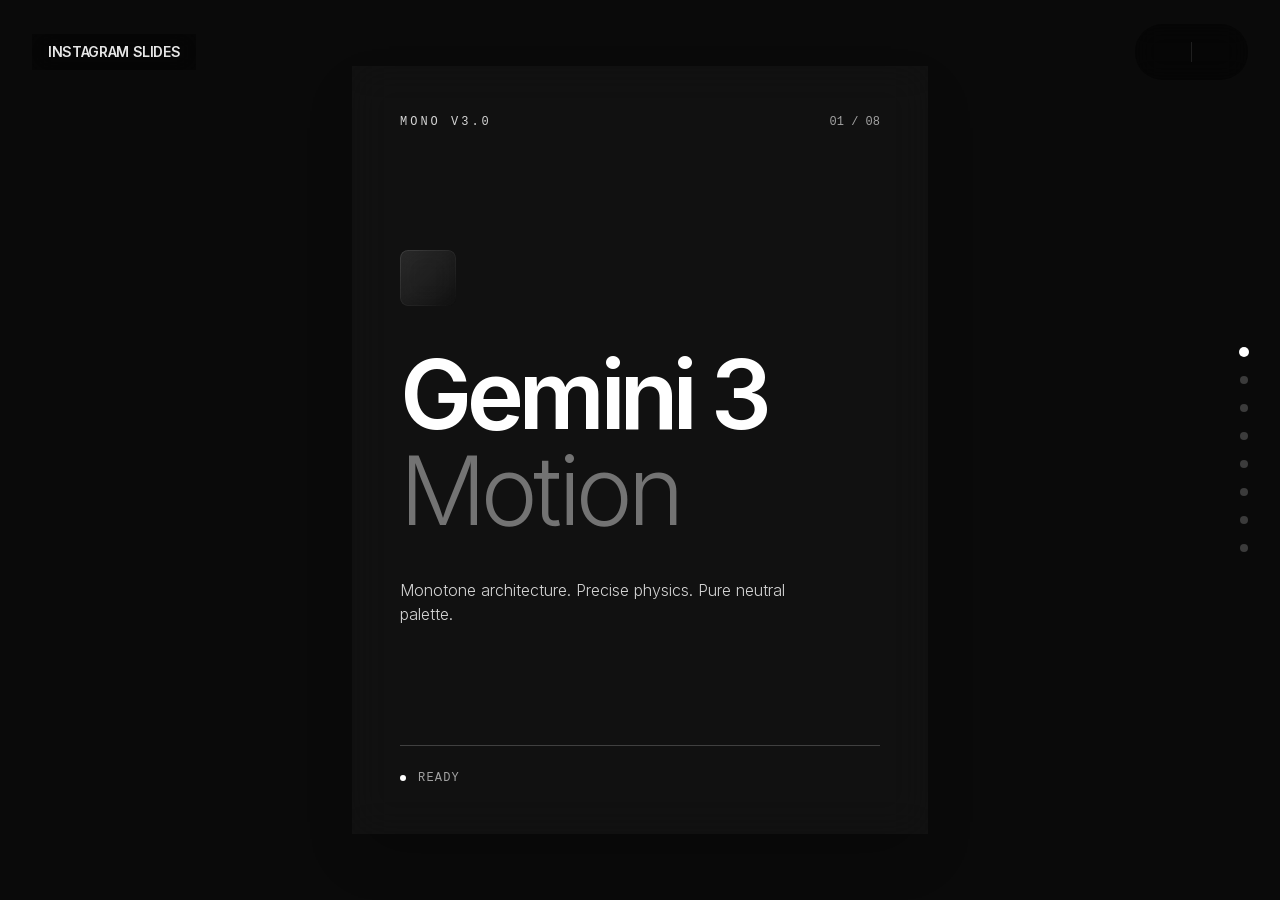
<file: assets/templates/animations-gemini/index.html>
<html lang="en"><head><meta charset="utf-8"/>
<meta content="width=device-width, initial-scale=1.0" name="viewport"/>
<title>Gemini 3 Animation Guide - Monotone V2</title>
<!-- Scripts -->
<script src="assets/resource_3fa48481346f.js"></script>
<script src="assets/iconify-icon_e19829e7f0e8.js"></script>
<link href="assets/css2_d532a689d235.css" rel="stylesheet"/>
<style>
/* Base Setup */
:root {
--bg-deep: #050505;
}
body {
font-family: 'Inter', sans-serif;
background-color: var(--bg-deep);
color: #e5e5e5;
scrollbar-width: none;
-ms-overflow-style: none;
}
body::-webkit-scrollbar {
display: none;
}
html {
scroll-behavior: smooth;
}
/* Animations */
@keyframes animationIn {
0% { opacity: 0; transform: translateY(30px); filter: blur(10px); }
100% { opacity: 1; transform: translateY(0); filter: blur(0px); }
}
@keyframes marquee {
0% { transform: translateX(0); }
100% { transform: translateX(-50%); }
}
.animate-marquee { animation: marquee 40s linear infinite; }
@keyframes shimmer {
from { transform: translateX(-100%) skewX(-15deg); }
to { transform: translateX(200%) skewX(-15deg); }
}
@keyframes textSlide {
0% { transform: translateY(110%); opacity: 0; }
100% { transform: translateY(0); opacity: 1; }
}
.text-clip-anim span {
display: inline-block;
animation: textSlide 0.9s cubic-bezier(0.16, 1, 0.3, 1) forwards;
opacity: 0;
}
/* Flashlight Effect */
.flashlight-card { background: rgba(255, 255, 255, 0.01); }
.flashlight-card::before {
content: "";
position: absolute;
inset: 0px;
background: radial-gradient(
800px circle at var(--mouse-x) var(--mouse-y),
rgba(255, 255, 255, 0.08),
transparent 40%
);
opacity: 0;
transition: opacity 0.5s;
pointer-events: none;
z-index: 2;
}
.flashlight-card:hover::before { opacity: 1; }
/* Utility */
.glass-panel {
background: rgba(23, 23, 23, 0.6);
backdrop-filter: blur(20px);
}
</style>
<link href="assets/css2_86e10c4bcbd4.css" id="all-fonts-link-font-geist" rel="stylesheet"/><style id="all-fonts-style-font-geist">.font-geist { font-family: 'Geist', sans-serif !important; }</style><link href="assets/css2_0fc20595ebff.css" id="all-fonts-link-font-roboto" rel="stylesheet"/><style id="all-fonts-style-font-roboto">.font-roboto { font-family: 'Roboto', sans-serif !important; }</style><link href="assets/css2_23afcbef9bdd.css" id="all-fonts-link-font-montserrat" rel="stylesheet"/><style id="all-fonts-style-font-montserrat">.font-montserrat { font-family: 'Montserrat', sans-serif !important; }</style><link href="assets/css2_82ced711bf49.css" id="all-fonts-link-font-poppins" rel="stylesheet"/><style id="all-fonts-style-font-poppins">.font-poppins { font-family: 'Poppins', sans-serif !important; }</style><link href="assets/css2_fa22aa91016e.css" id="all-fonts-link-font-playfair" rel="stylesheet"/><style id="all-fonts-style-font-playfair">.font-playfair { font-family: 'Playfair Display', serif !important; }</style><link href="assets/css2_2b2d87bc82d8.css" id="all-fonts-link-font-instrument-serif" rel="stylesheet"/><style id="all-fonts-style-font-instrument-serif">.font-instrument-serif { font-family: 'Instrument Serif', serif !important; }</style><link href="assets/css2_4fef849c83da.css" id="all-fonts-link-font-merriweather" rel="stylesheet"/><style id="all-fonts-style-font-merriweather">.font-merriweather { font-family: 'Merriweather', serif !important; }</style><link href="assets/css2_a7b22b336fe1.css" id="all-fonts-link-font-bricolage" rel="stylesheet"/><style id="all-fonts-style-font-bricolage">.font-bricolage { font-family: 'Bricolage Grotesque', sans-serif !important; }</style><link href="assets/css2_0b2072b66163.css" id="all-fonts-link-font-jakarta" rel="stylesheet"/><style id="all-fonts-style-font-jakarta">.font-jakarta { font-family: 'Plus Jakarta Sans', sans-serif !important; }</style><link href="assets/css2_9b8bf743d4a8.css" id="all-fonts-link-font-manrope" rel="stylesheet"/><style id="all-fonts-style-font-manrope">.font-manrope { font-family: 'Manrope', sans-serif !important; }</style><link href="assets/css2_8e191ef32247.css" id="all-fonts-link-font-space-grotesk" rel="stylesheet"/><style id="all-fonts-style-font-space-grotesk">.font-space-grotesk { font-family: 'Space Grotesk', sans-serif !important; }</style><link href="assets/css2_70fd47a02eed.css" id="all-fonts-link-font-work-sans" rel="stylesheet"/><style id="all-fonts-style-font-work-sans">.font-work-sans { font-family: 'Work Sans', sans-serif !important; }</style><link href="assets/css2_b52fc18295f8.css" id="all-fonts-link-font-pt-serif" rel="stylesheet"/><style id="all-fonts-style-font-pt-serif">.font-pt-serif { font-family: 'PT Serif', serif !important; }</style><link href="assets/css2_62759cd015bd.css" id="all-fonts-link-font-geist-mono" rel="stylesheet"/><style id="all-fonts-style-font-geist-mono">.font-geist-mono { font-family: 'Geist Mono', monospace !important; }</style><link href="assets/css2_f495c2faa2a6.css" id="all-fonts-link-font-space-mono" rel="stylesheet"/><style id="all-fonts-style-font-space-mono">.font-space-mono { font-family: 'Space Mono', monospace !important; }</style><link href="assets/css2_6f16cdd6fd9f.css" id="all-fonts-link-font-quicksand" rel="stylesheet"/><style id="all-fonts-style-font-quicksand">.font-quicksand { font-family: 'Quicksand', sans-serif !important; }</style><link href="assets/css2_94cb6f0c406a.css" id="all-fonts-link-font-nunito" rel="stylesheet"/><style id="all-fonts-style-font-nunito">.font-nunito { font-family: 'Nunito', sans-serif !important; }</style><style id="border-gradient-shared-style">
[style*="--border-gradient"]::before {
content: "";
position: absolute;
inset: 0;
padding: 1px;
border-radius: var(--border-radius-before, inherit);
-webkit-mask: linear-gradient(#fff 0 0) content-box,
linear-gradient(#fff 0 0);
-webkit-mask-composite: xor;
mask-composite: exclude;
background: var(--border-gradient);
pointer-events: none;
}</style> <style>
/* 3D Transform utilities */
</style>
<script>
// Configure Tailwind to include our custom 3D transform utilities
tailwind.config = {
theme: {
extend: {
// Add any custom theme extensions here if needed
}
},
plugins: [
function({ addUtilities }) {
const rotateXUtilities = {};
const rotateYUtilities = {};
const rotateZUtilities = {};
const rotateValues = [0, 5, 10, 15, 20, 30, 45, 75];
// Generate rotate-x utilities
rotateValues.forEach((value) => {
rotateXUtilities[`.rotate-x-${value}`] = {
'--tw-rotate-x': `${value}deg`,
transform: `
translate3d(var(--tw-translate-x, 0), var(--tw-translate-y, 0), var(--tw-translate-z, 0))
rotateX(var(--tw-rotate-x, 0))
rotateY(var(--tw-rotate-y, 0))
rotateZ(var(--tw-rotate-z, 0))
skewX(var(--tw-skew-x, 0))
skewY(var(--tw-skew-y, 0))
scaleX(var(--tw-scale-x, 1))
scaleY(var(--tw-scale-y, 1))
`.replace(/\\s+/g, ' ').trim(),
};
if (value !== 0) {
rotateXUtilities[`.-rotate-x-${value}`] = {
'--tw-rotate-x': `-${value}deg`,
transform: `
translate3d(var(--tw-translate-x, 0), var(--tw-translate-y, 0), var(--tw-translate-z, 0))
rotateX(var(--tw-rotate-x, 0))
rotateY(var(--tw-rotate-y, 0))
rotateZ(var(--tw-rotate-z, 0))
skewX(var(--tw-skew-x, 0))
skewY(var(--tw-skew-y, 0))
scaleX(var(--tw-scale-x, 1))
scaleY(var(--tw-scale-y, 1))
`.replace(/\\s+/g, ' ').trim(),
};
}
});
// Generate rotate-y utilities
rotateValues.forEach((value) => {
rotateYUtilities[`.rotate-y-${value}`] = {
'--tw-rotate-y': `${value}deg`,
transform: `
translate3d(var(--tw-translate-x, 0), var(--tw-translate-y, 0), var(--tw-translate-z, 0))
rotateX(var(--tw-rotate-x, 0))
rotateY(var(--tw-rotate-y, 0))
rotateZ(var(--tw-rotate-z, 0))
skewX(var(--tw-skew-x, 0))
skewY(var(--tw-skew-y, 0))
scaleX(var(--tw-scale-x, 1))
scaleY(var(--tw-scale-y, 1))
`.replace(/\\s+/g, ' ').trim(),
};
if (value !== 0) {
rotateYUtilities[`.-rotate-y-${value}`] = {
'--tw-rotate-y': `-${value}deg`,
transform: `
translate3d(var(--tw-translate-x, 0), var(--tw-translate-y, 0), var(--tw-translate-z, 0))
rotateX(var(--tw-rotate-x, 0))
rotateY(var(--tw-rotate-y, 0))
rotateZ(var(--tw-rotate-z, 0))
skewX(var(--tw-skew-x, 0))
skewY(var(--tw-skew-y, 0))
scaleX(var(--tw-scale-x, 1))
scaleY(var(--tw-scale-y, 1))
`.replace(/\\s+/g, ' ').trim(),
};
}
});
// Generate rotate-z utilities
rotateValues.forEach((value) => {
rotateZUtilities[`.rotate-z-${value}`] = {
'--tw-rotate-z': `${value}deg`,
transform: `
translate3d(var(--tw-translate-x, 0), var(--tw-translate-y, 0), var(--tw-translate-z, 0))
rotateX(var(--tw-rotate-x, 0))
rotateY(var(--tw-rotate-y, 0))
rotateZ(var(--tw-rotate-z, 0))
skewX(var(--tw-skew-x, 0))
skewY(var(--tw-skew-y, 0))
scaleX(var(--tw-scale-x, 1))
scaleY(var(--tw-scale-y, 1))
`.replace(/\\s+/g, ' ').trim(),
};
if (value !== 0) {
rotateZUtilities[`.-rotate-z-${value}`] = {
'--tw-rotate-z': `-${value}deg`,
transform: `
translate3d(var(--tw-translate-x, 0), var(--tw-translate-y, 0), var(--tw-translate-z, 0))
rotateX(var(--tw-rotate-x, 0))
rotateY(var(--tw-rotate-y, 0))
rotateZ(var(--tw-rotate-z, 0))
skewX(var(--tw-skew-x, 0))
skewY(var(--tw-skew-y, 0))
scaleX(var(--tw-scale-x, 1))
scaleY(var(--tw-scale-y, 1))
`.replace(/\\s+/g, ' ').trim(),
};
}
});
// Perspective utilities
const perspectiveUtilities = {
".perspective-none": { perspective: "none" },
".perspective-dramatic": { perspective: "100px" },
".perspective-near": { perspective: "300px" },
".perspective-normal": { perspective: "500px" },
".perspective-midrange": { perspective: "800px" },
".perspective-distant": { perspective: "1200px" },
};
// Transform style utilities
const transformStyleUtilities = {
".transform-style-preserve-3d": { "transform-style": "preserve-3d" },
".transform-style-flat": { "transform-style": "flat" },
};
addUtilities({
...rotateXUtilities,
...rotateYUtilities,
...rotateZUtilities,
...perspectiveUtilities,
...transformStyleUtilities,
});
}
]
};
</script></head>
<body class="antialiased selection:bg-white/20 selection:text-white relative bg-neutral-950 overflow-hidden">
<!-- Fixed Header -->
<header class="fixed top-0 left-0 right-0 z-[60] px-4 md:px-8 py-4 md:py-6 flex justify-between items-center pointer-events-none">
<div class="pointer-events-auto">
<h1 class="text-xs md:text-sm font-semibold tracking-tight text-white uppercase opacity-90 backdrop-blur-md px-3 md:px-4 py-2 rounded-none bg-black/40">
                Instagram Slides
            </h1>
</div>
<div class="pointer-events-auto flex items-center gap-2 backdrop-blur-md p-2 rounded-full bg-black/40">
<button class="w-8 h-8 md:w-10 md:h-10 flex items-center justify-center rounded-full hover:bg-white/10 transition-colors text-white/70 hover:text-white" onclick="navigateSlide(-1)">
<iconify-icon class="md:w-6 md:h-6" icon="solar:alt-arrow-up-bold-duotone" width="20"></iconify-icon>
</button>
<div class="w-[1px] h-4 md:h-5 bg-white/10"></div>
<button class="w-8 h-8 md:w-10 md:h-10 flex items-center justify-center rounded-full hover:bg-white/10 transition-colors text-white/70 hover:text-white" onclick="navigateSlide(1)">
<iconify-icon class="md:w-6 md:h-6" icon="solar:alt-arrow-down-bold-duotone" width="20"></iconify-icon>
</button>
</div>
</header>
<!-- Navigation Dots (Hidden on Mobile) -->
<div class="fixed right-8 top-1/2 -translate-y-1/2 z-[60] hidden md:flex flex-col gap-5" id="nav-dots">
<a aria-label="Go to slide 1" class="nav-dot w-2 h-2 rounded-full hover:bg-white transition-all duration-300" href="#section-1"></a>
<a aria-label="Go to slide 2" class="nav-dot w-2 h-2 rounded-full hover:bg-white transition-all duration-300" href="#section-2"></a>
<a aria-label="Go to slide 3" class="nav-dot w-2 h-2 rounded-full hover:bg-white transition-all duration-300" href="#section-3"></a>
<a aria-label="Go to slide 4" class="nav-dot w-2 h-2 rounded-full hover:bg-white transition-all duration-300" href="#section-4"></a>
<a aria-label="Go to slide 5" class="nav-dot w-2 h-2 rounded-full hover:bg-white transition-all duration-300" href="#section-5"></a>
<a aria-label="Go to slide 6" class="nav-dot w-2 h-2 rounded-full hover:bg-white transition-all duration-300" href="#section-6"></a>
<a aria-label="Go to slide 7" class="nav-dot w-2 h-2 rounded-full hover:bg-white transition-all duration-300" href="#section-7"></a>
<a aria-label="Go to slide 8" class="nav-dot w-2 h-2 rounded-full hover:bg-white transition-all duration-300" href="#section-8"></a>
</div>
<!-- Scroll Container -->
<main class="overflow-y-scroll snap-y snap-mandatory scroll-smooth w-full h-screen relative" id="main-scroll">
<!-- Slide 1: Cover -->
<section class="snap-start shrink-0 flex w-full h-screen pt-0 pr-0 pb-0 pl-0 relative items-center justify-center" data-index="0" id="section-1">
<div class="h-full md:h-auto md:aspect-[3/4] glass-panel overflow-hidden flex flex-col group bg-center w-full max-w-none md:max-w-xl bg-cover rounded-none pt-20 md:pt-12 pr-6 md:pr-12 pb-12 pl-6 md:pl-12 relative shadow-2xl justify-between bg-[url(https://hoirqrkdgbmvpwutwuwj.supabase.co/storage/v1/object/public/assets/assets/53970266-f8db-425c-8883-5535f3e41c4d_1600w.webp)]" style="transition: outline 0.1s ease-in-out;">
<div class="flex justify-between items-center opacity-70 animate-on-scroll [animation:animationIn_0.8s_ease-out_0.1s_both] animate">
<span class="text-xs uppercase tracking-[0.25em] font-mono text-neutral-300">Mono V3.0</span>
<span class="text-xs font-mono text-neutral-400">01 / 08</span>
</div>
<div class="relative z-10 space-y-6 md:space-y-10">
<div class="flex animate-on-scroll [animation:animationIn_0.8s_ease-out_0.2s_both] animate bg-gradient-to-br from-white/10 to-white/0 w-12 h-12 md:w-14 md:h-14 rounded-lg mb-4 md:mb-6 backdrop-blur-md items-center justify-center" style="position: relative; --border-gradient: linear-gradient(135deg, rgba(255, 255, 255, 0.1), rgba(255, 255, 255, 0)); --border-radius-before: 8px">
<!-- Solar Icon -->
<iconify-icon class="text-2xl md:text-3xl text-white" icon="solar:stars-minimalistic-bold-duotone"></iconify-icon>
</div>
<h1 class="leading-[0.9] animate-on-scroll [animation:animationIn_0.8s_ease-out_0.3s_both] animate text-6xl md:text-8xl font-semibold text-white tracking-tighter">
          Gemini 3<br/>
<span class="font-light text-neutral-500">Motion</span>
</h1>
<p class="leading-relaxed animate-on-scroll [animation:animationIn_0.8s_ease-out_0.4s_both] animate text-sm md:text-base font-light text-neutral-300 max-w-[90%]">
          Monotone architecture. Precise physics. Pure neutral palette.
        </p>
</div>
<div class="space-y-6 animate-on-scroll [animation:animationIn_0.8s_ease-out_0.6s_both] animate">
<div class="h-[1px] w-full bg-white/20"></div>
<div class="flex justify-between items-end">
<div class="flex items-center gap-3 text-xs text-neutral-400 font-mono uppercase tracking-widest">
<span class="w-1.5 h-1.5 bg-white rounded-full animate-pulse"></span>
            Ready
          </div>
<iconify-icon class="text-2xl text-white animate-bounce" icon="solar:arrow-down-bold-duotone"></iconify-icon>
</div>
</div>
</div>
</section>
<!-- Slide 2: Intro -->
<section class="snap-start shrink-0 flex w-full h-screen pt-0 pr-0 pb-0 pl-0 relative items-center justify-center" data-index="1" id="section-2">
<div class="h-full md:h-auto md:aspect-[3/4] glass-panel overflow-hidden flex flex-col bg-center w-full bg-[url(https://hoirqrkdgbmvpwutwuwj.supabase.co/storage/v1/object/public/assets/assets/d1e715c0-e250-4e7f-a4f5-433e96d81f31_1600w.webp)] max-w-none md:max-w-xl bg-cover rounded-none pt-20 md:pt-12 pr-6 md:pr-12 pb-12 pl-6 md:pl-12 relative">
<span class="text-xs uppercase tracking-[0.25em] font-mono text-neutral-400 mb-6 md:mb-10 block animate-on-scroll [animation:animationIn_0.8s_ease-out_0.1s_both]">02 — Intro</span>
<h2 class="animate-on-scroll [animation:animationIn_0.8s_ease-out_0.2s_both] text-4xl md:text-6xl font-medium text-white tracking-tight mb-4 md:mb-6">
        Enhance with<br/><span class="text-neutral-500">Motion</span></h2>
<p class="text-sm md:text-base text-neutral-400 mb-8 md:mb-12 leading-relaxed max-w-md animate-on-scroll [animation:animationIn_0.8s_ease-out_0.3s_both]">
        Structure: Hero intro, hover interactions, reveal.
      </p>
<div class="flex-1 bg-neutral-900/60 rounded-none p-4 md:p-6 relative overflow-hidden group animate-on-scroll [animation:animationIn_0.8s_ease-out_0.4s_both]">
<div class="bg-center bg-gradient-to-br from-black/10 to-black/0 opacity-100 absolute top-0 right-0 bottom-0 left-0 backdrop-blur-lg">
</div>
<div class="z-10 mt-2 relative space-y-4">
<div class="animate-on-scroll [animation:animationIn_0.8s_ease-out_0.5s_both] bg-gradient-to-br from-white/10 to-white/0 w-2/3 h-8 rounded-none backdrop-blur">
</div>
<div class="animate-on-scroll [animation:animationIn_0.8s_ease-out_0.6s_both] bg-gradient-to-br from-white/10 to-white/0 w-full h-16 md:h-24 rounded-none backdrop-blur">
</div>
<div class="flex gap-3">
<div class="animate-on-scroll [animation:animationIn_0.8s_ease-out_0.7s_both] bg-gradient-to-br from-white/10 to-white/0 w-1/2 h-16 md:h-20 rounded-none backdrop-blur">
</div>
<div class="animate-on-scroll [animation:animationIn_0.8s_ease-out_0.8s_both] bg-gradient-to-br from-white/10 to-white/0 w-1/2 h-16 md:h-20 rounded-none backdrop-blur">
</div>
</div>
</div>
<div class="absolute bottom-6 left-6 right-6 bg-black/80 backdrop-blur-md p-4 rounded-none animate-on-scroll [animation:animationIn_0.8s_ease-out_1s_both]">
<p class="leading-tight text-xs md:text-base text-neutral-300 font-mono">
            "Animate when in view: fade in, slide in, blur in..."
          </p>
</div>
</div>
</div>
</section>
<!-- Slide 3: Buttons -->
<section class="snap-start shrink-0 flex w-full h-screen pt-0 pr-0 pb-0 pl-0 relative items-center justify-center" data-index="2" id="section-3">
<div class="h-full md:h-auto md:aspect-[3/4] glass-panel overflow-hidden flex flex-col bg-center w-full bg-[url(https://hoirqrkdgbmvpwutwuwj.supabase.co/storage/v1/object/public/assets/assets/6ea6d66c-a7a6-4548-9b3f-680a206078c3_1600w.webp)] max-w-none md:max-w-xl bg-cover rounded-none pt-20 md:pt-12 pr-6 md:pr-12 pb-12 pl-6 md:pl-12 relative items-center justify-center">
<div class="absolute top-20 md:top-12 left-6 md:left-12 right-6 md:right-12">
<span class="text-xs uppercase tracking-[0.25em] font-mono text-neutral-400">03 — Buttons</span>
<h2 class="text-4xl md:text-5xl font-medium text-white tracking-tight mt-4">Beam Animation</h2>
</div>
<div class="group animate-on-scroll [animation:animationIn_0.8s_ease-out_0.3s_both] mt-20 md:mt-80 relative scale-110 md:scale-125">
<div class="-inset-2 group-hover:opacity-100 transition duration-500 bg-neutral-600/30 opacity-0 rounded-full absolute blur-xl">
</div>
<!-- Shimmer Beam Animation Layer -->
<div class="absolute -inset-[1px] rounded-full overflow-hidden opacity-0 group-hover:opacity-100 transition duration-500 pointer-events-none">
<div class="absolute top-1/2 left-1/2 -translate-x-1/2 -translate-y-1/2 w-[300%] h-[300%] bg-[conic-gradient(from_0deg,transparent_0_340deg,white_360deg)] animate-[spin_2s_linear_infinite]"></div>
</div>
<button class="group relative z-10 flex items-center justify-center overflow-hidden rounded-full p-[1px] leading-none">
<span class="absolute inset-[-1000%] animate-[spin_2s_linear_infinite] bg-[conic-gradient(from_0deg,transparent_0_340deg,white_360deg)]"></span>
<span class="relative flex h-full w-full items-center rounded-full bg-black pt-4 pr-10 pb-4 pl-10 ring-1 ring-white/10">
<span class="absolute inset-0 overflow-hidden rounded-full">
<span class="absolute top-0 left-0 h-full w-full -skew-x-12 bg-gradient-to-r from-transparent via-white/20 to-transparent opacity-0 group-hover:animate-[shimmer_1.5s_infinite] group-hover:opacity-100"></span>
</span>
<span class="relative z-10 flex items-center">
<span class="text-lg font-medium tracking-wide text-white">Get Access</span>
</span>
<span class="relative z-10 ml-4 flex items-center text-neutral-500 transition duration-200 group-hover:translate-x-1 group-hover:text-white">
<iconify-icon class="text-2xl" icon="solar:arrow-right-bold-duotone"></iconify-icon>
</span>
</span>
</button>
</div>
<div class="mt-20 p-6 border-l-2 border-white/20 rounded-none w-full animate-on-scroll [animation:animationIn_0.8s_ease-out_0.5s_both]">
<p class="leading-relaxed text-sm md:text-base text-neutral-400 font-mono">
<span class="text-white">Prompt:</span> "Add a 1px shimmer beam animation around the pill-shaped button on
          hover."
        </p>
</div>
</div>
</section>
<!-- Slide 4: Typography -->
<section class="h-screen w-full snap-start shrink-0 flex items-center justify-center relative p-0" data-index="3" id="section-4">
<div class="h-full md:h-auto md:aspect-[3/4] glass-panel overflow-hidden flex flex-col bg-neutral-900/50 w-full max-w-none md:max-w-xl rounded-none pt-20 md:pt-12 pr-6 md:pr-12 pb-12 pl-6 md:pl-12 relative justify-center">
<span class="absolute top-20 md:top-12 left-6 md:left-12 text-xs uppercase tracking-[0.25em] font-mono text-neutral-500 animate-on-scroll [animation:animationIn_0.8s_ease-out_0.1s_both]">04 — Typography</span>
<div class="space-y-1">
<div class="flex animate-on-scroll [animation:animationIn_0.8s_ease-out_0.2s_both]">
<h2 class="text-5xl md:text-7xl font-semibold text-white tracking-tighter" style="animation-delay: 0s">Clip-path</h2>
</div>
<div class="flex animate-on-scroll [animation:animationIn_0.8s_ease-out_0.3s_both]">
<h2 class="text-5xl md:text-7xl font-semibold text-neutral-600 tracking-tighter" style="animation-delay: 0.1s">Typography</h2>
</div>
<div class="flex animate-on-scroll [animation:animationIn_0.8s_ease-out_0.4s_both]">
<h2 class="text-5xl md:text-7xl font-semibold text-neutral-800 tracking-tighter" style="animation-delay: 0.2s">Animation</h2>
</div>
</div>
<div class="animate-on-scroll [animation:animationIn_0.8s_ease-out_0.6s_both] text-sm md:text-base font-light text-neutral-500 border-neutral-800 border-l-2 mt-16 pl-6">
        "Add a vertical text clip slide down animation letter by letter"
      </div>
</div>
</section>
<!-- Slide 5: Logos -->
<section class="snap-start shrink-0 flex w-full h-screen pt-0 pr-0 pb-0 pl-0 relative items-center justify-center" data-index="4" id="section-5">
<div class="h-full md:h-auto md:aspect-[3/4] glass-panel overflow-hidden flex flex-col w-full max-w-none md:max-w-xl rounded-none p-0 relative justify-center bg-neutral-900/40">
<div class="p-6 md:p-12 pb-0">
<span class="text-xs uppercase tracking-[0.25em] font-mono text-neutral-500 animate-on-scroll [animation:animationIn_0.8s_ease-out_0.1s_both]">05 — Social Proof</span>
<h2 class="text-4xl md:text-5xl font-medium tracking-tight mt-4 mb-8 md:mb-16 text-white animate-on-scroll [animation:animationIn_0.8s_ease-out_0.2s_both]">
          Infinite Loop</h2>
</div>
<div class="relative w-full py-12 md:py-16 border-y border-white/5 bg-black/40 animate-on-scroll [animation:animationIn_0.8s_ease-out_0.4s_both]">
<div class="absolute left-0 top-0 bottom-0 w-12 md:w-24 z-10 bg-gradient-to-r from-[#0d0d0d] to-transparent"></div>
<div class="absolute right-0 top-0 bottom-0 w-12 md:w-24 z-10 bg-gradient-to-l from-[#0d0d0d] to-transparent"></div>
<div class="flex overflow-hidden w-full">
<div class="flex animate-marquee whitespace-nowrap gap-8 md:gap-16 items-center">
<!-- Brand icons -->
<iconify-icon class="text-2xl md:text-3xl text-neutral-400" icon="simple-icons:nvidia"></iconify-icon>
<iconify-icon class="text-2xl md:text-3xl text-neutral-400" icon="simple-icons:linear"></iconify-icon>
<iconify-icon class="text-2xl md:text-3xl text-neutral-400" icon="simple-icons:vercel"></iconify-icon>
<iconify-icon class="text-2xl md:text-3xl text-neutral-400" icon="simple-icons:apple"></iconify-icon>
<iconify-icon class="text-4xl md:text-5xl text-neutral-400" icon="simple-icons:stripe"></iconify-icon>
<iconify-icon class="text-4xl md:text-5xl text-neutral-400" icon="simple-icons:spacex"></iconify-icon>
<iconify-icon class="text-2xl md:text-3xl text-neutral-400" icon="simple-icons:nvidia"></iconify-icon>
<iconify-icon class="text-2xl md:text-3xl text-neutral-400" icon="simple-icons:linear"></iconify-icon>
<iconify-icon class="text-2xl md:text-3xl text-neutral-400" icon="simple-icons:vercel"></iconify-icon>
<iconify-icon class="text-2xl md:text-3xl text-neutral-400" icon="simple-icons:apple"></iconify-icon>
<iconify-icon class="text-4xl md:text-5xl text-neutral-400" icon="simple-icons:stripe"></iconify-icon>
<iconify-icon class="text-4xl md:text-5xl text-neutral-400" icon="simple-icons:spacex"></iconify-icon>
</div>
</div>
</div>
<div class="pt-8 pr-6 md:pr-12 pb-12 pl-6 md:pl-12">
<p class="animate-on-scroll [animation:animationIn_0.8s_ease-out_0.6s_both] text-sm md:text-base text-neutral-400 font-mono">
          "Add a marquis infinite loop slow animation using alpha mask"
        </p>
</div>
</div>
</section>
<!-- Slide 6: Switching -->
<section class="h-screen w-full snap-start shrink-0 flex items-center justify-center relative p-0" data-index="5" id="section-6">
<div class="h-full md:h-auto md:aspect-[3/4] glass-panel overflow-hidden flex flex-col bg-center w-full bg-[url(https://hoirqrkdgbmvpwutwuwj.supabase.co/storage/v1/object/public/assets/assets/47ccf769-0cb4-4a95-804e-cc919fd6d449_1600w.webp)] max-w-none md:max-w-xl bg-cover rounded-none pt-20 md:pt-12 pr-6 md:pr-12 pb-12 pl-6 md:pl-12 relative items-center justify-center">
<span class="absolute top-20 md:top-12 left-6 md:left-12 text-xs uppercase tracking-[0.25em] font-mono text-neutral-500 animate-on-scroll [animation:animationIn_0.8s_ease-out_0.1s_both]">06 — Switching</span>
<div class="flex animate-on-scroll [animation:animationIn_0.8s_ease-out_0.3s_both] w-full h-80 relative perspective-1000 items-center justify-center">
<div class="absolute w-[80%] h-[80%] bg-neutral-800/80 backdrop-blur rounded-none -translate-y-6 scale-95 opacity-40">
</div>
<div class="flex flex-col transition-all duration-500 hover:scale-[1.02] z-10 bg-stone-950 w-[85%] h-[85%] ring-white/10 ring-1 rounded-none pt-8 pr-8 pb-8 pl-8 absolute shadow-2xl">
<div class="flex bg-gradient-to-br from-white/10 to-white/0 w-12 h-12 rounded-none mb-6 items-center justify-center">
<iconify-icon class="text-2xl text-white" icon="solar:database-bold-duotone"></iconify-icon>
</div>
<div class="bg-gradient-to-br from-white/10 to-white/0 w-16 h-3 rounded-sm mb-6"></div>
<div class="bg-gradient-to-br from-white/10 to-white/0 w-full h-3 rounded-sm mb-3"></div>
<div class="bg-gradient-to-br from-white/10 to-white/0 w-2/3 h-3 rounded-sm"></div>
</div>
<div class="absolute -bottom-12 flex gap-6">
<button class="flex hover:bg-white hover:text-black transition-colors text-neutral-400 bg-neutral-900 w-12 h-12 rounded-full items-center justify-center" style="position: relative; --border-gradient: linear-gradient(135deg, rgba(255, 255, 255, 0.1), rgba(255, 255, 255, 0)); --border-radius-before: 9999px">
<iconify-icon class="text-xl" icon="solar:arrow-left-bold-duotone"></iconify-icon>
</button>
<button class="flex hover:bg-white hover:text-black transition-colors text-neutral-400 bg-neutral-900 w-12 h-12 rounded-full items-center justify-center" style="position: relative; --border-gradient: linear-gradient(135deg, rgba(255, 255, 255, 0.1), rgba(255, 255, 255, 0)); --border-radius-before: 9999px">
<iconify-icon class="text-xl" icon="solar:arrow-right-bold-duotone"></iconify-icon>
</button>
</div>
</div>
<div class="mt-24 pt-8 pr-6 md:pr-12 pb-12 pl-6 md:pl-12">
<p class="animate-on-scroll [animation:animationIn_0.8s_ease-out_0.6s_both] text-sm md:text-base text-neutral-400 font-mono">"Animate the cards to rotate between 3 cards in a loop. Add prev/next arrows to switch between cards."</p>
</div></div>
</section>
<!-- Slide 7: Interaction -->
<section class="h-screen w-full snap-start shrink-0 flex items-center justify-center relative p-0" data-index="6" id="section-7">
<div class="h-full md:h-auto md:aspect-[3/4] glass-panel overflow-hidden flex flex-col bg-center w-full bg-[url(https://hoirqrkdgbmvpwutwuwj.supabase.co/storage/v1/object/public/assets/assets/7b8e6a1f-44f9-49ef-a26c-bf0d87724acf_1600w.webp)] max-w-none md:max-w-xl bg-cover rounded-none pt-20 md:pt-12 pr-6 md:pr-12 pb-12 pl-6 md:pl-12 relative justify-center">
<span class="absolute top-20 md:top-12 left-6 md:left-12 text-xs uppercase tracking-[0.25em] font-mono text-neutral-500 animate-on-scroll [animation:animationIn_0.8s_ease-out_0.1s_both]">07 — Interaction</span>
<h2 class="text-4xl md:text-5xl font-medium tracking-tight mb-8 md:mb-12 text-white animate-on-scroll [animation:animationIn_0.8s_ease-out_0.2s_both]">
        Flashlight Reveal</h2>
<div class="grid grid-cols-2 gap-x-4 md:gap-x-6 gap-y-4 md:gap-y-6">
<div class="flashlight-card relative aspect-square border-0 bg-neutral-900/60 ring-1 ring-white/5 rounded-none p-4 md:p-6 flex flex-col justify-end group overflow-hidden animate-on-scroll [animation:animationIn_0.8s_ease-out_0.4s_both]" onmousemove="const rect = this.getBoundingClientRect(); this.style.setProperty('--mouse-x', `${event.clientX - rect.left}px`); this.style.setProperty('--mouse-y', `${event.clientY - rect.top}px`);">
<iconify-icon class="text-3xl md:text-5xl text-neutral-500 mb-2 md:mb-4 group-hover:text-white transition-colors duration-500" icon="solar:layers-minimalistic-bold-duotone"></iconify-icon>
<div class="text-xs md:text-sm text-neutral-400 font-medium tracking-wide">Hover Me</div>
</div>
<div class="flashlight-card aspect-square flex flex-col group overflow-hidden animate-on-scroll [animation:animationIn_0.8s_ease-out_0.6s_both] bg-neutral-900/60 border-0 ring-white/5 ring-1 rounded-none p-4 md:p-6 relative backdrop-blur justify-end" onmousemove="const rect = this.getBoundingClientRect(); this.style.setProperty('--mouse-x', `${event.clientX - rect.left}px`); this.style.setProperty('--mouse-y', `${event.clientY - rect.top}px`);" style="--mouse-x: 106.5px; --mouse-y: 219px;">
<iconify-icon class="text-3xl md:text-5xl text-neutral-500 mb-2 md:mb-4 group-hover:text-white transition-colors duration-500" icon="solar:cpu-bold-duotone"></iconify-icon>
<div class="text-xs md:text-sm text-neutral-400 font-medium tracking-wide">Trace Border</div>
</div>
</div>
<div class="mt-8 md:mt-10 text-xs text-neutral-500 font-mono animate-on-scroll [animation:animationIn_0.8s_ease-out_0.8s_both]">
        "Add a subtle flashlight effect on hover/mouse position to background."
      </div>
</div>
</section>
<!-- Slide 8: End -->
<section class="h-screen w-full snap-start shrink-0 flex items-center justify-center relative p-0" data-index="7" id="section-8">
<div class="h-full md:h-auto md:aspect-[3/4] glass-panel overflow-hidden flex flex-col bg-center w-full bg-[url(https://hoirqrkdgbmvpwutwuwj.supabase.co/storage/v1/object/public/assets/assets/67df17f7-9681-4bd3-927b-ac569042a884_1600w.webp)] max-w-none md:max-w-xl bg-cover rounded-none pt-0 pr-0 pb-0 pl-0 relative justify-between">
<div class="p-6 md:p-12 pt-20 md:pt-12">
<span class="text-xs uppercase tracking-[0.25em] font-mono text-neutral-500 animate-on-scroll [animation:animationIn_0.8s_ease-out_0.1s_both]">08 — End</span>
<h1 class="animate-on-scroll [animation:animationIn_0.8s_ease-out_0.2s_both] text-5xl md:text-7xl font-medium text-white tracking-tighter mt-6 mb-4">
          Build Better<br/>Interfaces.</h1>
</div>
<div class="overflow-hidden mask-image-gradient animate-on-scroll [animation:animationIn_0.8s_ease-out_0.4s_both] h-48 md:h-56 z-10 relative" style="mask-image: linear-gradient(180deg, transparent, black 20%, black 95%, transparent); -webkit-mask-image: linear-gradient(180deg, transparent, black 20%, black 95%, transparent);">
<div class="space-y-4 p-6 md:p-8 opacity-60 grayscale hover:grayscale-0 transition-all duration-700">
<div class="bg-gradient-to-br from-black/0 via-black/10 to-black/0 ring-white/5 ring-1 rounded-none px-4 py-4 md:px-6 md:py-6 backdrop-blur-sm">
<p class="text-sm md:text-base text-neutral-300">"The beam effect is subtle but changes everything."</p>
</div>
<div class="bg-gradient-to-br from-black/0 via-black/10 to-black/0 ring-white/5 ring-1 rounded-none ml-4 md:ml-8 px-4 py-4 md:px-6 md:py-6 backdrop-blur-sm">
<p class="text-sm md:text-base text-neutral-300">"Gemini 3 understands motion physics."</p>
</div>
<div class="bg-gradient-to-br from-black/0 via-black/10 to-black/0 rounded-none ring-white/5 ring-1 px-4 py-4 md:px-6 md:py-6 backdrop-blur-sm">
<p class="text-xs md:text-sm text-neutral-300">"Cleanest implementation of glassmorphism."</p>
</div>
</div>
</div>
<div class="animate-on-scroll [animation:animationIn_0.8s_ease-out_0.6s_both] bg-gradient-to-t from-black/90 to-transparent p-6 md:p-12 pb-12">
<button class="w-full group relative flex items-center justify-center gap-3 bg-white text-black py-4 md:py-5 rounded-none overflow-hidden hover:bg-neutral-200 transition-colors">
<span class="text-xs md:text-sm font-bold uppercase tracking-widest z-10">Follow @mengto</span>
<iconify-icon class="text-xl md:text-2xl z-10 group-hover:translate-x-1 group-hover:-translate-y-1 transition-transform" icon="solar:arrow-right-up-bold-duotone"></iconify-icon>
</button>
</div>
</div>
</section>
</main>
<script>
        // Existing Animation Observer
        (function () {
            const style = document.createElement("style");
            style.textContent = `
            .animate-on-scroll { animation-play-state: paused !important; }
            .animate-on-scroll.animate { animation-play-state: running !important; }
            `;
            document.head.appendChild(style);

            const once = true;

            if (!window.__inViewIO) {
            window.__inViewIO = new IntersectionObserver((entries) => {
                entries.forEach((entry) => {
                if (entry.isIntersecting) {
                    entry.target.classList.add("animate");
                    if (once) window.__inViewIO.unobserve(entry.target);
                }
                });
            }, { threshold: 0.2 });
            }

            window.initInViewAnimations = function (selector = ".animate-on-scroll") {
            document.querySelectorAll(selector).forEach((el) => {
                window.__inViewIO.observe(el);
            });
            };

            document.addEventListener("DOMContentLoaded", () => initInViewAnimations());
        })();

        // Navigation Logic
        const sections = document.querySelectorAll('section');
        const dots = document.querySelectorAll('.nav-dot');
        const scroller = document.getElementById('main-scroll');
        let currentSectionIndex = 0;

        // Update Active Dot based on scroll
        const navObserver = new IntersectionObserver((entries) => {
            entries.forEach(entry => {
                if (entry.isIntersecting) {
                    const index = parseInt(entry.target.getAttribute('data-index'));
                    currentSectionIndex = index;
                    
                    // Update dots
                    dots.forEach(d => {
                        d.classList.remove('bg-white', 'scale-125');
                        d.classList.add('bg-white/20');
                    });
                    
                    // Highlight current dot
                    if(dots[index]) {
                        dots[index].classList.remove('bg-white/20');
                        dots[index].classList.add('bg-white', 'scale-125');
                    }
                }
            });
        }, { threshold: 0.5 });

        sections.forEach(section => navObserver.observe(section));

        // Arrow Navigation
        window.navigateSlide = function(direction) {
            let nextIndex = currentSectionIndex + direction;
            
            // Clamp
            if (nextIndex < 0) nextIndex = 0;
            if (nextIndex >= sections.length) nextIndex = sections.length - 1;
            
            // Scroll
            const target = sections[nextIndex];
            if(target) {
                target.scrollIntoView({ behavior: 'smooth' });
            }
        }
    </script>
<script data-img-fallback-handler="">!function(){var f=["https://hoirqrkdgbmvpwutwuwj.supabase.co/storage/v1/object/public/assets/assets/917d6f93-fb36-439a-8c48-884b67b35381_1600w.jpg","https://hoirqrkdgbmvpwutwuwj.supabase.co/storage/v1/object/public/assets/assets/4734259a-bad7-422f-981e-ce01e79184f2_1600w.jpg","https://hoirqrkdgbmvpwutwuwj.supabase.co/storage/v1/object/public/assets/assets/c543a9e1-f226-4ced-80b0-feb8445a75b9_1600w.jpg","https://hoirqrkdgbmvpwutwuwj.supabase.co/storage/v1/object/public/assets/assets/5bab247f-35d9-400d-a82b-fd87cfe913d2_1600w.webp","https://hoirqrkdgbmvpwutwuwj.supabase.co/storage/v1/object/public/assets/assets/30104e3c-5eea-4b93-93e9-5313698a7156_1600w.webp"],h=new Set;function g(s){for(var x=0,i=0;i<s.length;i++)x=(x<<5)-x+s.charCodeAt(i)|0;return f[Math.abs(x)%f.length]}function r(t){var s=t.src;if(s&&!h.has(s)){h.add(s);t.src=g(s)}}window.addEventListener("error",function(e){var t=e.target;if(t&&t.tagName==="IMG")r(t)},!0);function c(){document.querySelectorAll("img").forEach(function(i){if(i.complete&&!i.naturalWidth&&i.src)r(i)})}if(document.readyState==="loading")document.addEventListener("DOMContentLoaded",c);else c()}()</script></body></html>
</file>
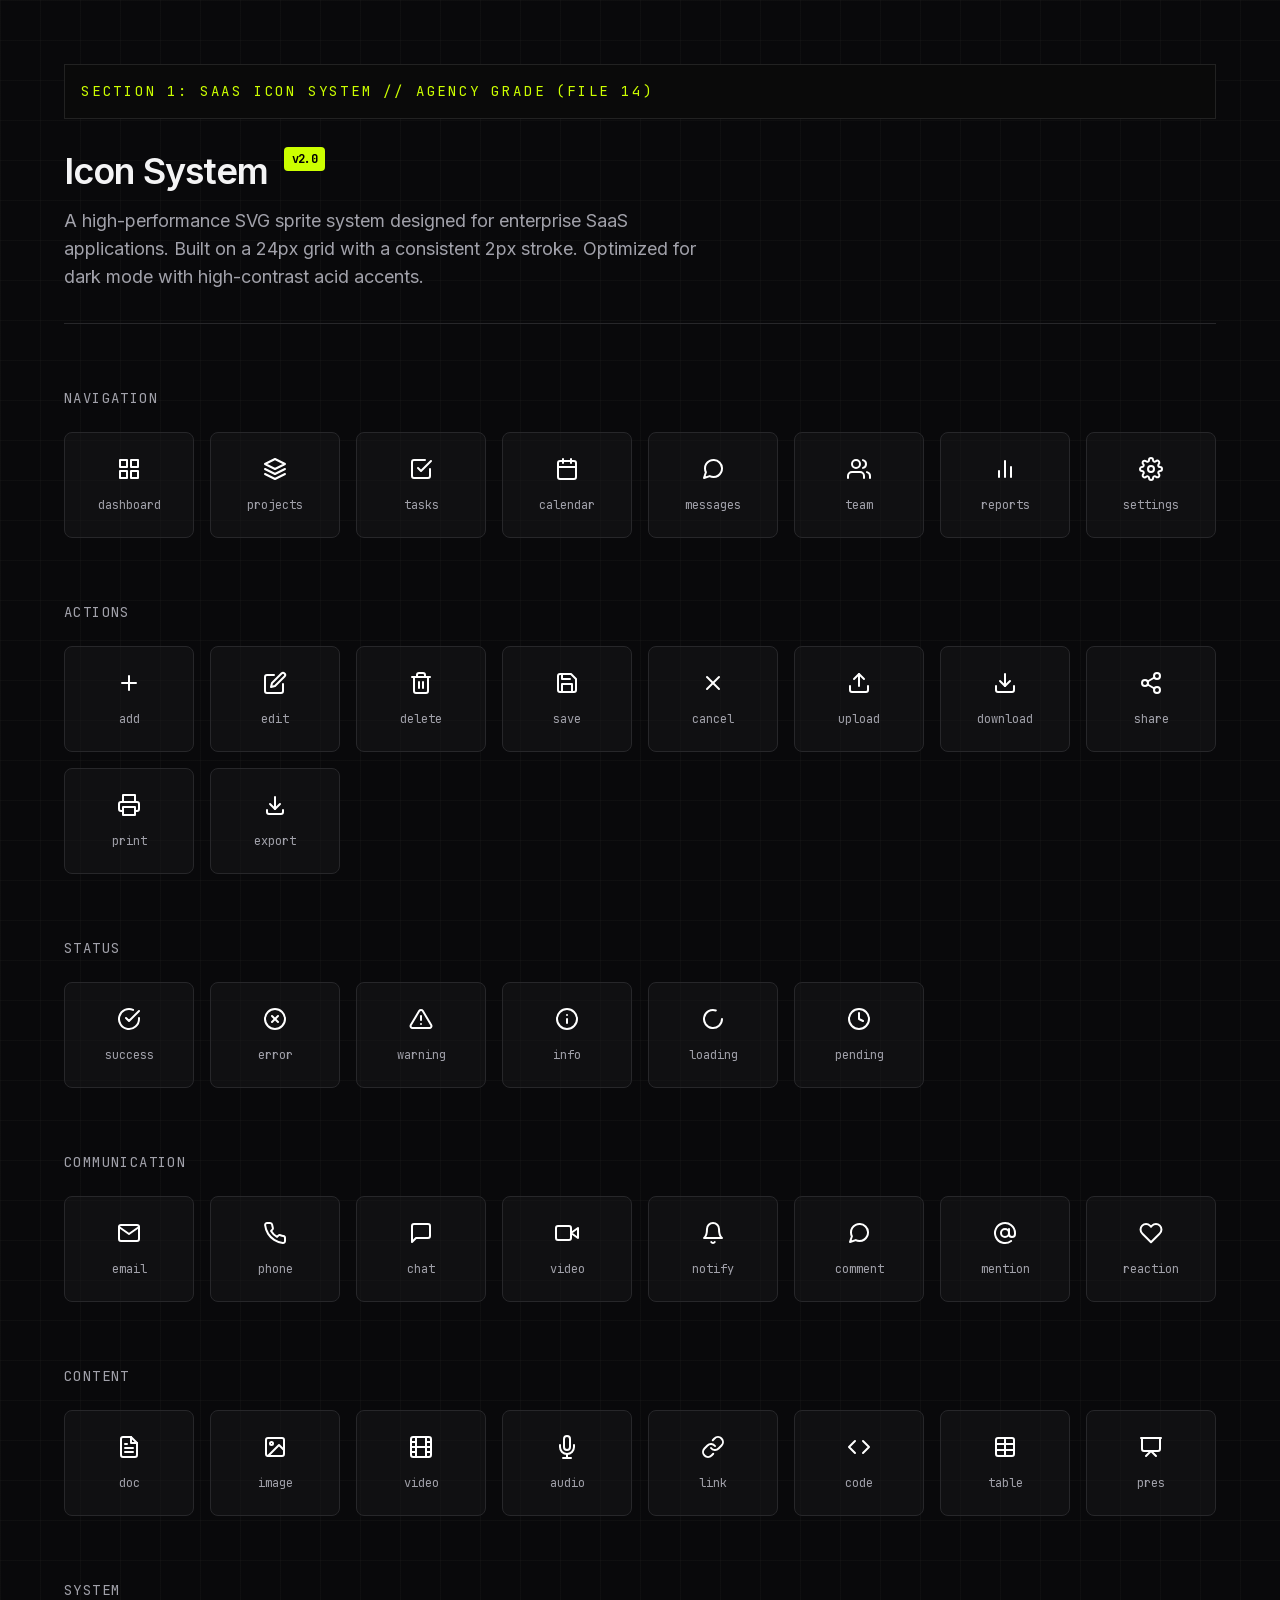
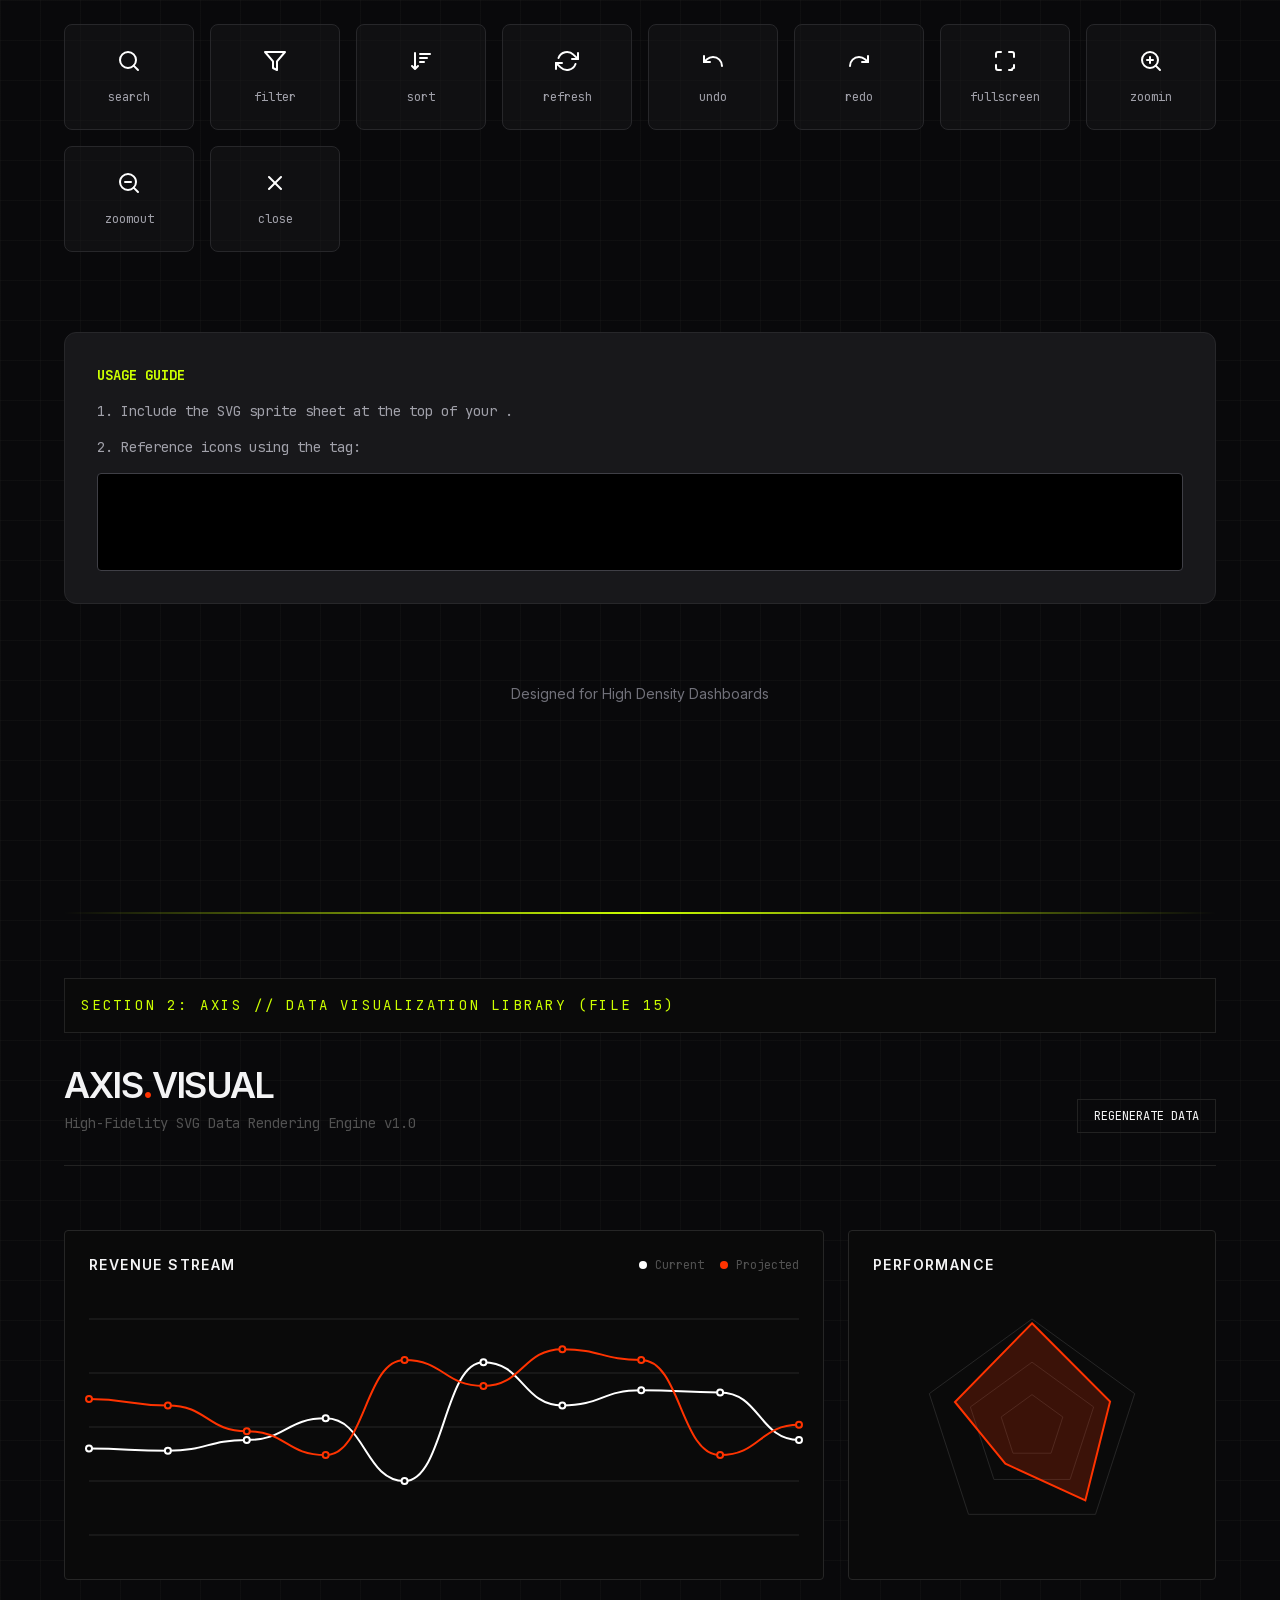
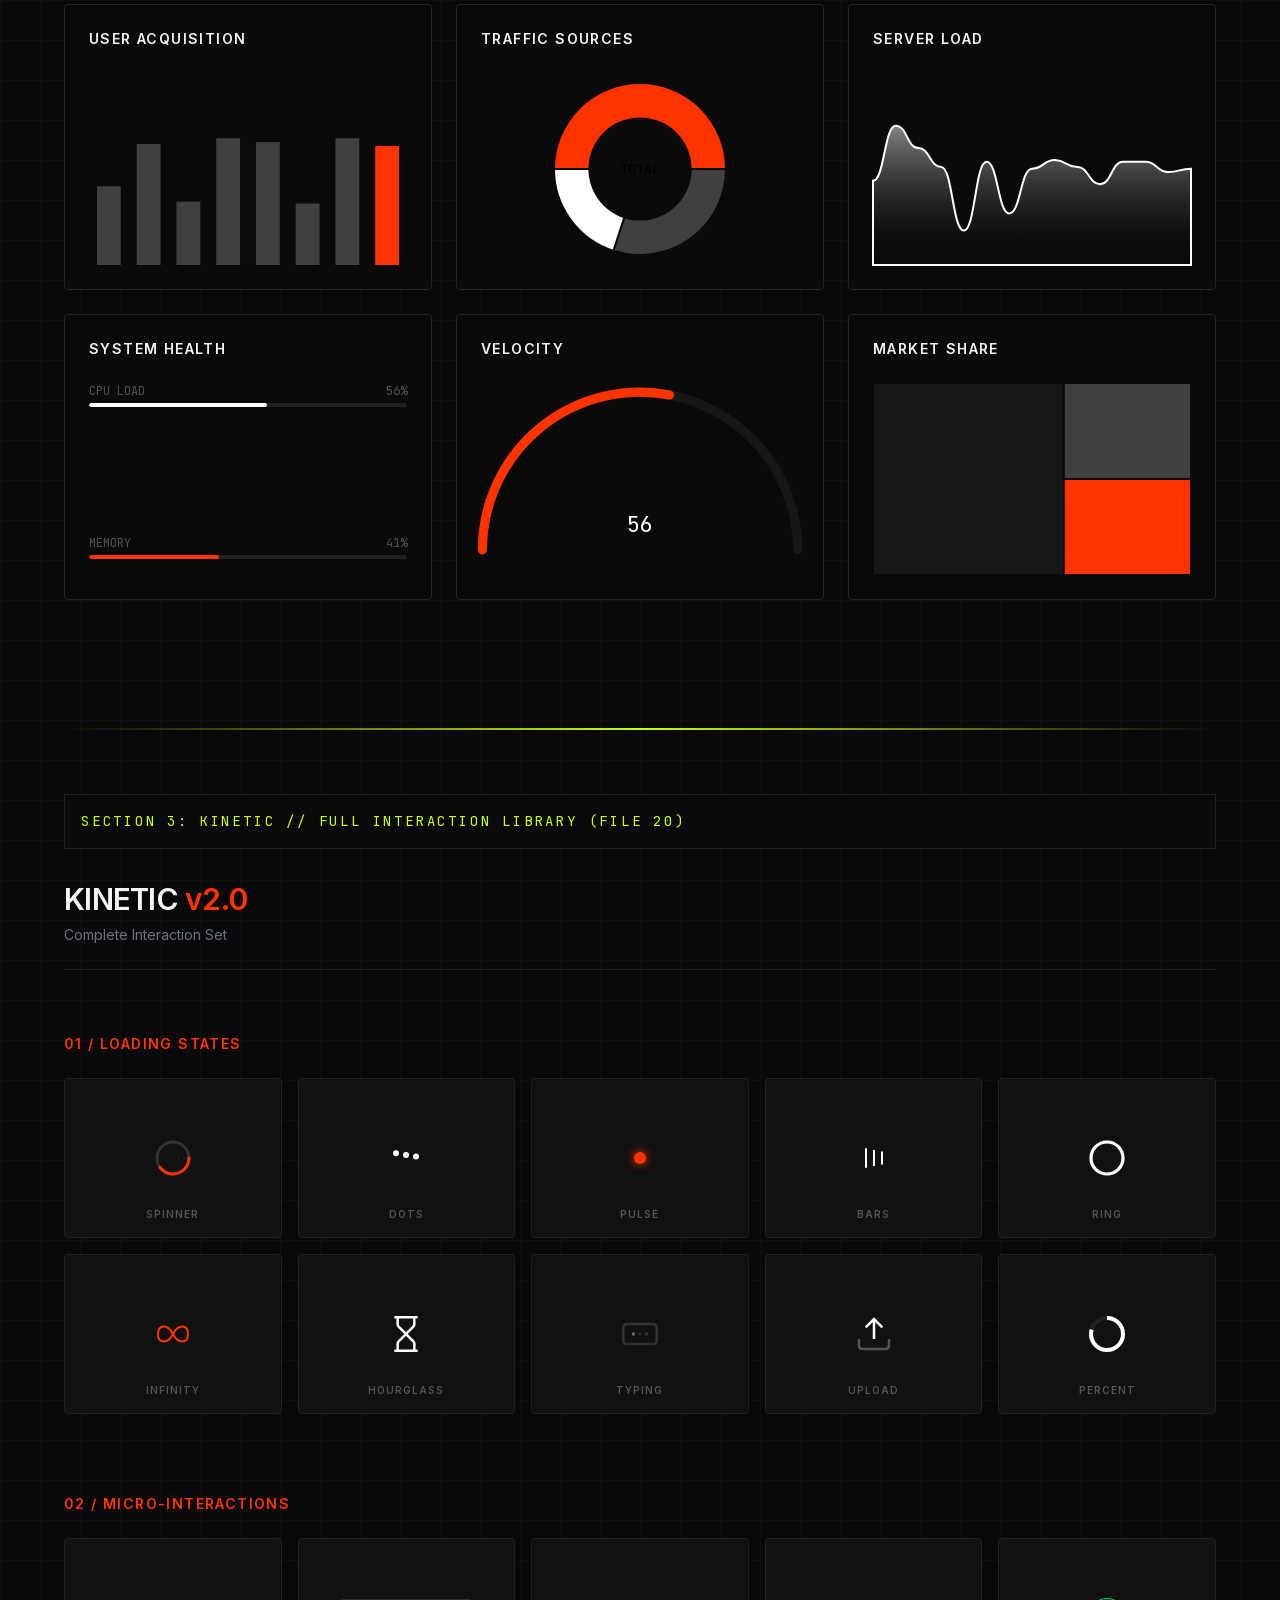
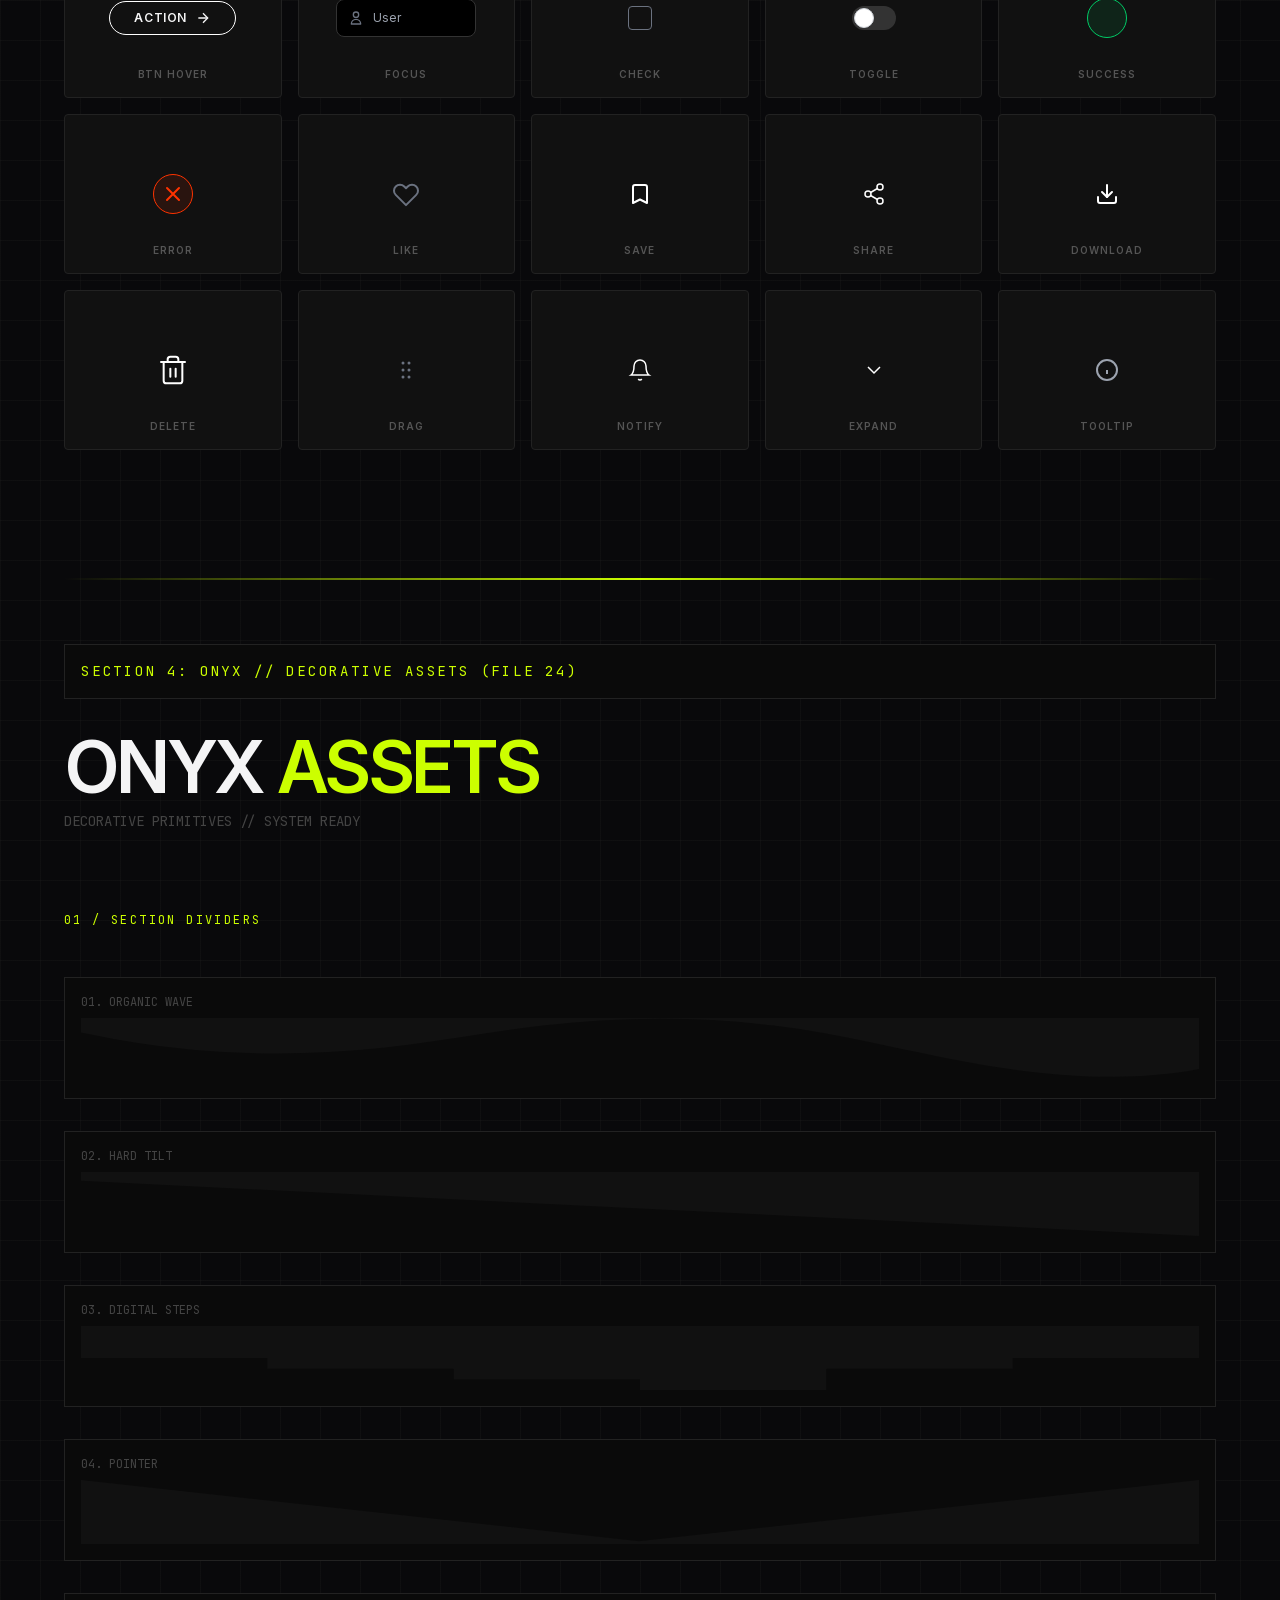
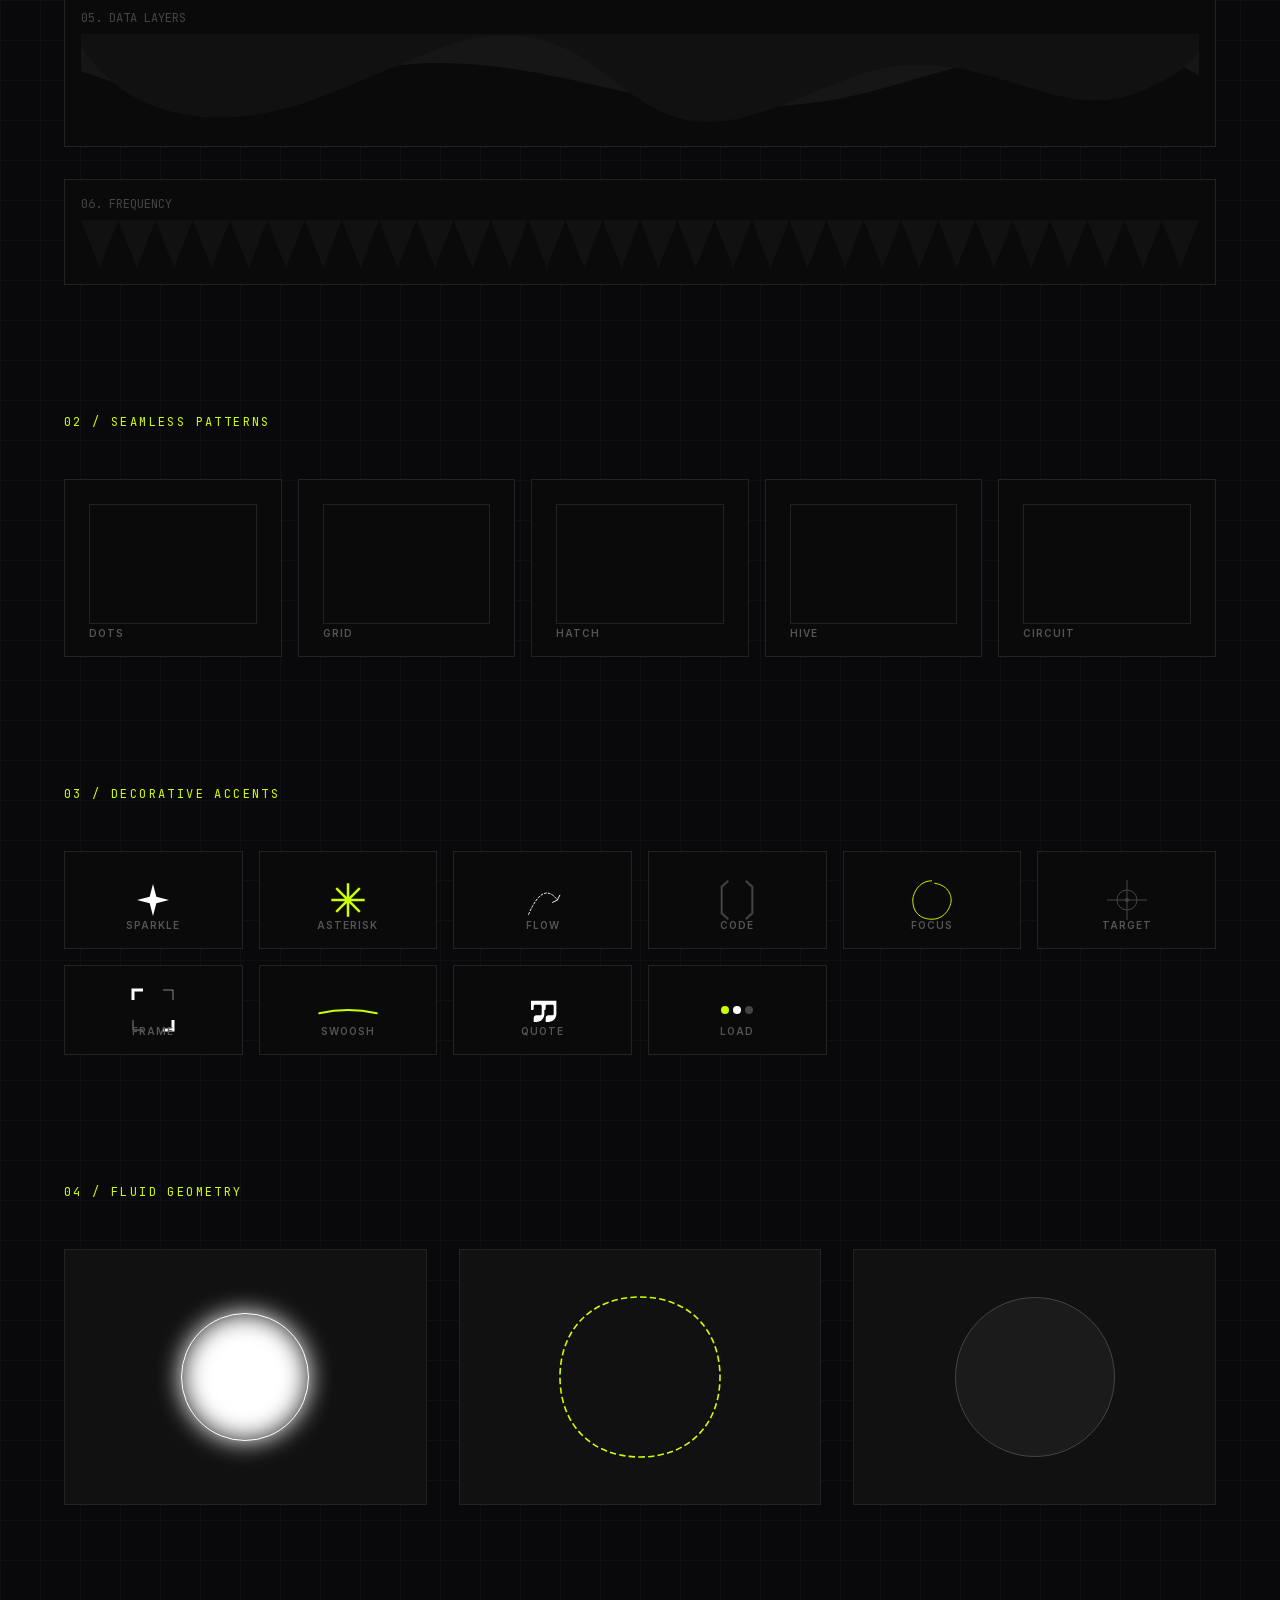
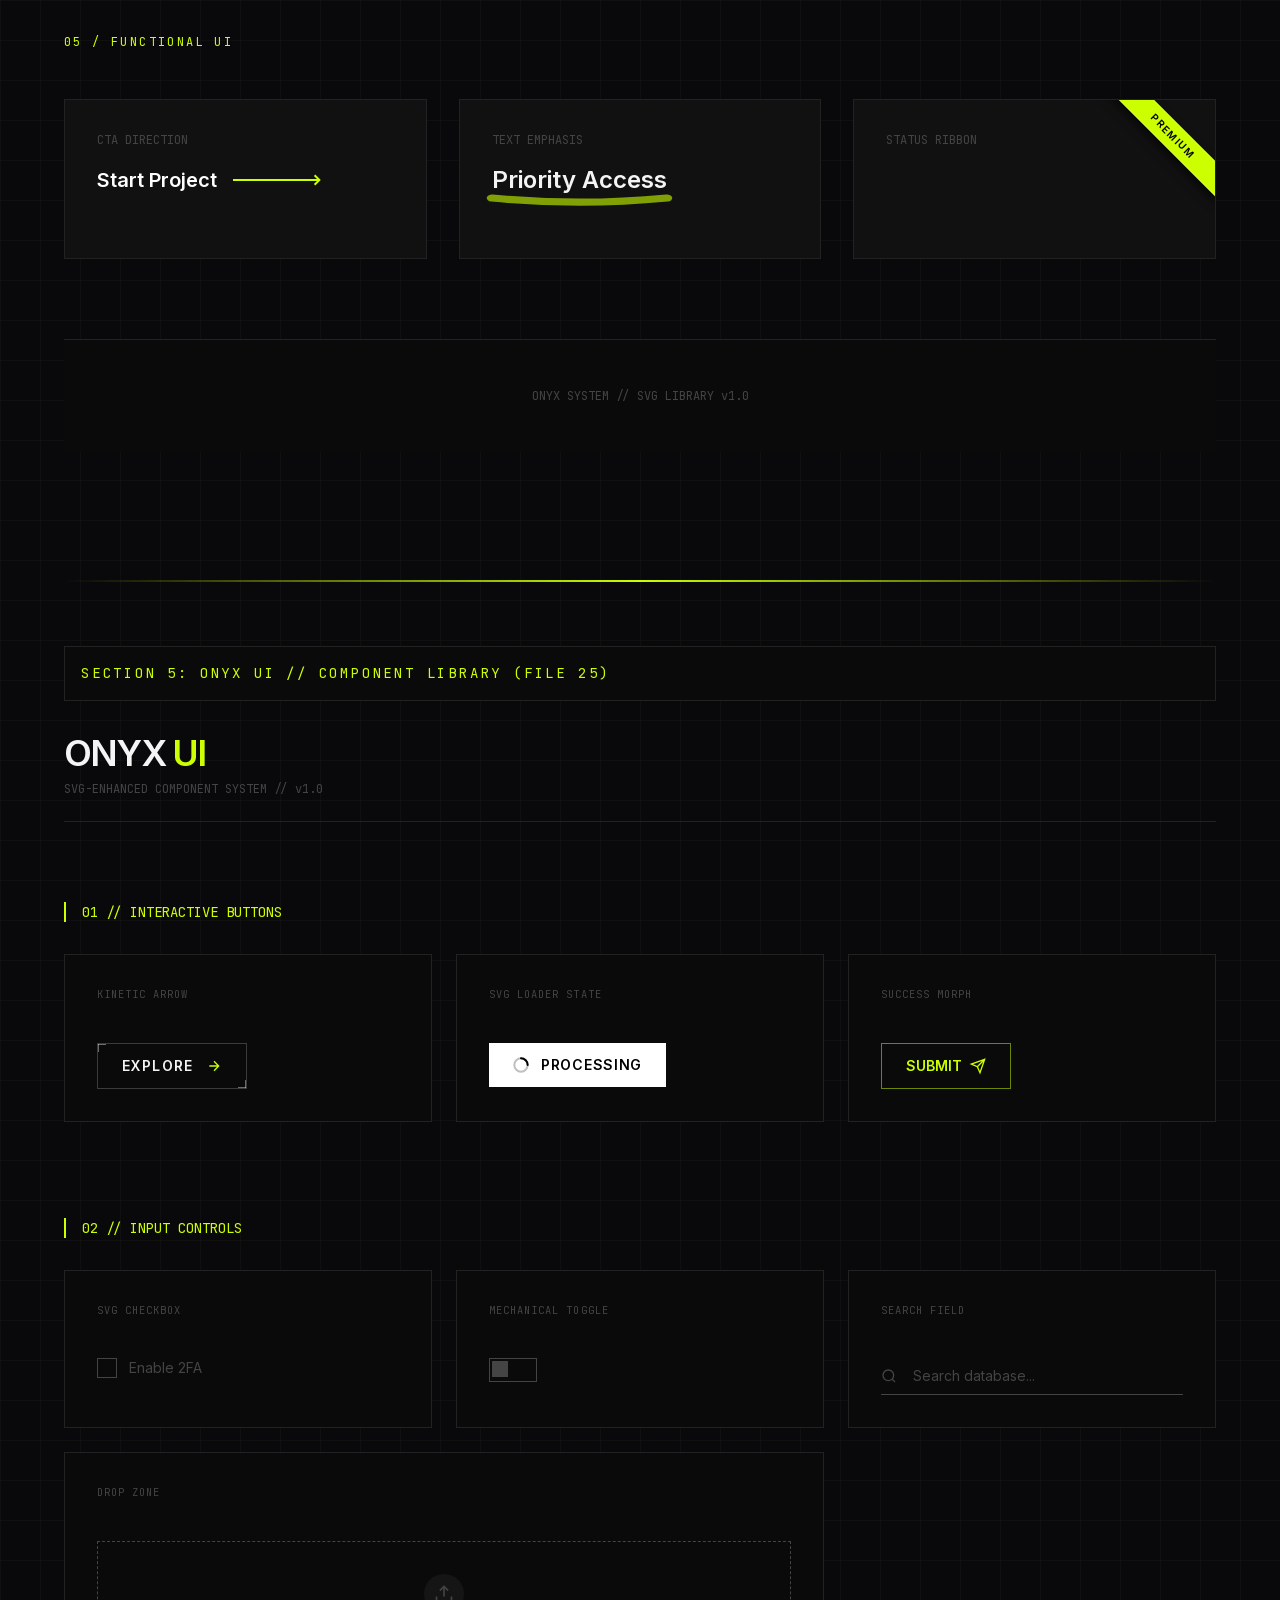
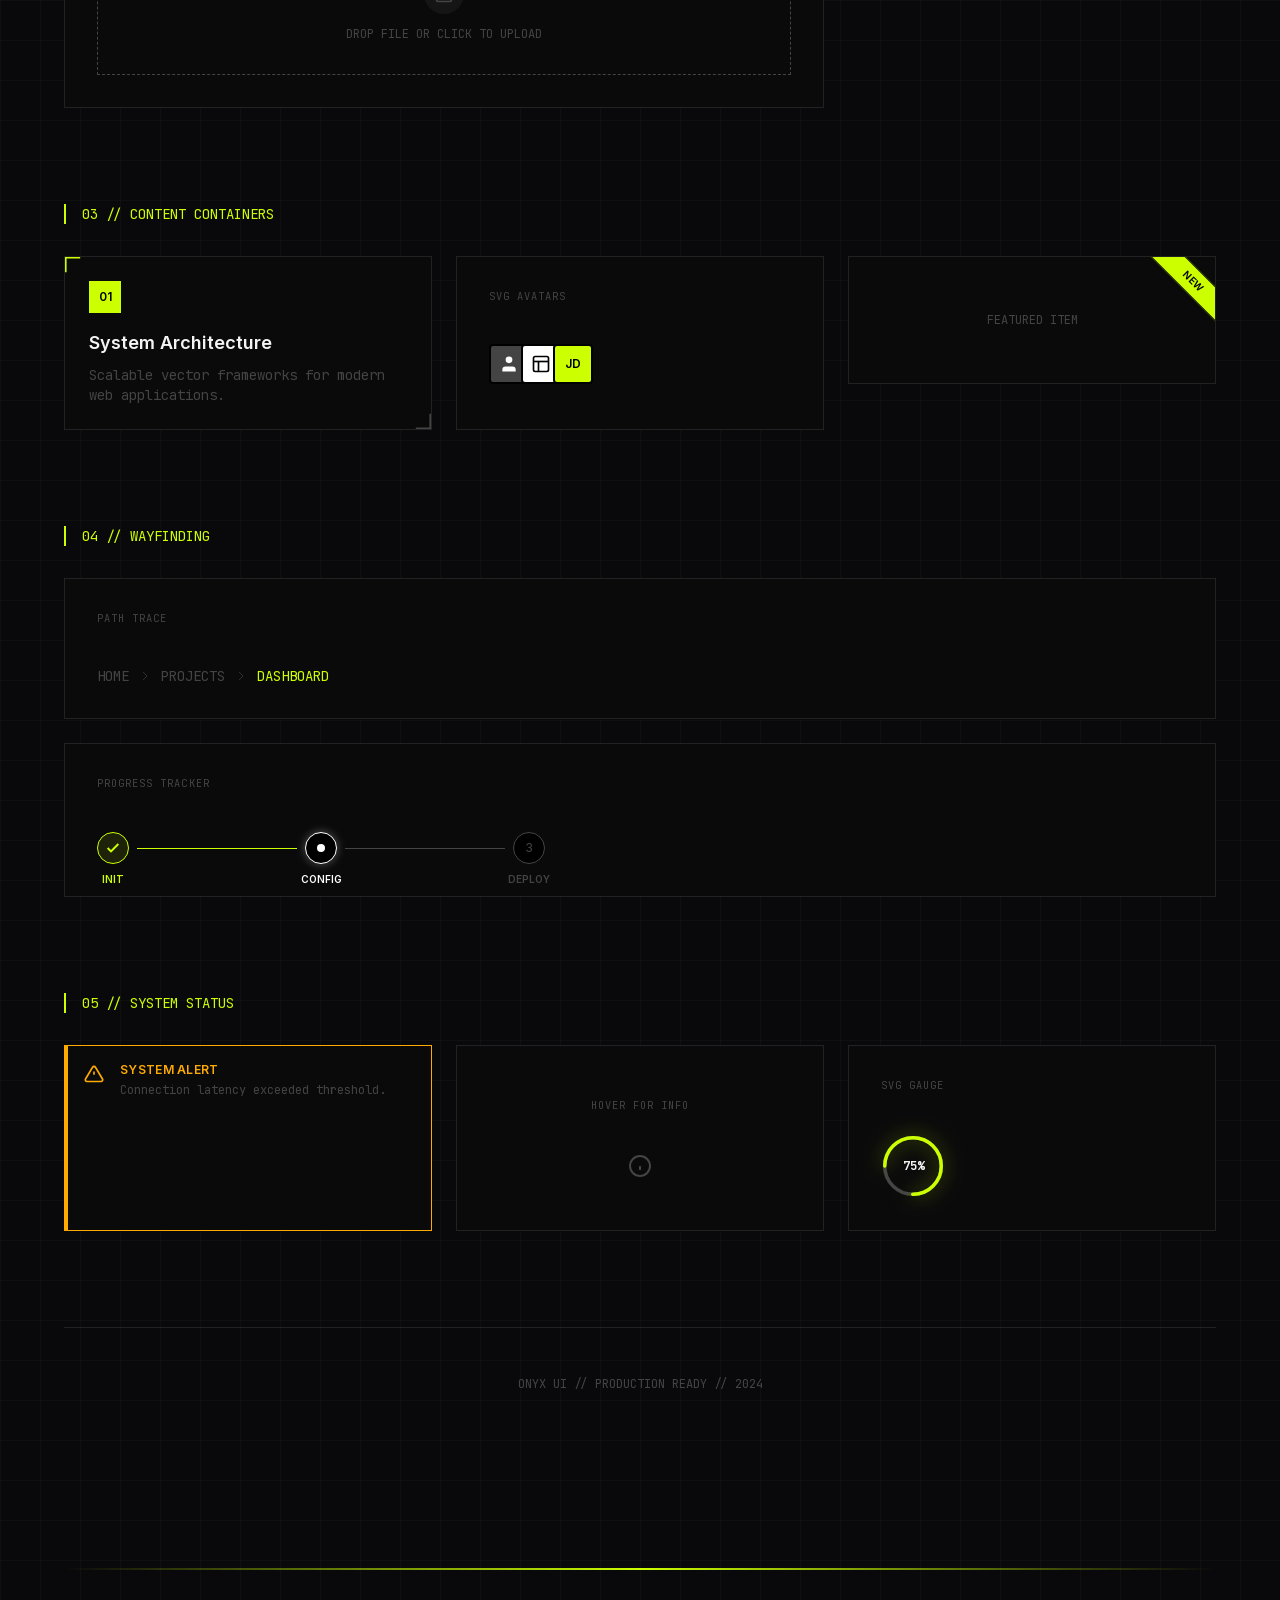
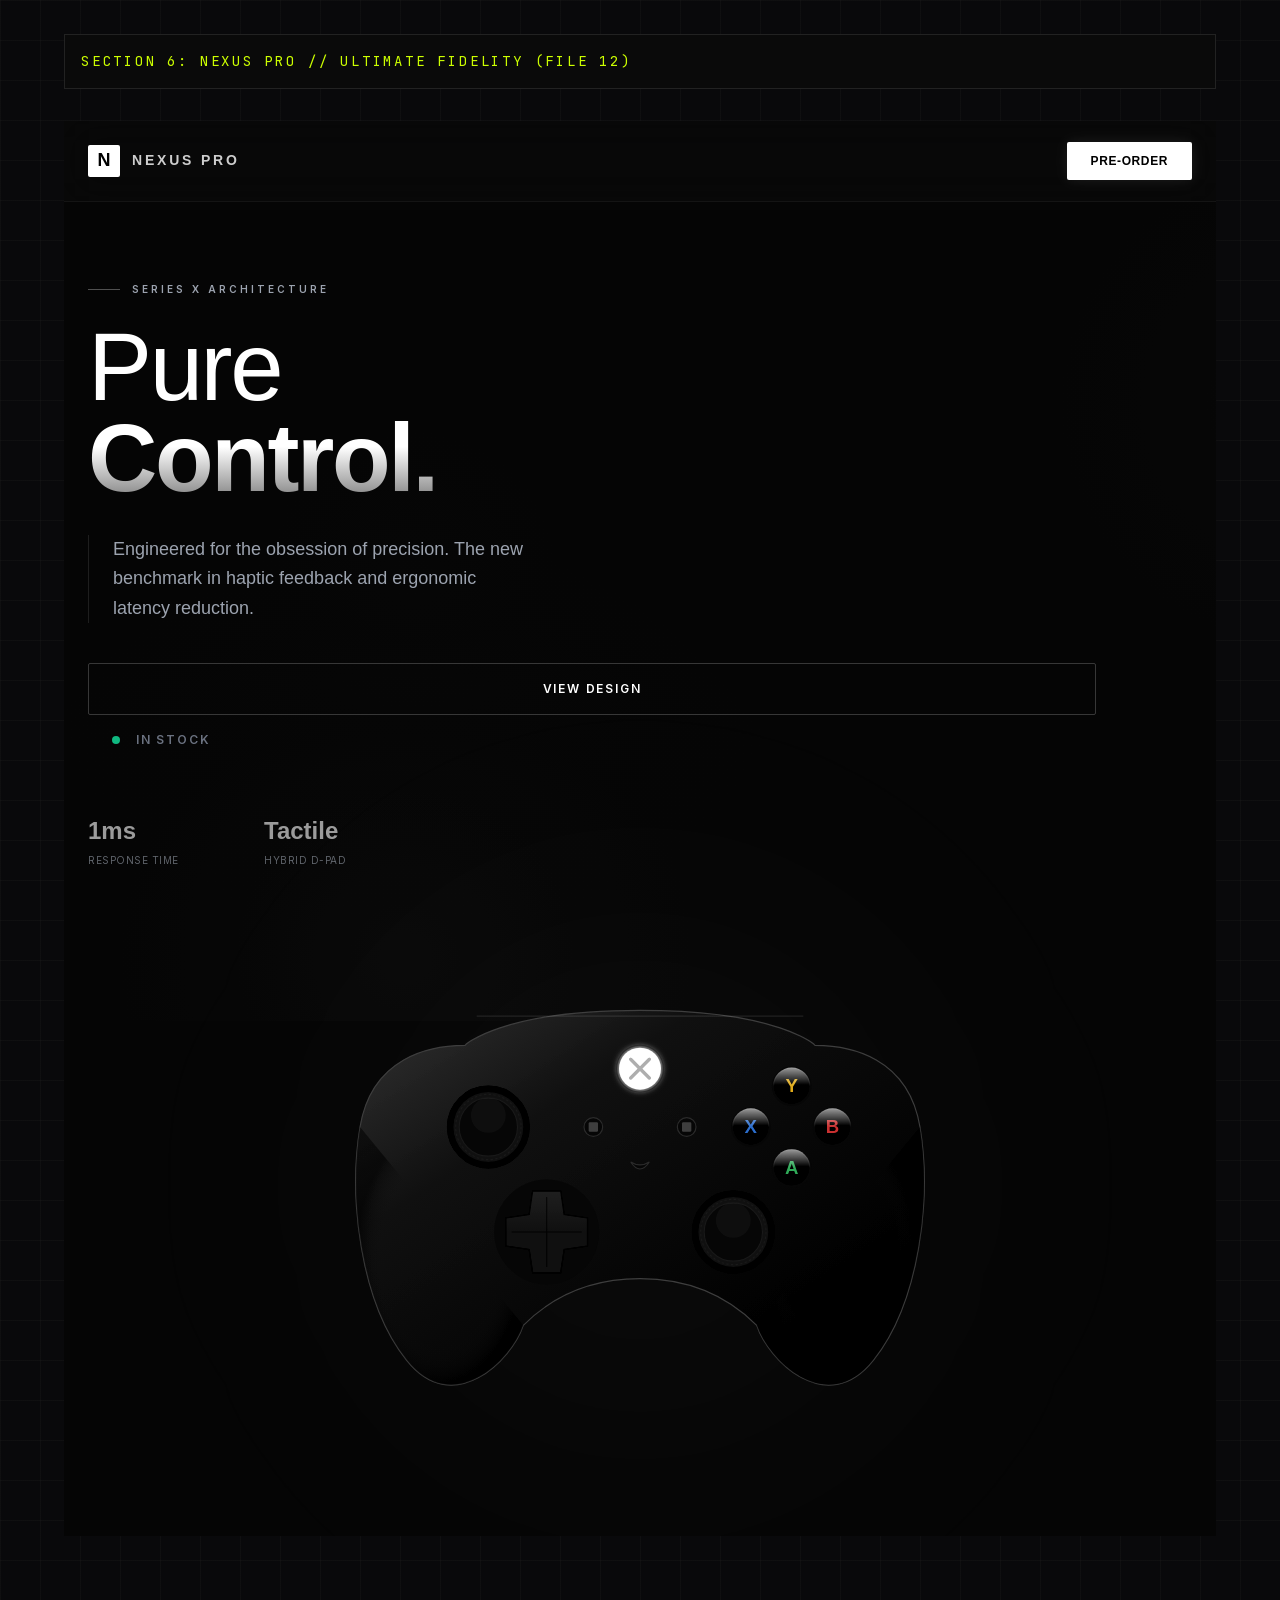
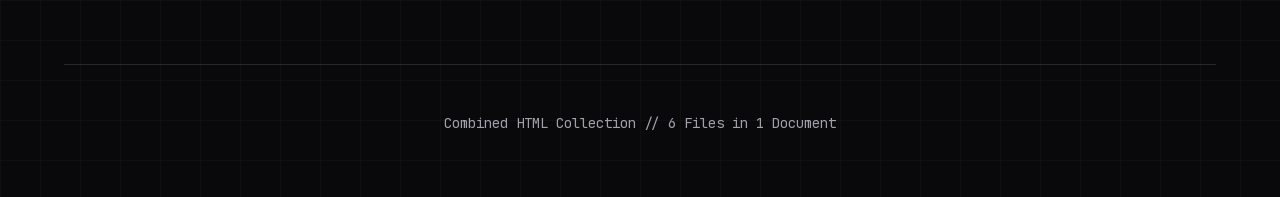
<file: assets/templates/animations-gemini2/index.html>
<html class="dark antialiased" lang="en"><head><meta charset="utf-8"/>
<meta content="width=device-width, initial-scale=1.0" name="viewport"/>
<title>Combined HTML Collection</title>
<script src="assets/resource_3fa48481346f.js"></script>
<link href="https://fonts.googleapis.com" rel="preconnect"/>
<link crossorigin="" href="https://fonts.gstatic.com" rel="preconnect"/>
<link href="assets/css2_604c95cc5779.css" rel="stylesheet"/>
<script>
tailwind.config = {
darkMode: 'class',
theme: {
extend: {
fontFamily: {
sans: ['Inter', 'Space Grotesk', 'sans-serif'],
mono: ['JetBrains Mono', 'monospace'],
},
colors: {
obsidian: '#09090b',
charcoal: '#18181b',
concrete: '#f4f4f5',
acid: '#ccff00',
danger: '#ff453a',
void: '#000000',
surface: '#0a0a0a',
panel: '#111111',
border: '#222222',
accent: '#ff3300',
success: '#00cc66',
error: '#ff3300',
lime: '#ccff00',
dim: '#444444',
muted: '#525252',
text: '#e5e5e5',
warning: '#ffaa00',
},
animation: {
'float': 'float 8s ease-in-out infinite',
'spin-slow': 'spin 1s linear infinite',
'morph': 'morph 8s ease-in-out infinite',
'draw': 'draw 0.4s ease-out forwards',
},
keyframes: {
float: { '0%, 100%': { transform: 'translateY(0)' }, '50%': { transform: 'translateY(-10px)' } },
morph: {
'0%, 100%': { borderRadius: '60% 40% 30% 70% / 60% 30% 70% 40%' },
'50%': { borderRadius: '30% 60% 70% 40% / 50% 60% 30% 60%' },
},
draw: { 'to': { strokeDashoffset: '0' } }
}
}
}
}
</script>
<style>
body {
background-color: #000;
color: #e5e5e5;
}
/* Section Divider */
.section-divider {
width: 100%;
height: 2px;
background: linear-gradient(to right, transparent, #ccff00, transparent);
margin: 4rem 0;
}
.section-header {
font-family: 'JetBrains Mono', monospace;
font-size: 0.875rem;
color: #ccff00;
text-transform: uppercase;
letter-spacing: 0.2em;
margin-bottom: 2rem;
padding: 1rem;
border: 1px solid #222;
background: #0a0a0a;
}
/* Base Icon Styles */
.icon-base {
fill: none;
stroke: currentColor;
stroke-width: 2;
stroke-linecap: round;
stroke-linejoin: round;
transition: all 0.2s cubic-bezier(0.4, 0, 0.2, 1);
}
.icon-card:hover .icon-base {
transform: scale(1.1);
stroke: var(--hover-color, #ccff00);
}
@media (prefers-color-scheme: light) {
.icon-card:hover .icon-base {
stroke: #000000;
}
}
.icon-filled {
fill: currentColor;
stroke: none;
}
.bg-grid {
background-size: 40px 40px;
background-image: linear-gradient(to right, rgba(128, 128, 128, 0.05) 1px, transparent 1px),
linear-gradient(to bottom, rgba(128, 128, 128, 0.05) 1px, transparent 1px);
}
/* Chart Styles */
.chart-card {
background: #0a0a0a;
border: 1px solid #262626;
border-radius: 4px;
padding: 24px;
position: relative;
overflow: hidden;
transition: border-color 0.3s;
}
.chart-card:hover {
border-color: #404040;
}
#tooltip {
position: absolute;
background: rgba(10, 10, 10, 0.9);
backdrop-filter: blur(8px);
border: 1px solid #333;
padding: 8px 12px;
border-radius: 4px;
font-family: 'JetBrains Mono', monospace;
font-size: 12px;
color: white;
pointer-events: none;
opacity: 0;
transition: opacity 0.2s, transform 0.2s;
z-index: 100;
box-shadow: 0 4px 20px rgba(0,0,0,0.5);
}
svg { overflow: visible; }
.grid-line { stroke: #262626; stroke-width: 1; }
.axis-text { fill: #525252; font-family: 'JetBrains Mono'; font-size: 10px; }
.draw-path {
stroke-dasharray: 1000;
stroke-dashoffset: 1000;
animation: dash 1.5s cubic-bezier(0.16, 1, 0.3, 1) forwards;
}
.grow-bar {
transform-origin: bottom;
transform: scaleY(0);
animation: grow 1s cubic-bezier(0.16, 1, 0.3, 1) forwards;
}
.fade-in {
opacity: 0;
animation: fade 1s ease forwards;
}
@keyframes dash { to { stroke-dashoffset: 0; } }
@keyframes grow { to { transform: scaleY(1); } }
@keyframes fade { to { opacity: 1; } }
.noise {
position: fixed;
top: 0; left: 0; width: 100%; height: 100%;
opacity: 0.03;
pointer-events: none;
z-index: 9999;
background: url("filter_3E_3Crect_width__100_25_27f522a784f1.html")'/%3E%3C/svg%3E");
}
/* KINETIC Styles */
:root {
--ease-out: cubic-bezier(0.16, 1, 0.3, 1);
--ease-elastic: cubic-bezier(0.34, 1.56, 0.64, 1);
}
.card {
background: #111;
border: 1px solid #222;
border-radius: 4px;
display: flex;
flex-direction: column;
align-items: center;
justify-content: center;
height: 160px;
position: relative;
transition: border-color 0.3s, background-color 0.3s;
}
.card:hover { border-color: #444; background: #161616; }
.label {
position: absolute;
bottom: 15px;
font-size: 10px;
color: #555;
text-transform: uppercase;
letter-spacing: 1px;
font-weight: 700;
pointer-events: none;
}
@keyframes spin { to { transform: rotate(360deg); } }
@keyframes bounce { 0%, 100% { transform: translateY(0); } 50% { transform: translateY(-5px); } }
@keyframes radar { 0% { transform: scale(0.5); opacity: 1; border-width: 2px; } 100% { transform: scale(2.5); opacity: 0; border-width: 0px; } }
@keyframes ring-dash { 0% { stroke-dasharray: 1, 200; stroke-dashoffset: 0; } 50% { stroke-dasharray: 90, 200; stroke-dashoffset: -35px; } 100% { stroke-dasharray: 90, 200; stroke-dashoffset: -124px; } }
@keyframes dash-draw { 0% { stroke-dashoffset: 100; } 50% { stroke-dashoffset: 0; } 100% { stroke-dashoffset: -100; } }
@keyframes upload-arrow { 0%, 100% { transform: translateY(0); } 50% { transform: translateY(-6px); } }
@keyframes upload-bar { 0%, 100% { opacity: 0.3; } 50% { opacity: 1; } }
@keyframes shake {
10%, 90% { transform: translate3d(-1px, 0, 0); }
20%, 80% { transform: translate3d(2px, 0, 0); }
30%, 50%, 70% { transform: translate3d(-4px, 0, 0); }
40%, 60% { transform: translate3d(4px, 0, 0); }
}
@keyframes pop { 0% { transform: scale(1); } 50% { transform: scale(1.4); } 100% { transform: scale(1); } }
.dl-arrow-group { transition: transform 0.4s var(--ease-out), opacity 0.2s; }
.dl-progress { stroke-dasharray: 60; stroke-dashoffset: 60; transition: stroke-dashoffset 1s linear; }
.dl-check { transform: scale(0); transform-origin: center; transition: transform 0.3s var(--ease-elastic); }
.downloading .dl-arrow-group { transform: translateY(10px); opacity: 0; }
.downloading .dl-progress { stroke-dashoffset: 0; opacity: 1; }
.download-complete .dl-progress { opacity: 0; }
.download-complete .dl-check { transform: scale(1); }
.lid { transform-origin: 12px 5px; transition: transform 0.3s var(--ease-elastic); }
.trash-lines { transition: opacity 0.2s; }
.card:hover .lid { transform: translateY(-3px) rotate(-15deg); }
.card:hover .trash-lines { opacity: 0; }
.tooltip-box {
transform: translateY(10px) scale(0.95);
opacity: 0;
transition: all 0.3s var(--ease-elastic);
pointer-events: none;
}
.card:hover .tooltip-box { transform: translateY(0) scale(1); opacity: 1; }
/* ONYX Styles */
.section-title {
font-family: 'JetBrains Mono', monospace;
font-size: 0.75rem;
color: #ccff00;
text-transform: uppercase;
letter-spacing: 0.2em;
margin-bottom: 2rem;
display: block;
border-b: 1px solid #222;
padding-bottom: 1rem;
}
.grid-box {
background: #0a0a0a;
border: 1px solid #222;
padding: 1.5rem;
position: relative;
overflow: hidden;
transition: border-color 0.3s;
}
.grid-box:hover { border-color: #444; }
.pattern-swatch { width: 100%; height: 120px; border: 1px solid #222; margin-bottom: 0.5rem; }
/* ONYX UI Styles */
.svg-icon { fill: none; stroke: currentColor; stroke-width: 1.5; stroke-linecap: round; stroke-linejoin: round; }
.stroke-draw { stroke-dasharray: 20; stroke-dashoffset: 20; }
.group:hover .stroke-draw { animation: draw 0.4s ease-out forwards; }
input:checked ~ .checkbox-box { background-color: #ccff00; border-color: #ccff00; }
input:checked ~ .checkbox-box svg { transform: scale(1); }
.comp-card {
border: 1px solid #222;
background: #0a0a0a;
padding: 2rem;
display: flex;
flex-direction: column;
gap: 1.5rem;
position: relative;
}
.comp-label {
font-family: 'JetBrains Mono', monospace;
font-size: 0.65rem;
color: #444;
text-transform: uppercase;
letter-spacing: 0.1em;
margin-bottom: 1rem;
display: block;
}
</style></head>
<body class="bg-void dark:bg-obsidian text-zinc-900 dark:text-zinc-100 min-h-screen p-8 md:p-16 bg-grid transition-colors duration-300">
<div class="noise"></div>
<div id="tooltip"></div>
<!-- ========================================================================
         SECTION 1: SaaS Icon System // Agency Grade (File 14)
    ======================================================================== -->
<section class="max-w-7xl mx-auto mb-32" id="section-14">
<div class="section-header">SECTION 1: SaaS Icon System // Agency Grade (File 14)</div>
<!-- SVG SPRITE SHEET (Hidden) -->
<svg style="display: none;">
<defs>
<!-- NAVIGATION -->
<symbol id="nav-dashboard" viewbox="0 0 24 24"><rect height="7" width="7" x="3" y="3"></rect><rect height="7" width="7" x="14" y="3"></rect><rect height="7" width="7" x="14" y="14"></rect><rect height="7" width="7" x="3" y="14"></rect></symbol>
<symbol id="nav-projects" viewbox="0 0 24 24"><path d="M12 2L2 7l10 5 10-5-10-5zM2 17l10 5 10-5M2 12l10 5 10-5"></path></symbol>
<symbol id="nav-tasks" viewbox="0 0 24 24"><path d="M9 11l3 3L22 4"></path><path d="M21 12v7a2 2 0 0 1-2 2H5a2 2 0 0 1-2-2V5a2 2 0 0 1 2-2h11"></path></symbol>
<symbol id="nav-calendar" viewbox="0 0 24 24"><rect height="18" rx="2" ry="2" width="18" x="3" y="4"></rect><line x1="16" x2="16" y1="2" y2="6"></line><line x1="8" x2="8" y1="2" y2="6"></line><line x1="3" x2="21" y1="10" y2="10"></line></symbol>
<symbol id="nav-messages" viewbox="0 0 24 24"><path d="M21 11.5a8.38 8.38 0 0 1-.9 3.8 8.5 8.5 0 0 1-7.6 4.7 8.38 8.38 0 0 1-3.8-.9L3 21l1.9-5.7a8.38 8.38 0 0 1-.9-3.8 8.5 8.5 0 0 1 4.7-7.6 8.38 8.38 0 0 1 3.8-.9h.5a8.48 8.48 0 0 1 8 8v.5z"></path></symbol>
<symbol id="nav-team" viewbox="0 0 24 24"><path d="M17 21v-2a4 4 0 0 0-4-4H5a4 4 0 0 0-4 4v2"></path><circle cx="9" cy="7" r="4"></circle><path d="M23 21v-2a4 4 0 0 0-3-3.87"></path><path d="M16 3.13a4 4 0 0 1 0 7.75"></path></symbol>
<symbol id="nav-reports" viewbox="0 0 24 24"><line x1="18" x2="18" y1="20" y2="10"></line><line x1="12" x2="12" y1="20" y2="4"></line><line x1="6" x2="6" y1="20" y2="14"></line></symbol>
<symbol id="nav-settings" viewbox="0 0 24 24"><circle cx="12" cy="12" r="3"></circle><path d="M19.4 15a1.65 1.65 0 0 0 .33 1.82l.06.06a2 2 0 0 1 0 2.83 2 2 0 0 1-2.83 0l-.06-.06a1.65 1.65 0 0 0-1.82-.33 1.65 1.65 0 0 0-1 1.51V21a2 2 0 0 1-2 2 2 2 0 0 1-2-2v-.09A1.65 1.65 0 0 0 9 19.4a1.65 1.65 0 0 0-1.82.33l-.06.06a2 2 0 0 1-2.83 0 2 2 0 0 1 0-2.83l.06-.06a1.65 1.65 0 0 0 .33-1.82 1.65 1.65 0 0 0-1.51-1H3a2 2 0 0 1-2-2 2 2 0 0 1 2-2h.09A1.65 1.65 0 0 0 4.6 9a1.65 1.65 0 0 0-.33-1.82l-.06-.06a2 2 0 0 1 0-2.83 2 2 0 0 1 2.83 0l.06.06a1.65 1.65 0 0 0 1.82.33H9a1.65 1.65 0 0 0 1-1.51V3a2 2 0 0 1 2-2 2 2 0 0 1 2 2v.09a1.65 1.65 0 0 0 1 1.51 1.65 1.65 0 0 0 1.82-.33l.06-.06a2 2 0 0 1 2.83 0 2 2 0 0 1 0 2.83l-.06.06a1.65 1.65 0 0 0-.33 1.82V9a1.65 1.65 0 0 0 1.51 1H21a2 2 0 0 1 2 2 2 2 0 0 1-2 2h-.09a1.65 1.65 0 0 0-1.51 1z"></path></symbol>
<!-- ACTIONS -->
<symbol id="act-add" viewbox="0 0 24 24"><line x1="12" x2="12" y1="5" y2="19"></line><line x1="5" x2="19" y1="12" y2="12"></line></symbol>
<symbol id="act-edit" viewbox="0 0 24 24"><path d="M11 4H4a2 2 0 0 0-2 2v14a2 2 0 0 0 2 2h14a2 2 0 0 0 2-2v-7"></path><path d="M18.5 2.5a2.121 2.121 0 0 1 3 3L12 15l-4 1 1-4 9.5-9.5z"></path></symbol>
<symbol id="act-delete" viewbox="0 0 24 24"><polyline points="3 6 5 6 21 6"></polyline><path d="M19 6v14a2 2 0 0 1-2 2H7a2 2 0 0 1-2-2V6m3 0V4a2 2 0 0 1 2-2h4a2 2 0 0 1 2 2v2"></path><line x1="10" x2="10" y1="11" y2="17"></line><line x1="14" x2="14" y1="11" y2="17"></line></symbol>
<symbol id="act-save" viewbox="0 0 24 24"><path d="M19 21H5a2 2 0 0 1-2-2V5a2 2 0 0 1 2-2h11l5 5v11a2 2 0 0 1-2 2z"></path><polyline points="17 21 17 13 7 13 7 21"></polyline><polyline points="7 3 7 8 15 8"></polyline></symbol>
<symbol id="act-cancel" viewbox="0 0 24 24"><line x1="18" x2="6" y1="6" y2="18"></line><line x1="6" x2="18" y1="6" y2="18"></line></symbol>
<symbol id="act-upload" viewbox="0 0 24 24"><path d="M21 15v4a2 2 0 0 1-2 2H5a2 2 0 0 1-2-2v-4"></path><polyline points="17 8 12 3 7 8"></polyline><line x1="12" x2="12" y1="3" y2="15"></line></symbol>
<symbol id="act-download" viewbox="0 0 24 24"><path d="M21 15v4a2 2 0 0 1-2 2H5a2 2 0 0 1-2-2v-4"></path><polyline points="7 10 12 15 17 10"></polyline><line x1="12" x2="12" y1="15" y2="3"></line></symbol>
<symbol id="act-share" viewbox="0 0 24 24"><circle cx="18" cy="5" r="3"></circle><circle cx="6" cy="12" r="3"></circle><circle cx="18" cy="19" r="3"></circle><line x1="8.59" x2="15.42" y1="13.51" y2="17.49"></line><line x1="15.41" x2="8.59" y1="6.51" y2="10.49"></line></symbol>
<symbol id="act-print" viewbox="0 0 24 24"><polyline points="6 9 6 2 18 2 18 9"></polyline><path d="M6 18H4a2 2 0 0 1-2-2v-5a2 2 0 0 1 2-2h16a2 2 0 0 1 2 2v5a2 2 0 0 1-2 2h-2"></path><rect height="8" width="12" x="6" y="14"></rect></symbol>
<symbol id="act-export" viewbox="0 0 24 24"><path d="M4 17v2a2 2 0 0 0 2 2h12a2 2 0 0 0 2-2v-2"></path><polyline points="7 11 12 16 17 11"></polyline><line x1="12" x2="12" y1="16" y2="4"></line></symbol>
<!-- STATUS -->
<symbol id="stat-success" viewbox="0 0 24 24"><path d="M22 11.08V12a10 10 0 1 1-5.93-9.14"></path><polyline points="22 4 12 14.01 9 11.01"></polyline></symbol>
<symbol id="stat-error" viewbox="0 0 24 24"><circle cx="12" cy="12" r="10"></circle><line x1="15" x2="9" y1="9" y2="15"></line><line x1="9" x2="15" y1="9" y2="15"></line></symbol>
<symbol id="stat-warning" viewbox="0 0 24 24"><path d="M10.29 3.86L1.82 18a2 2 0 0 0 1.71 3h16.94a2 2 0 0 0 1.71-3L13.71 3.86a2 2 0 0 0-3.42 0z"></path><line x1="12" x2="12" y1="9" y2="13"></line><line x1="12" x2="12.01" y1="17" y2="17"></line></symbol>
<symbol id="stat-info" viewbox="0 0 24 24"><circle cx="12" cy="12" r="10"></circle><line x1="12" x2="12" y1="16" y2="12"></line><line x1="12" x2="12.01" y1="8" y2="8"></line></symbol>
<symbol id="stat-loading" viewbox="0 0 24 24"><path d="M21 12a9 9 0 1 1-6.219-8.56"></path></symbol>
<symbol id="stat-pending" viewbox="0 0 24 24"><circle cx="12" cy="12" r="10"></circle><polyline points="12 6 12 12 16 14"></polyline></symbol>
<!-- COMMUNICATION -->
<symbol id="comm-email" viewbox="0 0 24 24"><path d="M4 4h16c1.1 0 2 .9 2 2v12c0 1.1-.9 2-2 2H4c-1.1 0-2-.9-2-2V6c0-1.1.9-2 2-2z"></path><polyline points="22,6 12,13 2,6"></polyline></symbol>
<symbol id="comm-phone" viewbox="0 0 24 24"><path d="M22 16.92v3a2 2 0 0 1-2.18 2 19.79 19.79 0 0 1-8.63-3.07 19.5 19.5 0 0 1-6-6 19.79 19.79 0 0 1-3.07-8.67A2 2 0 0 1 4.11 2h3a2 2 0 0 1 2 1.72 12.84 12.84 0 0 0 .7 2.81 2 2 0 0 1-.45 2.11L8.09 9.91a16 16 0 0 0 6 6l1.27-1.27a2 2 0 0 1 2.11-.45 12.84 12.84 0 0 0 2.81.7A2 2 0 0 1 22 16.92z"></path></symbol>
<symbol id="comm-chat" viewbox="0 0 24 24"><path d="M21 15a2 2 0 0 1-2 2H7l-4 4V5a2 2 0 0 1 2-2h14a2 2 0 0 1 2 2z"></path></symbol>
<symbol id="comm-video" viewbox="0 0 24 24"><polygon points="23 7 16 12 23 17 23 7"></polygon><rect height="14" rx="2" ry="2" width="15" x="1" y="5"></rect></symbol>
<symbol id="comm-notify" viewbox="0 0 24 24"><path d="M18 8A6 6 0 0 0 6 8c0 7-3 9-3 9h18s-3-2-3-9"></path><path d="M13.73 21a2 2 0 0 1-3.46 0"></path></symbol>
<symbol id="comm-comment" viewbox="0 0 24 24"><path d="M21 11.5a8.38 8.38 0 0 1-.9 3.8 8.5 8.5 0 0 1-7.6 4.7 8.38 8.38 0 0 1-3.8-.9L3 21l1.9-5.7a8.38 8.38 0 0 1-.9-3.8 8.5 8.5 0 0 1 4.7-7.6 8.38 8.38 0 0 1 3.8-.9h.5a8.48 8.48 0 0 1 8 8v.5z"></path></symbol>
<symbol id="comm-mention" viewbox="0 0 24 24"><circle cx="12" cy="12" r="4"></circle><path d="M16 8v5a3 3 0 0 0 6 0v-1a10 10 0 1 0-3.92 7.94"></path></symbol>
<symbol id="comm-reaction" viewbox="0 0 24 24"><path d="M20.84 4.61a5.5 5.5 0 0 0-7.78 0L12 5.67l-1.06-1.06a5.5 5.5 0 0 0-7.78 7.78l1.06 1.06L12 21.23l7.78-7.78 1.06-1.06a5.5 5.5 0 0 0 0-7.78z"></path></symbol>
<!-- CONTENT -->
<symbol id="cont-doc" viewbox="0 0 24 24"><path d="M14 2H6a2 2 0 0 0-2 2v16a2 2 0 0 0 2 2h12a2 2 0 0 0 2-2V8z"></path><polyline points="14 2 14 8 20 8"></polyline><line x1="16" x2="8" y1="13" y2="13"></line><line x1="16" x2="8" y1="17" y2="17"></line><polyline points="10 9 9 9 8 9"></polyline></symbol>
<symbol id="cont-image" viewbox="0 0 24 24"><rect height="18" rx="2" ry="2" width="18" x="3" y="3"></rect><circle cx="8.5" cy="8.5" r="1.5"></circle><polyline points="21 15 16 10 5 21"></polyline></symbol>
<symbol id="cont-video" viewbox="0 0 24 24"><rect height="20" rx="2.18" ry="2.18" width="20" x="2" y="2"></rect><line x1="7" x2="7" y1="2" y2="22"></line><line x1="17" x2="17" y1="2" y2="22"></line><line x1="2" x2="22" y1="12" y2="12"></line><line x1="2" x2="7" y1="7" y2="7"></line><line x1="2" x2="7" y1="17" y2="17"></line><line x1="17" x2="22" y1="17" y2="17"></line><line x1="17" x2="22" y1="7" y2="7"></line></symbol>
<symbol id="cont-audio" viewbox="0 0 24 24"><path d="M12 1a3 3 0 0 0-3 3v8a3 3 0 0 0 6 0V4a3 3 0 0 0-3-3z"></path><path d="M19 10v2a7 7 0 0 1-14 0v-2"></path><line x1="12" x2="12" y1="19" y2="23"></line><line x1="8" x2="16" y1="23" y2="23"></line></symbol>
<symbol id="cont-link" viewbox="0 0 24 24"><path d="M10 13a5 5 0 0 0 7.54.54l3-3a5 5 0 0 0-7.07-7.07l-1.72 1.71"></path><path d="M14 11a5 5 0 0 0-7.54-.54l-3 3a5 5 0 0 0 7.07 7.07l1.71-1.71"></path></symbol>
<symbol id="cont-code" viewbox="0 0 24 24"><polyline points="16 18 22 12 16 6"></polyline><polyline points="8 6 2 12 8 18"></polyline></symbol>
<symbol id="cont-table" viewbox="0 0 24 24"><rect height="18" rx="2" ry="2" width="18" x="3" y="3"></rect><line x1="3" x2="21" y1="9" y2="9"></line><line x1="3" x2="21" y1="15" y2="15"></line><line x1="12" x2="12" y1="3" y2="21"></line></symbol>
<symbol id="cont-pres" viewbox="0 0 24 24"><path d="M2 3h20"></path><path d="M21 3v11a2 2 0 0 1-2 2H5a2 2 0 0 1-2-2V3"></path><path d="m7 21 5-5 5 5"></path></symbol>
<!-- SYSTEM -->
<symbol id="sys-search" viewbox="0 0 24 24"><circle cx="11" cy="11" r="8"></circle><line x1="21" x2="16.65" y1="21" y2="16.65"></line></symbol>
<symbol id="sys-filter" viewbox="0 0 24 24"><polygon points="22 3 2 3 10 12.46 10 19 14 21 14 12.46 22 3"></polygon></symbol>
<symbol id="sys-sort" viewbox="0 0 24 24"><path d="M11 5h10"></path><path d="M11 9h7"></path><path d="M11 13h4"></path><path d="M3 17l3 3 3-3"></path><path d="M6 18V4"></path></symbol>
<symbol id="sys-refresh" viewbox="0 0 24 24"><polyline points="23 4 23 10 17 10"></polyline><polyline points="1 20 1 14 7 14"></polyline><path d="M3.51 9a9 9 0 0 1 14.85-3.36L23 10M1 14l4.64 4.36A9 9 0 0 0 20.49 15"></path></symbol>
<symbol id="sys-undo" viewbox="0 0 24 24"><path d="M3 7v6h6"></path><path d="M21 17a9 9 0 0 0-9-9 9 9 0 0 0-6 2.3L3 13"></path></symbol>
<symbol id="sys-redo" viewbox="0 0 24 24"><path d="M21 7v6h-6"></path><path d="M3 17a9 9 0 0 1 9-9 9 9 0 0 1 6 2.3l3 2.7"></path></symbol>
<symbol id="sys-fullscreen" viewbox="0 0 24 24"><path d="M8 3H5a2 2 0 0 0-2 2v3"></path><path d="M16 3h3a2 2 0 0 1 2 2v3"></path><path d="M8 21H5a2 2 0 0 1-2-2v-3"></path><path d="M16 21h3a2 2 0 0 1 2-2v-3"></path></symbol>
<symbol id="sys-zoomin" viewbox="0 0 24 24"><circle cx="11" cy="11" r="8"></circle><line x1="21" x2="16.65" y1="21" y2="16.65"></line><line x1="11" x2="11" y1="8" y2="14"></line><line x1="8" x2="14" y1="11" y2="11"></line></symbol>
<symbol id="sys-zoomout" viewbox="0 0 24 24"><circle cx="11" cy="11" r="8"></circle><line x1="21" x2="16.65" y1="21" y2="16.65"></line><line x1="8" x2="14" y1="11" y2="11"></line></symbol>
<symbol id="sys-close" viewbox="0 0 24 24"><line x1="18" x2="6" y1="6" y2="18"></line><line x1="6" x2="18" y1="6" y2="18"></line></symbol>
</defs>
</svg>
<div class="max-w-6xl mx-auto">
<header class="mb-16 border-b border-zinc-200 dark:border-zinc-800 pb-8">
<h1 class="text-4xl font-bold tracking-tight mb-4 font-sans">Icon System <span class="text-xs align-top bg-acid text-black px-2 py-1 rounded font-mono ml-2">v2.0</span></h1>
<p class="text-zinc-500 dark:text-zinc-400 max-w-2xl text-lg">
                    A high-performance SVG sprite system designed for enterprise SaaS applications.
                    Built on a 24px grid with a consistent 2px stroke. Optimized for dark mode with high-contrast acid accents.
                </p>
</header>
<script>
                const renderSection = (title, icons) => {
                    document.write(`
                        <section class="mb-16">
                            <h2 class="text-sm font-mono uppercase tracking-widest text-zinc-400 mb-6">${title}</h2>
                            <div class="grid grid-cols-2 sm:grid-cols-4 md:grid-cols-6 lg:grid-cols-8 gap-4">
                                ${icons.map(id => `
                                    <div class="icon-card group flex flex-col items-center justify-center p-6 bg-white dark:bg-zinc-900/50 rounded-lg border border-zinc-200 dark:border-zinc-800 hover:border-zinc-300 dark:hover:border-zinc-700 cursor-pointer transition-all duration-200">
                                        <svg class="w-6 h-6 icon-base mb-4 text-zinc-900 dark:text-white"><use href="#${id}"></use></svg>
                                        <span class="text-xs font-mono text-zinc-500 dark:text-zinc-400 group-hover:text-zinc-900 dark:group-hover:text-white transition-colors">${id.split('-')[1]}</span>
                                    </div>
                                `).join('')}
                            </div>
                        </section>
                    `);
                };

                renderSection('Navigation', [
                    'nav-dashboard', 'nav-projects', 'nav-tasks', 'nav-calendar',
                    'nav-messages', 'nav-team', 'nav-reports', 'nav-settings'
                ]);

                renderSection('Actions', [
                    'act-add', 'act-edit', 'act-delete', 'act-save', 'act-cancel',
                    'act-upload', 'act-download', 'act-share', 'act-print', 'act-export'
                ]);

                renderSection('Status', [
                    'stat-success', 'stat-error', 'stat-warning', 'stat-info',
                    'stat-loading', 'stat-pending'
                ]);

                renderSection('Communication', [
                    'comm-email', 'comm-phone', 'comm-chat', 'comm-video',
                    'comm-notify', 'comm-comment', 'comm-mention', 'comm-reaction'
                ]);

                renderSection('Content', [
                    'cont-doc', 'cont-image', 'cont-video', 'cont-audio',
                    'cont-link', 'cont-code', 'cont-table', 'cont-pres'
                ]);

                renderSection('System', [
                    'sys-search', 'sys-filter', 'sys-sort', 'sys-refresh', 'sys-undo',
                    'sys-redo', 'sys-fullscreen', 'sys-zoomin', 'sys-zoomout', 'sys-close'
                ]);
            </script>
<section class="mt-20 p-8 bg-zinc-900 rounded-xl text-zinc-200 font-mono text-sm border border-zinc-800">
<h3 class="text-acid mb-4 uppercase font-bold">Usage Guide</h3>
<p class="mb-4 text-zinc-400">1. Include the SVG sprite sheet at the top of your <body>.</body></p>
<p class="mb-4 text-zinc-400">2. Reference icons using the <use> tag:</use></p>
<div class="bg-black p-4 rounded border border-zinc-700 overflow-x-auto">
<code>
<svg class="w-6 h-6 fill-none stroke-current"><br/>
                          <use href="#nav-dashboard"></use><br/>
</svg>
</code>
</div>
</section>
<footer class="py-20 text-center text-zinc-500 text-sm">
                Designed for High Density Dashboards
            </footer>
</div>
</section>
<div class="section-divider"></div>
<!-- ========================================================================
         SECTION 2: AXIS // Data Visualization Library (File 15)
    ======================================================================== -->
<section class="max-w-7xl mx-auto mb-32" id="section-15">
<div class="section-header">SECTION 2: AXIS // Data Visualization Library (File 15)</div>
<div class="noise"></div>
<!-- HEADER -->
<header class="mb-16 border-b border-border pb-8 flex justify-between items-end">
<div>
<h1 class="text-4xl font-bold tracking-tighter mb-2 font-sans">AXIS<span class="text-accent">.</span>VISUAL</h1>
<p class="text-muted font-mono text-sm">High-Fidelity SVG Data Rendering Engine v1.0</p>
</div>
<button class="px-4 py-2 border border-border text-xs font-mono uppercase hover:bg-white hover:text-black transition-colors" onclick="randomizeData()">
                Regenerate Data
            </button>
</header>
<!-- DASHBOARD GRID -->
<div class="grid grid-cols-1 md:grid-cols-2 lg:grid-cols-3 gap-6">
<!-- 1. LINE CHART -->
<div class="chart-card col-span-1 md:col-span-2">
<div class="flex justify-between mb-6">
<h3 class="text-sm font-bold uppercase tracking-widest">Revenue Stream</h3>
<div class="flex gap-4 text-xs font-mono text-muted">
<span class="flex items-center gap-2"><span class="w-2 h-2 bg-white rounded-full"></span> Current</span>
<span class="flex items-center gap-2"><span class="w-2 h-2 bg-accent rounded-full"></span> Projected</span>
</div>
</div>
<div class="h-64 w-full" id="line-chart"></div>
</div>
<!-- 2. RADIAL CHART -->
<div class="chart-card">
<div class="flex justify-between mb-6">
<h3 class="text-sm font-bold uppercase tracking-widest">Performance</h3>
</div>
<div class="h-64 w-full flex justify-center" id="radar-chart"></div>
</div>
<!-- 3. BAR CHART -->
<div class="chart-card">
<div class="flex justify-between mb-6">
<h3 class="text-sm font-bold uppercase tracking-widest">User Acquisition</h3>
</div>
<div class="h-48 w-full" id="bar-chart"></div>
</div>
<!-- 4. DONUT CHART -->
<div class="chart-card">
<div class="flex justify-between mb-6">
<h3 class="text-sm font-bold uppercase tracking-widest">Traffic Sources</h3>
</div>
<div class="h-48 w-full flex justify-center" id="donut-chart"></div>
</div>
<!-- 5. AREA CHART -->
<div class="chart-card">
<div class="flex justify-between mb-6">
<h3 class="text-sm font-bold uppercase tracking-widest">Server Load</h3>
</div>
<div class="h-48 w-full" id="area-chart"></div>
</div>
<!-- 6. PROGRESS & METERS -->
<div class="chart-card">
<div class="flex justify-between mb-6">
<h3 class="text-sm font-bold uppercase tracking-widest">System Health</h3>
</div>
<div class="h-48 w-full flex flex-col justify-between" id="progress-chart"></div>
</div>
<!-- 7. GAUGE CHART -->
<div class="chart-card">
<div class="flex justify-between mb-6">
<h3 class="text-sm font-bold uppercase tracking-widest">Velocity</h3>
</div>
<div class="h-48 w-full flex justify-center items-end pb-4" id="gauge-chart"></div>
</div>
<!-- 8. TREEMAP -->
<div class="chart-card">
<div class="flex justify-between mb-6">
<h3 class="text-sm font-bold uppercase tracking-widest">Market Share</h3>
</div>
<div class="h-48 w-full" id="treemap-chart"></div>
</div>
</div>
<!-- JAVASCRIPT GRAPHICS ENGINE -->
<script>
            const COLORS = {
                bg: '#0a0a0a',
                grid: '#262626',
                white: '#ffffff',
                grey: '#404040',
                darkGrey: '#171717',
                accent: '#ff3300'
            };

            const map = (val, inMin, inMax, outMin, outMax) => (val - inMin) * (outMax - outMin) / (inMax - inMin) + outMin;

            const getBezierPath = (points, height) => {
                let d = `M ${points[0].x},${points[0].y}`;
                for (let i = 1; i < points.length; i++) {
                    const prev = points[i - 1];
                    const curr = points[i];
                    const cp1x = prev.x + (curr.x - prev.x) * 0.5;
                    const cp1y = prev.y;
                    const cp2x = curr.x - (curr.x - prev.x) * 0.5;
                    const cp2y = curr.y;
                    d += ` C ${cp1x},${cp1y} ${cp2x},${cp2y} ${curr.x},${curr.y}`;
                }
                return d;
            };

            class ChartRenderer {
                constructor(containerId) {
                    this.container = document.getElementById(containerId);
                    if (!this.container) return;
                    this.width = this.container.offsetWidth;
                    this.height = this.container.offsetHeight;
                    this.ns = "http://www.w3.org/2000/svg";
                }

                clear() {
                    if (this.container) this.container.innerHTML = '';
                }

                createSVG() {
                    const svg = document.createElementNS(this.ns, "svg");
                    svg.setAttribute("width", "100%");
                    svg.setAttribute("height", "100%");
                    svg.setAttribute("viewBox", `0 0 ${this.width} ${this.height}`);
                    return svg;
                }

                drawLine(data1, data2) {
                    const svg = this.createSVG();
                    const padding = 20;

                    for(let i=0; i<5; i++) {
                        const y = map(i, 0, 4, this.height - padding, padding);
                        const line = document.createElementNS(this.ns, "line");
                        line.setAttribute("x1", 0);
                        line.setAttribute("y1", y);
                        line.setAttribute("x2", this.width);
                        line.setAttribute("y2", y);
                        line.setAttribute("class", "grid-line");
                        svg.appendChild(line);
                    }

                    const drawPath = (data, color, isArea = false) => {
                        const points = data.map((val, i) => ({
                            x: map(i, 0, data.length - 1, 0, this.width),
                            y: map(val, 0, 100, this.height - padding, padding)
                        }));

                        let d = getBezierPath(points);

                        if(isArea) {
                            d += ` L ${this.width},${this.height} L 0,${this.height} Z`;
                            const path = document.createElementNS(this.ns, "path");
                            path.setAttribute("d", d);
                            path.setAttribute("fill", color);
                            path.setAttribute("opacity", "0.1");
                            path.setAttribute("class", "fade-in");
                            svg.appendChild(path);
                        } else {
                            const path = document.createElementNS(this.ns, "path");
                            path.setAttribute("d", d);
                            path.setAttribute("fill", "none");
                            path.setAttribute("stroke", color);
                            path.setAttribute("stroke-width", "2");
                            path.setAttribute("class", "draw-path");
                            svg.appendChild(path);

                            points.forEach((p, i) => {
                                const circle = document.createElementNS(this.ns, "circle");
                                circle.setAttribute("cx", p.x);
                                circle.setAttribute("cy", p.y);
                                circle.setAttribute("r", "3");
                                circle.setAttribute("fill", "#0a0a0a");
                                circle.setAttribute("stroke", color);
                                circle.setAttribute("stroke-width", "2");
                                circle.setAttribute("class", "fade-in");
                                circle.style.animationDelay = `${0.5 + (i * 0.1)}s`;

                                circle.addEventListener('mouseenter', (e) => showTooltip(e, data[i] + '%'));
                                circle.addEventListener('mouseleave', hideTooltip);

                                svg.appendChild(circle);
                            });
                        }
                    };

                    drawPath(data1, COLORS.white);
                    drawPath(data2, COLORS.accent);

                    this.container.appendChild(svg);
                }

                drawBar(data) {
                    const svg = this.createSVG();
                    const barWidth = (this.width / data.length) * 0.6;
                    const spacing = (this.width / data.length);

                    data.forEach((val, i) => {
                        const h = map(val, 0, 100, 0, this.height);
                        const x = (i * spacing) + (spacing/2) - (barWidth/2);
                        const y = this.height - h;

                        const rect = document.createElementNS(this.ns, "rect");
                        rect.setAttribute("x", x);
                        rect.setAttribute("y", y);
                        rect.setAttribute("width", barWidth);
                        rect.setAttribute("height", h);
                        rect.setAttribute("fill", i === data.length - 1 ? COLORS.accent : COLORS.grey);
                        rect.setAttribute("class", "grow-bar");
                        rect.style.animationDelay = `${i * 0.05}s`;

                        rect.addEventListener('mouseenter', (e) => {
                            rect.setAttribute("fill", COLORS.white);
                            showTooltip(e, val);
                        });
                        rect.addEventListener('mouseleave', () => {
                            rect.setAttribute("fill", i === data.length - 1 ? COLORS.accent : COLORS.grey);
                            hideTooltip();
                        });

                        svg.appendChild(rect);
                    });
                    this.container.appendChild(svg);
                }

                drawRadar(data) {
                    const svg = this.createSVG();
                    const cx = this.width / 2;
                    const cy = this.height / 2;
                    const radius = Math.min(this.width, this.height) / 2 - 20;
                    const sides = data.length;

                    [0.3, 0.6, 1].forEach(scale => {
                        const pts = [];
                        for(let i=0; i<sides; i++) {
                            const angle = (Math.PI * 2 * i) / sides - (Math.PI/2);
                            pts.push(`${cx + (radius * scale) * Math.cos(angle)},${cy + (radius * scale) * Math.sin(angle)}`);
                        }
                        const poly = document.createElementNS(this.ns, "polygon");
                        poly.setAttribute("points", pts.join(" "));
                        poly.setAttribute("fill", "none");
                        poly.setAttribute("stroke", COLORS.grid);
                        svg.appendChild(poly);
                    });

                    const dataPts = data.map((val, i) => {
                        const angle = (Math.PI * 2 * i) / sides - (Math.PI/2);
                        const r = map(val, 0, 100, 0, radius);
                        return `${cx + r * Math.cos(angle)},${cy + r * Math.sin(angle)}`;
                    });

                    const shape = document.createElementNS(this.ns, "polygon");
                    shape.setAttribute("points", dataPts.join(" "));
                    shape.setAttribute("fill", COLORS.accent);
                    shape.setAttribute("fill-opacity", "0.2");
                    shape.setAttribute("stroke", COLORS.accent);
                    shape.setAttribute("stroke-width", "2");
                    shape.setAttribute("class", "fade-in");
                    svg.appendChild(shape);

                    this.container.appendChild(svg);
                }

                drawDonut(data) {
                    const svg = this.createSVG();
                    const total = data.reduce((a, b) => a + b, 0);
                    let currentAngle = 0;
                    const cx = this.width / 2;
                    const cy = this.height / 2;
                    const radius = Math.min(this.width, this.height) / 2 - 10;
                    const hole = radius * 0.6;

                    const colors = [COLORS.grey, COLORS.white, COLORS.accent];

                    data.forEach((val, i) => {
                        const sliceAngle = (val / total) * 2 * Math.PI;
                        const x1 = cx + radius * Math.cos(currentAngle);
                        const y1 = cy + radius * Math.sin(currentAngle);
                        const x2 = cx + radius * Math.cos(currentAngle + sliceAngle);
                        const y2 = cy + radius * Math.sin(currentAngle + sliceAngle);

                        const largeArc = sliceAngle > Math.PI ? 1 : 0;

                        const d = [
                            `M ${cx} ${cy}`,
                            `L ${x1} ${y1}`,
                            `A ${radius} ${radius} 0 ${largeArc} 1 ${x2} ${y2}`,
                            `Z`
                        ].join(" ");

                        const path = document.createElementNS(this.ns, "path");
                        path.setAttribute("d", d);
                        path.setAttribute("fill", colors[i % colors.length]);
                        path.setAttribute("stroke", COLORS.bg);
                        path.setAttribute("stroke-width", "2");

                        path.addEventListener('mouseenter', (e) => {
                            path.style.transform = "scale(1.05)";
                            path.style.transformOrigin = "center";
                            path.style.transition = "transform 0.3s";
                            showTooltip(e, Math.round((val/total)*100) + '%');
                        });
                        path.addEventListener('mouseleave', () => {
                            path.style.transform = "scale(1)";
                            hideTooltip();
                        });

                        svg.appendChild(path);
                        currentAngle += sliceAngle;
                    });

                    const circle = document.createElementNS(this.ns, "circle");
                    circle.setAttribute("cx", cx);
                    circle.setAttribute("cy", cy);
                    circle.setAttribute("r", hole);
                    circle.setAttribute("fill", COLORS.bg);
                    svg.appendChild(circle);

                    const text = document.createElementNS(this.ns, "text");
                    text.setAttribute("x", cx);
                    text.setAttribute("y", cy + 5);
                    text.setAttribute("text-anchor", "middle");
                    text.setAttribute("fill", COLORS.text);
                    text.setAttribute("font-family", "JetBrains Mono");
                    text.setAttribute("font-size", "14");
                    text.textContent = "TOTAL";
                    svg.appendChild(text);

                    this.container.appendChild(svg);
                }

                drawArea(data) {
                    const svg = this.createSVG();
                    const padding = 0;

                    const defs = document.createElementNS(this.ns, "defs");
                    const grad = document.createElementNS(this.ns, "linearGradient");
                    grad.setAttribute("id", "areaGrad");
                    grad.setAttribute("x1", "0%");
                    grad.setAttribute("y1", "0%");
                    grad.setAttribute("x2", "0%");
                    grad.setAttribute("y2", "100%");

                    const stop1 = document.createElementNS(this.ns, "stop");
                    stop1.setAttribute("offset", "0%");
                    stop1.setAttribute("stop-color", COLORS.white);
                    stop1.setAttribute("stop-opacity", "0.5");

                    const stop2 = document.createElementNS(this.ns, "stop");
                    stop2.setAttribute("offset", "100%");
                    stop2.setAttribute("stop-color", COLORS.bg);
                    stop2.setAttribute("stop-opacity", "0");

                    grad.appendChild(stop1);
                    grad.appendChild(stop2);
                    defs.appendChild(grad);
                    svg.appendChild(defs);

                    const points = data.map((val, i) => ({
                        x: map(i, 0, data.length - 1, 0, this.width),
                        y: map(val, 0, 100, this.height, 20)
                    }));

                    let d = getBezierPath(points);
                    d += ` L ${this.width},${this.height} L 0,${this.height} Z`;

                    const path = document.createElementNS(this.ns, "path");
                    path.setAttribute("d", d);
                    path.setAttribute("fill", "url(#areaGrad)");
                    path.setAttribute("stroke", COLORS.white);
                    path.setAttribute("stroke-width", "2");
                    path.setAttribute("class", "fade-in");

                    svg.addEventListener('mousemove', (e) => {
                        const rect = svg.getBoundingClientRect();
                        const x = e.clientX - rect.left;
                        const index = Math.round(map(x, 0, this.width, 0, data.length-1));
                        const point = points[index];

                        const old = svg.querySelector('.crosshair');
                        if(old) old.remove();

                        if(point) {
                            const group = document.createElementNS(this.ns, "g");
                            group.setAttribute("class", "crosshair");

                            const line = document.createElementNS(this.ns, "line");
                            line.setAttribute("x1", point.x);
                            line.setAttribute("y1", 0);
                            line.setAttribute("x2", point.x);
                            line.setAttribute("y2", this.height);
                            line.setAttribute("stroke", COLORS.accent);
                            line.setAttribute("stroke-dasharray", "4 4");

                            const circle = document.createElementNS(this.ns, "circle");
                            circle.setAttribute("cx", point.x);
                            circle.setAttribute("cy", point.y);
                            circle.setAttribute("r", 4);
                            circle.setAttribute("fill", COLORS.accent);

                            group.appendChild(line);
                            group.appendChild(circle);
                            svg.appendChild(group);

                            showTooltip(e, data[index]);
                        }
                    });

                    svg.addEventListener('mouseleave', () => {
                        const old = svg.querySelector('.crosshair');
                        if(old) old.remove();
                        hideTooltip();
                    });

                    svg.appendChild(path);
                    this.container.appendChild(svg);
                }

                drawGauge(value) {
                    const svg = this.createSVG();
                    const cx = this.width / 2;
                    const cy = this.height - 10;
                    const r = this.height - 20;

                    const bgPath = document.createElementNS(this.ns, "path");
                    bgPath.setAttribute("d", `M ${cx-r} ${cy} A ${r} ${r} 0 0 1 ${cx+r} ${cy}`);
                    bgPath.setAttribute("fill", "none");
                    bgPath.setAttribute("stroke", COLORS.darkGrey);
                    bgPath.setAttribute("stroke-width", "10");
                    bgPath.setAttribute("stroke-linecap", "round");
                    svg.appendChild(bgPath);

                    const angle = map(value, 0, 100, Math.PI, 0);
                    const x = cx + r * Math.cos(angle);
                    const y = cy - r * Math.sin(angle);

                    const valPath = document.createElementNS(this.ns, "path");
                    const d = `M ${cx-r} ${cy} A ${r} ${r} 0 0 1 ${x} ${y}`;
                    valPath.setAttribute("d", d);
                    valPath.setAttribute("fill", "none");
                    valPath.setAttribute("stroke", COLORS.accent);
                    valPath.setAttribute("stroke-width", "10");
                    valPath.setAttribute("stroke-linecap", "round");
                    valPath.setAttribute("class", "draw-path");
                    svg.appendChild(valPath);

                    const text = document.createElementNS(this.ns, "text");
                    text.setAttribute("x", cx);
                    text.setAttribute("y", cy - 20);
                    text.setAttribute("text-anchor", "middle");
                    text.setAttribute("fill", COLORS.white);
                    text.setAttribute("font-family", "JetBrains Mono");
                    text.setAttribute("font-size", "24");
                    text.textContent = value;
                    svg.appendChild(text);

                    this.container.appendChild(svg);
                }

                drawTreemap(data) {
                    const svg = this.createSVG();

                    const r1 = document.createElementNS(this.ns, "rect");
                    r1.setAttribute("x", 0); r1.setAttribute("y", 0);
                    r1.setAttribute("width", this.width * 0.6); r1.setAttribute("height", this.height);
                    r1.setAttribute("fill", COLORS.darkGrey);
                    r1.setAttribute("stroke", COLORS.bg);
                    r1.setAttribute("stroke-width", "2");

                    const r2 = document.createElementNS(this.ns, "rect");
                    r2.setAttribute("x", this.width * 0.6); r2.setAttribute("y", 0);
                    r2.setAttribute("width", this.width * 0.4); r2.setAttribute("height", this.height * 0.5);
                    r2.setAttribute("fill", COLORS.grey);
                    r2.setAttribute("stroke", COLORS.bg);
                    r2.setAttribute("stroke-width", "2");

                    const r3 = document.createElementNS(this.ns, "rect");
                    r3.setAttribute("x", this.width * 0.6); r3.setAttribute("y", this.height * 0.5);
                    r3.setAttribute("width", this.width * 0.4); r3.setAttribute("height", this.height * 0.5);
                    r3.setAttribute("fill", COLORS.accent);
                    r3.setAttribute("stroke", COLORS.bg);
                    r3.setAttribute("stroke-width", "2");

                    [r1,r2,r3].forEach((r, i) => {
                        r.setAttribute("class", "fade-in");
                        r.style.animationDelay = `${i*0.2}s`;
                        r.addEventListener('mouseenter', (e) => showTooltip(e, "Category " + (i+1)));
                        r.addEventListener('mouseleave', hideTooltip);
                        svg.appendChild(r);
                    });

                    this.container.appendChild(svg);
                }
            }

            function renderProgress(containerId, val) {
                const container = document.getElementById(containerId);
                if (!container) return;
                container.innerHTML = `
                    <div class="mb-4">
                        <div class="flex justify-between text-xs font-mono text-muted mb-1">
                            <span>CPU LOAD</span>
                            <span>${val}%</span>
                        </div>
                        <div class="w-full bg-border h-1 rounded-full overflow-hidden">
                            <div class="bg-white h-full rounded-full" style="width: ${val}%; transition: width 1s ease;"></div>
                        </div>
                    </div>
                    <div class="mb-4">
                        <div class="flex justify-between text-xs font-mono text-muted mb-1">
                            <span>MEMORY</span>
                            <span>${val-15}%</span>
                        </div>
                        <div class="w-full bg-border h-1 rounded-full overflow-hidden">
                            <div class="bg-accent h-full rounded-full" style="width: ${val-15}%; transition: width 1s ease;"></div>
                        </div>
                    </div>
                `;
            }

            const tooltip = document.getElementById('tooltip');
            function showTooltip(e, content) {
                if (!tooltip) return;
                tooltip.textContent = content;
                tooltip.style.opacity = 1;
                tooltip.style.left = (e.pageX + 10) + 'px';
                tooltip.style.top = (e.pageY + 10) + 'px';
            }
            function hideTooltip() {
                if (!tooltip) return;
                tooltip.style.opacity = 0;
            }

            function randomizeData() {
                const r = (min, max) => Math.floor(Math.random() * (max - min + 1) + min);
                const rArr = (len) => Array.from({length: len}, () => r(20, 90));

                new ChartRenderer('line-chart').clear();
                new ChartRenderer('line-chart').drawLine(rArr(10), rArr(10));

                new ChartRenderer('radar-chart').clear();
                new ChartRenderer('radar-chart').drawRadar([r(40,100), r(40,100), r(40,100), r(40,100), r(40,100)]);

                new ChartRenderer('bar-chart').clear();
                new ChartRenderer('bar-chart').drawBar(rArr(8));

                new ChartRenderer('donut-chart').clear();
                new ChartRenderer('donut-chart').drawDonut([30, 20, 50]);

                new ChartRenderer('area-chart').clear();
                new ChartRenderer('area-chart').drawArea(rArr(15));

                renderProgress('progress-chart', r(40, 90));

                new ChartRenderer('gauge-chart').clear();
                new ChartRenderer('gauge-chart').drawGauge(r(0, 100));

                new ChartRenderer('treemap-chart').clear();
                new ChartRenderer('treemap-chart').drawTreemap([]);
            }

            window.addEventListener('load', randomizeData);
            window.addEventListener('resize', randomizeData);
        </script>
</section>
<div class="section-divider"></div>
<!-- ========================================================================
         SECTION 3: KINETIC // Full Interaction Library (File 20)
    ======================================================================== -->
<section class="max-w-7xl mx-auto mb-32" id="section-20">
<div class="section-header">SECTION 3: KINETIC // Full Interaction Library (File 20)</div>
<header class="mb-16 border-b border-border pb-6">
<h1 class="text-3xl font-bold tracking-tight mb-2">KINETIC <span class="text-accent">v2.0</span></h1>
<p class="text-gray-500 text-sm">Complete Interaction Set</p>
</header>
<!-- PART 1: LOADING STATES (10) -->
<h2 class="text-sm font-bold text-accent uppercase tracking-widest mb-6">01 / Loading States</h2>
<div class="grid grid-cols-2 md:grid-cols-5 gap-4 mb-20">
<!-- 1. SPINNER -->
<div class="card">
<svg class="animate-[spin_1s_linear_infinite]" height="40" viewbox="0 0 40 40" width="40">
<circle cx="20" cy="20" fill="none" r="16" stroke="#333" stroke-width="3"></circle>
<circle cx="20" cy="20" fill="none" r="16" stroke="#ff3300" stroke-dasharray="100" stroke-dashoffset="60" stroke-linecap="round" stroke-width="3"></circle>
</svg>
<span class="label">Spinner</span>
</div>
<!-- 2. DOTS -->
<div class="card">
<svg height="40" viewbox="0 0 40 40" width="40">
<circle cx="10" cy="20" fill="white" r="3"><animate attributename="cy" dur="0.6s" repeatcount="indefinite" values="20;15;20"></animate></circle>
<circle cx="20" cy="20" fill="white" r="3"><animate attributename="cy" begin="0.1s" dur="0.6s" repeatcount="indefinite" values="20;15;20"></animate></circle>
<circle cx="30" cy="20" fill="white" r="3"><animate attributename="cy" begin="0.2s" dur="0.6s" repeatcount="indefinite" values="20;15;20"></animate></circle>
</svg>
<span class="label">Dots</span>
</div>
<!-- 3. PULSE (RADAR) -->
<div class="card">
<div class="relative flex items-center justify-center w-12 h-12">
<span class="absolute w-3 h-3 bg-accent rounded-full z-10 shadow-[0_0_10px_#ff3300]"></span>
<span class="absolute w-full h-full border border-accent rounded-full opacity-0 animate-[radar_2s_infinite]"></span>
<span class="absolute w-full h-full border border-accent rounded-full opacity-0 animate-[radar_2s_0.6s_infinite]"></span>
</div>
<span class="label">Pulse</span>
</div>
<!-- 4. BARS -->
<div class="card">
<svg class="stroke-white stroke-2 stroke-linecap-round" height="40" viewbox="0 0 40 40" width="40">
<line x1="12" x2="12" y1="15" y2="25"><animate attributename="y1" dur="0.6s" repeatcount="indefinite" values="15;10;15"></animate><animate attributename="y2" dur="0.6s" repeatcount="indefinite" values="25;30;25"></animate></line>
<line x1="20" x2="20" y1="15" y2="25"><animate attributename="y1" begin="0.1s" dur="0.6s" repeatcount="indefinite" values="15;10;15"></animate><animate attributename="y2" begin="0.1s" dur="0.6s" repeatcount="indefinite" values="25;30;25"></animate></line>
<line x1="28" x2="28" y1="15" y2="25"><animate attributename="y1" begin="0.2s" dur="0.6s" repeatcount="indefinite" values="15;10;15"></animate><animate attributename="y2" begin="0.2s" dur="0.6s" repeatcount="indefinite" values="25;30;25"></animate></line>
</svg>
<span class="label">Bars</span>
</div>
<!-- 5. RING (DASH) -->
<div class="card">
<svg class="w-10 h-10 animate-[spin_2s_linear_infinite]" viewbox="25 25 50 50">
<circle cx="50" cy="50" fill="none" r="20" stroke="#333" stroke-width="4"></circle>
<circle cx="50" cy="50" fill="none" r="20" stroke="white" stroke-linecap="round" stroke-width="4" style="animation: ring-dash 1.5s ease-in-out infinite"></circle>
</svg>
<span class="label">Ring</span>
</div>
<!-- 6. INFINITY -->
<div class="card">
<svg height="30" viewbox="0 0 60 30" width="60">
<path d="M15,15 C15,5 25,5 30,15 C35,25 45,25 45,15 C45,5 35,5 30,15 C25,25 15,25 15,15 Z" fill="none" stroke="#ff3300" stroke-dasharray="100" stroke-linecap="round" stroke-width="2" style="animation: dash-draw 2s linear infinite"></path>
</svg>
<span class="label">Infinity</span>
</div>
<!-- 7. HOURGLASS -->
<div class="card">
<svg class="stroke-white stroke-[1.5] fill-none animate-[spin_3s_ease-in-out_infinite]" height="40" viewbox="0 0 24 24" width="40">
<path d="M5 22h14M5 2h14M17 22v-4.172a2 2 0 0 0-.586-1.414L12 12l-4.414 4.414A2 2 0 0 0 7 17.828V22M7 2v4.172a2 2 0 0 0 .586 1.414L12 12l4.414-4.414A2 2 0 0 0 17 6.172V2"></path>
</svg>
<span class="label">Hourglass</span>
</div>
<!-- 8. TYPING -->
<div class="card">
<svg height="40" viewbox="0 0 24 24" width="40">
<rect fill="none" height="12" rx="2" stroke="#333" stroke-width="1.5" width="20" x="2" y="6"></rect>
<circle cx="8" cy="12" fill="white" r="1"><animate attributename="opacity" begin="0s" dur="1.5s" repeatcount="indefinite" values="0;1;0"></animate></circle>
<circle cx="12" cy="12" fill="white" r="1"><animate attributename="opacity" begin="0.2s" dur="1.5s" repeatcount="indefinite" values="0;1;0"></animate></circle>
<circle cx="16" cy="12" fill="white" r="1"><animate attributename="opacity" begin="0.4s" dur="1.5s" repeatcount="indefinite" values="0;1;0"></animate></circle>
</svg>
<span class="label">Typing</span>
</div>
<!-- 9. UPLOAD -->
<div class="card">
<svg class="stroke-white stroke-[1.5] fill-none" height="40" style="overflow: visible;" viewbox="0 0 24 24" width="40">
<path d="M21 15v4a2 2 0 0 1-2 2H5a2 2 0 0 1-2-2v-4" stroke="#555"></path>
<g style="animation: upload-arrow 1.5s cubic-bezier(0.4, 0, 0.2, 1) infinite">
<polyline points="17 8 12 3 7 8"></polyline>
<line x1="12" x2="12" y1="3" y2="15"></line>
</g>
</svg>
<span class="label">Upload</span>
</div>
<!-- 10. PROGRESS -->
<div class="card">
<svg height="40" style="transform: rotate(-90deg);" viewbox="0 0 40 40" width="40">
<circle cx="20" cy="20" fill="none" r="16" stroke="#222" stroke-width="4"></circle>
<circle cx="20" cy="20" fill="none" r="16" stroke="white" stroke-dasharray="100" stroke-dashoffset="25" stroke-width="4">
<animate attributename="stroke-dashoffset" calcmode="spline" dur="2s" fill="freeze" keysplines="0.16 1 0.3 1" repeatcount="indefinite" values="100; 20"></animate>
</circle>
</svg>
<span class="label">Percent</span>
</div>
</div>
<!-- PART 2: MICRO-INTERACTIONS (15) -->
<h2 class="text-sm font-bold text-accent uppercase tracking-widest mb-6">02 / Micro-Interactions</h2>
<div class="grid grid-cols-2 md:grid-cols-5 gap-4">
<!-- 1. BUTTON HOVER -->
<div class="card group cursor-pointer overflow-hidden">
<button class="relative flex items-center gap-2 px-6 py-2 border border-white rounded-full group-hover:bg-white group-hover:text-black transition-colors duration-300">
<span class="text-xs font-bold uppercase tracking-wider">Action</span>
<svg class="stroke-current stroke-2 fill-none transition-transform duration-300 group-hover:translate-x-1" height="16" viewbox="0 0 24 24" width="16">
<line x1="5" x2="19" y1="12" y2="12"></line>
<polyline points="12 5 19 12 12 19"></polyline>
</svg>
</button>
<span class="label">Btn Hover</span>
</div>
<!-- 2. FORM FOCUS -->
<div class="card">
<div class="relative group w-full max-w-[140px]">
<div class="absolute inset-y-0 left-0 pl-3 flex items-center pointer-events-none">
<svg class="h-4 w-4 text-gray-500 transition-colors group-focus-within:text-accent" fill="none" stroke="currentColor" viewbox="0 0 24 24">
<path d="M16 7a4 4 0 11-8 0 4 4 0 018 0zM12 14a7 7 0 00-7 7h14a7 7 0 00-7-7z" stroke-linecap="round" stroke-linejoin="round" stroke-width="2"></path>
</svg>
</div>
<input class="bg-black border border-[#333] text-white text-xs rounded-lg focus:border-accent focus:ring-1 focus:ring-accent block w-full pl-9 p-2.5 outline-none transition-all" placeholder="User" type="text"/>
</div>
<span class="label">Focus</span>
</div>
<!-- 3. CHECKBOX -->
<div class="card">
<label class="cursor-pointer relative flex items-center">
<input class="peer sr-only" type="checkbox"/>
<div class="w-6 h-6 border border-gray-500 rounded peer-checked:bg-accent peer-checked:border-accent transition-all duration-300 flex items-center justify-center">
<svg class="w-4 h-4 text-black scale-0 peer-checked:scale-100 transition-transform duration-200" fill="none" stroke="currentColor" viewbox="0 0 24 24">
<path d="M5 13l4 4L19 7" stroke-linecap="round" stroke-linejoin="round" stroke-width="3"></path>
</svg>
</div>
</label>
<span class="label">Check</span>
</div>
<!-- 4. TOGGLE -->
<div class="card">
<label class="relative inline-flex items-center cursor-pointer">
<input class="sr-only peer" type="checkbox"/>
<div class="w-11 h-6 bg-[#333] peer-focus:outline-none rounded-full peer peer-checked:after:translate-x-full peer-checked:after:border-white after:content-[''] after:absolute after:top-[2px] after:left-[2px] after:bg-white after:border-gray-300 after:border after:rounded-full after:h-5 after:w-5 after:transition-all peer-checked:bg-accent"></div>
</label>
<span class="label">Toggle</span>
</div>
<!-- 5. SUCCESS -->
<div class="card group">
<div class="w-10 h-10 rounded-full bg-success/10 border border-success flex items-center justify-center text-success">
<svg class="w-6 h-6" fill="none" stroke="currentColor" viewbox="0 0 24 24">
<path class="opacity-0 group-hover:opacity-100 transition-opacity duration-300" d="M5 13l4 4L19 7" stroke-linecap="round" stroke-linejoin="round" stroke-width="2">
<animate attributename="stroke-dasharray" begin="mouseenter" dur="0.3s" fill="freeze" from="0, 100" to="100, 0"></animate>
</path>
</svg>
</div>
<span class="label">Success</span>
</div>
<!-- 6. ERROR (SHAKE) -->
<div class="card group">
<div class="w-10 h-10 rounded-full bg-error/10 border border-error flex items-center justify-center text-error group-hover:animate-[shake_0.5s_ease-in-out]">
<svg class="w-6 h-6" fill="none" stroke="currentColor" viewbox="0 0 24 24">
<path d="M6 18L18 6M6 6l12 12" stroke-linecap="round" stroke-linejoin="round" stroke-width="2"></path>
</svg>
</div>
<span class="label">Error</span>
</div>
<!-- 7. LIKE (POP) -->
<div class="card">
<label class="cursor-pointer">
<input class="sr-only peer" type="checkbox"/>
<svg class="w-8 h-8 text-gray-500 peer-checked:text-accent peer-checked:fill-accent transition-colors duration-300 peer-checked:animate-[pop_0.3s_ease-out]" fill="none" stroke="currentColor" stroke-width="1.5" viewbox="0 0 24 24">
<path d="M4.318 6.318a4.5 4.5 0 000 6.364L12 20.364l7.682-7.682a4.5 4.5 0 00-6.364-6.364L12 7.636l-1.318-1.318a4.5 4.5 0 00-6.364 0z" stroke-linecap="round" stroke-linejoin="round"></path>
</svg>
</label>
<span class="label">Like</span>
</div>
<!-- 8. BOOKMARK -->
<div class="card group cursor-pointer">
<svg class="w-6 h-6 text-white stroke-current stroke-2 fill-transparent transition-all duration-300 group-hover:fill-white" viewbox="0 0 24 24">
<path d="M5 5a2 2 0 012-2h10a2 2 0 012 2v16l-7-3.5L5 21V5z" stroke-linecap="round" stroke-linejoin="round"></path>
</svg>
<span class="label">Save</span>
</div>
<!-- 9. SHARE -->
<div class="card group cursor-pointer">
<svg class="w-6 h-6 stroke-white stroke-[1.5] fill-none" viewbox="0 0 24 24">
<circle class="transition-all duration-300 group-hover:fill-white" cx="18" cy="5" r="3"></circle>
<circle class="transition-all duration-300 delay-75 group-hover:fill-white" cx="6" cy="12" r="3"></circle>
<circle class="transition-all duration-300 delay-150 group-hover:fill-white" cx="18" cy="19" r="3"></circle>
<line class="origin-left transition-transform duration-300 group-hover:scale-x-110" x1="8.59" x2="15.42" y1="13.51" y2="17.49"></line>
<line class="origin-left transition-transform duration-300 group-hover:scale-x-110" x1="15.41" x2="8.59" y1="6.51" y2="10.49"></line>
</svg>
<span class="label">Share</span>
</div>
<!-- 10. DOWNLOAD -->
<div class="card group cursor-pointer" id="dl-btn-20" onclick="triggerDownload20(this)">
<div class="relative w-10 h-10 flex items-center justify-center">
<svg class="w-6 h-6 absolute dl-arrow-group" fill="none" stroke="white" stroke-linecap="round" stroke-linejoin="round" stroke-width="2" viewbox="0 0 24 24">
<path d="M21 15v4a2 2 0 0 1-2 2H5a2 2 0 0 1-2-2v-4"></path>
<polyline points="7 10 12 15 17 10"></polyline>
<line x1="12" x2="12" y1="15" y2="3"></line>
</svg>
<svg class="w-full h-full absolute rotate-[-90deg]" viewbox="0 0 24 24">
<circle class="opacity-0 dl-track" cx="12" cy="12" fill="none" r="10" stroke="#333" stroke-width="2"></circle>
<circle class="dl-progress opacity-0" cx="12" cy="12" fill="none" r="10" stroke="white" stroke-width="2"></circle>
</svg>
<svg class="w-6 h-6 absolute dl-check text-success" fill="none" stroke="currentColor" stroke-linecap="round" stroke-linejoin="round" stroke-width="3" viewbox="0 0 24 24">
<polyline points="20 6 9 17 4 12"></polyline>
</svg>
</div>
<span class="label">Download</span>
</div>
<!-- 11. DELETE -->
<div class="card group cursor-pointer">
<svg fill="none" height="32" stroke="white" stroke-linecap="round" stroke-linejoin="round" stroke-width="1.5" style="overflow: visible" viewbox="0 0 24 24" width="32">
<g class="lid">
<line x1="3" x2="21" y1="6" y2="6"></line>
<path d="M8 6V4a2 2 0 0 1 2-2h4a2 2 0 0 1 2 2v2"></path>
</g>
<g>
<path d="M19 6v14a2 2 0 0 1-2 2H7a2 2 0 0 1-2-2V6"></path>
<g class="trash-lines">
<line x1="10" x2="10" y1="11" y2="17"></line>
<line x1="14" x2="14" y1="11" y2="17"></line>
</g>
</g>
</svg>
<span class="label">Delete</span>
</div>
<!-- 12. DRAG -->
<div class="card group cursor-move hover:bg-[#1a1a1a]">
<svg class="w-6 h-6 fill-gray-500 transition-colors group-hover:fill-white" viewbox="0 0 24 24">
<circle cx="9" cy="5" r="1.5"></circle><circle cx="15" cy="5" r="1.5"></circle><circle cx="9" cy="12" r="1.5"></circle><circle cx="15" cy="12" r="1.5"></circle><circle cx="9" cy="19" r="1.5"></circle><circle cx="15" cy="19" r="1.5"></circle>
</svg>
<span class="label">Drag</span>
</div>
<!-- 13. NOTIFICATION -->
<div class="card group cursor-pointer">
<div class="relative">
<svg class="w-6 h-6 stroke-white stroke-[1.5] fill-none group-hover:animate-[shake_0.5s_ease-in-out]" viewbox="0 0 24 24">
<path d="M18 8A6 6 0 0 0 6 8c0 7-3 9-3 9h18s-3-2-3-9"></path>
<path d="M13.73 21a2 2 0 0 1-3.46 0"></path>
</svg>
<span class="absolute -top-1 -right-1 w-2.5 h-2.5 bg-accent rounded-full border border-black scale-0 group-hover:scale-100 transition-transform duration-200 ease-out"></span>
</div>
<span class="label">Notify</span>
</div>
<!-- 14. EXPAND -->
<div class="card group cursor-pointer">
<svg class="w-6 h-6 stroke-white stroke-[1.5] fill-none transition-transform duration-300 group-hover:rotate-180" viewbox="0 0 24 24">
<polyline points="6 9 12 15 18 9"></polyline>
</svg>
<span class="label">Expand</span>
</div>
<!-- 15. TOOLTIP -->
<div class="card group cursor-help">
<div class="relative flex justify-center">
<svg class="w-6 h-6 stroke-gray-400 group-hover:stroke-white transition-colors" fill="none" stroke-width="2" viewbox="0 0 24 24">
<circle cx="12" cy="12" r="10"></circle>
<path d="M12 16v-4"></path>
<path d="M12 8h.01"></path>
</svg>
<div class="absolute bottom-full mb-2 tooltip-box">
<div class="bg-white text-black px-3 py-1.5 rounded text-[11px] font-bold uppercase tracking-wide shadow-[0_5px_15px_rgba(255,255,255,0.2)] relative">
                            Details
                            <div class="absolute top-full left-1/2 -translate-x-1/2 w-0 h-0 border-l-[5px] border-l-transparent border-r-[5px] border-r-transparent border-t-[5px] border-t-white"></div>
</div>
</div>
</div>
<span class="label">Tooltip</span>
</div>
</div>
<script>
            function triggerDownload20(el) {
                if (el.classList.contains('downloading')) return;

                el.classList.add('downloading');

                setTimeout(() => {
                    el.classList.remove('downloading');
                    el.classList.add('download-done');

                    setTimeout(() => {
                        el.classList.remove('download-done');
                    }, 2500);
                }, 1200);
            }
        </script>
</section>
<div class="section-divider"></div>
<!-- ========================================================================
         SECTION 4: ONYX // DECORATIVE ASSETS (File 24)
    ======================================================================== -->
<section class="max-w-7xl mx-auto mb-32" id="section-24">
<div class="section-header">SECTION 4: ONYX // DECORATIVE ASSETS (File 24)</div>
<!-- GLOBAL DEFS (Patterns & Filters) -->
<svg class="hidden">
<defs>
<!-- P1: Dots -->
<pattern height="20" id="p-dots" patternunits="userSpaceOnUse" width="20" x="0" y="0">
<circle cx="2" cy="2" fill="#333" r="1"></circle>
</pattern>
<!-- P2: Mesh -->
<pattern height="40" id="p-mesh" patternunits="userSpaceOnUse" width="40" x="0" y="0">
<path d="M0 0L40 40M40 0L0 40" stroke="#222" stroke-width="0.5"></path>
<circle cx="20" cy="20" fill="#111" r="2" stroke="#333"></circle>
</pattern>
<!-- P3: Lines -->
<pattern height="10" id="p-lines" patternunits="userSpaceOnUse" width="10" x="0" y="0">
<path d="M-2,2 l4,-4 M0,10 l10,-10 M8,12 l4,-4" stroke="#222" stroke-width="1"></path>
</pattern>
<!-- P4: Hexagons -->
<pattern height="48" id="p-hex" patternunits="userSpaceOnUse" width="28" x="0" y="0">
<path d="M14 0l14 8v16l-14 8L0 24V8z" fill="none" stroke="#222" stroke-width="1"></path>
</pattern>
<!-- P5: Circuits -->
<pattern height="100" id="p-circuit" patternunits="userSpaceOnUse" width="100" x="0" y="0">
<path d="M10 10h20v20h20v-20h40v80h-60" fill="none" stroke="#222" stroke-width="1"></path>
<rect fill="#333" height="4" width="4" x="8" y="8"></rect>
<rect fill="#333" height="4" width="4" x="88" y="8"></rect>
</pattern>
<!-- P6: Grid -->
<pattern height="40" id="p-grid" patternunits="userSpaceOnUse" width="40" x="0" y="0">
<path d="M 40 0 L 0 0 0 40" fill="none" stroke="#222" stroke-width="1"></path>
</pattern>
<!-- P7: Triangles -->
<pattern height="40" id="p-tri" patternunits="userSpaceOnUse" width="40" x="0" y="0">
<polygon fill="none" points="20,0 40,40 0,40" stroke="#222" stroke-width="1"></polygon>
</pattern>
</defs>
</svg>
<header class="mb-20 relative z-10">
<h1 class="text-5xl md:text-7xl font-bold tracking-tighter mb-2">ONYX <span class="text-lime">ASSETS</span></h1>
<p class="font-mono text-dim text-sm">DECORATIVE PRIMITIVES // SYSTEM READY</p>
</header>
<main class="relative z-10 space-y-32">
<!-- 1. SECTION DIVIDERS -->
<section>
<span class="section-title">01 / SECTION DIVIDERS</span>
<div class="grid grid-cols-1 gap-8">
<!-- Style 1: Wave -->
<div class="w-full border border-border bg-surface p-4">
<div class="text-xs text-dim mb-2 font-mono">01. ORGANIC WAVE</div>
<svg class="w-full h-16 text-white" fill="none" preserveaspectratio="none" viewbox="0 0 1200 120">
<path d="M321.39,56.44c58-10.79,114.16-30.13,172-41.86,82.39-16.72,168.19-17.73,250.45-.39C823.78,31,906.67,72,985.66,92.83c70.05,18.48,146.53,26.09,214.34,3V0H0V27.35A600.21,600.21,0,0,0,321.39,56.44Z" fill="#111"></path>
</svg>
</div>
<!-- Style 2: Tilt -->
<div class="w-full border border-border bg-surface p-4">
<div class="text-xs text-dim mb-2 font-mono">02. HARD TILT</div>
<svg class="w-full h-16 text-white" fill="none" preserveaspectratio="none" viewbox="0 0 1200 120">
<path d="M1200 120L0 16.48V0h1200V120z" fill="#111"></path>
</svg>
</div>
<!-- Style 3: Steps -->
<div class="w-full border border-border bg-surface p-4">
<div class="text-xs text-dim mb-2 font-mono">03. DIGITAL STEPS</div>
<svg class="w-full h-16 text-white" fill="none" preserveaspectratio="none" viewbox="0 0 1200 120">
<path d="M0,0v60h200v20h200v20h200v20h200V80h200V60h200V0H0z" fill="#111"></path>
</svg>
</div>
<!-- Style 4: Arrow -->
<div class="w-full border border-border bg-surface p-4">
<div class="text-xs text-dim mb-2 font-mono">04. POINTER</div>
<svg class="w-full h-16 text-white" fill="none" preserveaspectratio="none" viewbox="0 0 1200 120">
<path d="M598.97 114.72L0 0 0 120 1200 120 1200 0 598.97 114.72z" fill="#111"></path>
</svg>
</div>
<!-- Style 5: Layered (Opacity) -->
<div class="w-full border border-border bg-surface p-4">
<div class="text-xs text-dim mb-2 font-mono">05. DATA LAYERS</div>
<svg class="w-full h-24 text-white" fill="none" preserveaspectratio="none" viewbox="0 0 1200 120">
<path d="M0,0V46.29c47.79,22.2,103.59,32.17,158,28,70.36-5.37,136.33-33.31,206.8-37.5C438.64,32.43,512.34,53.67,583,72.05c69.27,18,138.3,24.88,209.4,13.08,36.15-6,69.85-17.84,104.45-29.34C989.49,25,1113-14.29,1200,52.47V0Z" fill="#222" opacity="0.5"></path>
<path d="M0,0V15.81C13,36.92,27.64,56.86,47.69,72.05,99.41,111.27,165,111,224.58,91.58c31.15-10.15,60.09-26.07,89.67-39.8,40.92-19,84.73-46,130.83-49.67,36.26-2.85,70.9,9.42,98.6,31.56,31.77,25.39,62.32,62,103.63,73,40.44,10.79,81.35-6.69,119.13-24.28s75.16-39,116.92-43.05c59.73-5.85,113.28,22.88,168.9,38.84,30.2,8.66,59,6.17,87.09-7.5,22.43-10.89,48-26.93,60.65-49.24V0Z" fill="#111"></path>
</svg>
</div>
<!-- Style 6: ZigZag -->
<div class="w-full border border-border bg-surface p-4">
<div class="text-xs text-dim mb-2 font-mono">06. FREQUENCY</div>
<svg class="w-full h-12 text-white" fill="none" preserveaspectratio="none" viewbox="0 0 1200 40">
<path d="M0 0 L20 40 L40 0 L60 40 L80 0 L100 40 L120 0 L140 40 L160 0 L180 40 L200 0 L220 40 L240 0 L260 40 L280 0 L300 40 L320 0 L340 40 L360 0 L380 40 L400 0 L420 40 L440 0 L460 40 L480 0 L500 40 L520 0 L540 40 L560 0 L580 40 L600 0 L620 40 L640 0 L660 40 L680 0 L700 40 L720 0 L740 40 L760 0 L780 40 L800 0 L820 40 L840 0 L860 40 L880 0 L900 40 L920 0 L940 40 L960 0 L980 40 L1000 0 L1020 40 L1040 0 L1060 40 L1080 0 L1100 40 L1120 0 L1140 40 L1160 0 L1180 40 L1200 0" fill="#111"></path>
</svg>
</div>
</div>
</section>
<!-- 2. BACKGROUND PATTERNS -->
<section>
<span class="section-title">02 / SEAMLESS PATTERNS</span>
<div class="grid grid-cols-2 md:grid-cols-5 gap-4">
<div class="grid-box">
<svg class="pattern-swatch"><rect fill="url(#p-dots)" height="100%" width="100%"></rect></svg>
<span class="label">Dots</span>
</div>
<div class="grid-box">
<svg class="pattern-swatch"><rect fill="url(#p-grid)" height="100%" width="100%"></rect></svg>
<span class="label">Grid</span>
</div>
<div class="grid-box">
<svg class="pattern-swatch"><rect fill="url(#p-lines)" height="100%" width="100%"></rect></svg>
<span class="label">Hatch</span>
</div>
<div class="grid-box">
<svg class="pattern-swatch"><rect fill="url(#p-hex)" height="100%" width="100%"></rect></svg>
<span class="label">Hive</span>
</div>
<div class="grid-box">
<svg class="pattern-swatch"><rect fill="url(#p-circuit)" height="100%" width="100%"></rect></svg>
<span class="label">Circuit</span>
</div>
</div>
</section>
<!-- 3. ACCENT SHAPES (STICKER SHEET) -->
<section>
<span class="section-title">03 / DECORATIVE ACCENTS</span>
<div class="grid grid-cols-2 md:grid-cols-5 lg:grid-cols-6 gap-4">
<!-- 1. Sparkle -->
<div class="grid-box flex items-center justify-center group">
<svg class="w-8 h-8 text-white group-hover:text-lime transition-colors duration-300" fill="currentColor" viewbox="0 0 24 24">
<path d="M12 0L14.5 9.5L24 12L14.5 14.5L12 24L9.5 14.5L0 12L9.5 9.5L12 0Z"></path>
</svg>
<span class="label">Sparkle</span>
</div>
<!-- 2. Asterisk -->
<div class="grid-box flex items-center justify-center">
<svg class="w-10 h-10 text-lime animate-[spin-slow_10s_linear_infinite]" fill="none" stroke="currentColor" stroke-width="1.5" viewbox="0 0 24 24">
<path d="M12 2V22M2 12H22M4.93 4.93L19.07 19.07M19.07 4.93L4.93 19.07"></path>
</svg>
<span class="label">Asterisk</span>
</div>
<!-- 3. Curly Arrow -->
<div class="grid-box flex items-center justify-center">
<svg class="w-12 h-12 text-white" fill="none" stroke="currentColor" stroke-linecap="round" stroke-width="2" viewbox="0 0 100 100">
<path d="M20 80 Q 50 10 80 50" stroke-dasharray="4 4"></path>
<path d="M70 55 L 80 50 L 85 40"></path>
</svg>
<span class="label">Flow</span>
</div>
<!-- 4. Brackets -->
<div class="grid-box flex items-center justify-center gap-2 group">
<svg class="w-4 h-10 text-dim group-hover:text-white transition-colors" fill="none" stroke="currentColor" stroke-width="3" viewbox="0 0 20 60">
<path d="M15 1 L 5 10 L 5 50 L 15 59"></path>
</svg>
<svg class="w-4 h-10 text-dim group-hover:text-white transition-colors" fill="none" stroke="currentColor" stroke-width="3" viewbox="0 0 20 60">
<path d="M5 1 L 15 10 L 15 50 L 5 59"></path>
</svg>
<span class="label">Code</span>
</div>
<!-- 5. Marker Circle -->
<div class="grid-box flex items-center justify-center">
<svg class="w-12 h-12 text-lime" fill="none" stroke="currentColor" stroke-width="2" viewbox="0 0 100 100">
<path d="M50 10 C 20 10 10 40 10 50 C 10 80 30 90 50 90 C 80 90 90 60 90 50 C 90 45 88 20 55 15" stroke-dasharray="300" stroke-dashoffset="0"></path>
</svg>
<span class="label">Focus</span>
</div>
<!-- 6. Tech Crosshair -->
<div class="grid-box flex items-center justify-center group">
<svg class="w-10 h-10 text-dim group-hover:text-lime transition-colors" viewbox="0 0 40 40">
<path d="M20 0v40M0 20h40" stroke="currentColor" stroke-width="1"></path>
<circle cx="20" cy="20" fill="none" r="10" stroke="currentColor" stroke-width="1"></circle>
<circle cx="20" cy="20" fill="currentColor" r="2"></circle>
</svg>
<span class="label">Target</span>
</div>
<!-- 7. Corner -->
<div class="grid-box flex items-center justify-center">
<svg class="w-10 h-10 text-white" fill="none" viewbox="0 0 40 40">
<path d="M0 10 V0 H10" stroke="currentColor" stroke-width="3"></path>
<path d="M30 0 H40 V10" opacity="0.5" stroke="currentColor" stroke-width="1"></path>
<path d="M40 30 V40 H30" stroke="currentColor" stroke-width="3"></path>
<path d="M10 40 H0 V30" opacity="0.5" stroke="currentColor" stroke-width="1"></path>
</svg>
<span class="label">Frame</span>
</div>
<!-- 8. Swoosh -->
<div class="grid-box flex items-center justify-center">
<svg class="w-16 h-6 text-lime" fill="none" stroke="currentColor" stroke-linecap="round" stroke-width="3" viewbox="0 0 100 20">
<path d="M5 15 Q 50 5 95 15"></path>
</svg>
<span class="label">Swoosh</span>
</div>
<!-- 9. Quote -->
<div class="grid-box flex items-center justify-center">
<svg class="w-8 h-8 text-white" fill="currentColor" viewbox="0 0 24 24">
<path d="M14.017 21L14.017 18C14.017 16.8954 14.9124 16 16.017 16H19.017C19.5693 16 20.017 15.5523 20.017 15V9C20.017 8.44772 19.5693 8 19.017 8H15.017C14.4647 8 14.017 8.44772 14.017 9V11C14.017 11.5523 13.5693 12 13.017 12H12.017V5H22.017V15C22.017 18.3137 19.3307 21 16.017 21H14.017ZM5.0166 21L5.0166 18C5.0166 16.8954 5.91203 16 7.0166 16H10.0166C10.5689 16 11.0166 15.5523 11.0166 15V9C11.0166 8.44772 10.5689 8 10.0166 8H6.0166C5.46432 8 5.0166 8.44772 5.0166 9V11C5.0166 11.5523 4.56889 12 4.0166 12H3.0166V5H13.0166V15C13.0166 18.3137 10.3303 21 7.0166 21H5.0166Z"></path>
</svg>
<span class="label">Quote</span>
</div>
<!-- 10. Tri-Points -->
<div class="grid-box flex items-center justify-center gap-1">
<div class="w-2 h-2 bg-lime rounded-full animate-bounce"></div>
<div class="w-2 h-2 bg-white rounded-full animate-bounce" style="animation-delay: 0.1s"></div>
<div class="w-2 h-2 bg-dim rounded-full animate-bounce" style="animation-delay: 0.2s"></div>
<span class="label">Load</span>
</div>
</div>
</section>
<!-- 4. ORGANIC BLOBS (With Industrial Twist) -->
<section>
<span class="section-title">04 / FLUID GEOMETRY</span>
<div class="grid grid-cols-1 md:grid-cols-3 gap-8">
<!-- Blob 1: Solid -->
<div class="h-64 bg-panel border border-border relative flex items-center justify-center overflow-hidden">
<svg class="absolute inset-0 opacity-20 w-full h-full"><rect fill="url(#p-grid)" height="100%" width="100%"></rect></svg>
<div class="w-32 h-32 bg-white rounded-full animate-morph filter blur-md"></div>
<div class="w-32 h-32 border border-white rounded-full animate-morph absolute"></div>
</div>
<!-- Blob 2: Wireframe -->
<div class="h-64 bg-panel border border-border relative flex items-center justify-center">
<svg class="w-40 h-40 animate-morph text-lime" viewbox="0 0 100 100">
<path d="M50 0 C 80 0 100 20 100 50 C 100 80 80 100 50 100 C 20 100 0 80 0 50 C 0 20 20 0 50 0" fill="none" stroke="currentColor" stroke-dasharray="4 2" stroke-width="1"></path>
</svg>
</div>
<!-- Blob 3: Glitch/Texture -->
<div class="h-64 bg-panel border border-border relative flex items-center justify-center overflow-hidden">
<div class="w-40 h-40 bg-dim/20 rounded-full animate-morph flex items-center justify-center overflow-hidden border border-dim">
<svg class="w-full h-full opacity-50"><rect fill="url(#p-circuit)" height="100%" width="100%"></rect></svg>
</div>
</div>
</div>
</section>
<!-- 5. FUNCTIONAL DECORATIONS -->
<section>
<span class="section-title">05 / FUNCTIONAL UI</span>
<div class="grid grid-cols-1 md:grid-cols-3 gap-8">
<!-- CTA Arrow -->
<div class="p-8 border border-border bg-panel flex flex-col gap-4">
<div class="font-mono text-xs text-dim">CTA DIRECTION</div>
<div class="flex items-center gap-4 text-white">
<span class="text-xl font-bold">Start Project</span>
<svg class="w-24 h-8 text-lime" fill="none" stroke="currentColor" stroke-width="2" viewbox="0 0 100 20">
<path d="M0 10 H 90 M 85 5 L 90 10 L 85 15"></path>
</svg>
</div>
</div>
<!-- Text Highlight -->
<div class="p-8 border border-border bg-panel flex flex-col gap-4 items-start">
<div class="font-mono text-xs text-dim">TEXT EMPHASIS</div>
<div class="relative inline-block">
<span class="relative z-10 font-bold text-2xl">Priority Access</span>
<svg class="absolute -bottom-2 left-0 w-full h-3 text-lime opacity-60 z-0" preserveaspectratio="none" viewbox="0 0 100 10">
<path d="M0 5 Q 50 12 100 5" fill="none" stroke="currentColor" stroke-linecap="round" stroke-width="6"></path>
</svg>
</div>
</div>
<!-- Badge Ribbon -->
<div class="p-8 border border-border bg-panel relative overflow-hidden h-40">
<div class="font-mono text-xs text-dim">STATUS RIBBON</div>
<div class="absolute top-6 right-[-35px] rotate-45 bg-lime text-black text-[10px] font-bold px-12 py-1 shadow-[0_5px_10px_rgba(0,0,0,0.5)] border-y border-white/20 tracking-widest">
                            PREMIUM
                        </div>
</div>
</div>
</section>
</main>
<footer class="border-t border-border mt-20 py-12 bg-surface">
<div class="text-center">
<div class="font-mono text-xs text-dim">
                    ONYX SYSTEM // SVG LIBRARY v1.0
                </div>
</div>
</footer>
</section>
<div class="section-divider"></div>
<!-- ========================================================================
         SECTION 5: ONYX UI // COMPONENT LIBRARY (File 25)
    ======================================================================== -->
<section class="max-w-7xl mx-auto mb-32" id="section-25">
<div class="section-header">SECTION 5: ONYX UI // COMPONENT LIBRARY (File 25)</div>
<header class="mb-20 border-b border-border pb-6">
<h1 class="text-4xl font-bold tracking-tighter mb-2">ONYX <span class="text-lime">UI</span></h1>
<p class="font-mono text-dim text-xs">SVG-ENHANCED COMPONENT SYSTEM // v1.0</p>
</header>
<main class="space-y-24">
<!-- 1. BUTTONS -->
<section>
<h2 class="text-lime font-mono text-sm mb-8 border-l-2 border-lime pl-4">01 // INTERACTIVE BUTTONS</h2>
<div class="grid grid-cols-1 md:grid-cols-3 gap-6">
<!-- Arrow Button -->
<div class="comp-card items-start">
<span class="comp-label">KINETIC ARROW</span>
<button class="group relative px-6 py-3 border border-white/20 bg-transparent hover:bg-white/5 transition-colors flex items-center gap-3 overflow-hidden">
<span class="text-sm font-bold tracking-widest uppercase">Explore</span>
<svg class="w-4 h-4 text-lime transition-transform duration-300 group-hover:translate-x-1" fill="none" stroke="currentColor" stroke-width="2" viewbox="0 0 24 24">
<path d="M5 12h14M12 5l7 7-7 7"></path>
</svg>
<svg class="absolute top-0 left-0 w-2 h-2 text-white" viewbox="0 0 10 10"><path d="M0 10V0H10" fill="none" stroke="currentColor"></path></svg>
<svg class="absolute bottom-0 right-0 w-2 h-2 text-white" viewbox="0 0 10 10"><path d="M10 0V10H0" fill="none" stroke="currentColor"></path></svg>
</button>
</div>
<!-- Loading Button -->
<div class="comp-card items-start">
<span class="comp-label">SVG LOADER STATE</span>
<button class="flex items-center gap-3 px-6 py-3 bg-white text-black font-bold text-sm uppercase tracking-wider hover:bg-gray-200 transition-colors">
<svg class="w-4 h-4 animate-spin-slow text-black" fill="none" stroke="currentColor" stroke-width="3" viewbox="0 0 24 24">
<circle cx="12" cy="12" r="10" stroke-opacity="0.25"></circle>
<path d="M12 2a10 10 0 0 1 10 10" stroke-linecap="round" stroke-opacity="1"></path>
</svg>
                            Processing
                        </button>
</div>
<!-- Success Transition -->
<div class="comp-card items-start">
<span class="comp-label">SUCCESS MORPH</span>
<button class="group flex items-center gap-2 px-6 py-3 border border-lime/50 text-lime hover:bg-lime hover:text-black transition-all duration-300">
<span class="text-sm font-bold uppercase">Submit</span>
<div class="relative w-4 h-4">
<svg class="w-4 h-4 absolute inset-0 transition-opacity group-hover:opacity-0" fill="none" stroke="currentColor" stroke-width="2" viewbox="0 0 24 24"><path d="M22 2L11 13M22 2l-7 20-4-9-9-4 20-7z"></path></svg>
<svg class="w-4 h-4 absolute inset-0 opacity-0 group-hover:opacity-100 scale-0 group-hover:scale-100 transition-all duration-300 delay-100" fill="none" stroke="currentColor" stroke-width="3" viewbox="0 0 24 24"><polyline points="20 6 9 17 4 12"></polyline></svg>
</div>
</button>
</div>
</div>
</section>
<!-- 2. FORMS -->
<section>
<h2 class="text-lime font-mono text-sm mb-8 border-l-2 border-lime pl-4">02 // INPUT CONTROLS</h2>
<div class="grid grid-cols-1 md:grid-cols-2 lg:grid-cols-3 gap-6">
<!-- Custom Checkbox -->
<div class="comp-card">
<span class="comp-label">SVG CHECKBOX</span>
<label class="flex items-center gap-3 cursor-pointer group">
<div class="relative">
<input class="peer sr-only" type="checkbox"/>
<div class="checkbox-box w-5 h-5 border border-dim bg-surface transition-all duration-200 flex items-center justify-center">
<svg class="w-3.5 h-3.5 text-black transform scale-0 transition-transform duration-200" fill="none" stroke="currentColor" stroke-linecap="square" stroke-width="4" viewbox="0 0 24 24">
<polyline points="20 6 9 17 4 12"></polyline>
</svg>
</div>
</div>
<span class="text-sm text-dim group-hover:text-white transition-colors">Enable 2FA</span>
</label>
</div>
<!-- Toggle Switch -->
<div class="comp-card">
<span class="comp-label">MECHANICAL TOGGLE</span>
<label class="flex items-center cursor-pointer">
<input class="peer sr-only" type="checkbox"/>
<div class="relative w-12 h-6 border border-dim bg-surface peer-checked:border-lime peer-checked:bg-lime/10 transition-colors">
<div class="absolute top-0.5 left-0.5 w-4 h-4 bg-dim peer-checked:bg-lime peer-checked:translate-x-6 transition-all duration-300 flex items-center justify-center">
<svg class="w-2 h-2 text-black opacity-0 peer-checked:opacity-100" stroke="currentColor" stroke-width="4" viewbox="0 0 24 24"><path d="M5 12h14"></path></svg>
</div>
</div>
</label>
</div>
<!-- Search Input -->
<div class="comp-card">
<span class="comp-label">SEARCH FIELD</span>
<div class="relative w-full">
<input class="w-full bg-surface border-b border-dim p-2 pl-8 text-sm focus:outline-none focus:border-lime transition-colors placeholder-dim" placeholder="Search database..." type="text"/>
<svg class="absolute left-0 top-2.5 w-4 h-4 text-dim" fill="none" stroke="currentColor" stroke-width="2" viewbox="0 0 24 24">
<circle cx="11" cy="11" r="8"></circle>
<line x1="21" x2="16.65" y1="21" y2="16.65"></line>
</svg>
</div>
</div>
<!-- File Upload -->
<div class="comp-card col-span-1 md:col-span-2">
<span class="comp-label">DROP ZONE</span>
<div class="w-full border border-dashed border-dim hover:border-lime p-8 flex flex-col items-center justify-center gap-3 transition-colors cursor-pointer group">
<div class="w-10 h-10 rounded-full bg-dim/20 flex items-center justify-center group-hover:scale-110 transition-transform">
<svg class="w-5 h-5 text-dim group-hover:text-lime" fill="none" stroke="currentColor" stroke-width="2" viewbox="0 0 24 24">
<path d="M21 15v4a2 2 0 0 1-2 2H5a2 2 0 0 1-2-2v-4"></path>
<polyline points="17 8 12 3 7 8"></polyline>
<line x1="12" x2="12" y1="3" y2="15"></line>
</svg>
</div>
<span class="font-mono text-xs text-dim group-hover:text-white">DROP FILE OR CLICK TO UPLOAD</span>
</div>
</div>
</div>
</section>
<!-- 3. CARDS & CONTENT -->
<section>
<h2 class="text-lime font-mono text-sm mb-8 border-l-2 border-lime pl-4">03 // CONTENT CONTAINERS</h2>
<div class="grid grid-cols-1 md:grid-cols-3 gap-6">
<!-- Card with Corners -->
<div class="relative bg-surface p-6 border border-border group hover:border-dim transition-colors">
<svg class="absolute top-0 left-0 w-4 h-4 text-lime" viewbox="0 0 20 20"><path d="M1 19V1H19" fill="none" stroke="currentColor" stroke-width="2"></path></svg>
<svg class="absolute bottom-0 right-0 w-4 h-4 text-dim group-hover:text-lime transition-colors" viewbox="0 0 20 20"><path d="M19 1V19H1" fill="none" stroke="currentColor" stroke-width="2"></path></svg>
<div class="mb-4 w-8 h-8 bg-lime text-black flex items-center justify-center font-bold text-xs">01</div>
<h3 class="text-lg font-bold mb-2">System Architecture</h3>
<p class="text-sm text-dim font-mono">Scalable vector frameworks for modern web applications.</p>
</div>
<!-- Avatar Group -->
<div class="comp-card">
<span class="comp-label">SVG AVATARS</span>
<div class="flex -space-x-2">
<div class="w-10 h-10 rounded bg-dim flex items-center justify-center border-2 border-black">
<svg class="w-5 h-5 text-white" fill="currentColor" viewbox="0 0 24 24"><path d="M20 21v-2a4 4 0 0 0-4-4H8a4 4 0 0 0-4 4v2"></path><circle cx="12" cy="7" r="4"></circle></svg>
</div>
<div class="w-10 h-10 rounded bg-white flex items-center justify-center border-2 border-black">
<svg class="w-5 h-5 text-black" fill="none" stroke="currentColor" stroke-width="2" viewbox="0 0 24 24"><rect height="18" rx="2" ry="2" width="18" x="3" y="3"></rect><line x1="3" x2="21" y1="9" y2="9"></line><line x1="9" x2="9" y1="21" y2="9"></line></svg>
</div>
<div class="w-10 h-10 rounded bg-lime flex items-center justify-center border-2 border-black font-bold text-black text-xs">
                                JD
                            </div>
</div>
</div>
<!-- Ribbon Badge -->
<div class="relative bg-surface border border-border h-32 overflow-hidden flex items-center justify-center">
<div class="absolute top-3 right-[-30px] rotate-45 bg-lime text-black text-[10px] font-bold px-10 py-1 border-y border-black z-10">
                            NEW
                        </div>
<span class="text-dim font-mono text-xs">FEATURED ITEM</span>
</div>
</div>
</section>
<!-- 4. NAVIGATION -->
<section>
<h2 class="text-lime font-mono text-sm mb-8 border-l-2 border-lime pl-4">04 // WAYFINDING</h2>
<div class="grid grid-cols-1 gap-6">
<!-- Breadcrumbs -->
<div class="comp-card items-start">
<span class="comp-label">PATH TRACE</span>
<nav class="flex items-center text-sm font-mono">
<a class="text-dim hover:text-white transition-colors" href="#">HOME</a>
<svg class="w-4 h-4 text-dim mx-2" fill="none" stroke="currentColor" stroke-width="1" viewbox="0 0 24 24"><path d="M9 18l6-6-6-6"></path></svg>
<a class="text-dim hover:text-white transition-colors" href="#">PROJECTS</a>
<svg class="w-4 h-4 text-dim mx-2" fill="none" stroke="currentColor" stroke-width="1" viewbox="0 0 24 24"><path d="M9 18l6-6-6-6"></path></svg>
<span class="text-lime">DASHBOARD</span>
</nav>
</div>
<!-- Stepper -->
<div class="comp-card">
<span class="comp-label">PROGRESS TRACKER</span>
<div class="flex items-center w-full max-w-md">
<!-- Step 1 (Done) -->
<div class="relative flex flex-col items-center text-lime">
<div class="w-8 h-8 border border-lime bg-lime/10 flex items-center justify-center rounded-full z-10">
<svg class="w-4 h-4" fill="none" stroke="currentColor" stroke-width="3" viewbox="0 0 24 24"><polyline points="20 6 9 17 4 12"></polyline></svg>
</div>
<span class="absolute top-10 text-[10px] font-bold uppercase">Init</span>
</div>
<div class="flex-1 h-[1px] bg-lime mx-2"></div>
<!-- Step 2 (Active) -->
<div class="relative flex flex-col items-center text-white">
<div class="w-8 h-8 border border-white bg-black flex items-center justify-center rounded-full z-10 shadow-[0_0_10px_rgba(255,255,255,0.3)]">
<div class="w-2 h-2 bg-white rounded-full animate-pulse"></div>
</div>
<span class="absolute top-10 text-[10px] font-bold uppercase">Config</span>
</div>
<div class="flex-1 h-[1px] bg-dim mx-2"></div>
<!-- Step 3 (Pending) -->
<div class="relative flex flex-col items-center text-dim">
<div class="w-8 h-8 border border-dim bg-black flex items-center justify-center rounded-full z-10">
<span class="text-xs">3</span>
</div>
<span class="absolute top-10 text-[10px] font-bold uppercase">Deploy</span>
</div>
</div>
</div>
</div>
</section>
<!-- 5. FEEDBACK -->
<section>
<h2 class="text-lime font-mono text-sm mb-8 border-l-2 border-lime pl-4">05 // SYSTEM STATUS</h2>
<div class="grid grid-cols-1 md:grid-cols-3 gap-6">
<!-- Alert (Warning) -->
<div class="bg-surface border border-l-4 border-warning p-4 flex items-start gap-4">
<svg class="w-5 h-5 text-warning mt-0.5 shrink-0" fill="none" stroke="currentColor" stroke-width="2" viewbox="0 0 24 24">
<path d="M10.29 3.86L1.82 18a2 2 0 0 0 1.71 3h16.94a2 2 0 0 0 1.71-3L13.71 3.86a2 2 0 0 0-3.42 0z"></path>
<line x1="12" x2="12" y1="9" y2="13"></line>
<line x1="12" x2="12.01" y1="17" y2="17"></line>
</svg>
<div>
<h4 class="text-warning font-bold text-xs uppercase tracking-wide mb-1">System Alert</h4>
<p class="text-dim text-xs font-mono">Connection latency exceeded threshold.</p>
</div>
</div>
<!-- Tooltip -->
<div class="comp-card flex items-center justify-center">
<span class="comp-label">HOVER FOR INFO</span>
<div class="relative group cursor-help">
<svg class="w-6 h-6 text-dim group-hover:text-white transition-colors" fill="none" stroke="currentColor" stroke-width="2" viewbox="0 0 24 24">
<circle cx="12" cy="12" r="10"></circle>
<path d="M12 16v-4"></path>
<path d="M12 8h.01"></path>
</svg>
<div class="absolute bottom-full left-1/2 -translate-x-1/2 mb-2 opacity-0 translate-y-2 group-hover:opacity-100 group-hover:translate-y-0 transition-all duration-300 pointer-events-none">
<div class="bg-white text-black text-[10px] font-bold px-3 py-1 rounded uppercase whitespace-nowrap">
                                    Read Only
                                    <svg class="absolute top-full left-1/2 -translate-x-1/2 w-2 h-2 text-white fill-current" viewbox="0 0 24 24"><path d="M12 24L0 0h24L12 24z"></path></svg>
</div>
</div>
</div>
</div>
<!-- Circular Progress -->
<div class="comp-card">
<span class="comp-label">SVG GAUGE</span>
<div class="relative w-16 h-16">
<svg class="w-full h-full rotate-[-90deg]" viewbox="0 0 36 36">
<path class="text-dim" d="M18 2.0845 a 15.9155 15.9155 0 0 1 0 31.831 a 15.9155 15.9155 0 0 1 0 -31.831" fill="none" stroke="currentColor" stroke-width="2"></path>
<path class="text-lime drop-shadow-[0_0_5px_rgba(204,255,0,0.5)]" d="M18 2.0845 a 15.9155 15.9155 0 0 1 0 31.831 a 15.9155 15.9155 0 0 1 0 -31.831" fill="none" stroke="currentColor" stroke-dasharray="75, 100" stroke-linecap="round" stroke-width="2"></path>
</svg>
<div class="absolute inset-0 flex items-center justify-center text-xs font-mono font-bold">75%</div>
</div>
</div>
</div>
</section>
</main>
<footer class="border-t border-border mt-24 py-12 text-center font-mono text-xs text-dim">
            ONYX UI // PRODUCTION READY // 2024
        </footer>
</section>
<div class="section-divider"></div>
<!-- ========================================================================
         SECTION 6: NEXUS PRO // Ultimate Fidelity (File 12)
         Original HTML content preserved exactly as is
    ======================================================================== -->
<section class="max-w-7xl mx-auto mb-32" id="section-12-nexus">
<div class="section-header">SECTION 6: NEXUS PRO // Ultimate Fidelity (File 12)</div>
<!-- Original File 12 Content Starts Here -->
<div style="position: relative; background-color: #050505; overflow-x: hidden; margin: 0; color: #e5e5e5;">
<!-- TEXTURE OVERLAY -->
<div %3e%3c="" %3e%3cfeturbulence="" %3e%3cfilter="" basefrequency="0.8" data:image="" filter="url(%23noiseFilter-sec12)" filter%3e%3crect="" height="100%25" id="noiseFilter-sec12" numoctaves="3" stitchtiles="stitch" style="position: absolute; top: 0; left: 0; width: 100%; height: 100%; pointer-events: none; z-index: 50; opacity: 0.04; background-image: url(" svg%3e");"="" svg+xml,%3csvg="" type="fractalNoise" viewbox="0 0 200 200" width="100%25" xmlns="http://www.w3.org/2000/svg"></div>
<!-- DYNAMIC FOG BACKGROUND -->
<canvas id="fog-canvas-sec12" style="position: absolute; inset: 0; z-index: 0; opacity: 0.6;"></canvas>
<!-- NAVIGATION -->
<nav id="navbar-sec12" style="position: relative; width: 100%; z-index: 50; top: 0; background: rgba(10, 10, 10, 0.6); backdrop-filter: blur(20px); -webkit-backdrop-filter: blur(20px); border-bottom: 1px solid rgba(255, 255, 255, 0.05); transition: all 0.5s;">
<div style="max-width: 1400px; margin: 0 auto; padding: 0 1.5rem; height: 5rem; display: flex; justify-content: space-between; align-items: center;">
<div style="display: flex; align-items: center; gap: 0.75rem; cursor: pointer;">
<div style="width: 2rem; height: 2rem; background: white; color: black; display: flex; align-items: center; justify-content: center; font-family: Syncopate, sans-serif; font-weight: bold; font-size: 1.125rem; border-radius: 0.125rem; transition: transform 0.3s;">N</div>
<span style="font-family: Manrope, sans-serif; font-weight: bold; letter-spacing: 0.2em; font-size: 0.875rem; color: rgba(255, 255, 255, 0.8); transition: color 0.3s;">NEXUS PRO</span>
</div>
<div class="md:flex" style="display: none; align-items: center; gap: 3rem;">
<a href="#" style="font-size: 0.75rem; font-weight: bold; text-transform: uppercase; letter-spacing: 0.15em; color: #9ca3af; text-decoration: none; position: relative; transition: color 0.3s;">Specs</a>
<a href="#" style="font-size: 0.75rem; font-weight: bold; text-transform: uppercase; letter-spacing: 0.15em; color: #9ca3af; text-decoration: none; position: relative; transition: color 0.3s;">Design</a>
<a href="#" style="font-size: 0.75rem; font-weight: bold; text-transform: uppercase; letter-spacing: 0.15em; color: #9ca3af; text-decoration: none; position: relative; transition: color 0.3s;">Software</a>
</div>
<button style="padding: 0.625rem 1.5rem; background: white; color: black; font-family: Manrope, sans-serif; font-size: 0.75rem; font-weight: bold; text-transform: uppercase; letter-spacing: 0.05em; border-radius: 0.125rem; border: none; cursor: pointer; transition: background 0.3s; box-shadow: 0 0 15px rgba(255,255,255,0.1);">
                        Pre-Order
                    </button>
</div>
</nav>
<!-- HERO SECTION -->
<main style="position: relative; z-index: 10; display: flex; align-items: center; justify-content: center; min-height: 100vh; padding: 5rem 1.5rem; overflow: hidden;">
<div class="lg:grid-cols-12" style="max-width: 1400px; width: 100%; display: grid; grid-template-columns: 1fr; gap: 3rem; align-items: center;">
<!-- LEFT: TYPOGRAPHY -->
<div class="lg:col-span-5" style="display: flex; flex-direction: column; justify-content: center; align-items: flex-start; position: relative; z-index: 20;">
<div class="reveal-sec12 delay-100" style="margin-bottom: 1.5rem; display: flex; align-items: center; gap: 0.75rem;">
<div style="height: 1px; width: 2rem; background: rgba(255, 255, 255, 0.3);"></div>
<span style="font-size: 0.625rem; font-weight: bold; text-transform: uppercase; letter-spacing: 0.3em; color: #9ca3af;">Series X Architecture</span>
</div>
<h1 class="reveal-sec12 delay-200" style="font-family: Manrope, sans-serif; font-weight: 300; font-size: clamp(3rem, 8vw, 6rem); line-height: 0.95; letter-spacing: -0.025em; color: white; margin-bottom: 2rem;">
                            Pure <br/>
<span style="font-weight: 800; background: linear-gradient(to bottom, #ffffff 40%, #666666 100%); -webkit-background-clip: text; -webkit-text-fill-color: transparent; background-clip: text;">Control.</span>
</h1>
<p class="reveal-sec12 delay-300" style="font-family: Manrope, sans-serif; font-size: 1.125rem; color: #9ca3af; font-weight: 300; line-height: 1.625; max-width: 28rem; border-left: 1px solid rgba(255, 255, 255, 0.1); padding-left: 1.5rem; margin-bottom: 2.5rem;">
                            Engineered for the obsession of precision. The new benchmark in haptic feedback and ergonomic latency reduction.
                        </p>
<div class="reveal-sec12 delay-400" style="display: flex; flex-direction: column; gap: 1rem; width: 100%;">
<button style="position: relative; padding: 1rem 2rem; overflow: hidden; background: transparent; border: 1px solid rgba(255, 255, 255, 0.2); border-radius: 0.125rem; cursor: pointer; transition: all 0.3s; color: white; font-size: 0.75rem; font-weight: bold; text-transform: uppercase; letter-spacing: 0.15em;">
                                View Design
                            </button>
<div style="display: flex; align-items: center; gap: 1rem; padding: 0 1.5rem; color: #6b7280;">
<div style="width: 0.5rem; height: 0.5rem; background: #10b981; border-radius: 9999px; animation: pulse-sec12 2s cubic-bezier(0.4, 0, 0.6, 1) infinite;"></div>
<span style="font-size: 0.75rem; text-transform: uppercase; letter-spacing: 0.15em; font-weight: bold;">In Stock</span>
</div>
</div>
<!-- Technical Footer -->
<div class="reveal-sec12 delay-500" style="margin-top: 4rem; display: grid; grid-template-columns: repeat(2, 1fr); gap: 2rem; width: 100%; max-width: 20rem; opacity: 0.6;">
<div>
<div style="font-size: 1.5rem; font-family: Syncopate, sans-serif; font-weight: bold; color: white;">1ms</div>
<div style="font-size: 0.625rem; text-transform: uppercase; letter-spacing: 0.05em; color: #9ca3af; margin-top: 0.25rem;">Response Time</div>
</div>
<div>
<div style="font-size: 1.5rem; font-family: Syncopate, sans-serif; font-weight: bold; color: white;">Tactile</div>
<div style="font-size: 0.625rem; text-transform: uppercase; letter-spacing: 0.05em; color: #9ca3af; margin-top: 0.25rem;">Hybrid D-Pad</div>
</div>
</div>
</div>
<!-- RIGHT: CONTROLLER SHOWCASE -->
<div class="lg:col-span-7 lg:h-80vh" style="position: relative; height: 60vh; display: flex; align-items: center; justify-content: center; perspective: 1200px;">
<!-- Ambient Light Source -->
<div style="position: absolute; top: 50%; left: 50%; transform: translate(-50%, -50%); width: 800px; height: 800px; background: radial-gradient(circle, rgba(255,255,255,0.08) 0%, rgba(0,0,0,0) 70%); mix-blend-mode: screen; border-radius: 9999px; filter: blur(100px); opacity: 0.4; animation: spotlight-sec12 10s ease-in-out infinite alternate; pointer-events: none;"></div>
<!-- Controller Wrapper for 3D Tilt -->
<div id="controller-wrapper-sec12" style="width: 100%; max-width: 700px; animation: hover-float-sec12 4s ease-in-out infinite; transform-style: preserve-3d; transition: transform 0.1s ease-out;">
<!-- Realistic SVG Controller -->
<svg style="width: 100%; height: auto; filter: grayscale(10%) contrast(110%); drop-shadow: 0 25px 25px rgba(0,0,0,0.15);" viewbox="0 0 600 400" xmlns="http://www.w3.org/2000/svg">
<defs>
<lineargradient id="bodyGrad-sec12" x1="0%" x2="100%" y1="0%" y2="100%">
<stop offset="0%" style="stop-color:#3a3a3a;stop-opacity:1"></stop>
<stop offset="30%" style="stop-color:#1a1a1a;stop-opacity:1"></stop>
<stop offset="100%" style="stop-color:#050505;stop-opacity:1"></stop>
</lineargradient>
<radialgradient cx="50%" cy="50%" fx="50%" fy="50%" id="gripGrad-sec12" r="50%">
<stop offset="70%" style="stop-color:#1a1a1a;stop-opacity:0"></stop>
<stop offset="100%" style="stop-color:#000000;stop-opacity:0.4"></stop>
</radialgradient>
<lineargradient id="btnGlare-sec12" x1="0%" x2="0%" y1="0%" y2="100%">
<stop offset="0%" style="stop-color:#ffffff;stop-opacity:0.6"></stop>
<stop offset="50%" style="stop-color:#ffffff;stop-opacity:0"></stop>
</lineargradient>
<filter height="200%" id="ledGlow-sec12" width="200%" x="-50%" y="-50%">
<fegaussianblur in="SourceGraphic" result="blur" stddeviation="3"></fegaussianblur>
<femerge>
<femergenode in="blur"></femergenode>
<femergenode in="SourceGraphic"></femergenode>
</femerge>
</filter>
</defs>
<path d="M150,80
                                        C150,80 180,50 300,50
                                        C420,50 450,80 450,80
                                        C480,80 530,90 540,150
                                        C550,210 540,300 500,350
                                        C460,400 410,350 400,320
                                        C380,300 350,280 300,280
                                        C250,280 220,300 200,320
                                        C190,350 140,400 100,350
                                        C60,300 50,210 60,150
                                        C70,90 120,80 150,80 Z" fill="url(#bodyGrad-sec12)" stroke="#444" stroke-width="1"></path>
<path d="M60,150 C50,210 60,300 100,350 C140,400 190,350 200,320" fill="url(#gripGrad-sec12)"></path>
<path d="M540,150 C550,210 540,300 500,350 C460,400 410,350 400,320" fill="url(#gripGrad-sec12)"></path>
<path d="M160,55 L440,55" fill="none" stroke="rgba(255,255,255,0.1)" stroke-width="1"></path>
<g transform="translate(170, 150)">
<circle cx="0" cy="0" fill="#0a0a0a" r="35" stroke="#000" stroke-width="1"></circle>
<circle cx="0" cy="0" fill="#1a1a1a" r="30"></circle>
<circle cx="0" cy="0" fill="#111" r="25" stroke="#222" stroke-width="1"></circle>
<circle cx="0" cy="-10" fill="white" opacity="0.03" r="15"></circle>
<circle cx="0" cy="0" fill="none" r="28" stroke="#222" stroke-dasharray="2,2" stroke-width="1"></circle>
</g>
<g transform="translate(220, 240)">
<circle cx="0" cy="0" fill="#111" r="45"></circle>
<path d="M-12,-35 L12,-35 L15,-15 L35,-12 L35,12 L15,15 L12,35 L-12,35 L-15,15 L-35,12 L-35,-12 L-15,-15 Z" fill="#1a1a1a" stroke="#000" stroke-width="1"></path>
<path d="M-12,-35 L12,-35 L15,-15 L35,-12 L35,12 L15,15 L12,35 L-12,35 L-15,15 L-35,12 L-35,-12 L-15,-15 Z" fill="url(#btnGlare-sec12)" opacity="0.1"></path>
<path d="M0,-30 L0,30 M-30,0 L30,0" opacity="0.5" stroke="#000" stroke-width="1"></path>
</g>
<g transform="translate(380, 240)">
<circle cx="0" cy="0" fill="#0a0a0a" r="35" stroke="#000" stroke-width="1"></circle>
<circle cx="0" cy="0" fill="#1a1a1a" r="30"></circle>
<circle cx="0" cy="0" fill="#111" r="25" stroke="#222" stroke-width="1"></circle>
<circle cx="0" cy="-10" fill="white" opacity="0.03" r="15"></circle>
<circle cx="0" cy="0" fill="none" r="28" stroke="#222" stroke-dasharray="2,2" stroke-width="1"></circle>
</g>
<g transform="translate(430, 150)">
<g transform="translate(0, -35)">
<circle cx="0" cy="0" fill="#000" r="16" stroke="#111" stroke-width="2"></circle>
<text fill="#dca716" font-family="sans-serif" font-size="16" font-weight="bold" text-anchor="middle" x="0" y="5">Y</text>
<circle cx="0" cy="0" fill="url(#btnGlare-sec12)" r="16"></circle>
</g>
<g transform="translate(35, 0)">
<circle cx="0" cy="0" fill="#000" r="16" stroke="#111" stroke-width="2"></circle>
<text fill="#cf3535" font-family="sans-serif" font-size="16" font-weight="bold" text-anchor="middle" x="0" y="5">B</text>
<circle cx="0" cy="0" fill="url(#btnGlare-sec12)" r="16"></circle>
</g>
<g transform="translate(0, 35)">
<circle cx="0" cy="0" fill="#000" r="16" stroke="#111" stroke-width="2"></circle>
<text fill="#2ea857" font-family="sans-serif" font-size="16" font-weight="bold" text-anchor="middle" x="0" y="5">A</text>
<circle cx="0" cy="0" fill="url(#btnGlare-sec12)" r="16"></circle>
</g>
<g transform="translate(-35, 0)">
<circle cx="0" cy="0" fill="#000" r="16" stroke="#111" stroke-width="2"></circle>
<text fill="#2e70cf" font-family="sans-serif" font-size="16" font-weight="bold" text-anchor="middle" x="0" y="5">X</text>
<circle cx="0" cy="0" fill="url(#btnGlare-sec12)" r="16"></circle>
</g>
</g>
<g transform="translate(300, 100)">
<circle cx="0" cy="0" fill="#1a1a1a" r="20" stroke="#000" stroke-width="1"></circle>
<circle cx="0" cy="0" fill="#fff" fill-opacity="0.9" filter="url(#ledGlow-sec12)" r="18"></circle>
<path d="M-8,-8 L8,8 M8,-8 L-8,8" stroke="#aaa" stroke-linecap="round" stroke-width="3"></path>
</g>
<circle cx="260" cy="150" fill="#111" r="8" stroke="#333"></circle>
<circle cx="340" cy="150" fill="#111" r="8" stroke="#333"></circle>
<rect fill="#444" height="8" rx="1" width="8" x="256" y="146"></rect>
<rect fill="#444" height="8" rx="1" width="8" x="336" y="146"></rect>
<g transform="translate(300, 180)">
<path d="M-8,0 Q0,5 8,0 Q0,12 -8,0" fill="#111" stroke="#333"></path>
</g>
</svg>
</div>
<!-- Floating Glass Card: Feature -->
<div class="reveal-sec12 delay-700" style="position: absolute; bottom: 2.5rem; left: -2.5rem; background: linear-gradient(180deg, rgba(255, 255, 255, 0.03) 0%, rgba(255, 255, 255, 0.0) 100%); backdrop-filter: blur(10px); border: 1px solid rgba(255, 255, 255, 0.08); box-shadow: 0 4px 30px rgba(0, 0, 0, 0.1); padding: 1.5rem; border-radius: 1rem; max-width: 240px; display: none;">
<div style="display: flex; align-items: center; gap: 0.75rem; margin-bottom: 0.5rem;">
<div style="width: 0.5rem; height: 0.5rem; background: white; border-radius: 9999px;"></div>
<span style="font-size: 0.625rem; font-weight: bold; text-transform: uppercase; letter-spacing: 0.15em; color: #d1d5db;">Haptic Engine</span>
</div>
<p style="font-size: 0.75rem; color: #6b7280; line-height: 1.625;">
                                Adaptive triggers with dynamic resistance levels for immersive gameplay feedback.
                            </p>
</div>
</div>
</div>
</main>
<style>
                /* Section 12 Specific Styles */
                @keyframes hover-float-sec12 {
                    0%, 100% { transform: translateY(0); }
                    50% { transform: translateY(-15px); }
                }
                @keyframes spotlight-sec12 {
                    0% { opacity: 0.3; transform: scale(0.9); }
                    100% { opacity: 0.6; transform: scale(1.1); }
                }
                @keyframes pulse-sec12 {
                    0%, 100% { opacity: 1; }
                    50% { opacity: 0.5; }
                }

                .reveal-sec12 {
                    opacity: 0;
                    transform: translateY(30px);
                    transition: all 1s cubic-bezier(0.16, 1, 0.3, 1);
                }
                .reveal-sec12.active {
                    opacity: 1;
                    transform: translateY(0);
                }
                .delay-100 { transition-delay: 0.1s; }
                .delay-200 { transition-delay: 0.2s; }
                .delay-300 { transition-delay: 0.3s; }
                .delay-400 { transition-delay: 0.4s; }
                .delay-500 { transition-delay: 0.5s; }
                .delay-700 { transition-delay: 0.7s; }

                @media (min-width: 1024px) {
                    .lg\:grid-cols-12 { grid-template-columns: repeat(12, minmax(0, 1fr)); }
                    .lg\:col-span-5 { grid-column: span 5 / span 5; }
                    .lg\:col-span-7 { grid-column: span 7 / span 7; }
                    .lg\:h-80vh { height: 80vh; }
                    .lg\:block { display: block; }
                }
            </style>
<script>
                (function() {
                    // --- 1. FOG / ATMOSPHERE CANVAS ---
                    const canvas = document.getElementById('fog-canvas-sec12');
                    const ctx = canvas.getContext('2d');
                    let width, height;

                    function resize() {
                        width = canvas.width = window.innerWidth;
                        height = canvas.height = window.innerHeight;
                    }
                    window.addEventListener('resize', resize);
                    resize();

                    const blobs = [
                        { x: 0, y: 0, r: 0, vx: 0.3, vy: 0.2, color: 'rgba(255, 255, 255, 0.03)' },
                        { x: 0, y: 0, r: 0, vx: -0.2, vy: 0.3, color: 'rgba(100, 100, 100, 0.05)' },
                        { x: 0, y: 0, r: 0, vx: 0.4, vy: -0.2, color: 'rgba(50, 50, 50, 0.05)' }
                    ];

                    function initBlobs() {
                        blobs.forEach(b => {
                            b.x = Math.random() * width;
                            b.y = Math.random() * height;
                            b.r = Math.min(width, height) * 0.5;
                        });
                    }
                    initBlobs();

                    function animateFog() {
                        ctx.clearRect(0, 0, width, height);
                        ctx.fillStyle = '#050505';
                        ctx.fillRect(0, 0, width, height);

                        blobs.forEach(b => {
                            b.x += b.vx;
                            b.y += b.vy;

                            if(b.x < -b.r || b.x > width + b.r) b.vx *= -1;
                            if(b.y < -b.r || b.y > height + b.r) b.vy *= -1;

                            const gradient = ctx.createRadialGradient(b.x, b.y, 0, b.x, b.y, b.r);
                            gradient.addColorStop(0, b.color);
                            gradient.addColorStop(1, 'rgba(0,0,0,0)');

                            ctx.fillStyle = gradient;
                            ctx.beginPath();
                            ctx.arc(b.x, b.y, b.r, 0, Math.PI * 2);
                            ctx.fill();
                        });

                        requestAnimationFrame(animateFog);
                    }
                    animateFog();

                    // --- 2. INTERACTIVE PARALLAX ---
                    const wrapper = document.getElementById('controller-wrapper-sec12');

                    document.addEventListener('mousemove', (e) => {
                        const x = (window.innerWidth / 2 - e.pageX) / 30;
                        const y = (window.innerHeight / 2 - e.pageY) / 30;
                        wrapper.style.transform = `rotateY(${x}deg) rotateX(${y}deg)`;
                    });

                    document.addEventListener('mouseleave', () => {
                        wrapper.style.transform = `rotateY(0deg) rotateX(0deg)`;
                    });

                    // --- 3. REVEAL ANIMATIONS ---
                    const observer = new IntersectionObserver((entries) => {
                        entries.forEach(entry => {
                            if (entry.isIntersecting) {
                                entry.target.classList.add('active');
                            }
                        });
                    }, { threshold: 0.1 });

                    document.querySelectorAll('.reveal-sec12').forEach(el => observer.observe(el));
                })();
            </script>
</div>
</section>
<!-- FINAL FOOTER -->
<footer class="max-w-7xl mx-auto mt-32 pt-12 border-t border-zinc-200 dark:border-zinc-800 text-center">
<p class="text-zinc-500 dark:text-zinc-400 text-sm font-mono">
            Combined HTML Collection // 6 Files in 1 Document
        </p>
</footer>
<script data-img-fallback-handler="">!function(){var f=["https://hoirqrkdgbmvpwutwuwj.supabase.co/storage/v1/object/public/assets/assets/917d6f93-fb36-439a-8c48-884b67b35381_1600w.jpg","https://hoirqrkdgbmvpwutwuwj.supabase.co/storage/v1/object/public/assets/assets/4734259a-bad7-422f-981e-ce01e79184f2_1600w.jpg","https://hoirqrkdgbmvpwutwuwj.supabase.co/storage/v1/object/public/assets/assets/c543a9e1-f226-4ced-80b0-feb8445a75b9_1600w.jpg","https://hoirqrkdgbmvpwutwuwj.supabase.co/storage/v1/object/public/assets/assets/5bab247f-35d9-400d-a82b-fd87cfe913d2_1600w.webp","https://hoirqrkdgbmvpwutwuwj.supabase.co/storage/v1/object/public/assets/assets/30104e3c-5eea-4b93-93e9-5313698a7156_1600w.webp"],h=new Set;function g(s){for(var x=0,i=0;i<s.length;i++)x=(x<<5)-x+s.charCodeAt(i)|0;return f[Math.abs(x)%f.length]}function r(t){var s=t.src;if(s&&!h.has(s)){h.add(s);t.src=g(s)}}window.addEventListener("error",function(e){var t=e.target;if(t&&t.tagName==="IMG")r(t)},!0);function c(){document.querySelectorAll("img").forEach(function(i){if(i.complete&&!i.naturalWidth&&i.src)r(i)})}if(document.readyState==="loading")document.addEventListener("DOMContentLoaded",c);else c()}()</script></body></html>
</file>
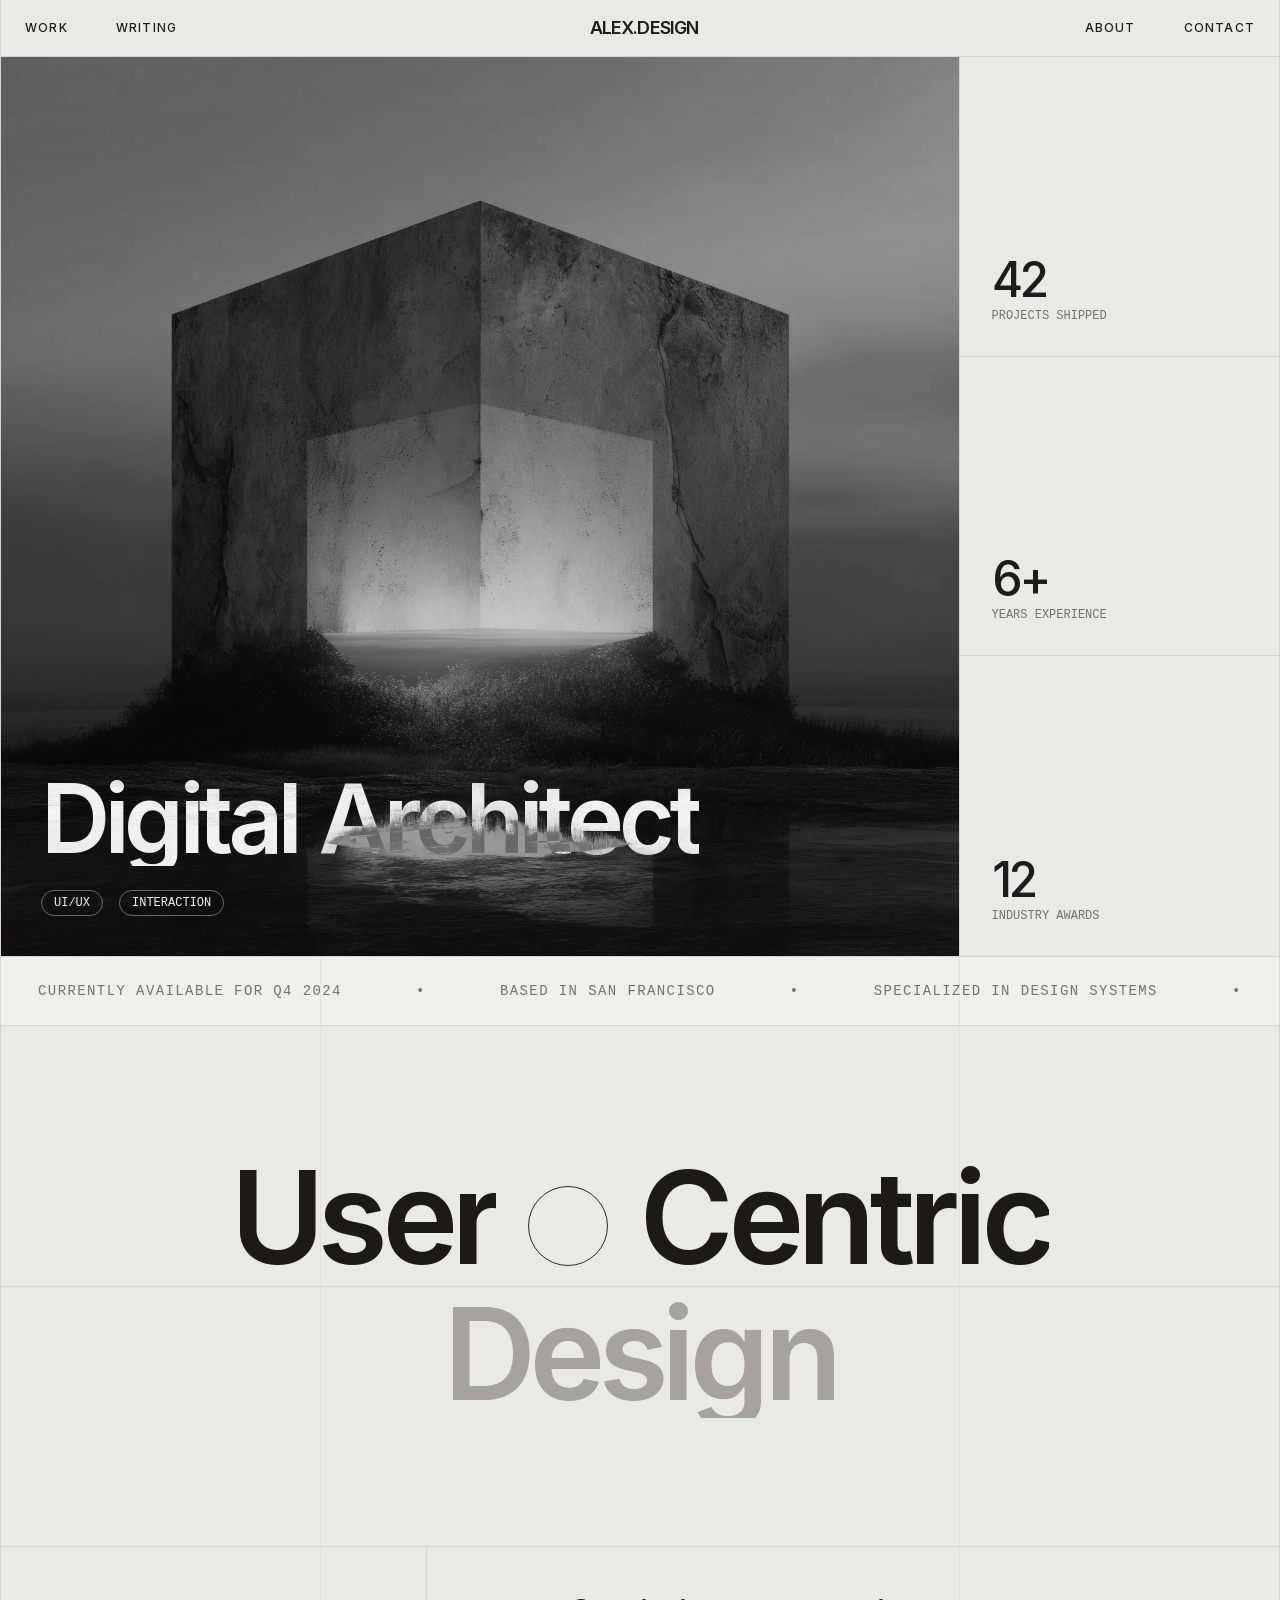
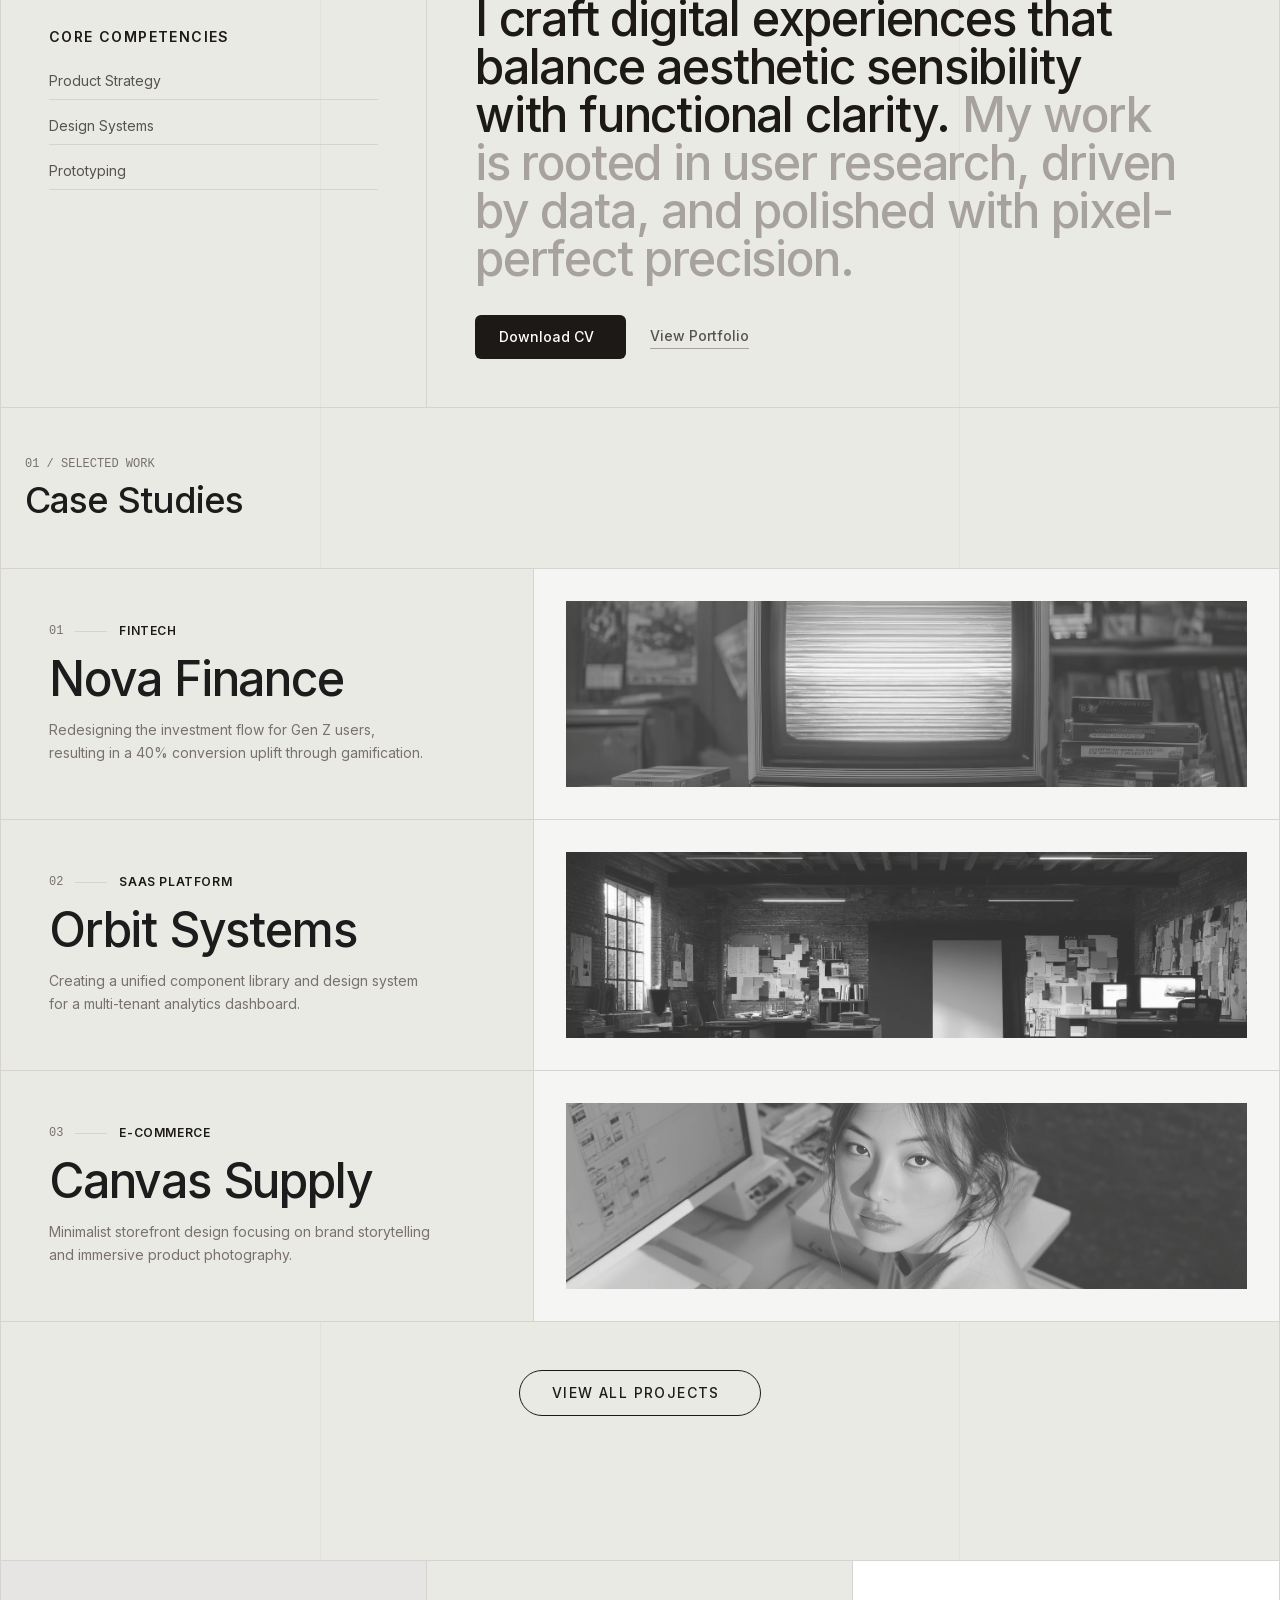
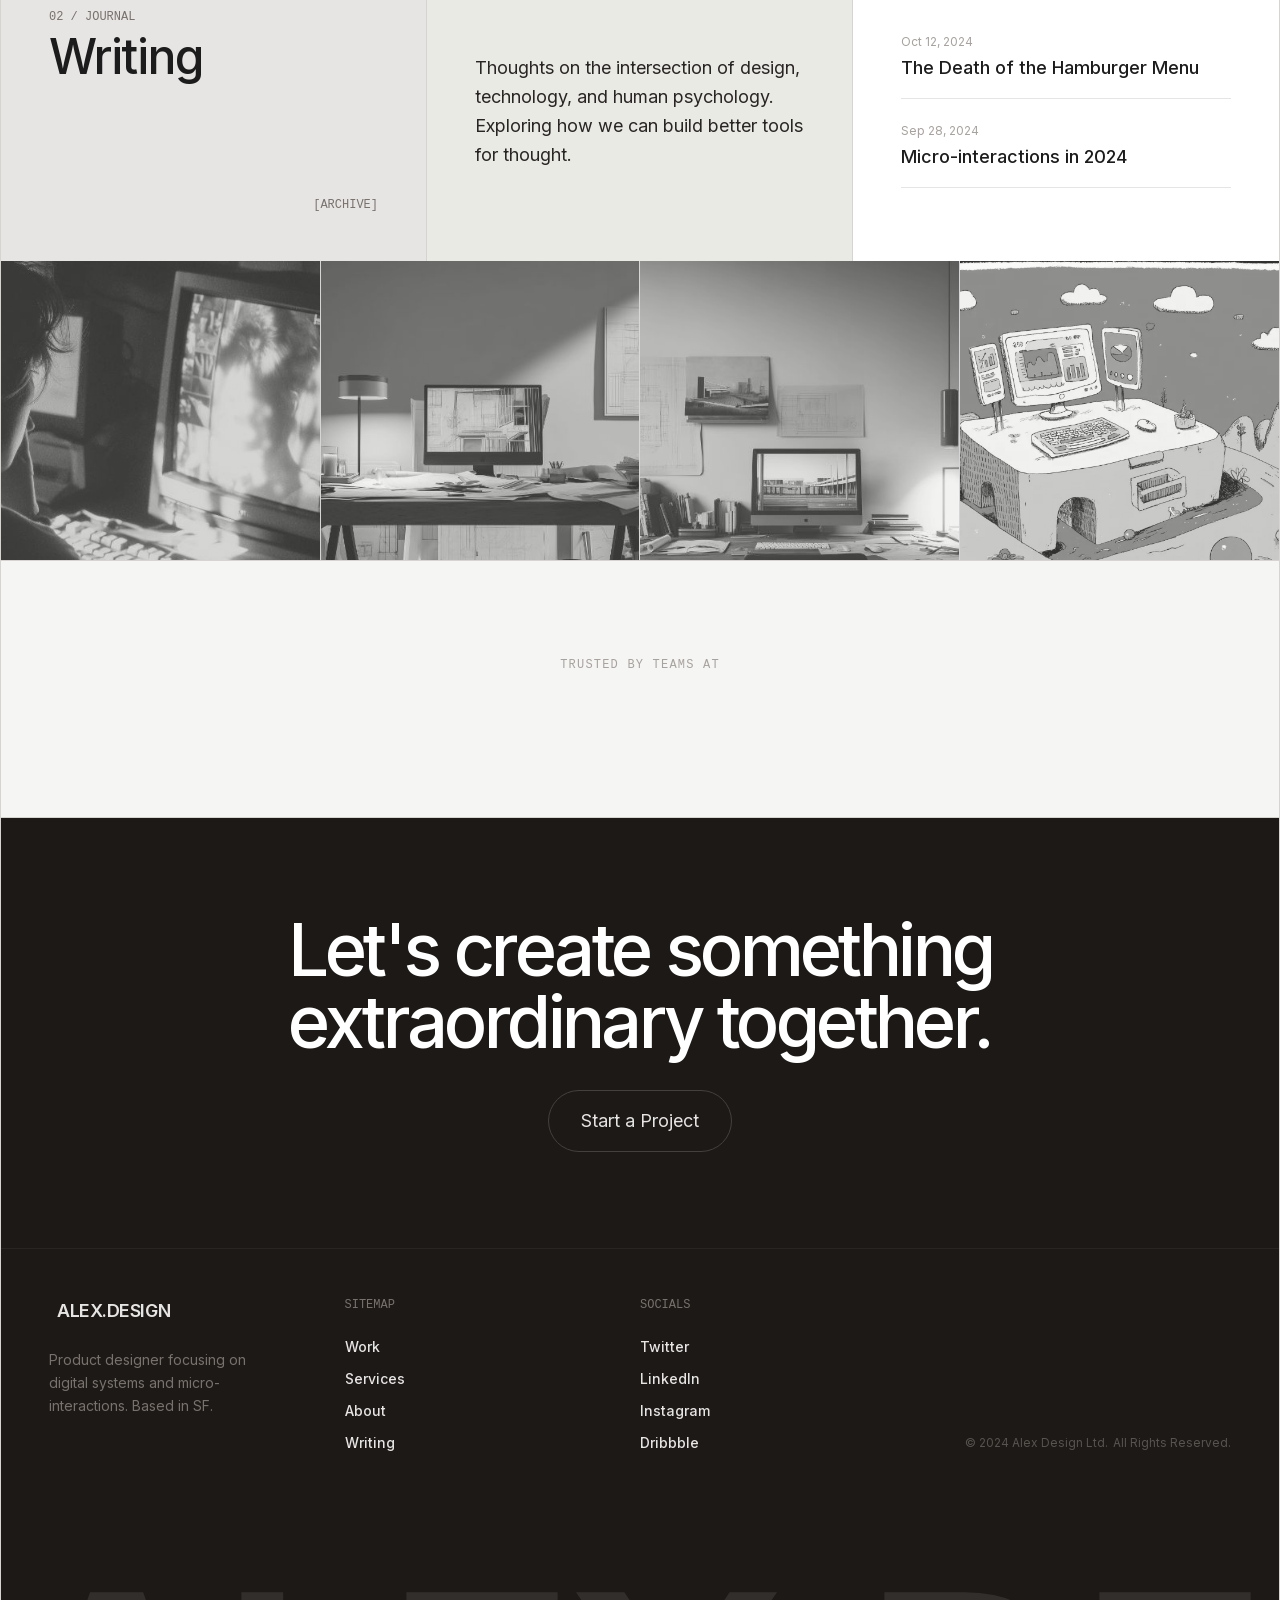
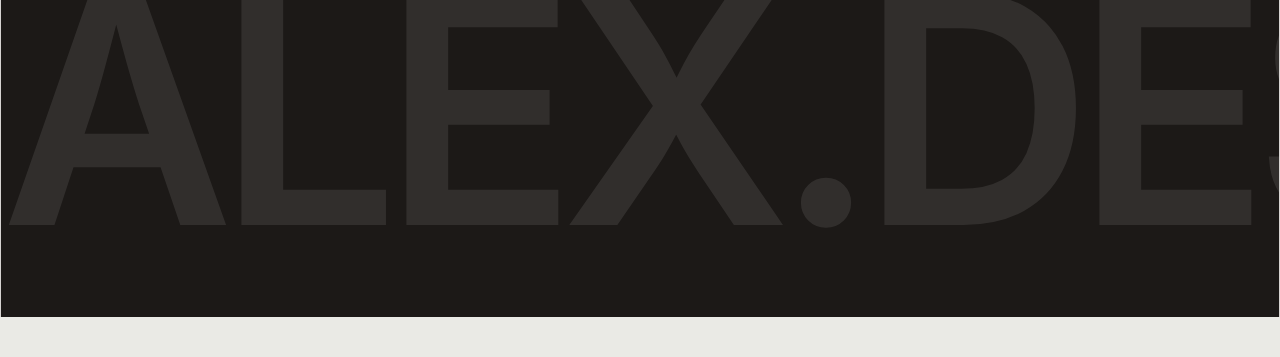
<file: assets/templates/digital-architect.aura.build/index.html>
<html class="scroll-smooth" lang="en"><head><meta charset="utf-8"/>
<meta content="width=device-width, initial-scale=1.0" name="viewport"/>
<title>Portfolio - Product Designer</title>
<script src="assets/resource_3fa48481346f.js"></script>
<script src="assets/iconify-icon_d39ffc6e4c56.js"></script>
<link href="assets/css2_19fd9cc6b396.css" rel="stylesheet"/>
<style>
body { font-family: 'Inter', sans-serif; background-color: #EAEAE5; color: #1C1C1C; overflow-x: hidden; }
/* Base Reveal Animation (Scroll triggered) */
.reveal { opacity: 0; transform: translateY(2rem); transition: all 1s cubic-bezier(0.16, 1, 0.3, 1); }
.reveal.active { opacity: 1; transform: translateY(0); }
/* Masked Text Reveal (For Hero Title) */
.text-reveal-wrapper { overflow: hidden; display: inline-block; vertical-align: bottom; }
.text-reveal-content {
transform: translateY(110%);
opacity: 0;
transition: transform 1.2s cubic-bezier(0.16, 1, 0.3, 1), opacity 1.2s ease;
display: block;
}
.reveal-active .text-reveal-content { transform: translateY(0); opacity: 1; }
/* Stagger Delays */
.delay-100 { transition-delay: 0.1s; }
.delay-200 { transition-delay: 0.2s; }
.delay-300 { transition-delay: 0.3s; }
.delay-500 { transition-delay: 0.5s; }
.delay-700 { transition-delay: 0.7s; }
/* Carousel Fade & Ken Burns */
.carousel-slide { position: absolute; inset: 0; transition: opacity 1.5s ease-in-out; opacity: 0; overflow: hidden; }
.carousel-slide.active { opacity: 1; }
.carousel-slide img { transform: scale(1); transition: transform 10s ease-out; }
.carousel-slide.active img { transform: scale(1.1); }
/* Marquee Animation */
@keyframes marquee {
0% { transform: translateX(0); }
100% { transform: translateX(-50%); }
}
.animate-marquee { display: inline-block; padding-left: 100%; animation: marquee 30s linear infinite; }
/* Add a clone to the HTML for seamless loop or use padding method */
.marquee-container { display: flex; overflow: hidden; user-select: none; }
.marquee-content { flex-shrink: 0; display: flex; justify-content: space-around; min-width: 100%; animation: scroll 40s linear infinite; }
@keyframes scroll {
from { transform: translateX(0); }
to { transform: translateX(-100%); }
}
/* Nav Load Animation */
.nav-load { opacity: 0; transform: translateY(-10px); transition: all 0.8s ease-out; }
.nav-load.loaded { opacity: 1; transform: translateY(0); }
/* Icon Alignment Fix */
iconify-icon { display: inline-flex; align-items: center; justify-content: center; vertical-align: middle; }
/* Utilities */
.no-scrollbar::-webkit-scrollbar { display: none; }
.parallax-element { will-change: transform; }
</style></head>
<body class="antialiased min-h-screen selection:bg-stone-800 selection:text-white pb-10">
<!-- Main Container -->
<div class="max-w-[1400px] mx-auto border-x border-stone-300 relative bg-[#EAEAE5]">
<!-- Vertical Grid Guide Lines -->
<div class="absolute inset-0 pointer-events-none grid grid-cols-1 md:grid-cols-12 gap-0 z-0 h-full w-full">
<div class="hidden md:block md:col-span-3 border-r border-stone-300/40 h-full"></div>
<div class="hidden md:block md:col-span-6 border-r border-stone-300/40 h-full"></div>
<div class="hidden md:block md:col-span-3 h-full"></div>
</div>
<!-- Navigation -->
<header class="relative z-50 border-b border-stone-300 sticky top-0 bg-[#EAEAE5] nav-load">
<div class="flex justify-between items-center px-4 md:px-6 py-5">
<div class="flex items-center gap-12">
<a class="text-xs font-medium tracking-widest uppercase hover:text-stone-500 transition-colors" href="#">Work</a>
<a class="text-xs font-medium tracking-widest uppercase hidden md:block hover:text-stone-500 transition-colors" href="#">Writing</a>
</div>
<div class="absolute left-1/2 -translate-x-1/2 flex items-center gap-2 group cursor-pointer">
<iconify-icon class="text-xl group-hover:rotate-180 transition-transform duration-700" icon="solar:atom-linear"></iconify-icon>
<span class="font-bold tracking-tighter text-lg">ALEX.DESIGN</span>
</div>
<div class="flex items-center gap-12">
<a class="text-xs font-medium tracking-widest uppercase hidden md:block hover:text-stone-500 transition-colors" href="#">About</a>
<a class="text-xs font-medium tracking-widest uppercase hover:text-stone-500 transition-colors" href="#">Contact</a>
</div>
</div>
</header>
<!-- Hero Section -->
<section class="relative z-10 grid grid-cols-1 md:grid-cols-12 border-b border-stone-300 min-h-[900px]">
<!-- Hero Carousel -->
<div class="col-span-1 md:col-span-9 border-b md:border-b-0 md:border-r border-stone-300 relative group overflow-hidden bg-stone-200">
<div class="w-full h-full relative" id="hero-carousel">
<!-- Slide 1 -->
<div class="carousel-slide active">
<img class="w-full h-full object-cover grayscale contrast-125 parallax-img" data-speed="0.05" src="assets/c7fa69dd-d7fb-48f2-a866-ef3663_f6b789593f38.webp"/>
</div>
<!-- Slide 2 -->
<div class="carousel-slide">
<img class="w-full h-full object-cover grayscale contrast-125 parallax-img" data-speed="0.05" src="assets/6c710de5-9712-4c8e-a7db-59ac54_b647957b5aa5.webp"/>
</div>
<!-- Slide 3 -->
<div class="carousel-slide">
<img class="w-full h-full object-cover grayscale contrast-125 parallax-img" data-speed="0.05" src="assets/62cc53b7-3355-4618-b7fa-3283f6_a6d3415bc434.webp"/>
</div>
</div>
<div class="absolute top-0 left-0 w-full h-full bg-gradient-to-b from-transparent to-stone-900/40 pointer-events-none"></div>
<!-- Hero Text -->
<div class="absolute bottom-6 left-6 md:bottom-10 md:left-10 text-white mix-blend-difference z-20">
<h1 class="text-6xl md:text-8xl font-semibold tracking-tighter leading-none mb-2" id="hero-title">
<span class="text-reveal-wrapper"><span class="text-reveal-content delay-200">Digital</span></span>
<span class="text-reveal-wrapper"><span class="text-reveal-content delay-300">Architect</span></span>
</h1>
<div class="mt-6 flex items-center gap-4 reveal delay-500 hero-badge">
<span class="px-3 py-1 border border-white/40 rounded-full text-xs font-mono uppercase backdrop-blur-md">UI/UX</span>
<span class="px-3 py-1 border border-white/40 rounded-full text-xs font-mono uppercase backdrop-blur-md">Interaction</span>
</div>
</div>
</div>
<!-- Stats Column (Staggered Load) -->
<div class="col-span-1 md:col-span-3 grid grid-rows-3 h-full min-h-[400px]">
<!-- Stat 1 -->
<div class="row-span-1 border-b border-stone-300 p-8 flex flex-col justify-between reveal delay-500 hero-stat group hover:bg-white transition-colors">
<iconify-icon class="text-3xl text-stone-400 group-hover:text-stone-800 transition-colors" icon="solar:layers-minimalistic-linear"></iconify-icon>
<div>
<h2 class="text-5xl font-medium tracking-tighter">42</h2>
<span class="text-xs font-mono text-stone-500 mt-1 block">PROJECTS SHIPPED</span>
</div>
</div>
<!-- Stat 2 -->
<div class="row-span-1 border-b border-stone-300 p-8 flex flex-col justify-between reveal delay-700 hero-stat group hover:bg-white transition-colors">
<iconify-icon class="text-3xl text-stone-400 group-hover:text-stone-800 transition-colors" icon="solar:clock-circle-linear"></iconify-icon>
<div>
<h2 class="text-5xl font-medium tracking-tighter">6+</h2>
<span class="text-xs font-mono text-stone-500 mt-1 block">YEARS EXPERIENCE</span>
</div>
</div>
<!-- Stat 3 -->
<div class="row-span-1 p-8 flex flex-col justify-between reveal delay-700 hero-stat group hover:bg-white transition-colors relative overflow-hidden">
<iconify-icon class="text-3xl text-stone-400 group-hover:text-stone-800 transition-colors" icon="solar:cup-star-linear"></iconify-icon>
<div>
<h2 class="text-5xl font-medium tracking-tighter">12</h2>
<span class="text-xs font-mono text-stone-500 mt-1 block">INDUSTRY AWARDS</span>
</div>
<div class="absolute top-4 right-4 animate-spin-slow">
<iconify-icon class="text-stone-200 text-6xl opacity-0 group-hover:opacity-100 transition-opacity duration-700" icon="solar:star-fall-linear"></iconify-icon>
</div>
</div>
</div>
</section>
<!-- Marquee / Divider -->
<div class="border-b border-stone-300 overflow-hidden py-6 bg-stone-100/50">
<div class="marquee-container">
<div class="marquee-content">
<span class="text-sm font-mono uppercase tracking-widest text-stone-500 mx-8">Currently available for Q4 2024</span>
<span class="text-sm font-mono uppercase tracking-widest text-stone-500 mx-8">•</span>
<span class="text-sm font-mono uppercase tracking-widest text-stone-500 mx-8">Based in San Francisco</span>
<span class="text-sm font-mono uppercase tracking-widest text-stone-500 mx-8">•</span>
<span class="text-sm font-mono uppercase tracking-widest text-stone-500 mx-8">Specialized in Design Systems</span>
<span class="text-sm font-mono uppercase tracking-widest text-stone-500 mx-8">•</span>
</div>
<!-- Duplicate for seamless loop -->
<div class="marquee-content">
<span class="text-sm font-mono uppercase tracking-widest text-stone-500 mx-8">Currently available for Q4 2024</span>
<span class="text-sm font-mono uppercase tracking-widest text-stone-500 mx-8">•</span>
<span class="text-sm font-mono uppercase tracking-widest text-stone-500 mx-8">Based in San Francisco</span>
<span class="text-sm font-mono uppercase tracking-widest text-stone-500 mx-8">•</span>
<span class="text-sm font-mono uppercase tracking-widest text-stone-500 mx-8">Specialized in Design Systems</span>
<span class="text-sm font-mono uppercase tracking-widest text-stone-500 mx-8">•</span>
</div>
</div>
</div>
<!-- Typography Banner -->
<section class="relative z-10 py-32 border-b border-stone-300 overflow-hidden">
<div class="flex flex-col items-center gap-2 reveal">
<div class="flex items-center gap-4 md:gap-8">
<h1 class="text-6xl md:text-8xl lg:text-9xl font-semibold tracking-tighter text-stone-900">
<span class="text-reveal-wrapper"><span class="text-reveal-content text-stone-900">User</span></span>
</h1>
<div class="w-12 h-12 md:w-20 md:h-20 border border-stone-800 rounded-full flex items-center justify-center mt-2 md:mt-4 bg-transparent hover:bg-stone-900 hover:text-white transition-all duration-500">
<iconify-icon class="text-2xl md:text-4xl" icon="solar:arrow-down-linear"></iconify-icon>
</div>
<h1 class="text-6xl md:text-8xl lg:text-9xl font-semibold tracking-tighter text-stone-900">
<span class="text-reveal-wrapper"><span class="text-reveal-content delay-100 text-stone-900">Centric</span></span>
</h1>
</div>
<h1 class="text-6xl md:text-8xl lg:text-9xl font-semibold tracking-tighter text-stone-400">
<span class="text-reveal-wrapper"><span class="text-reveal-content delay-200">Design</span></span>
</h1>
</div>
<div class="absolute top-1/2 left-0 w-full h-px bg-stone-300 -z-10"></div>
<!-- Parallax Decoration -->
<div class="absolute top-10 right-[10%] opacity-20 parallax-element" data-speed="-0.02">
<iconify-icon class="text-9xl" icon="solar:record-circle-linear"></iconify-icon>
</div>
</section>
<!-- Intro / Bio Section -->
<section class="relative z-10 grid grid-cols-1 md:grid-cols-12 border-b border-stone-300">
<!-- Left Meta -->
<div class="col-span-1 md:col-span-4 p-8 md:p-12 flex flex-col justify-between min-h-[400px] border-b md:border-b-0 md:border-r border-stone-300 reveal">
<div class="flex flex-col gap-8">
<iconify-icon class="text-5xl text-stone-800" icon="solar:scanner-linear"></iconify-icon>
<div>
<h3 class="text-sm font-bold uppercase tracking-widest text-stone-900 mb-6">Core Competencies</h3>
<div class="space-y-4">
<div class="flex items-center justify-between border-b border-stone-300 pb-2">
<span class="text-sm text-stone-600">Product Strategy</span>
<iconify-icon class="text-stone-400 text-lg" icon="solar:check-circle-linear"></iconify-icon>
</div>
<div class="flex items-center justify-between border-b border-stone-300 pb-2">
<span class="text-sm text-stone-600">Design Systems</span>
<iconify-icon class="text-stone-400 text-lg" icon="solar:check-circle-linear"></iconify-icon>
</div>
<div class="flex items-center justify-between border-b border-stone-300 pb-2">
<span class="text-sm text-stone-600">Prototyping</span>
<iconify-icon class="text-stone-400 text-lg" icon="solar:check-circle-linear"></iconify-icon>
</div>
</div>
</div>
</div>
</div>
<!-- Right Content -->
<div class="col-span-1 md:col-span-8 p-8 md:p-12 md:pr-24 flex flex-col justify-center reveal delay-100">
<h2 class="text-3xl md:text-5xl font-medium tracking-tight leading-tight text-stone-900 mb-8">
                    I craft digital experiences that balance aesthetic sensibility with functional clarity. 
                    <span class="text-stone-400">My work is rooted in user research, driven by data, and polished with pixel-perfect precision.</span>
</h2>
<div class="flex gap-6 items-center">
<button class="px-6 py-3 bg-stone-900 text-white rounded-md text-sm font-medium hover:bg-stone-700 transition-all flex items-center gap-2 group">
                        Download CV
                        <iconify-icon class="text-lg group-hover:translate-y-1 transition-transform" icon="solar:file-download-linear"></iconify-icon>
</button>
<a class="text-sm font-medium text-stone-600 hover:text-stone-900 border-b border-stone-400 hover:border-stone-900 pb-0.5 transition-colors" href="#work">View Portfolio</a>
</div>
</div>
</section>
<!-- Selected Projects (List View) -->
<section class="relative z-10 py-12" id="work">
<div class="px-4 md:px-6 mb-12 flex justify-between items-end reveal">
<div>
<span class="text-xs font-mono uppercase text-stone-500 mb-2 block">01 / Selected Work</span>
<h3 class="text-4xl font-medium tracking-tight">Case Studies</h3>
</div>
<iconify-icon class="text-3xl text-stone-400" icon="solar:arrow-right-down-linear"></iconify-icon>
</div>
<!-- Project 1 -->
<div class="group border-y border-stone-300 bg-[#EAEAE5] hover:bg-white transition-colors duration-500 cursor-pointer overflow-hidden">
<div class="max-w-[1400px] mx-auto grid grid-cols-1 md:grid-cols-12 min-h-[250px]">
<div class="col-span-1 md:col-span-5 p-8 md:p-12 border-r border-stone-300/0 md:border-stone-300 reveal flex flex-col justify-center">
<div class="flex items-center gap-3 mb-4">
<span class="text-xs font-mono text-stone-500">01</span>
<div class="h-px w-8 bg-stone-300"></div>
<span class="text-xs font-bold uppercase tracking-wider text-stone-900">Fintech</span>
</div>
<h4 class="text-4xl md:text-5xl font-medium tracking-tight mb-4 group-hover:translate-x-2 transition-transform duration-500">Nova Finance</h4>
<p class="text-stone-500 text-sm leading-relaxed max-w-sm">Redesigning the investment flow for Gen Z users, resulting in a 40% conversion uplift through gamification.</p>
</div>
<div class="col-span-7 hidden md:block relative overflow-hidden">
<div class="absolute inset-0 bg-stone-100 flex items-center justify-center p-8">
<img class="w-full h-full object-cover grayscale opacity-80 group-hover:scale-105 group-hover:grayscale-0 transition-all duration-700" src="assets/4b7d31e6-5b45-47eb-9853-96bbb9_bf1aa5f9d2cf.webp"/>
</div>
</div>
</div>
</div>
<!-- Project 2 -->
<div class="group border-b border-stone-300 bg-[#EAEAE5] hover:bg-white transition-colors duration-500 cursor-pointer overflow-hidden">
<div class="max-w-[1400px] mx-auto grid grid-cols-1 md:grid-cols-12 min-h-[250px]">
<div class="col-span-1 md:col-span-5 p-8 md:p-12 border-r border-stone-300/0 md:border-stone-300 reveal flex flex-col justify-center">
<div class="flex items-center gap-3 mb-4">
<span class="text-xs font-mono text-stone-500">02</span>
<div class="h-px w-8 bg-stone-300"></div>
<span class="text-xs font-bold uppercase tracking-wider text-stone-900">SaaS Platform</span>
</div>
<h4 class="text-4xl md:text-5xl font-medium tracking-tight mb-4 group-hover:translate-x-2 transition-transform duration-500">Orbit Systems</h4>
<p class="text-stone-500 text-sm leading-relaxed max-w-sm">Creating a unified component library and design system for a multi-tenant analytics dashboard.</p>
</div>
<div class="col-span-7 hidden md:block relative overflow-hidden">
<div class="absolute inset-0 bg-stone-100 flex items-center justify-center p-8">
<img class="w-full h-full object-cover grayscale opacity-80 group-hover:scale-105 group-hover:grayscale-0 transition-all duration-700" src="assets/5ea5c0e9-3047-467a-9eaf-e49f65_6a6f021d85c6.webp"/>
</div>
</div>
</div>
</div>
<!-- Project 3 -->
<div class="group border-b border-stone-300 bg-[#EAEAE5] hover:bg-white transition-colors duration-500 cursor-pointer overflow-hidden">
<div class="max-w-[1400px] mx-auto grid grid-cols-1 md:grid-cols-12 min-h-[250px]">
<div class="col-span-1 md:col-span-5 p-8 md:p-12 border-r border-stone-300/0 md:border-stone-300 reveal flex flex-col justify-center">
<div class="flex items-center gap-3 mb-4">
<span class="text-xs font-mono text-stone-500">03</span>
<div class="h-px w-8 bg-stone-300"></div>
<span class="text-xs font-bold uppercase tracking-wider text-stone-900">E-Commerce</span>
</div>
<h4 class="text-4xl md:text-5xl font-medium tracking-tight mb-4 group-hover:translate-x-2 transition-transform duration-500">Canvas Supply</h4>
<p class="text-stone-500 text-sm leading-relaxed max-w-sm">Minimalist storefront design focusing on brand storytelling and immersive product photography.</p>
</div>
<div class="col-span-7 hidden md:block relative overflow-hidden">
<div class="absolute inset-0 bg-stone-100 flex items-center justify-center p-8">
<img class="w-full h-full object-cover grayscale opacity-80 group-hover:scale-105 group-hover:grayscale-0 transition-all duration-700" src="assets/ddab06d9-9060-42a5-9052-32121a_7062a2506669.webp"/>
</div>
</div>
</div>
</div>
<div class="flex justify-center mt-12 reveal">
<a class="inline-flex items-center gap-2 text-sm font-medium uppercase tracking-widest border border-stone-900 rounded-full px-8 py-3 hover:bg-stone-900 hover:text-white transition-all" href="#">
                    View All Projects
                    <iconify-icon class="text-lg" icon="solar:arrow-right-linear"></iconify-icon>
</a>
</div>
</section>
<!-- Blog / Writing Section Header -->
<section class="relative z-10 grid grid-cols-1 md:grid-cols-12 border-t border-stone-300 mt-24">
<!-- Title -->
<div class="col-span-1 md:col-span-4 p-8 md:p-12 border-b md:border-b-0 md:border-r border-stone-300 flex flex-col justify-between min-h-[300px] reveal bg-stone-200">
<div>
<span class="text-xs font-mono uppercase text-stone-500 mb-2 block">02 / Journal</span>
<h2 class="text-5xl font-medium tracking-tight">Writing</h2>
</div>
<div class="flex items-end justify-between">
<iconify-icon class="text-5xl text-stone-800" icon="solar:pen-new-square-linear"></iconify-icon>
<span class="text-xs font-mono text-stone-500">[ARCHIVE]</span>
</div>
</div>
<!-- Description -->
<div class="col-span-1 md:col-span-8 grid grid-cols-1 md:grid-cols-2">
<div class="p-8 md:p-12 border-b md:border-b-0 md:border-r border-stone-300 flex items-center reveal delay-100">
<p class="text-lg leading-relaxed text-stone-800">
                        Thoughts on the intersection of design, technology, and human psychology. Exploring how we can build better tools for thought.
                    </p>
</div>
<div class="p-8 md:p-12 flex flex-col justify-center gap-6 reveal delay-200 bg-white">
<a class="group flex items-start justify-between border-b border-stone-200 pb-4" href="#">
<div>
<span class="text-xs text-stone-400 mb-1 block">Oct 12, 2024</span>
<h4 class="text-lg font-medium group-hover:text-stone-600 transition-colors">The Death of the Hamburger Menu</h4>
</div>
<iconify-icon class="text-stone-300 text-xl group-hover:text-stone-900 transition-all" icon="solar:arrow-right-up-linear"></iconify-icon>
</a>
<a class="group flex items-start justify-between border-b border-stone-200 pb-4" href="#">
<div>
<span class="text-xs text-stone-400 mb-1 block">Sep 28, 2024</span>
<h4 class="text-lg font-medium group-hover:text-stone-600 transition-colors">Micro-interactions in 2024</h4>
</div>
<iconify-icon class="text-stone-300 text-xl group-hover:text-stone-900 transition-all" icon="solar:arrow-right-up-linear"></iconify-icon>
</a>
</div>
</div>
</section>
<!-- Image Grid Parallax -->
<section class="relative z-10 grid grid-cols-2 md:grid-cols-4 border-b border-stone-300 h-[300px] overflow-hidden">
<img class="w-full h-[120%] object-cover grayscale opacity-80 border-r border-stone-300 parallax-img" data-speed="0.05" src="assets/ede50f82-0ad0-4579-a4ae-3a9428_fd09ad4bf2a1.jpg"/>
<img class="w-full h-[120%] object-cover grayscale opacity-80 border-r border-stone-300 parallax-img" data-speed="0.08" src="assets/e9d001f3-ebe3-45c2-b556-b53a55_6b8718ffa723.jpg"/>
<img class="w-full h-[120%] object-cover grayscale opacity-80 border-r border-stone-300 parallax-img" data-speed="0.03" src="assets/87e5e02b-a5b6-43ff-b9a4-5e299f_665111a88a86.jpg"/>
<img class="w-full h-[120%] object-cover grayscale opacity-80 parallax-img" data-speed="0.1" src="assets/2700a02e-2471-497e-8ca2-3196fc_50242a508302.webp"/>
</section>
<!-- Client List -->
<section class="relative z-10 border-b border-stone-300 py-24 bg-stone-100">
<div class="text-center mb-12">
<span class="text-xs font-mono uppercase text-stone-400 tracking-widest">Trusted by teams at</span>
</div>
<!-- Simple Icons as Logos -->
<div class="grid grid-cols-2 md:grid-cols-4 gap-12 md:gap-20 px-8 justify-items-center items-center opacity-50 grayscale hover:grayscale-0 transition-all duration-700">
<div class="reveal">
<iconify-icon class="text-stone-900" height="36" icon="simple-icons:airbnb"></iconify-icon>
</div>
<div class="reveal delay-100">
<iconify-icon class="text-stone-900" height="36" icon="simple-icons:spotify"></iconify-icon>
</div>
<div class="reveal delay-200">
<iconify-icon class="text-stone-900" height="36" icon="simple-icons:notion"></iconify-icon>
</div>
<div class="reveal delay-300">
<iconify-icon class="text-stone-900" height="36" icon="simple-icons:linear"></iconify-icon>
</div>
</div>
</section>
<!-- Balanced Footer -->
<footer class="relative z-10 bg-stone-900 text-stone-200 pt-24 pb-12">
<!-- Top CTA Section -->
<div class="px-6 md:px-12 mb-24 text-center">
<div class="reveal">
<h2 class="text-5xl md:text-7xl font-medium tracking-tighter mb-8 text-white">Let's create something<br/>extraordinary together.</h2>
<a class="inline-block border border-stone-700 rounded-full px-8 py-4 text-lg hover:bg-white hover:text-stone-900 transition-all duration-300" href="mailto:hello@alex.design">
                        Start a Project
                    </a>
</div>
</div>
<div class="border-t border-stone-800 w-full mb-12"></div>
<!-- Balanced Grid -->
<div class="grid grid-cols-1 md:grid-cols-12 px-6 md:px-12 gap-12 md:gap-0">
<!-- Column 1: Brand -->
<div class="col-span-1 md:col-span-3">
<div class="flex items-center gap-2 mb-6">
<iconify-icon class="text-xl" icon="solar:atom-linear"></iconify-icon>
<span class="font-bold tracking-tight text-lg">ALEX.DESIGN</span>
</div>
<p class="text-stone-500 text-sm leading-relaxed max-w-[200px]">
                        Product designer focusing on digital systems and micro-interactions. Based in SF.
                    </p>
</div>
<!-- Column 2: Sitemap -->
<div class="col-span-1 md:col-span-3">
<h4 class="text-xs font-mono uppercase text-stone-500 mb-6">Sitemap</h4>
<ul class="space-y-3 text-sm font-medium">
<li><a class="hover:text-white transition-colors" href="#">Work</a></li>
<li><a class="hover:text-white transition-colors" href="#">Services</a></li>
<li><a class="hover:text-white transition-colors" href="#">About</a></li>
<li><a class="hover:text-white transition-colors" href="#">Writing</a></li>
</ul>
</div>
<!-- Column 3: Socials -->
<div class="col-span-1 md:col-span-3">
<h4 class="text-xs font-mono uppercase text-stone-500 mb-6">Socials</h4>
<ul class="space-y-3 text-sm font-medium">
<li><a class="hover:text-white transition-colors flex items-center gap-2" href="#">Twitter <iconify-icon class="text-xs text-stone-600" icon="solar:arrow-right-up-linear"></iconify-icon></a></li>
<li><a class="hover:text-white transition-colors flex items-center gap-2" href="#">LinkedIn <iconify-icon class="text-xs text-stone-600" icon="solar:arrow-right-up-linear"></iconify-icon></a></li>
<li><a class="hover:text-white transition-colors flex items-center gap-2" href="#">Instagram <iconify-icon class="text-xs text-stone-600" icon="solar:arrow-right-up-linear"></iconify-icon></a></li>
<li><a class="hover:text-white transition-colors flex items-center gap-2" href="#">Dribbble <iconify-icon class="text-xs text-stone-600" icon="solar:arrow-right-up-linear"></iconify-icon></a></li>
</ul>
</div>
<!-- Column 4: Meta -->
<div class="col-span-1 md:col-span-3 flex flex-col justify-between h-full">
<div class="text-right hidden md:block">
<iconify-icon class="text-4xl text-stone-800" icon="solar:globe-linear"></iconify-icon>
</div>
<div class="text-left md:text-right mt-4 md:mt-0">
<span class="text-xs text-stone-600">© 2024 Alex Design Ltd.</span>
<span class="text-xs text-stone-600">All Rights Reserved.</span>
</div>
</div>
</div>
<!-- Big Text Footer -->
<div class="mt-24 text-center opacity-10 pointer-events-none select-none overflow-hidden">
<span class="text-[12rem] md:text-[20rem] font-bold leading-none tracking-tighter whitespace-nowrap">ALEX.DESIGN</span>
</div>
</footer>
</div>
<script>
        // Intersection Observer for Reveals
        document.addEventListener('DOMContentLoaded', () => {
            
            // 1. Initial Hero Animations (Triggered on Load)
            setTimeout(() => {
                document.querySelector('header').classList.add('loaded');
            }, 100);

            // Trigger Hero Title Text Reveal
            setTimeout(() => {
                const heroTitle = document.getElementById('hero-title');
                if(heroTitle) heroTitle.classList.add('reveal-active');
            }, 500);

            // Trigger Hero Badge & Stats manually so they don't wait for scroll
            setTimeout(() => {
                document.querySelectorAll('.hero-badge, .hero-stat').forEach(el => {
                    el.classList.add('active');
                });
            }, 500);

            // 2. Scroll Observer for the rest of the page
            const observerOptions = {
                root: null,
                rootMargin: '0px',
                threshold: 0.15
            };

            const observer = new IntersectionObserver((entries) => {
                entries.forEach(entry => {
                    if (entry.isIntersecting) {
                        entry.target.classList.add('active');
                        // Add reveal-active to children if they exist (for text reveals)
                        const textWrappers = entry.target.querySelectorAll('.text-reveal-wrapper');
                        if(textWrappers.length > 0 || entry.target.classList.contains('text-reveal-wrapper')) {
                            entry.target.classList.add('reveal-active');
                        }
                        // Handle internal text reveal wrappers specifically
                        if(entry.target.tagName === 'H1') { // Catch specific typography section headers
                             entry.target.classList.add('reveal-active');
                        }
                    }
                });
            }, observerOptions);

            document.querySelectorAll('.reveal').forEach(el => observer.observe(el));
            // Observe custom text reveal sections
            document.querySelectorAll('h1').forEach(el => {
                if(el.querySelector('.text-reveal-content')) observer.observe(el);
            });

            // 3. Carousel Logic
            const slides = document.querySelectorAll('.carousel-slide');
            let currentSlide = 0;
            
            setInterval(() => {
                slides[currentSlide].classList.remove('active');
                currentSlide = (currentSlide + 1) % slides.length;
                slides[currentSlide].classList.add('active');
            }, 5000);

            // 4. Parallax Logic
            window.addEventListener('scroll', () => {
                const scrolled = window.scrollY;
                document.querySelectorAll('.parallax-img').forEach((el) => {
                    const speed = el.dataset.speed || 0.1;
                    el.style.transform = `translateY(${scrolled * speed}px)`;
                });
                
                document.querySelectorAll('.parallax-element').forEach((el) => {
                    const speed = el.dataset.speed || 0.1;
                    el.style.transform = `translateY(${scrolled * speed}px)`;
                });
            });
        });
    </script>
<script data-img-fallback-handler="">!function(){var f=["https://hoirqrkdgbmvpwutwuwj.supabase.co/storage/v1/object/public/assets/assets/917d6f93-fb36-439a-8c48-884b67b35381_1600w.jpg","https://hoirqrkdgbmvpwutwuwj.supabase.co/storage/v1/object/public/assets/assets/4734259a-bad7-422f-981e-ce01e79184f2_1600w.jpg","https://hoirqrkdgbmvpwutwuwj.supabase.co/storage/v1/object/public/assets/assets/c543a9e1-f226-4ced-80b0-feb8445a75b9_1600w.jpg","https://hoirqrkdgbmvpwutwuwj.supabase.co/storage/v1/object/public/assets/assets/5bab247f-35d9-400d-a82b-fd87cfe913d2_1600w.webp","https://hoirqrkdgbmvpwutwuwj.supabase.co/storage/v1/object/public/assets/assets/30104e3c-5eea-4b93-93e9-5313698a7156_1600w.webp"],h=new Set;function g(s){for(var x=0,i=0;i<s.length;i++)x=(x<<5)-x+s.charCodeAt(i)|0;return f[Math.abs(x)%f.length]}function r(t){var s=t.src;if(s&&!h.has(s)){h.add(s);t.src=g(s)}}window.addEventListener("error",function(e){var t=e.target;if(t&&t.tagName==="IMG")r(t)},!0);function c(){document.querySelectorAll("img").forEach(function(i){if(i.complete&&!i.naturalWidth&&i.src)r(i)})}if(document.readyState==="loading")document.addEventListener("DOMContentLoaded",c);else c()}()</script></body></html>
</file>
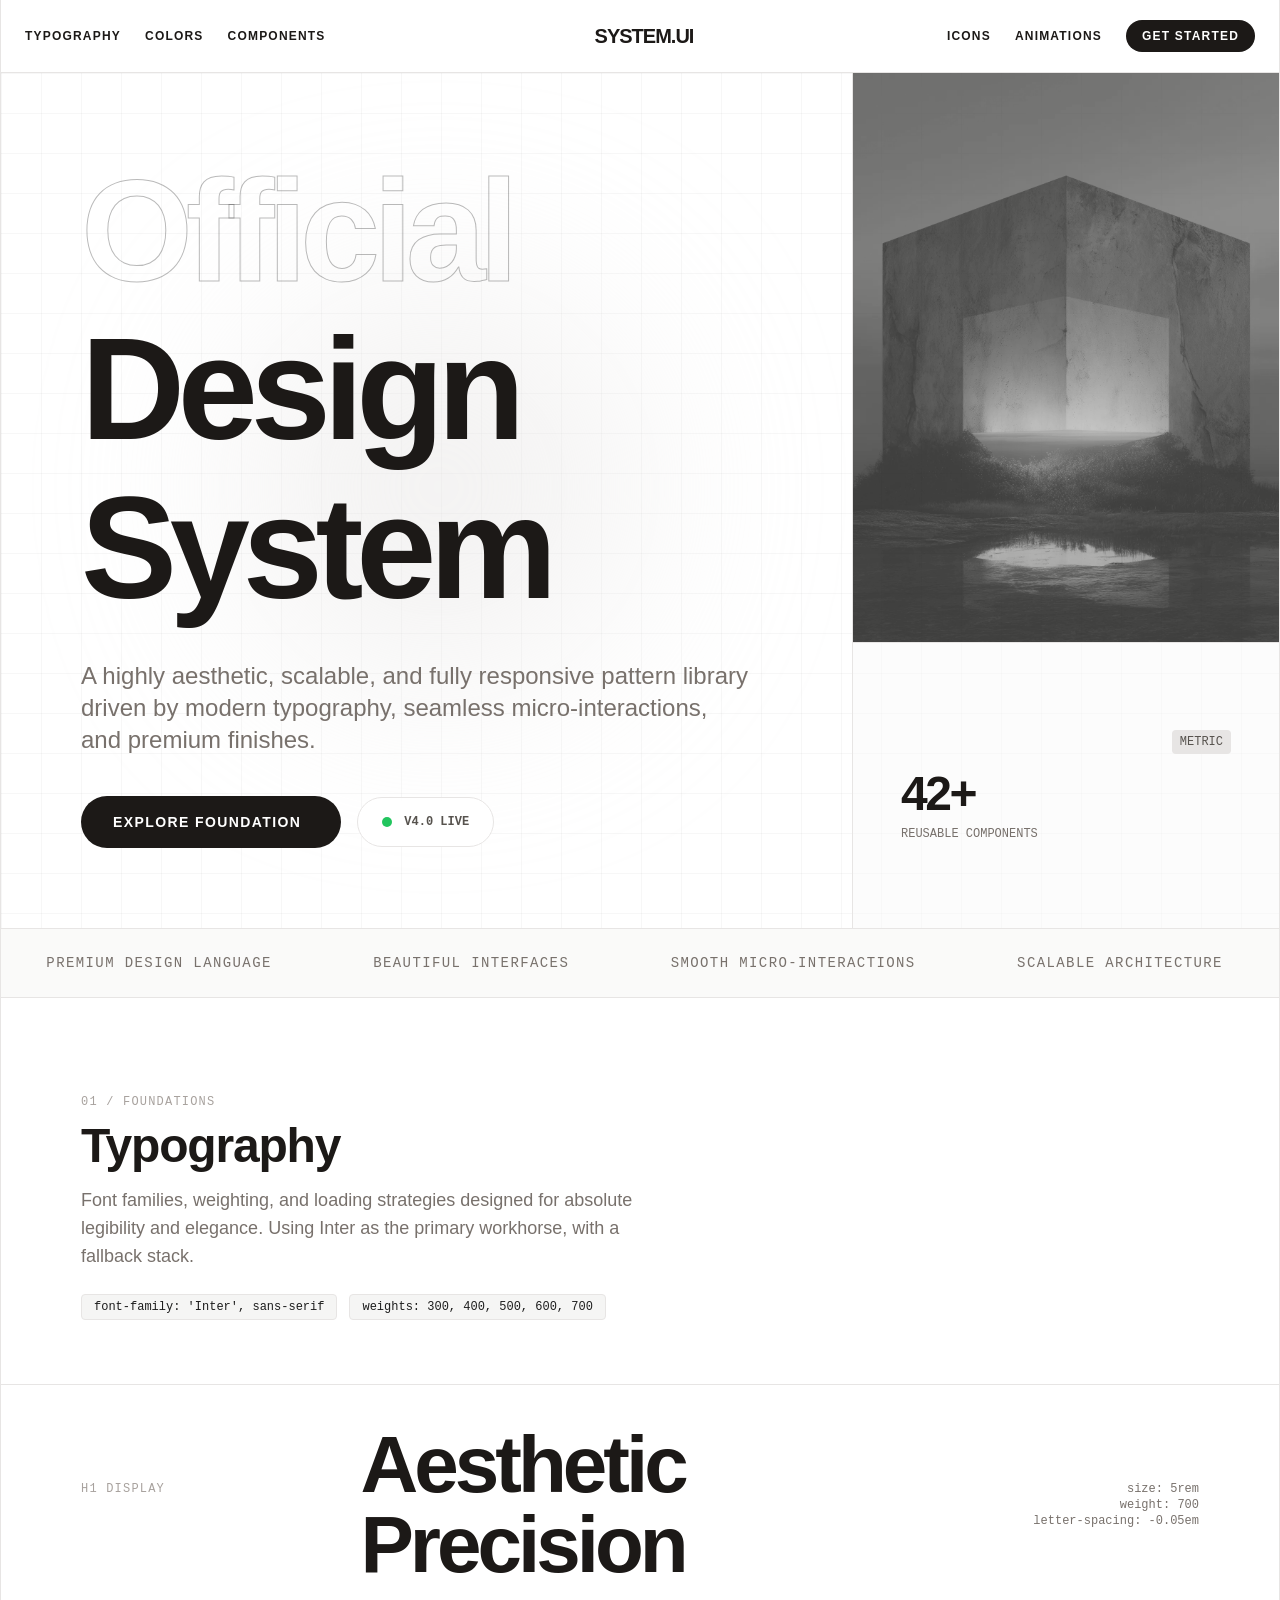
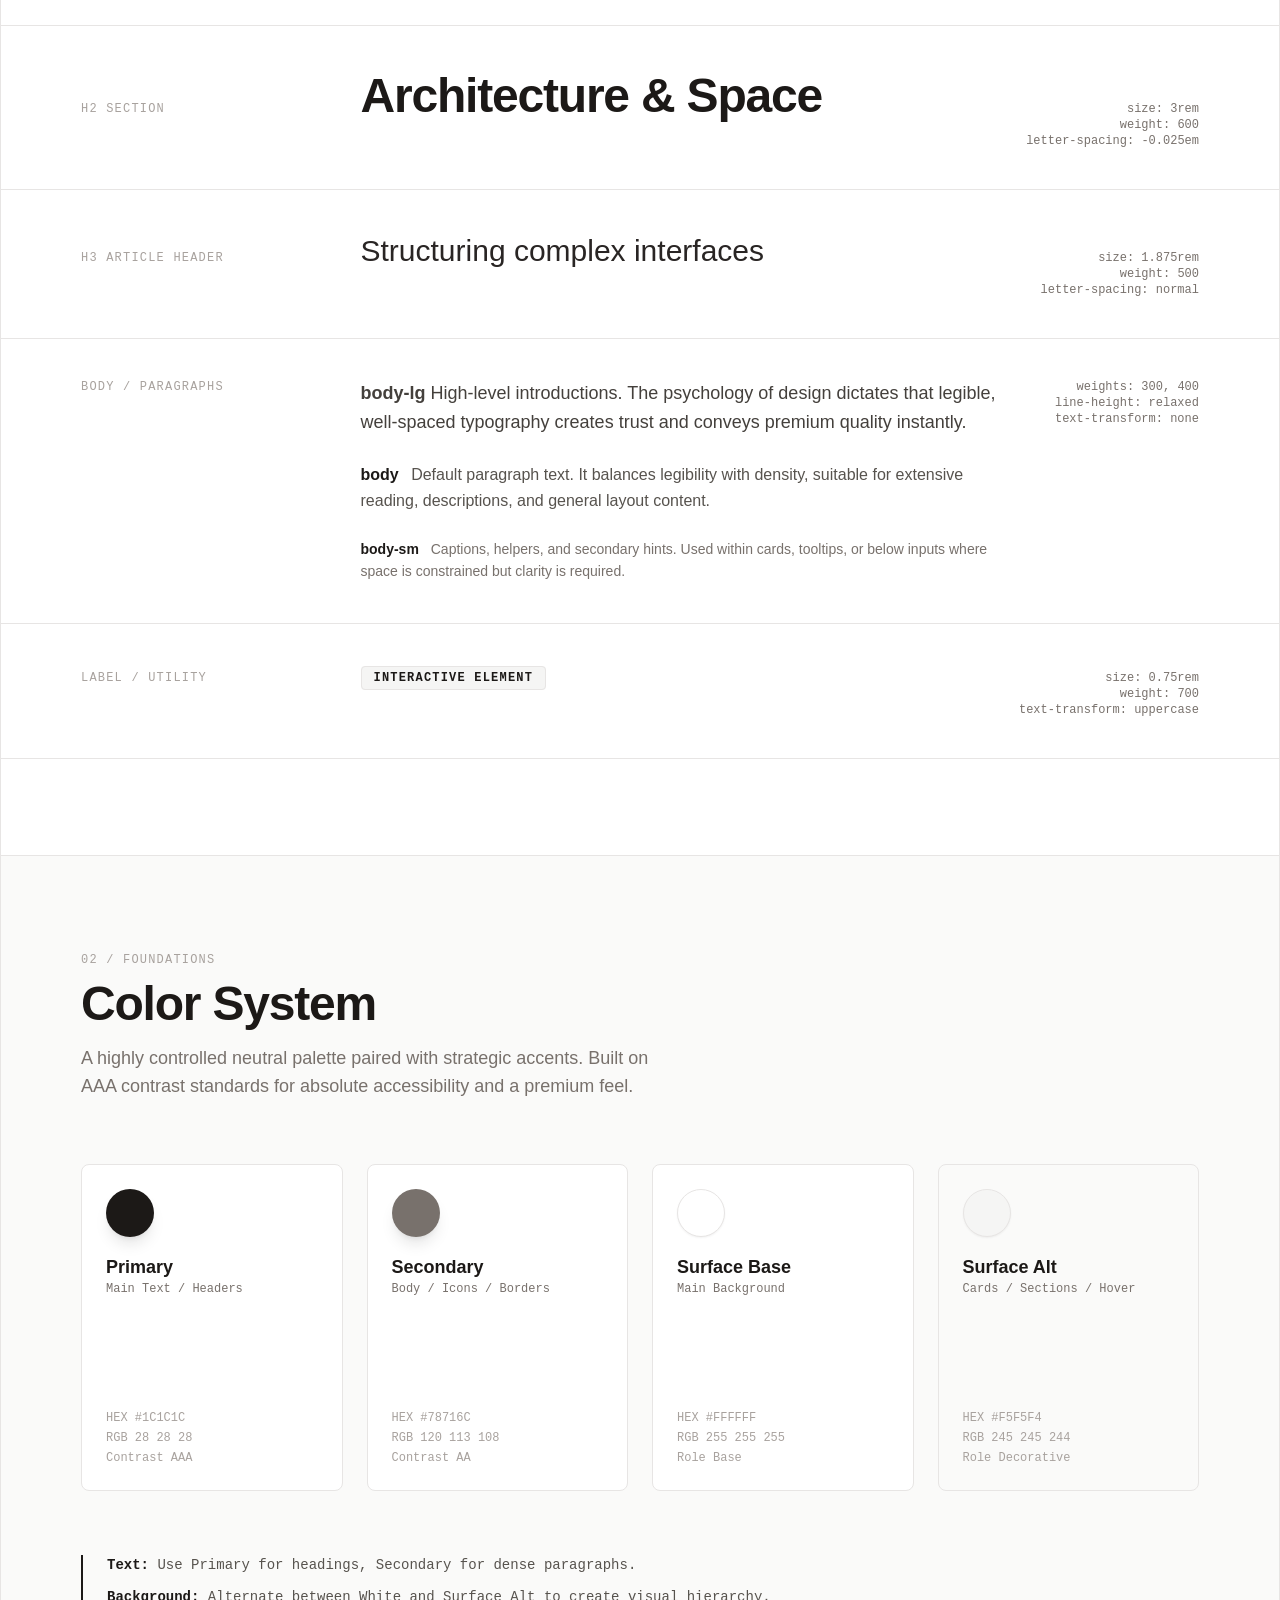
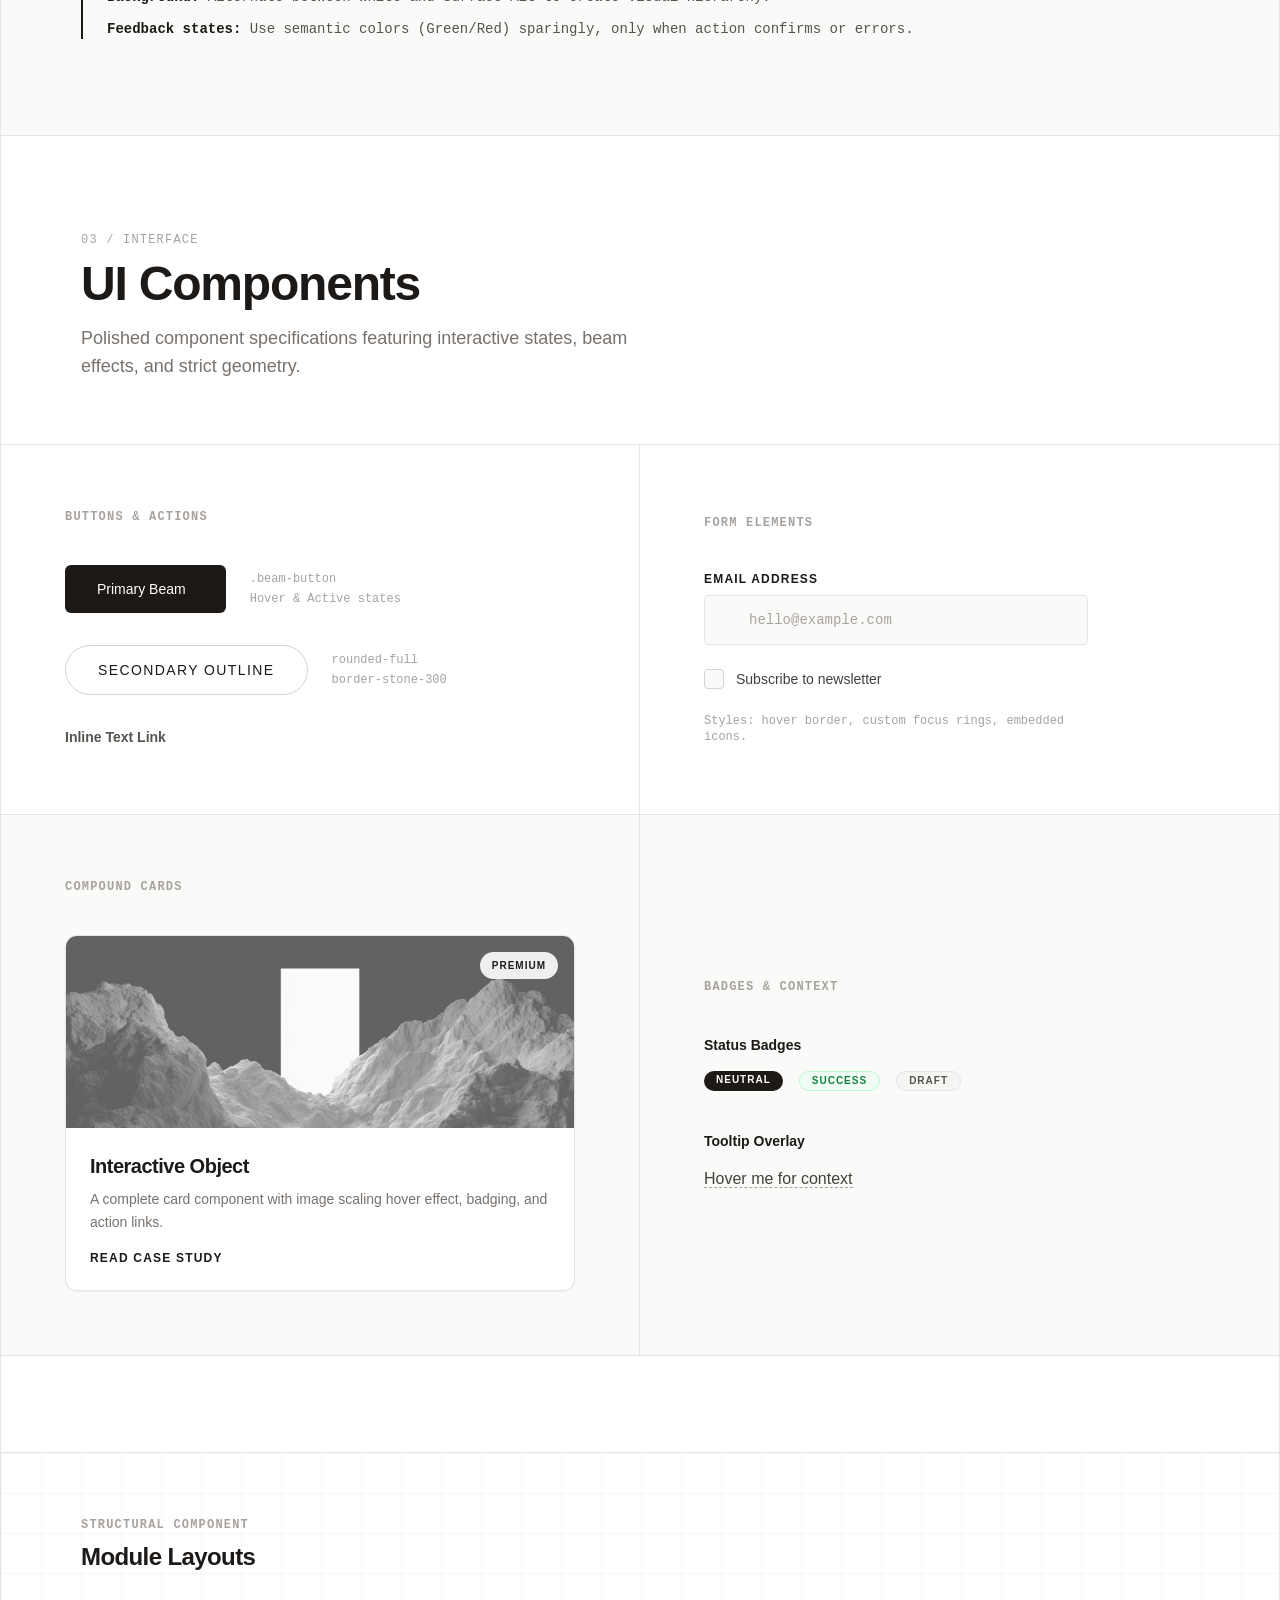
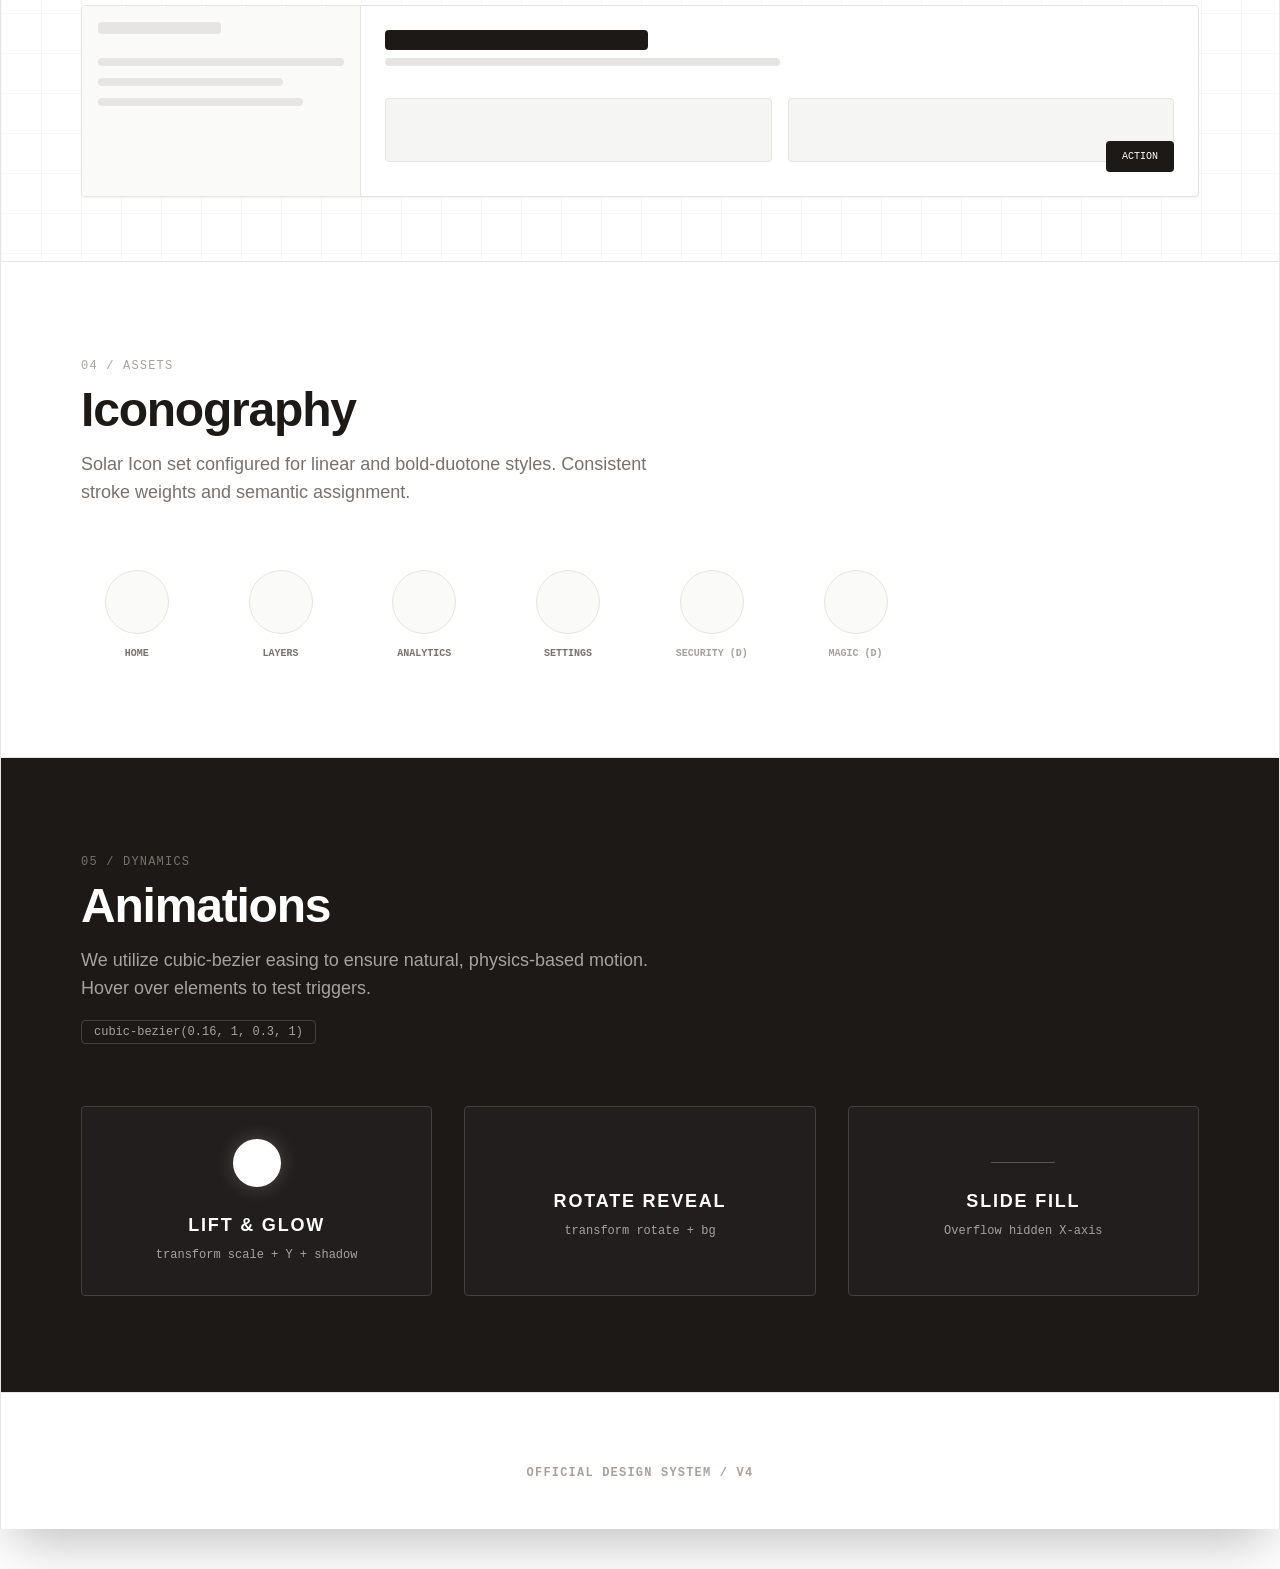
<file: assets/design_system_official.html>
<!DOCTYPE html>
<html class="scroll-smooth" lang="en">

<head>
    <meta charset="utf-8" />
    <meta content="width=device-width, initial-scale=1.0" name="viewport" />
    <title>Official Design System - Premium Standard</title>

    <!-- Using the required scripts and CDN resources from references -->
    <script src="templates/digital-architect.aura.build/assets/resource_3fa48481346f.js"></script>
    <script src="templates/digital-architect.aura.build/assets/iconify-icon_d39ffc6e4c56.js"></script>


    <style>
        :root {
            --bg-main: #FFFFFF;
            --bg-secondary: #F8F8F8;
            --text-primary: #1C1C1C;
            --text-secondary: #6B6B6B;
            --border-color: #E0E0E0;
            --accent: #1C1C1C;
        }

        body {
            font-family: 'Inter', sans-serif;
            background-color: var(--bg-main);
            color: var(--text-primary);
            overflow-x: hidden;
            -webkit-font-smoothing: antialiased;
        }

        /* ---------------- Animations ---------------- */

        /* Scroll Reveal */
        .reveal {
            opacity: 0;
            transform: translateY(2rem);
            transition: all 1s cubic-bezier(0.16, 1, 0.3, 1);
        }

        .reveal.active {
            opacity: 1;
            transform: translateY(0);
        }

        /* Transparent Lettering & Text Reveal */
        .text-reveal-wrapper {
            overflow: hidden;
            display: inline-block;
            vertical-align: bottom;
            line-height: 1.1;
        }

        .text-reveal-content {
            transform: translateY(110%);
            opacity: 0;
            transition: transform 1.2s cubic-bezier(0.16, 1, 0.3, 1), opacity 1.2s ease;
            display: block;
        }

        .reveal-active .text-reveal-content {
            transform: translateY(0);
            opacity: 1;
        }

        /* Transparent Outline Lettering */
        .transparent-text {
            color: transparent;
            -webkit-text-stroke: 1px rgba(28, 28, 28, 0.3);
            transition: -webkit-text-stroke 0.3s ease;
        }

        .transparent-text:hover {
            -webkit-text-stroke: 1px rgba(28, 28, 28, 1);
        }

        /* Delays */
        .delay-100 {
            transition-delay: 0.1s;
        }

        .delay-200 {
            transition-delay: 0.2s;
        }

        .delay-300 {
            transition-delay: 0.3s;
        }

        .delay-500 {
            transition-delay: 0.5s;
        }

        .delay-700 {
            transition-delay: 0.7s;
        }

        /* Beam Button Animation */
        @keyframes shimmer {
            from {
                transform: translateX(-100%) skewX(-15deg);
            }

            to {
                transform: translateX(200%) skewX(-15deg);
            }
        }

        .beam-button {
            position: relative;
            overflow: hidden;
        }

        .beam-button::before {
            content: '';
            position: absolute;
            top: 0;
            left: -100%;
            width: 100%;
            height: 100%;
            background: linear-gradient(90deg, transparent, rgba(255, 255, 255, 0.4), transparent);
            transition: left 0.5s;
        }

        .beam-button:hover::before {
            left: 100%;
        }

        /* Glow Effects */
        .glow-on-hover {
            transition: all 0.3s cubic-bezier(0.16, 1, 0.3, 1);
        }

        .glow-on-hover:hover {
            box-shadow: 0 10px 40px rgba(28, 28, 28, 0.1);
            transform: translateY(-4px);
        }

        /* Micro-interactions */
        .interactive-scale {
            transition: transform 0.3s cubic-bezier(0.16, 1, 0.3, 1);
        }

        .interactive-scale:active {
            transform: scale(0.95);
        }

        /* Flashlight Effect */
        .flashlight-card {
            position: relative;
            background: rgba(255, 255, 255, 1);
            overflow: hidden;
        }

        .flashlight-card::before {
            content: "";
            position: absolute;
            inset: 0px;
            background: radial-gradient(400px circle at var(--mouse-x, 50%) var(--mouse-y, 50%),
                    rgba(28, 28, 28, 0.05),
                    transparent 40%);
            opacity: 0;
            transition: opacity 0.5s;
            pointer-events: none;
            z-index: 2;
        }

        .flashlight-card:hover::before {
            opacity: 1;
        }

        /* Marquee Animation */
        @keyframes marquee {
            0% {
                transform: translateX(0);
            }

            100% {
                transform: translateX(-50%);
            }
        }

        .marquee-container {
            display: flex;
            overflow: hidden;
            user-select: none;
            width: 100%;
        }

        .marquee-content {
            flex-shrink: 0;
            display: flex;
            justify-content: space-around;
            min-width: 100%;
            animation: marquee 30s linear infinite;
        }

        /* Nav Load */
        .nav-load {
            opacity: 0;
            transform: translateY(-20px);
            transition: all 0.8s cubic-bezier(0.16, 1, 0.3, 1);
        }

        .nav-load.loaded {
            opacity: 1;
            transform: translateY(0);
        }

        /* Grid Background (Subtle) */
        .bg-grid {
            background-size: 40px 40px;
            background-image:
                linear-gradient(to right, rgba(0, 0, 0, 0.03) 1px, transparent 1px),
                linear-gradient(to bottom, rgba(0, 0, 0, 0.03) 1px, transparent 1px);
        }

        /* Hide scrollbar structure */
        .no-scrollbar::-webkit-scrollbar {
            display: none;
        }
    </style>
</head>

<body class="selection:bg-stone-900 selection:text-white pb-10">

    <!-- Vertical Grid Guide Lines -->
    <div
        class="fixed inset-0 pointer-events-none grid grid-cols-1 md:grid-cols-12 gap-0 z-0 h-full w-full max-w-[1500px] mx-auto opacity-40">
        <div class="hidden md:block md:col-span-3 border-r border-stone-200 h-full"></div>
        <div class="hidden md:block md:col-span-6 border-r border-stone-200 h-full"></div>
        <div class="hidden md:block md:col-span-3 h-full"></div>
    </div>

    <!-- Main Wrapper -->
    <div class="max-w-[1500px] mx-auto border-x border-stone-200 relative bg-white min-h-screen shadow-2xl">

        <!-- Header / Navigation -->
        <header class="sticky top-0 z-50 bg-white/80 backdrop-blur-xl border-b border-stone-200 nav-load">
            <div class="flex justify-between items-center px-6 py-5">
                <div class="flex items-center gap-6 hidden md:flex">
                    <a class="text-xs font-semibold tracking-widest uppercase text-stone-900 hover:text-stone-400 transition-colors"
                        href="#typography">Typography</a>
                    <a class="text-xs font-semibold tracking-widest uppercase text-stone-900 hover:text-stone-400 transition-colors"
                        href="#colors">Colors</a>
                    <a class="text-xs font-semibold tracking-widest uppercase text-stone-900 hover:text-stone-400 transition-colors"
                        href="#components">Components</a>
                </div>
                <div class="absolute left-1/2 -translate-x-1/2 flex items-center gap-2 group cursor-pointer">
                    <iconify-icon
                        class="text-2xl group-hover:rotate-180 transition-transform duration-700 text-stone-900"
                        icon="solar:atom-bold-duotone"></iconify-icon>
                    <span class="font-bold tracking-tighter text-xl text-stone-900">SYSTEM.UI</span>
                </div>
                <div class="flex items-center gap-6 hidden md:flex">
                    <a class="text-xs font-semibold tracking-widest uppercase text-stone-900 hover:text-stone-400 transition-colors"
                        href="#icons">Icons</a>
                    <a class="text-xs font-semibold tracking-widest uppercase text-stone-900 hover:text-stone-400 transition-colors"
                        href="#animations">Animations</a>
                    <button
                        class="px-4 py-2 bg-stone-900 text-white rounded-full text-xs font-bold uppercase tracking-widest hover:bg-stone-700 transition beam-button interactive-scale">Get
                        Started</button>
                </div>
            </div>
        </header>

        <!-- 1) Hero Section (Demonstration) -->
        <section class="relative z-10 grid grid-cols-1 md:grid-cols-12 min-h-[90vh] border-b border-stone-200 bg-grid">

            <!-- Left Showcase Content -->
            <div
                class="col-span-1 md:col-span-8 border-b md:border-b-0 md:border-r border-stone-200 relative flex flex-col justify-center p-10 lg:p-20 overflow-hidden">
                <!-- Background ambient glow -->
                <div
                    class="absolute top-1/4 right-1/4 w-[400px] h-[400px] bg-stone-200 rounded-full blur-[100px] opacity-50 z-0 animate-pulse">
                </div>

                <div class="relative z-10 mb-8" id="hero-title">
                    <h1 class="text-7xl md:text-8xl lg:text-[9rem] font-bold tracking-tighter leading-[0.9]">
                        <span class="text-reveal-wrapper"><span
                                class="text-reveal-content delay-100 transparent-text">Official</span></span>
                        <br>
                        <span class="text-reveal-wrapper"><span
                                class="text-reveal-content delay-200 text-stone-900">Design</span></span>
                        <span class="text-reveal-wrapper"><span
                                class="text-reveal-content delay-300 text-stone-900">System</span></span>
                    </h1>
                </div>

                <p
                    class="text-xl md:text-2xl text-stone-500 max-w-2xl reveal delay-500 font-light leading-relaxed mb-10">
                    A highly aesthetic, scalable, and fully responsive pattern library driven by modern typography,
                    seamless micro-interactions, and premium finishes.
                </p>

                <div class="flex flex-wrap items-center gap-4 reveal delay-700">
                    <button
                        class="px-8 py-4 bg-stone-900 text-white rounded-full text-sm font-bold uppercase tracking-widest hover:bg-stone-800 transition-all flex items-center gap-2 group beam-button interactive-scale glow-on-hover">
                        Explore Foundation
                        <iconify-icon class="text-xl group-hover:translate-x-1 transition-transform"
                            icon="solar:arrow-right-bold-duotone"></iconify-icon>
                    </button>
                    <div
                        class="flex items-center gap-3 px-6 py-4 bg-white/80 backdrop-blur border border-stone-200 rounded-full">
                        <span class="w-2.5 h-2.5 bg-green-500 rounded-full animate-pulse"></span>
                        <span class="text-xs font-mono font-semibold uppercase text-stone-600">v4.0 Live</span>
                    </div>
                </div>
            </div>

            <!-- Right Showcase Widgets -->
            <div class="col-span-1 md:col-span-4 grid grid-rows-3 h-full">
                <!-- Abstract Image Reveal -->
                <div class="row-span-2 border-b border-stone-200 relative overflow-hidden group">
                    <img class="w-full h-full object-cover grayscale opacity-80 group-hover:scale-105 group-hover:grayscale-0 transition-all duration-1000"
                        src="templates/digital-architect.aura.build/assets/c7fa69dd-d7fb-48f2-a866-ef3663_f6b789593f38.webp"
                        alt="Abstract Design Shape" />
                    <div
                        class="absolute inset-0 bg-stone-900/20 group-hover:bg-transparent transition-colors duration-500">
                    </div>
                </div>
                <!-- Mini Stats / Metrics -->
                <div
                    class="row-span-1 p-8 md:p-12 flex flex-col justify-center bg-stone-50/50 reveal delay-700 glow-on-hover">
                    <div class="flex justify-between items-center mb-4">
                        <iconify-icon class="text-3xl text-stone-900"
                            icon="solar:tuning-square-2-bold-duotone"></iconify-icon>
                        <span
                            class="text-xs font-mono uppercase bg-stone-200 px-2 py-1 rounded text-stone-600">Metric</span>
                    </div>
                    <h3 class="text-5xl font-semibold tracking-tighter text-stone-900">42+</h3>
                    <span class="text-xs font-mono text-stone-500 mt-2 block">REUSABLE COMPONENTS</span>
                </div>
            </div>
        </section>

        <!-- Marquee Infinite Animation -->
        <div class="border-b border-stone-200 py-6 bg-stone-50 overflow-hidden">
            <div class="marquee-container">
                <div class="marquee-content">
                    <span class="text-sm font-mono uppercase tracking-widest text-stone-500 mx-10">Premium Design
                        Language</span>
                    <iconify-icon class="text-stone-300" icon="solar:star-fall-linear"></iconify-icon>
                    <span class="text-sm font-mono uppercase tracking-widest text-stone-500 mx-10">Beautiful
                        Interfaces</span>
                    <iconify-icon class="text-stone-300" icon="solar:star-fall-linear"></iconify-icon>
                    <span class="text-sm font-mono uppercase tracking-widest text-stone-500 mx-10">Smooth
                        Micro-Interactions</span>
                    <iconify-icon class="text-stone-300" icon="solar:star-fall-linear"></iconify-icon>
                    <span class="text-sm font-mono uppercase tracking-widest text-stone-500 mx-10">Scalable
                        Architecture</span>
                    <iconify-icon class="text-stone-300" icon="solar:star-fall-linear"></iconify-icon>
                </div>
                <!-- Duplicate -->
                <div class="marquee-content" aria-hidden="true">
                    <span class="text-sm font-mono uppercase tracking-widest text-stone-500 mx-10">Premium Design
                        Language</span>
                    <iconify-icon class="text-stone-300" icon="solar:star-fall-linear"></iconify-icon>
                    <span class="text-sm font-mono uppercase tracking-widest text-stone-500 mx-10">Beautiful
                        Interfaces</span>
                    <iconify-icon class="text-stone-300" icon="solar:star-fall-linear"></iconify-icon>
                    <span class="text-sm font-mono uppercase tracking-widest text-stone-500 mx-10">Smooth
                        Micro-Interactions</span>
                    <iconify-icon class="text-stone-300" icon="solar:star-fall-linear"></iconify-icon>
                    <span class="text-sm font-mono uppercase tracking-widest text-stone-500 mx-10">Scalable
                        Architecture</span>
                    <iconify-icon class="text-stone-300" icon="solar:star-fall-linear"></iconify-icon>
                </div>
            </div>
        </div>

        <!-- 2) Typography -->
        <section id="typography" class="relative z-10 py-24 border-b border-stone-200 bg-white">
            <div class="px-8 md:px-20 mb-16 reveal">
                <span class="text-xs font-mono uppercase text-stone-400 block mb-3 tracking-widest">01 /
                    Foundations</span>
                <h2 class="text-5xl font-bold tracking-tight text-stone-900">Typography</h2>
                <p class="text-stone-500 mt-4 max-w-xl text-lg">
                    Font families, weighting, and loading strategies designed for absolute legibility and elegance.
                    Using Inter as the primary workhorse, with a fallback stack.
                </p>
                <div class="mt-6 flex flex-wrap gap-3">
                    <span class="px-3 py-1 bg-stone-100 border border-stone-200 rounded text-xs font-mono">font-family:
                        'Inter', sans-serif</span>
                    <span class="px-3 py-1 bg-stone-100 border border-stone-200 rounded text-xs font-mono">weights: 300,
                        400, 500, 600, 700</span>
                </div>
            </div>

            <div class="flex flex-col border-y border-stone-200">
                <!-- H1 -->
                <div
                    class="grid grid-cols-1 md:grid-cols-12 px-8 md:px-20 py-10 border-b border-stone-200 items-baseline glow-on-hover hover:bg-stone-50 transition-colors reveal delay-100">
                    <div
                        class="col-span-1 md:col-span-3 text-xs font-mono text-stone-400 uppercase tracking-widest mb-4 md:mb-0">
                        H1 Display</div>
                    <div class="col-span-1 md:col-span-7">
                        <h1 class="text-6xl md:text-[5rem] font-bold tracking-tighter leading-none text-stone-900">
                            Aesthetic Precision</h1>
                    </div>
                    <div
                        class="col-span-1 md:col-span-2 text-left md:text-right mt-4 md:mt-0 text-xs font-mono text-stone-500">
                        size: 5rem<br>weight: 700<br>letter-spacing: -0.05em
                    </div>
                </div>

                <!-- H2 -->
                <div
                    class="grid grid-cols-1 md:grid-cols-12 px-8 md:px-20 py-10 border-b border-stone-200 items-baseline glow-on-hover hover:bg-stone-50 transition-colors reveal delay-200">
                    <div
                        class="col-span-1 md:col-span-3 text-xs font-mono text-stone-400 uppercase tracking-widest mb-4 md:mb-0">
                        H2 Section</div>
                    <div class="col-span-1 md:col-span-7">
                        <h2 class="text-5xl font-semibold tracking-tight leading-tight text-stone-900">Architecture &
                            Space</h2>
                    </div>
                    <div
                        class="col-span-1 md:col-span-2 text-left md:text-right mt-4 md:mt-0 text-xs font-mono text-stone-500">
                        size: 3rem<br>weight: 600<br>letter-spacing: -0.025em
                    </div>
                </div>

                <!-- H3 -->
                <div
                    class="grid grid-cols-1 md:grid-cols-12 px-8 md:px-20 py-10 border-b border-stone-200 items-baseline glow-on-hover hover:bg-stone-50 transition-colors reveal delay-300">
                    <div
                        class="col-span-1 md:col-span-3 text-xs font-mono text-stone-400 uppercase tracking-widest mb-4 md:mb-0">
                        H3 Article Header</div>
                    <div class="col-span-1 md:col-span-7">
                        <h3 class="text-3xl font-medium tracking-normal leading-snug text-stone-800">Structuring complex
                            interfaces</h3>
                    </div>
                    <div
                        class="col-span-1 md:col-span-2 text-left md:text-right mt-4 md:mt-0 text-xs font-mono text-stone-500">
                        size: 1.875rem<br>weight: 500<br>letter-spacing: normal
                    </div>
                </div>

                <!-- Body Lg / Body / Sm -->
                <div
                    class="grid grid-cols-1 md:grid-cols-12 px-8 md:px-20 py-10 border-b border-stone-200 items-start glow-on-hover hover:bg-stone-50 transition-colors reveal delay-500">
                    <div
                        class="col-span-1 md:col-span-3 text-xs font-mono text-stone-400 uppercase tracking-widest mb-4 md:mb-0">
                        Body / Paragraphs</div>
                    <div class="col-span-1 md:col-span-7 space-y-6">
                        <div>
                            <p class="text-lg leading-relaxed text-stone-700 font-light">
                                <span class="font-bold text-stone-900mr-2">body-lg</span> High-level introductions. The
                                psychology of design dictates that legible, well-spaced typography creates trust and
                                conveys premium quality instantly.
                            </p>
                        </div>
                        <div>
                            <p class="text-base leading-relaxed text-stone-600">
                                <span class="font-bold text-stone-900 mr-2">body</span> Default paragraph text. It
                                balances legibility with density, suitable for extensive reading, descriptions, and
                                general layout content.
                            </p>
                        </div>
                        <div>
                            <p class="text-sm leading-relaxed text-stone-500">
                                <span class="font-bold text-stone-900 mr-2">body-sm</span> Captions, helpers, and
                                secondary hints. Used within cards, tooltips, or below inputs where space is constrained
                                but clarity is required.
                            </p>
                        </div>
                    </div>
                    <div
                        class="col-span-1 md:col-span-2 text-left md:text-right mt-4 md:mt-0 text-xs font-mono text-stone-500">
                        weights: 300, 400<br>line-height: relaxed<br>text-transform: none
                    </div>
                </div>

                <!-- Label -->
                <div
                    class="grid grid-cols-1 md:grid-cols-12 px-8 md:px-20 py-10 items-baseline glow-on-hover hover:bg-stone-50 transition-colors reveal delay-700">
                    <div
                        class="col-span-1 md:col-span-3 text-xs font-mono text-stone-400 uppercase tracking-widest mb-4 md:mb-0">
                        Label / Utility</div>
                    <div class="col-span-1 md:col-span-7">
                        <span
                            class="text-xs font-mono font-bold uppercase tracking-widest text-stone-900 bg-stone-100 py-1 px-3 border border-stone-200 rounded">Interactive
                            Element</span>
                    </div>
                    <div
                        class="col-span-1 md:col-span-2 text-left md:text-right mt-4 md:mt-0 text-xs font-mono text-stone-500">
                        size: 0.75rem<br>weight: 700<br>text-transform: uppercase
                    </div>
                </div>
            </div>
        </section>

        <!-- 3) Color System -->
        <section id="colors" class="relative z-10 py-24 border-b border-stone-200 bg-stone-50">
            <div class="px-8 md:px-20 mb-16 reveal">
                <span class="text-xs font-mono uppercase text-stone-400 block mb-3 tracking-widest">02 /
                    Foundations</span>
                <h2 class="text-5xl font-bold tracking-tight text-stone-900">Color System</h2>
                <p class="text-stone-500 mt-4 max-w-xl text-lg">
                    A highly controlled neutral palette paired with strategic accents. Built on AAA contrast standards
                    for absolute accessibility and a premium feel.
                </p>
            </div>

            <div class="px-8 md:px-20 grid grid-cols-2 md:grid-cols-4 gap-6">
                <!-- Primary / Stone 900 -->
                <div class="col-span-1 group flashlight-card p-6 border border-stone-200 rounded-lg flex flex-col justify-between aspect-[4/5] reveal delay-100"
                    onmousemove="var rect = this.getBoundingClientRect(); this.style.setProperty('--mouse-x', `${event.clientX - rect.left}px`); this.style.setProperty('--mouse-y', `${event.clientY - rect.top}px`);">
                    <div class="relative z-10">
                        <div
                            class="w-12 h-12 bg-stone-900 rounded-full mb-4 shadow-lg group-hover:scale-110 transition-transform">
                        </div>
                        <h4 class="font-bold text-stone-900 text-lg">Primary</h4>
                        <span class="text-xs font-mono text-stone-500 block mb-2">Main Text / Headers</span>
                    </div>
                    <div class="relative z-10 font-mono text-xs text-stone-400 space-y-1">
                        <div>HEX #1C1C1C</div>
                        <div>RGB 28 28 28</div>
                        <div>Contrast AAA</div>
                    </div>
                </div>

                <!-- Secondary / Stone 500 -->
                <div class="col-span-1 group flashlight-card p-6 border border-stone-200 rounded-lg flex flex-col justify-between aspect-[4/5] reveal delay-200"
                    onmousemove="var rect = this.getBoundingClientRect(); this.style.setProperty('--mouse-x', `${event.clientX - rect.left}px`); this.style.setProperty('--mouse-y', `${event.clientY - rect.top}px`);">
                    <div class="relative z-10">
                        <div
                            class="w-12 h-12 bg-stone-500 rounded-full mb-4 shadow-lg group-hover:scale-110 transition-transform">
                        </div>
                        <h4 class="font-bold text-stone-900 text-lg">Secondary</h4>
                        <span class="text-xs font-mono text-stone-500 block mb-2">Body / Icons / Borders</span>
                    </div>
                    <div class="relative z-10 font-mono text-xs text-stone-400 space-y-1">
                        <div>HEX #78716C</div>
                        <div>RGB 120 113 108</div>
                        <div>Contrast AA</div>
                    </div>
                </div>

                <!-- Background / White -->
                <div class="col-span-1 group flashlight-card p-6 border border-stone-200 rounded-lg flex flex-col justify-between aspect-[4/5] bg-white reveal delay-300"
                    onmousemove="var rect = this.getBoundingClientRect(); this.style.setProperty('--mouse-x', `${event.clientX - rect.left}px`); this.style.setProperty('--mouse-y', `${event.clientY - rect.top}px`);">
                    <div class="relative z-10">
                        <div
                            class="w-12 h-12 bg-white border border-stone-200 rounded-full mb-4 shadow-sm group-hover:scale-110 transition-transform">
                        </div>
                        <h4 class="font-bold text-stone-900 text-lg">Surface Base</h4>
                        <span class="text-xs font-mono text-stone-500 block mb-2">Main Background</span>
                    </div>
                    <div class="relative z-10 font-mono text-xs text-stone-400 space-y-1">
                        <div>HEX #FFFFFF</div>
                        <div>RGB 255 255 255</div>
                        <div>Role Base</div>
                    </div>
                </div>

                <!-- Decorative / Stone 100 -->
                <div class="col-span-1 group flashlight-card p-6 border border-stone-200 rounded-lg flex flex-col justify-between aspect-[4/5] bg-stone-50 reveal delay-500"
                    onmousemove="var rect = this.getBoundingClientRect(); this.style.setProperty('--mouse-x', `${event.clientX - rect.left}px`); this.style.setProperty('--mouse-y', `${event.clientY - rect.top}px`);">
                    <div class="relative z-10">
                        <div
                            class="w-12 h-12 bg-stone-100 border border-stone-200 rounded-full mb-4 shadow-sm group-hover:scale-110 transition-transform">
                        </div>
                        <h4 class="font-bold text-stone-900 text-lg">Surface Alt</h4>
                        <span class="text-xs font-mono text-stone-500 block mb-2">Cards / Sections / Hover</span>
                    </div>
                    <div class="relative z-10 font-mono text-xs text-stone-400 space-y-1">
                        <div>HEX #F5F5F4</div>
                        <div>RGB 245 245 244</div>
                        <div>Role Decorative</div>
                    </div>
                </div>
            </div>

            <!-- Usage Rules -->
            <div class="px-8 md:px-20 mt-16 reveal delay-700">
                <div class="border-l-2 border-stone-900 pl-6 space-y-3">
                    <p class="text-sm font-mono text-stone-600"><strong class="text-stone-900">Text:</strong> Use
                        Primary for headings, Secondary for dense paragraphs.</p>
                    <p class="text-sm font-mono text-stone-600"><strong class="text-stone-900">Background:</strong>
                        Alternate between White and Surface Alt to create visual hierarchy.</p>
                    <p class="text-sm font-mono text-stone-600"><strong class="text-stone-900">Feedback states:</strong>
                        Use semantic colors (Green/Red) sparingly, only when action confirms or errors.</p>
                </div>
            </div>
        </section>

        <!-- 4) UI Components -->
        <section id="components" class="relative z-10 py-24 border-b border-stone-200 bg-white">
            <div class="px-8 md:px-20 mb-16 reveal">
                <span class="text-xs font-mono uppercase text-stone-400 block mb-3 tracking-widest">03 /
                    Interface</span>
                <h2 class="text-5xl font-bold tracking-tight text-stone-900">UI Components</h2>
                <p class="text-stone-500 mt-4 max-w-xl text-lg">
                    Polished component specifications featuring interactive states, beam effects, and strict geometry.
                </p>
            </div>

            <div class="border-y border-stone-200">
                <!-- Row 1: Buttons & Inputs -->
                <div class="grid grid-cols-1 md:grid-cols-2">

                    <!-- Buttons -->
                    <div
                        class="p-8 md:p-16 border-b md:border-b-0 md:border-r border-stone-200 flex flex-col justify-center reveal">
                        <h3 class="text-xs font-mono font-bold uppercase tracking-widest text-stone-400 mb-10">Buttons &
                            Actions</h3>

                        <div class="space-y-8">
                            <!-- Beam / Primary Button -->
                            <div class="flex items-center gap-6 group">
                                <button
                                    class="px-8 py-3.5 bg-stone-900 text-white rounded-md text-sm font-medium transition-all flex items-center gap-2 beam-button interactive-scale glow-on-hover">
                                    Primary Beam
                                    <iconify-icon class="text-lg group-hover:translate-x-1 transition-transform"
                                        icon="solar:round-alt-arrow-right-bold-duotone"></iconify-icon>
                                </button>
                                <div class="text-xs font-mono text-stone-400 space-y-1">
                                    <p>.beam-button</p>
                                    <p>Hover & Active states</p>
                                </div>
                            </div>

                            <!-- Outline / Pill Button -->
                            <div class="flex items-center gap-6">
                                <button
                                    class="px-8 py-3.5 border border-stone-300 rounded-full text-sm font-medium uppercase tracking-widest text-stone-900 hover:bg-stone-900 hover:text-white transition-all duration-300 interactive-scale group">
                                    Secondary Outline
                                </button>
                                <div class="text-xs font-mono text-stone-400 space-y-1">
                                    <p>rounded-full</p>
                                    <p>border-stone-300</p>
                                </div>
                            </div>

                            <!-- Text/Inline Link -->
                            <div class="flex items-center gap-6">
                                <a href="#"
                                    class="inline-flex items-center gap-2 text-sm font-semibold text-stone-600 hover:text-stone-900 border-b border-transparent hover:border-stone-900 pb-0.5 transition-all">
                                    Inline Text Link <iconify-icon icon="solar:arrow-right-up-linear"></iconify-icon>
                                </a>
                            </div>
                        </div>
                    </div>

                    <!-- Inputs / Form Elements -->
                    <div
                        class="p-8 md:p-16 border-b md:border-b-0 border-stone-200 flex flex-col justify-center reveal delay-100">
                        <h3 class="text-xs font-mono font-bold uppercase tracking-widest text-stone-400 mb-10">Form
                            Elements</h3>

                        <div class="space-y-6 w-full max-w-sm">
                            <div class="flex flex-col gap-2">
                                <label class="text-xs font-bold uppercase tracking-widest text-stone-900">Email
                                    Address</label>
                                <div class="relative group">
                                    <iconify-icon
                                        class="absolute left-4 top-1/2 -translate-y-1/2 text-stone-400 group-focus-within:text-stone-900 transition-colors"
                                        icon="solar:letter-linear"></iconify-icon>
                                    <input type="email" placeholder="hello@example.com"
                                        class="w-full pl-11 pr-4 py-3.5 bg-stone-50 border border-stone-200 rounded outline-none focus:border-stone-900 focus:ring-1 focus:ring-stone-900 transition-all font-mono text-sm text-stone-900 placeholder:text-stone-400" />
                                </div>
                            </div>

                            <!-- Custom Checkbox -->
                            <label class="flex items-center gap-3 cursor-pointer group w-max">
                                <div
                                    class="relative w-5 h-5 flex items-center justify-center border border-stone-300 rounded bg-stone-50 group-hover:border-stone-900 transition-colors">
                                    <input type="checkbox" class="peer sr-only" checked />
                                    <!-- Checked state styling is often handled via peer-checked in TW, simulating here -->
                                    <iconify-icon class="text-stone-900 opacity-100 transition-opacity"
                                        icon="solar:check-read-bold-duotone"></iconify-icon>
                                </div>
                                <span class="text-sm font-medium text-stone-700 select-none">Subscribe to
                                    newsletter</span>
                            </label>

                            <p class="text-xs text-stone-400 font-mono mt-2">Styles: hover border, custom focus rings,
                                embedded icons.</p>
                        </div>
                    </div>
                </div>

                <!-- Row 2: Cards & Modals -->
                <div class="grid grid-cols-1 lg:grid-cols-2 border-t border-stone-200 bg-stone-50">

                    <!-- Cards -->
                    <div class="p-8 md:p-16 border-b lg:border-b-0 lg:border-r border-stone-200 reveal">
                        <h3 class="text-xs font-mono font-bold uppercase tracking-widest text-stone-400 mb-10">Compound
                            Cards</h3>

                        <!-- Premium Hover Card -->
                        <div
                            class="bg-white border border-stone-200 rounded-xl overflow-hidden group cursor-pointer glow-on-hover shadow-sm">
                            <div class="h-48 bg-stone-100 relative overflow-hidden">
                                <div
                                    class="absolute inset-0 bg-[url('templates/digital-architect.aura.build/assets/62cc53b7-3355-4618-b7fa-3283f6_a6d3415bc434.webp')] bg-cover bg-center grayscale opacity-60 group-hover:scale-105 group-hover:opacity-100 group-hover:grayscale-0 transition-all duration-700">
                                </div>
                                <div
                                    class="absolute top-4 right-4 bg-white/90 backdrop-blur tracking-widest uppercase text-[10px] font-bold px-3 py-1.5 rounded-full z-10">
                                    Premium</div>
                            </div>
                            <div class="p-6">
                                <h4
                                    class="text-xl font-bold tracking-tight text-stone-900 mb-2 group-hover:text-stone-600 transition-colors">
                                    Interactive Object</h4>
                                <p class="text-sm text-stone-500 leading-relaxed mb-4">A complete card component with
                                    image scaling hover effect, badging, and action links.</p>
                                <div
                                    class="flex items-center text-xs font-bold uppercase tracking-widest text-stone-900 group-hover:text-stone-500">
                                    Read Case Study <iconify-icon
                                        class="ml-1 transition-transform group-hover:translate-x-1"
                                        icon="solar:arrow-right-linear"></iconify-icon>
                                </div>
                            </div>
                        </div>
                    </div>

                    <!-- Badges, Tooltips, Modals (Abstracted) -->
                    <div class="p-8 md:p-16 flex flex-col justify-center reveal delay-100">
                        <h3 class="text-xs font-mono font-bold uppercase tracking-widest text-stone-400 mb-10">Badges &
                            Context</h3>

                        <div class="flex flex-col gap-10 items-start">

                            <!-- Badges -->
                            <div>
                                <h4 class="text-sm font-semibold text-stone-900 mb-4">Status Badges</h4>
                                <div class="flex flex-wrap gap-4">
                                    <span
                                        class="px-3 py-1 bg-stone-900 text-white rounded-full text-[10px] font-bold uppercase tracking-widest leading-none">Neutral</span>
                                    <span
                                        class="px-3 py-1 bg-green-50 text-green-700 border border-green-200 rounded-full text-[10px] font-bold uppercase tracking-widest leading-none">Success</span>
                                    <span
                                        class="px-3 py-1 bg-stone-100 border border-stone-200 text-stone-600 rounded-full text-[10px] font-bold uppercase tracking-widest leading-none">Draft</span>
                                </div>
                            </div>

                            <!-- Tooltip Spec -->
                            <div class="w-full">
                                <h4 class="text-sm font-semibold text-stone-900 mb-4">Tooltip Overlay</h4>
                                <div class="relative w-max cursor-help group">
                                    <span class="border-b border-dashed border-stone-400 text-stone-700">Hover me for
                                        context</span>
                                    <!-- Tooltip structure visually shown -->
                                    <div
                                        class="absolute bottom-full left-1/2 -translate-x-1/2 mb-2 w-max px-3 py-2 bg-stone-900 text-white text-xs rounded shadow-lg opacity-0 -translate-y-2 group-hover:opacity-100 group-hover:translate-y-0 transition-all pointer-events-none">
                                        Data visualization context
                                        <div
                                            class="absolute top-full left-1/2 -translate-x-1/2 border-4 border-transparent border-t-stone-900">
                                        </div>
                                    </div>
                                </div>
                            </div>

                        </div>
                    </div>

                </div>
            </div>
        </section>

        <!-- Navbars & Sections Demo (mini wireframe concept) -->
        <section class="py-16 border-b border-stone-200 bg-grid px-8 md:px-20 relative z-10 reveal">
            <div class="flex justify-between items-end mb-8">
                <div>
                    <h3 class="text-xs font-mono font-bold uppercase tracking-widest text-stone-400 mb-2">Structural
                        Component</h3>
                    <h4 class="text-2xl font-bold tracking-tight text-stone-900">Module Layouts</h4>
                </div>
            </div>
            <!-- Mini wireframe block -->
            <div class="w-full h-48 bg-white border border-stone-200 rounded flex overflow-hidden shadow-sm">
                <div class="w-1/4 border-r border-stone-200 bg-stone-50 p-4">
                    <div class="w-1/2 h-3 bg-stone-200 rounded mb-6"></div>
                    <div class="space-y-3">
                        <div class="w-full h-2 bg-stone-200 rounded"></div>
                        <div class="w-3/4 h-2 bg-stone-200 rounded"></div>
                        <div class="w-5/6 h-2 bg-stone-200 rounded"></div>
                    </div>
                </div>
                <div class="w-3/4 p-6 relative">
                    <div class="w-1/3 h-5 bg-stone-900 rounded mb-2"></div>
                    <div class="w-1/2 h-2 bg-stone-200 rounded mb-8"></div>
                    <div class="grid grid-cols-2 gap-4">
                        <div class="h-16 bg-stone-100 rounded border border-stone-200"></div>
                        <div class="h-16 bg-stone-100 rounded border border-stone-200"></div>
                    </div>
                    <div
                        class="absolute bottom-6 right-6 px-4 py-2 bg-stone-900 rounded text-[10px] text-white font-mono uppercase">
                        Action</div>
                </div>
            </div>
        </section>

        <!-- 5) Icons -->
        <section id="icons" class="relative z-10 py-24 border-b border-stone-200 bg-white">
            <div class="px-8 md:px-20 mb-16 reveal">
                <span class="text-xs font-mono uppercase text-stone-400 block mb-3 tracking-widest">04 / Assets</span>
                <h2 class="text-5xl font-bold tracking-tight text-stone-900">Iconography</h2>
                <p class="text-stone-500 mt-4 max-w-xl text-lg">
                    Solar Icon set configured for linear and bold-duotone styles. Consistent stroke weights and semantic
                    assignment.
                </p>
            </div>

            <div class="px-8 md:px-20 grid grid-cols-3 md:grid-cols-6 lg:grid-cols-8 gap-8 justify-items-center">
                <!-- Icon 1 -->
                <div class="flex flex-col items-center gap-3 reveal group cursor-pointer">
                    <div
                        class="w-16 h-16 rounded-full bg-stone-50 flex items-center justify-center border border-stone-200 group-hover:bg-stone-900 transition-colors">
                        <iconify-icon class="text-3xl text-stone-600 group-hover:text-white transition-colors"
                            icon="solar:home-smile-linear"></iconify-icon>
                    </div>
                    <span class="text-[10px] font-mono font-bold uppercase text-stone-500 text-center">Home</span>
                </div>
                <!-- Icon 2 -->
                <div class="flex flex-col items-center gap-3 reveal delay-100 group cursor-pointer">
                    <div
                        class="w-16 h-16 rounded-full bg-stone-50 flex items-center justify-center border border-stone-200 group-hover:bg-stone-900 transition-colors">
                        <iconify-icon class="text-3xl text-stone-600 group-hover:text-white transition-colors"
                            icon="solar:layers-minimalistic-linear"></iconify-icon>
                    </div>
                    <span class="text-[10px] font-mono font-bold uppercase text-stone-500 text-center">Layers</span>
                </div>
                <!-- Icon 3 -->
                <div class="flex flex-col items-center gap-3 reveal delay-200 group cursor-pointer">
                    <div
                        class="w-16 h-16 rounded-full bg-stone-50 flex items-center justify-center border border-stone-200 group-hover:bg-stone-900 transition-colors">
                        <iconify-icon class="text-3xl text-stone-600 group-hover:text-white transition-colors"
                            icon="solar:chart-square-linear"></iconify-icon>
                    </div>
                    <span class="text-[10px] font-mono font-bold uppercase text-stone-500 text-center">Analytics</span>
                </div>
                <!-- Icon 4 -->
                <div class="flex flex-col items-center gap-3 reveal delay-300 group cursor-pointer">
                    <div
                        class="w-16 h-16 rounded-full bg-stone-50 flex items-center justify-center border border-stone-200 group-hover:bg-stone-900 transition-colors">
                        <iconify-icon class="text-3xl text-stone-600 group-hover:text-white transition-colors"
                            icon="solar:settings-linear"></iconify-icon>
                    </div>
                    <span class="text-[10px] font-mono font-bold uppercase text-stone-500 text-center">Settings</span>
                </div>
                <!-- Icon 5 (Duotone) -->
                <div class="flex flex-col items-center gap-3 reveal delay-500 group cursor-pointer">
                    <div
                        class="w-16 h-16 rounded-full bg-stone-50 flex items-center justify-center border border-stone-200 group-hover:bg-stone-900 transition-colors">
                        <iconify-icon class="text-3xl text-stone-900 group-hover:text-white transition-colors"
                            icon="solar:shield-check-bold-duotone"></iconify-icon>
                    </div>
                    <span class="text-[10px] font-mono font-bold uppercase text-stone-400 text-center">Security
                        (D)</span>
                </div>
                <!-- Icon 6 (Duotone) -->
                <div class="flex flex-col items-center gap-3 reveal delay-700 group cursor-pointer">
                    <div
                        class="w-16 h-16 rounded-full bg-stone-50 flex items-center justify-center border border-stone-200 group-hover:bg-stone-900 transition-colors">
                        <iconify-icon class="text-3xl text-stone-900 group-hover:text-white transition-colors"
                            icon="solar:magic-stick-3-bold-duotone"></iconify-icon>
                    </div>
                    <span class="text-[10px] font-mono font-bold uppercase text-stone-400 text-center">Magic (D)</span>
                </div>
            </div>
        </section>

        <!-- 6) Animations & Motion -->
        <section id="animations" class="relative z-10 py-24 bg-stone-900 text-stone-200">
            <div class="px-8 md:px-20 mb-16 reveal">
                <span class="text-xs font-mono uppercase text-stone-500 block mb-3 tracking-widest">05 / Dynamics</span>
                <h2 class="text-5xl font-bold tracking-tight text-white">Animations</h2>
                <p class="text-stone-400 mt-4 max-w-xl text-lg">
                    We utilize cubic-bezier easing to ensure natural, physics-based motion. Hover over elements to test
                    triggers.
                </p>
                <div class="mt-4">
                    <span
                        class="px-3 py-1 border border-stone-700 rounded text-xs font-mono text-stone-400">cubic-bezier(0.16,
                        1, 0.3, 1)</span>
                </div>
            </div>

            <div class="px-8 md:px-20 grid grid-cols-1 md:grid-cols-3 gap-8">
                <!-- Example 1 -->
                <div
                    class="p-8 border border-stone-700 rounded bg-stone-800/50 flex flex-col items-center justify-center text-center group cursor-pointer reveal">
                    <div
                        class="w-12 h-12 bg-white rounded-full mb-6 group-hover:-translate-y-4 group-hover:scale-110 transition-all duration-500 ease-[cubic-bezier(0.16,1,0.3,1)] shadow-[0_0_20px_rgba(255,255,255,0.2)] group-hover:shadow-[0_0_40px_rgba(255,255,255,0.5)]">
                    </div>
                    <h4 class="text-lg font-bold text-white uppercase tracking-widest">Lift & Glow</h4>
                    <p class="text-xs font-mono text-stone-400 mt-2">transform scale + Y + shadow</p>
                </div>

                <!-- Example 2 -->
                <div
                    class="p-8 border border-stone-700 rounded bg-stone-800/50 flex flex-col items-center justify-center text-center group cursor-pointer reveal delay-200 overflow-hidden relative">
                    <div
                        class="absolute inset-0 bg-stone-700/0 group-hover:bg-stone-700/50 transition-colors duration-700 z-0">
                    </div>
                    <iconify-icon
                        class="text-5xl text-white mb-6 group-hover:rotate-180 transition-transform duration-1000 ease-out z-10"
                        icon="solar:settings-bold-duotone"></iconify-icon>
                    <h4 class="text-lg font-bold text-white uppercase tracking-widest z-10">Rotate Reveal</h4>
                    <p class="text-xs font-mono text-stone-400 mt-2 z-10">transform rotate + bg</p>
                </div>

                <!-- Example 3 -->
                <div
                    class="p-8 border border-stone-700 rounded bg-stone-800/50 flex flex-col items-center justify-center text-center group cursor-pointer reveal delay-500 beam-button">
                    <div class="w-16 h-1 h-px bg-stone-600 mb-6 relative overflow-hidden">
                        <div
                            class="absolute top-0 left-0 w-full h-full bg-white -translate-x-full group-hover:translate-x-0 transition-transform duration-500 ease-in-out">
                        </div>
                    </div>
                    <h4 class="text-lg font-bold text-white uppercase tracking-widest relative z-10">Slide Fill</h4>
                    <p class="text-xs font-mono text-stone-400 mt-2 relative z-10">Overflow hidden X-axis</p>
                </div>
            </div>
        </section>

        <!-- Footer -->
        <footer class="relative z-10 border-t border-stone-200 bg-white py-12 text-center">
            <iconify-icon class="text-4xl text-stone-900 mb-4" icon="solar:atom-bold-duotone"></iconify-icon>
            <p class="text-xs font-mono font-bold uppercase tracking-widest text-stone-400">Official Design System / v4
            </p>
        </footer>

    </div>

    <!-- Scripts -->
    <script>
        document.addEventListener('DOMContentLoaded', () => {
            // Initial Load Triggers
            setTimeout(() => {
                document.querySelector('header').classList.add('loaded');
            }, 100);

            setTimeout(() => {
                const heroTitle = document.getElementById('hero-title');
                if (heroTitle) heroTitle.classList.add('reveal-active');
            }, 500);

            // Intersection Observer for scroll reveals
            const observerOptions = {
                root: null,
                rootMargin: '0px',
                threshold: 0.15
            };

            const observer = new IntersectionObserver((entries) => {
                entries.forEach(entry => {
                    if (entry.isIntersecting) {
                        entry.target.classList.add('active');
                        // Activate text reveals inside elements
                        const textWrappers = entry.target.querySelectorAll('.text-reveal-wrapper');
                        if (textWrappers.length > 0 || entry.target.classList.contains('text-reveal-wrapper')) {
                            entry.target.classList.add('reveal-active');
                        }
                    }
                });
            }, observerOptions);

            document.querySelectorAll('.reveal').forEach(el => observer.observe(el));

            // Custom observer for headers not wrapped in .reveal
            document.querySelectorAll('h1, h2, h3').forEach(el => {
                if (el.querySelector('.text-reveal-content')) observer.observe(el);
            });

            // Parallax effect logic (if data-speed exists)
            window.addEventListener('scroll', () => {
                const scrolled = window.scrollY;
                document.querySelectorAll('.parallax-img').forEach((el) => {
                    const speed = el.dataset.speed || 0.1;
                    el.style.transform = `translateY(${scrolled * speed}px)`;
                });
            });
        });
    </script>
</body>

</html>
</file>
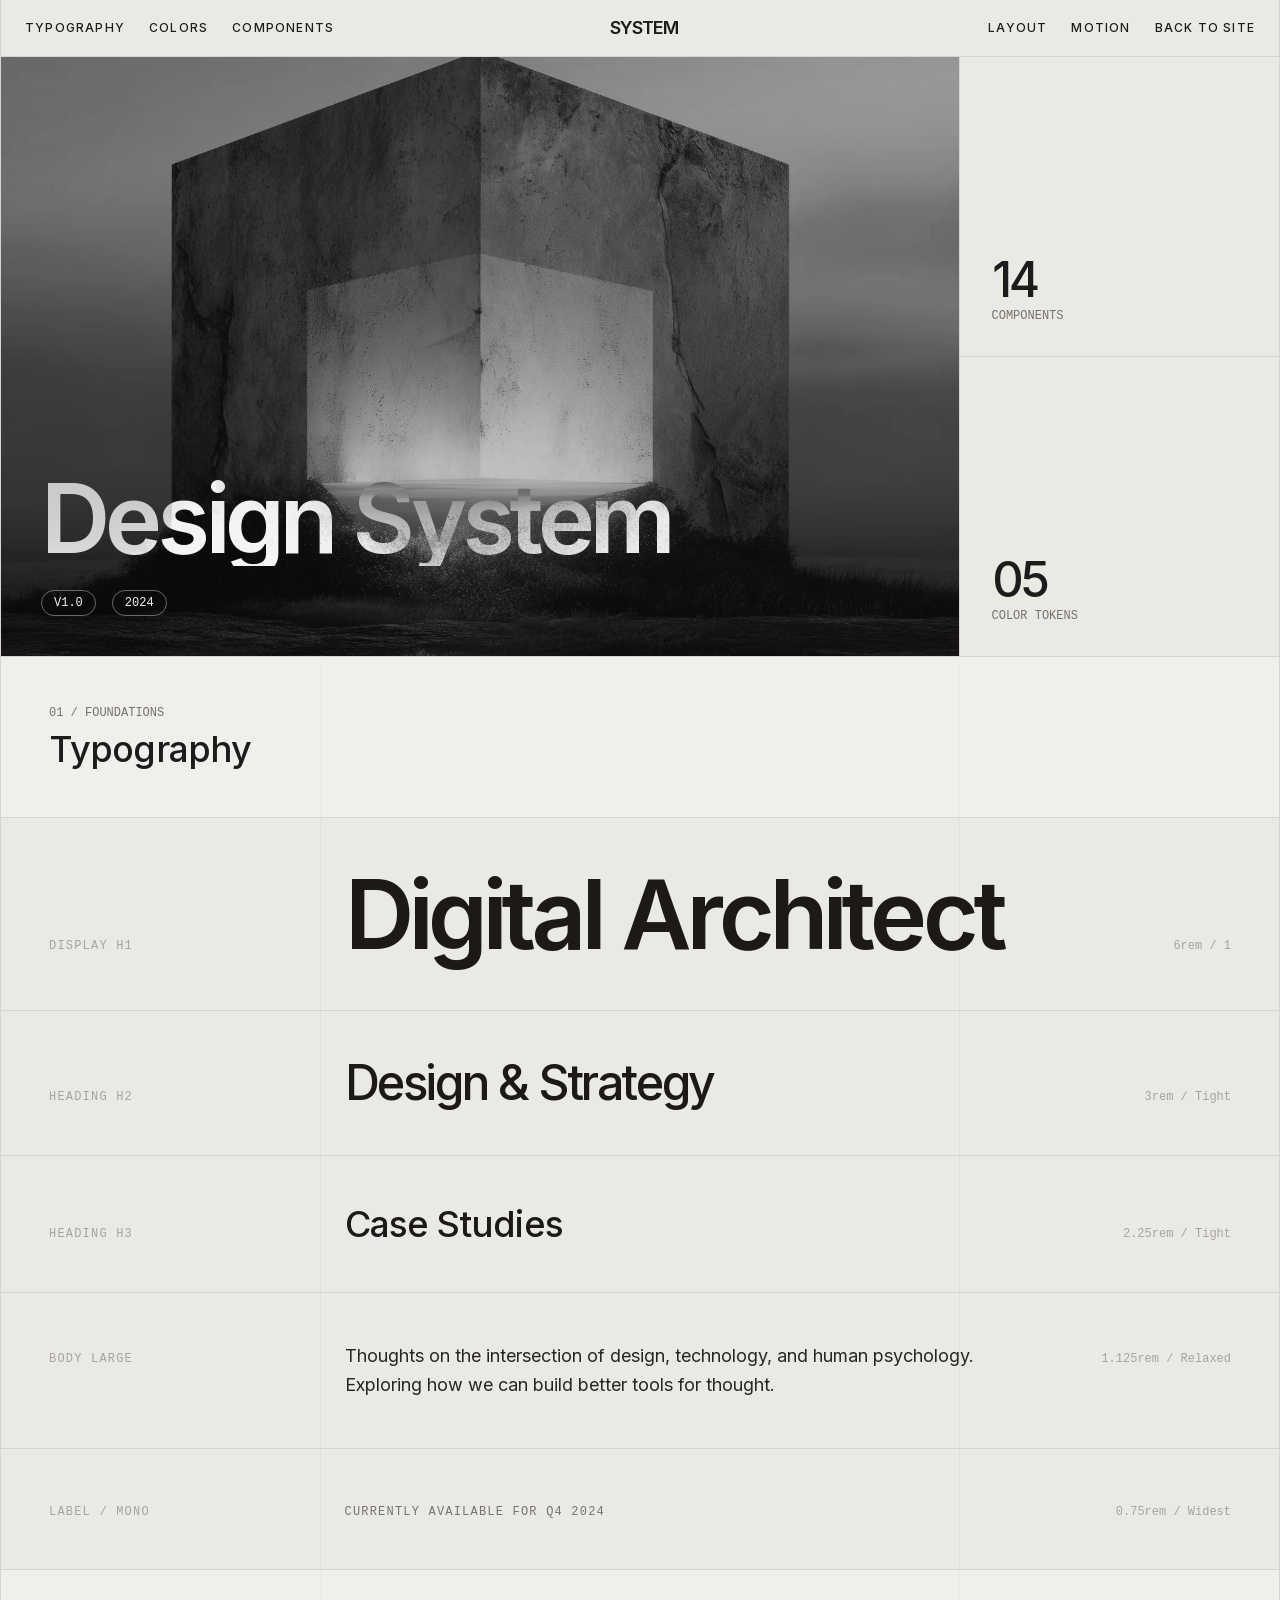
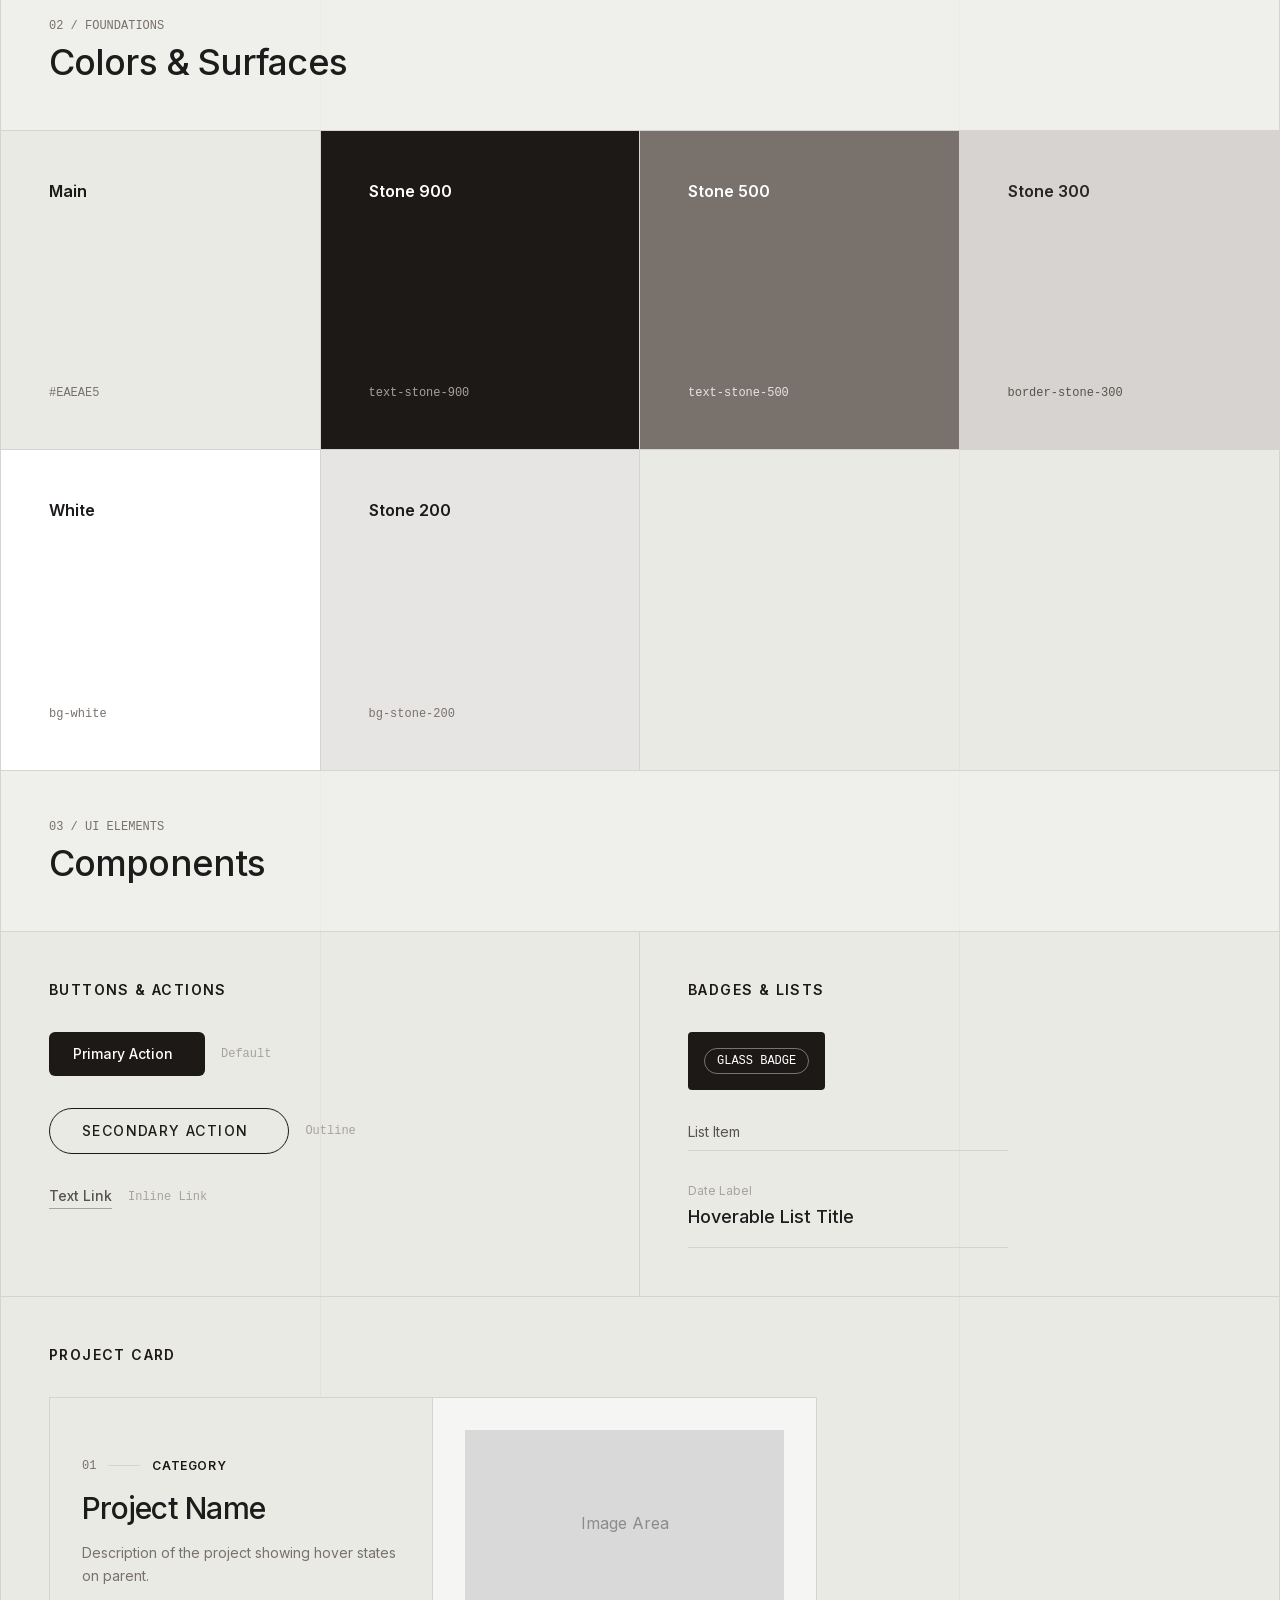
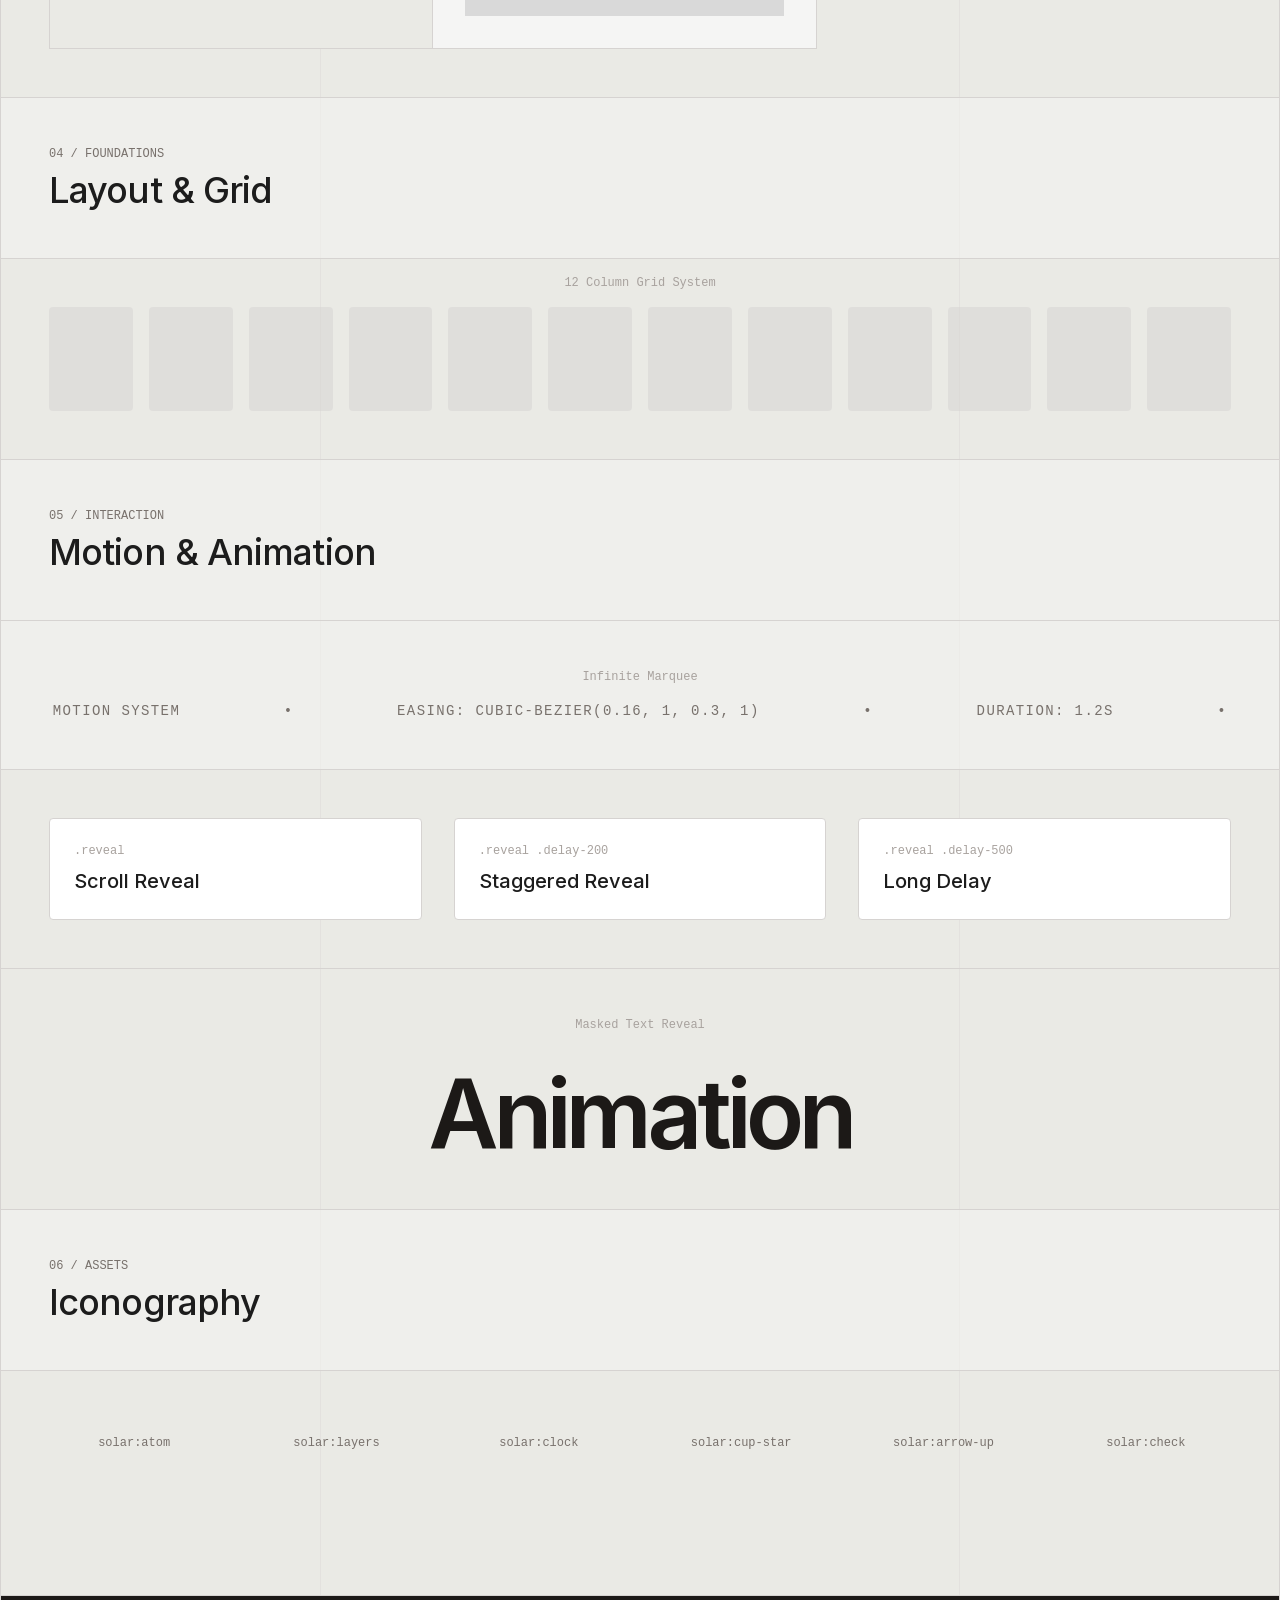
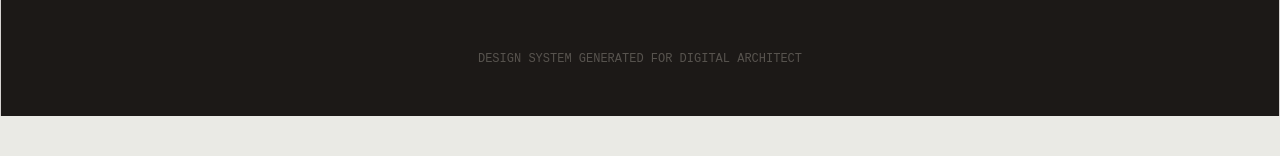
<file: assets/templates/digital-architect.aura.build/design-system.html>
<!DOCTYPE html>
<html class="scroll-smooth" lang="en">

<head>
    <meta charset="utf-8" />
    <meta content="width=device-width, initial-scale=1.0" name="viewport" />
    <title>Design System - Digital Architect</title>
    <script src="assets/resource_3fa48481346f.js"></script>
    <script src="assets/iconify-icon_d39ffc6e4c56.js"></script>
    <link href="assets/css2_19fd9cc6b396.css" rel="stylesheet" />
    <style>
        body {
            font-family: 'Inter', sans-serif;
            background-color: #EAEAE5;
            color: #1C1C1C;
            overflow-x: hidden;
        }

        /* Base Reveal Animation (Scroll triggered) */
        .reveal {
            opacity: 0;
            transform: translateY(2rem);
            transition: all 1s cubic-bezier(0.16, 1, 0.3, 1);
        }

        .reveal.active {
            opacity: 1;
            transform: translateY(0);
        }

        /* Masked Text Reveal (For Hero Title) */
        .text-reveal-wrapper {
            overflow: hidden;
            display: inline-block;
            vertical-align: bottom;
        }

        .text-reveal-content {
            transform: translateY(110%);
            opacity: 0;
            transition: transform 1.2s cubic-bezier(0.16, 1, 0.3, 1), opacity 1.2s ease;
            display: block;
        }

        .reveal-active .text-reveal-content {
            transform: translateY(0);
            opacity: 1;
        }

        /* Stagger Delays */
        .delay-100 {
            transition-delay: 0.1s;
        }

        .delay-200 {
            transition-delay: 0.2s;
        }

        .delay-300 {
            transition-delay: 0.3s;
        }

        .delay-500 {
            transition-delay: 0.5s;
        }

        .delay-700 {
            transition-delay: 0.7s;
        }

        /* Carousel Fade & Ken Burns */
        .carousel-slide {
            position: absolute;
            inset: 0;
            transition: opacity 1.5s ease-in-out;
            opacity: 0;
            overflow: hidden;
        }

        .carousel-slide.active {
            opacity: 1;
        }

        .carousel-slide img {
            transform: scale(1);
            transition: transform 10s ease-out;
        }

        .carousel-slide.active img {
            transform: scale(1.1);
        }

        /* Marquee Animation */
        @keyframes marquee {
            0% {
                transform: translateX(0);
            }

            100% {
                transform: translateX(-50%);
            }
        }

        .animate-marquee {
            display: inline-block;
            padding-left: 100%;
            animation: marquee 30s linear infinite;
        }

        /* Add a clone to the HTML for seamless loop or use padding method */
        .marquee-container {
            display: flex;
            overflow: hidden;
            user-select: none;
        }

        .marquee-content {
            flex-shrink: 0;
            display: flex;
            justify-content: space-around;
            min-width: 100%;
            animation: scroll 40s linear infinite;
        }

        @keyframes scroll {
            from {
                transform: translateX(0);
            }

            to {
                transform: translateX(-100%);
            }
        }

        /* Nav Load Animation */
        .nav-load {
            opacity: 0;
            transform: translateY(-10px);
            transition: all 0.8s ease-out;
        }

        .nav-load.loaded {
            opacity: 1;
            transform: translateY(0);
        }

        /* Icon Alignment Fix */
        iconify-icon {
            display: inline-flex;
            align-items: center;
            justify-content: center;
            vertical-align: middle;
        }

        /* Utilities */
        .no-scrollbar::-webkit-scrollbar {
            display: none;
        }

        .parallax-element {
            will-change: transform;
        }
    </style>
</head>

<body class="antialiased min-h-screen selection:bg-stone-800 selection:text-white pb-10">
    <!-- Main Container -->
    <div class="max-w-[1400px] mx-auto border-x border-stone-300 relative bg-[#EAEAE5]">

        <!-- Vertical Grid Guide Lines -->
        <div class="absolute inset-0 pointer-events-none grid grid-cols-1 md:grid-cols-12 gap-0 z-0 h-full w-full">
            <div class="hidden md:block md:col-span-3 border-r border-stone-300/40 h-full"></div>
            <div class="hidden md:block md:col-span-6 border-r border-stone-300/40 h-full"></div>
            <div class="hidden md:block md:col-span-3 h-full"></div>
        </div>

        <!-- Navigation (System Nav) -->
        <header class="relative z-50 border-b border-stone-300 sticky top-0 bg-[#EAEAE5] nav-load">
            <div class="flex justify-between items-center px-4 md:px-6 py-5">
                <div class="flex items-center gap-6">
                    <a class="text-xs font-medium tracking-widest uppercase hover:text-stone-500 transition-colors"
                        href="#typography">Typography</a>
                    <a class="text-xs font-medium tracking-widest uppercase hover:text-stone-500 transition-colors"
                        href="#colors">Colors</a>
                    <a class="text-xs font-medium tracking-widest uppercase hidden md:block hover:text-stone-500 transition-colors"
                        href="#components">Components</a>
                </div>
                <div class="absolute left-1/2 -translate-x-1/2 flex items-center gap-2 group cursor-pointer">
                    <iconify-icon class="text-xl group-hover:rotate-180 transition-transform duration-700"
                        icon="solar:atom-linear"></iconify-icon>
                    <span class="font-bold tracking-tighter text-lg">SYSTEM</span>
                </div>
                <div class="flex items-center gap-6">
                    <a class="text-xs font-medium tracking-widest uppercase hidden md:block hover:text-stone-500 transition-colors"
                        href="#layout">Layout</a>
                    <a class="text-xs font-medium tracking-widest uppercase hover:text-stone-500 transition-colors"
                        href="#motion">Motion</a>
                    <a class="text-xs font-medium tracking-widest uppercase hover:text-stone-500 transition-colors"
                        href="index.html">Back to Site</a>
                </div>
            </div>
        </header>

        <!-- 0) Hero (Clone) -->
        <section class="relative z-10 grid grid-cols-1 md:grid-cols-12 border-b border-stone-300 min-h-[600px]">
            <!-- Hero Carousel -->
            <div
                class="col-span-1 md:col-span-9 border-b md:border-b-0 md:border-r border-stone-300 relative group overflow-hidden bg-stone-200">
                <div class="w-full h-full relative" id="hero-carousel">
                    <!-- Slide 1 -->
                    <div class="carousel-slide active">
                        <img class="w-full h-full object-cover grayscale contrast-125 parallax-img" data-speed="0.05"
                            src="assets/c7fa69dd-d7fb-48f2-a866-ef3663_f6b789593f38.webp" />
                    </div>
                </div>
                <div
                    class="absolute top-0 left-0 w-full h-full bg-gradient-to-b from-transparent to-stone-900/40 pointer-events-none">
                </div>
                <!-- Hero Text -->
                <div class="absolute bottom-6 left-6 md:bottom-10 md:left-10 text-white mix-blend-difference z-20">
                    <h1 class="text-6xl md:text-8xl font-semibold tracking-tighter leading-none mb-2" id="hero-title">
                        <span class="text-reveal-wrapper"><span
                                class="text-reveal-content delay-200">Design</span></span>
                        <span class="text-reveal-wrapper"><span
                                class="text-reveal-content delay-300">System</span></span>
                    </h1>
                    <div class="mt-6 flex items-center gap-4 reveal delay-500 hero-badge">
                        <span
                            class="px-3 py-1 border border-white/40 rounded-full text-xs font-mono uppercase backdrop-blur-md">v1.0</span>
                        <span
                            class="px-3 py-1 border border-white/40 rounded-full text-xs font-mono uppercase backdrop-blur-md">2024</span>
                    </div>
                </div>
            </div>
            <!-- Stats Column -->
            <div class="col-span-1 md:col-span-3 grid grid-rows-2 h-full min-h-[400px]">
                <!-- Stat 1 -->
                <div
                    class="row-span-1 border-b border-stone-300 p-8 flex flex-col justify-between reveal delay-500 hero-stat group hover:bg-white transition-colors">
                    <iconify-icon class="text-3xl text-stone-400 group-hover:text-stone-800 transition-colors"
                        icon="solar:layers-minimalistic-linear"></iconify-icon>
                    <div>
                        <h2 class="text-5xl font-medium tracking-tighter">14</h2>
                        <span class="text-xs font-mono text-stone-500 mt-1 block">COMPONENTS</span>
                    </div>
                </div>
                <!-- Stat 2 -->
                <div
                    class="row-span-1 p-8 flex flex-col justify-between reveal delay-700 hero-stat group hover:bg-white transition-colors relative overflow-hidden">
                    <iconify-icon class="text-3xl text-stone-400 group-hover:text-stone-800 transition-colors"
                        icon="solar:palette-linear"></iconify-icon>
                    <div>
                        <h2 class="text-5xl font-medium tracking-tighter">05</h2>
                        <span class="text-xs font-mono text-stone-500 mt-1 block">COLOR TOKENS</span>
                    </div>
                    <div class="absolute top-4 right-4 animate-spin-slow">
                        <iconify-icon
                            class="text-stone-200 text-6xl opacity-0 group-hover:opacity-100 transition-opacity duration-700"
                            icon="solar:star-fall-linear"></iconify-icon>
                    </div>
                </div>
            </div>
        </section>

        <!-- 1) Typography -->
        <section id="typography" class="relative z-10 border-b border-stone-300">
            <div class="p-8 md:p-12 border-b border-stone-300 bg-stone-100/50">
                <span class="text-xs font-mono uppercase text-stone-500 block mb-2">01 / Foundations</span>
                <h2 class="text-4xl font-medium tracking-tight">Typography</h2>
            </div>

            <div class="grid grid-cols-1">
                <!-- Heading 1 -->
                <div class="grid grid-cols-1 md:grid-cols-12 border-b border-stone-300 p-8 md:p-12 items-baseline">
                    <div class="col-span-3 text-xs font-mono text-stone-400 uppercase tracking-widest mb-4 md:mb-0">
                        Display H1</div>
                    <div class="col-span-7">
                        <h1 class="text-6xl md:text-8xl font-semibold tracking-tighter leading-none text-stone-900">
                            Digital Architect
                        </h1>
                    </div>
                    <div class="col-span-2 text-right text-xs font-mono text-stone-400">
                        6rem / 1
                    </div>
                </div>

                <!-- Heading 2 -->
                <div class="grid grid-cols-1 md:grid-cols-12 border-b border-stone-300 p-8 md:p-12 items-baseline">
                    <div class="col-span-3 text-xs font-mono text-stone-400 uppercase tracking-widest mb-4 md:mb-0">
                        Heading H2</div>
                    <div class="col-span-7">
                        <h2 class="text-5xl font-medium tracking-tighter text-stone-900">
                            Design & Strategy
                        </h2>
                    </div>
                    <div class="col-span-2 text-right text-xs font-mono text-stone-400">
                        3rem / Tight
                    </div>
                </div>

                <!-- Heading 3 -->
                <div class="grid grid-cols-1 md:grid-cols-12 border-b border-stone-300 p-8 md:p-12 items-baseline">
                    <div class="col-span-3 text-xs font-mono text-stone-400 uppercase tracking-widest mb-4 md:mb-0">
                        Heading H3</div>
                    <div class="col-span-7">
                        <h3 class="text-4xl font-medium tracking-tight text-stone-900">
                            Case Studies
                        </h3>
                    </div>
                    <div class="col-span-2 text-right text-xs font-mono text-stone-400">
                        2.25rem / Tight
                    </div>
                </div>

                <!-- Body / Paragraph -->
                <div class="grid grid-cols-1 md:grid-cols-12 border-b border-stone-300 p-8 md:p-12 items-baseline">
                    <div class="col-span-3 text-xs font-mono text-stone-400 uppercase tracking-widest mb-4 md:mb-0">Body
                        Large</div>
                    <div class="col-span-7">
                        <p class="text-lg leading-relaxed text-stone-800">
                            Thoughts on the intersection of design, technology, and human psychology. Exploring how we
                            can build better tools for thought.
                        </p>
                    </div>
                    <div class="col-span-2 text-right text-xs font-mono text-stone-400">
                        1.125rem / Relaxed
                    </div>
                </div>

                <!-- Meta / Labels -->
                <div class="grid grid-cols-1 md:grid-cols-12 p-8 md:p-12 items-baseline">
                    <div class="col-span-3 text-xs font-mono text-stone-400 uppercase tracking-widest mb-4 md:mb-0">
                        Label / Mono</div>
                    <div class="col-span-7">
                        <span class="text-xs font-mono uppercase tracking-widest text-stone-500">
                            Currently available for Q4 2024
                        </span>
                    </div>
                    <div class="col-span-2 text-right text-xs font-mono text-stone-400">
                        0.75rem / Widest
                    </div>
                </div>
            </div>
        </section>

        <!-- 2) Colors & Surfaces -->
        <section id="colors" class="relative z-10 border-b border-stone-300">
            <div class="p-8 md:p-12 border-b border-stone-300 bg-stone-100/50">
                <span class="text-xs font-mono uppercase text-stone-500 block mb-2">02 / Foundations</span>
                <h2 class="text-4xl font-medium tracking-tight">Colors & Surfaces</h2>
            </div>

            <div class="grid grid-cols-2 md:grid-cols-4">
                <!-- Background Main -->
                <div
                    class="col-span-1 p-8 md:p-12 border-r border-b border-stone-300 bg-[#EAEAE5] flex flex-col justify-between aspect-square">
                    <div class="text-stone-900 font-bold">Main</div>
                    <div class="font-mono text-xs text-stone-500">#EAEAE5</div>
                </div>
                <!-- Stone 900 -->
                <div
                    class="col-span-1 p-8 md:p-12 border-r border-b border-stone-300 bg-stone-900 flex flex-col justify-between aspect-square">
                    <div class="text-white font-bold">Stone 900</div>
                    <div class="font-mono text-xs text-stone-400">text-stone-900</div>
                </div>
                <!-- Stone 500 -->
                <div
                    class="col-span-1 p-8 md:p-12 border-r border-b border-stone-300 bg-stone-500 flex flex-col justify-between aspect-square">
                    <div class="text-white font-bold">Stone 500</div>
                    <div class="font-mono text-xs text-stone-200">text-stone-500</div>
                </div>
                <!-- Stone 300 -->
                <div
                    class="col-span-1 p-8 md:p-12 border-b border-stone-300 bg-stone-300 flex flex-col justify-between aspect-square">
                    <div class="text-stone-800 font-bold">Stone 300</div>
                    <div class="font-mono text-xs text-stone-600">border-stone-300</div>
                </div>
                <!-- White -->
                <div
                    class="col-span-1 p-8 md:p-12 border-r border-stone-300 bg-white flex flex-col justify-between aspect-square">
                    <div class="text-stone-900 font-bold">White</div>
                    <div class="font-mono text-xs text-stone-500">bg-white</div>
                </div>
                <!-- Stone 200 -->
                <div
                    class="col-span-1 p-8 md:p-12 border-r border-stone-300 bg-stone-200 flex flex-col justify-between aspect-square">
                    <div class="text-stone-900 font-bold">Stone 200</div>
                    <div class="font-mono text-xs text-stone-500">bg-stone-200</div>
                </div>
            </div>
        </section>

        <!-- 3) UI Components -->
        <section id="components" class="relative z-10 border-b border-stone-300">
            <div class="p-8 md:p-12 border-b border-stone-300 bg-stone-100/50">
                <span class="text-xs font-mono uppercase text-stone-500 block mb-2">03 / UI Elements</span>
                <h2 class="text-4xl font-medium tracking-tight">Components</h2>
            </div>

            <div class="grid grid-cols-1 md:grid-cols-2">

                <!-- Buttons & Links -->
                <div class="p-8 md:p-12 border-b md:border-b-0 md:border-r border-stone-300">
                    <h3 class="text-sm font-bold uppercase tracking-widest text-stone-900 mb-8">Buttons & Actions</h3>
                    <div class="space-y-8">

                        <!-- Primary Button -->
                        <div class="flex items-center gap-4">
                            <button
                                class="px-6 py-3 bg-stone-900 text-white rounded-md text-sm font-medium hover:bg-stone-700 transition-all flex items-center gap-2 group">
                                Primary Action
                                <iconify-icon class="text-lg group-hover:translate-y-1 transition-transform"
                                    icon="solar:file-download-linear"></iconify-icon>
                            </button>
                            <span class="text-xs font-mono text-stone-400">Default</span>
                        </div>

                        <!-- Outline / Pill Button -->
                        <div class="flex items-center gap-4">
                            <a class="inline-flex items-center gap-2 text-sm font-medium uppercase tracking-widest border border-stone-900 rounded-full px-8 py-3 hover:bg-stone-900 hover:text-white transition-all"
                                href="#">
                                Secondary Action
                                <iconify-icon class="text-lg" icon="solar:arrow-right-linear"></iconify-icon>
                            </a>
                            <span class="text-xs font-mono text-stone-400">Outline</span>
                        </div>

                        <!-- Link -->
                        <div class="flex items-center gap-4">
                            <a class="text-sm font-medium text-stone-600 hover:text-stone-900 border-b border-stone-400 hover:border-stone-900 pb-0.5 transition-colors"
                                href="#">Text Link</a>
                            <span class="text-xs font-mono text-stone-400">Inline Link</span>
                        </div>
                    </div>
                </div>

                <!-- Badges & Lists -->
                <div class="p-8 md:p-12">
                    <h3 class="text-sm font-bold uppercase tracking-widest text-stone-900 mb-8">Badges & Lists</h3>

                    <div class="space-y-8">
                        <!-- Glass Badge -->
                        <div class="flex items-center gap-4 bg-stone-900 p-4 rounded max-w-max">
                            <span
                                class="px-3 py-1 border border-white/40 rounded-full text-xs font-mono uppercase backdrop-blur-md text-white">Glass
                                Badge</span>
                        </div>

                        <!-- Check List Item -->
                        <div class="max-w-xs">
                            <div class="flex items-center justify-between border-b border-stone-300 pb-2">
                                <span class="text-sm text-stone-600">List Item</span>
                                <iconify-icon class="text-stone-400 text-lg"
                                    icon="solar:check-circle-linear"></iconify-icon>
                            </div>
                        </div>

                        <!-- Journal Item -->
                        <div class="max-w-xs">
                            <a class="group flex items-start justify-between border-b border-stone-300 pb-4" href="#">
                                <div>
                                    <span class="text-xs text-stone-400 mb-1 block">Date Label</span>
                                    <h4 class="text-lg font-medium group-hover:text-stone-600 transition-colors">
                                        Hoverable List Title</h4>
                                </div>
                                <iconify-icon class="text-stone-300 text-xl group-hover:text-stone-900 transition-all"
                                    icon="solar:arrow-right-up-linear"></iconify-icon>
                            </a>
                        </div>
                    </div>
                </div>
            </div>

            <!-- Cards -->
            <div class="border-t border-stone-300">
                <div class="p-8 md:p-12">
                    <h3 class="text-sm font-bold uppercase tracking-widest text-stone-900 mb-8">Project Card</h3>

                    <!-- Card Instance -->
                    <div
                        class="group border border-stone-300 bg-[#EAEAE5] hover:bg-white transition-colors duration-500 cursor-pointer overflow-hidden max-w-3xl">
                        <div class="grid grid-cols-1 md:grid-cols-2 min-h-[250px]">
                            <div
                                class="col-span-1 p-8 flex flex-col justify-center border-r border-stone-300/0 md:border-stone-300">
                                <div class="flex items-center gap-3 mb-4">
                                    <span class="text-xs font-mono text-stone-500">01</span>
                                    <div class="h-px w-8 bg-stone-300"></div>
                                    <span
                                        class="text-xs font-bold uppercase tracking-wider text-stone-900">Category</span>
                                </div>
                                <h4
                                    class="text-3xl font-medium tracking-tight mb-4 group-hover:translate-x-2 transition-transform duration-500">
                                    Project Name</h4>
                                <p class="text-stone-500 text-sm leading-relaxed">Description of the project showing
                                    hover states on parent.</p>
                            </div>
                            <div class="col-span-1 relative overflow-hidden bg-stone-100">
                                <div class="absolute inset-0 flex items-center justify-center p-8">
                                    <div
                                        class="w-full h-full bg-stone-300 grayscale opacity-80 group-hover:scale-105 group-hover:grayscale-0 transition-all duration-700 flex items-center justify-center text-stone-500">
                                        Image Area
                                    </div>
                                </div>
                            </div>
                        </div>
                    </div>

                </div>
            </div>
        </section>

        <!-- 4) Layout & Spacing -->
        <section id="layout" class="relative z-10 border-b border-stone-300">
            <div class="p-8 md:p-12 border-b border-stone-300 bg-stone-100/50">
                <span class="text-xs font-mono uppercase text-stone-500 block mb-2">04 / Foundations</span>
                <h2 class="text-4xl font-medium tracking-tight">Layout & Grid</h2>
            </div>

            <div class="p-8 md:p-12 grid grid-cols-12 gap-4 h-[200px] relative">
                <div class="col-span-12 text-center text-xs font-mono text-stone-400 mb-4 absolute top-4 left-0 w-full">
                    12 Column Grid System</div>

                <div class="col-span-1 bg-stone-300/50 h-full rounded"></div>
                <div class="col-span-1 bg-stone-300/50 h-full rounded"></div>
                <div class="col-span-1 bg-stone-300/50 h-full rounded"></div>
                <div class="col-span-1 bg-stone-300/50 h-full rounded"></div>
                <div class="col-span-1 bg-stone-300/50 h-full rounded"></div>
                <div class="col-span-1 bg-stone-300/50 h-full rounded"></div>
                <div class="col-span-1 bg-stone-300/50 h-full rounded"></div>
                <div class="col-span-1 bg-stone-300/50 h-full rounded"></div>
                <div class="col-span-1 bg-stone-300/50 h-full rounded"></div>
                <div class="col-span-1 bg-stone-300/50 h-full rounded"></div>
                <div class="col-span-1 bg-stone-300/50 h-full rounded"></div>
                <div class="col-span-1 bg-stone-300/50 h-full rounded"></div>
            </div>
        </section>

        <!-- 5) Motion -->
        <section id="motion" class="relative z-10 border-b border-stone-300 overflow-hidden">
            <div class="p-8 md:p-12 border-b border-stone-300 bg-stone-100/50">
                <span class="text-xs font-mono uppercase text-stone-500 block mb-2">05 / Interaction</span>
                <h2 class="text-4xl font-medium tracking-tight">Motion & Animation</h2>
            </div>

            <!-- Marquee -->
            <div class="py-12 border-b border-stone-300 bg-stone-100/50">
                <div class="text-center text-xs font-mono text-stone-400 mb-4">Infinite Marquee</div>
                <div class="marquee-container">
                    <div class="marquee-content">
                        <span class="text-sm font-mono uppercase tracking-widest text-stone-500 mx-8">Motion
                            System</span>
                        <span class="text-sm font-mono uppercase tracking-widest text-stone-500 mx-8">•</span>
                        <span class="text-sm font-mono uppercase tracking-widest text-stone-500 mx-8">Easing:
                            cubic-bezier(0.16, 1, 0.3, 1)</span>
                        <span class="text-sm font-mono uppercase tracking-widest text-stone-500 mx-8">•</span>
                        <span class="text-sm font-mono uppercase tracking-widest text-stone-500 mx-8">Duration:
                            1.2s</span>
                        <span class="text-sm font-mono uppercase tracking-widest text-stone-500 mx-8">•</span>
                    </div>
                    <!-- Duplicate -->
                    <div class="marquee-content">
                        <span class="text-sm font-mono uppercase tracking-widest text-stone-500 mx-8">Motion
                            System</span>
                        <span class="text-sm font-mono uppercase tracking-widest text-stone-500 mx-8">•</span>
                        <span class="text-sm font-mono uppercase tracking-widest text-stone-500 mx-8">Easing:
                            cubic-bezier(0.16, 1, 0.3, 1)</span>
                        <span class="text-sm font-mono uppercase tracking-widest text-stone-500 mx-8">•</span>
                        <span class="text-sm font-mono uppercase tracking-widest text-stone-500 mx-8">Duration:
                            1.2s</span>
                        <span class="text-sm font-mono uppercase tracking-widest text-stone-500 mx-8">•</span>
                    </div>
                </div>
            </div>

            <!-- Reveal Examples -->
            <div class="p-8 md:p-12 grid grid-cols-1 md:grid-cols-3 gap-8">
                <div class="p-6 border border-stone-300 rounded bg-white reveal">
                    <span class="text-xs font-mono text-stone-400 block mb-2">.reveal</span>
                    <h4 class="text-xl font-medium">Scroll Reveal</h4>
                </div>
                <div class="p-6 border border-stone-300 rounded bg-white reveal delay-200">
                    <span class="text-xs font-mono text-stone-400 block mb-2">.reveal .delay-200</span>
                    <h4 class="text-xl font-medium">Staggered Reveal</h4>
                </div>
                <div class="p-6 border border-stone-300 rounded bg-white reveal delay-500">
                    <span class="text-xs font-mono text-stone-400 block mb-2">.reveal .delay-500</span>
                    <h4 class="text-xl font-medium">Long Delay</h4>
                </div>
            </div>

            <!-- Text Reveal -->
            <div class="p-8 md:p-12 border-t border-stone-300 text-center">
                <span class="text-xs font-mono text-stone-400 block mb-8">Masked Text Reveal</span>
                <h2 class="text-6xl md:text-8xl font-semibold tracking-tighter leading-none text-stone-900">
                    <span class="text-reveal-wrapper"><span class="text-reveal-content">Animation</span></span>
                </h2>
            </div>
        </section>

        <!-- 6) Icons -->
        <section class="relative z-10 border-b border-stone-300 pb-24">
            <div class="p-8 md:p-12 border-b border-stone-300 bg-stone-100/50">
                <span class="text-xs font-mono uppercase text-stone-500 block mb-2">06 / Assets</span>
                <h2 class="text-4xl font-medium tracking-tight">Iconography</h2>
            </div>

            <div class="p-8 md:p-12 grid grid-cols-2 md:grid-cols-6 gap-8 justify-items-center">
                <div class="flex flex-col items-center gap-4">
                    <iconify-icon class="text-3xl text-stone-800" icon="solar:atom-linear"></iconify-icon>
                    <span class="text-xs font-mono text-stone-500">solar:atom</span>
                </div>
                <div class="flex flex-col items-center gap-4">
                    <iconify-icon class="text-3xl text-stone-800"
                        icon="solar:layers-minimalistic-linear"></iconify-icon>
                    <span class="text-xs font-mono text-stone-500">solar:layers</span>
                </div>
                <div class="flex flex-col items-center gap-4">
                    <iconify-icon class="text-3xl text-stone-800" icon="solar:clock-circle-linear"></iconify-icon>
                    <span class="text-xs font-mono text-stone-500">solar:clock</span>
                </div>
                <div class="flex flex-col items-center gap-4">
                    <iconify-icon class="text-3xl text-stone-800" icon="solar:cup-star-linear"></iconify-icon>
                    <span class="text-xs font-mono text-stone-500">solar:cup-star</span>
                </div>
                <div class="flex flex-col items-center gap-4">
                    <iconify-icon class="text-3xl text-stone-800" icon="solar:arrow-right-up-linear"></iconify-icon>
                    <span class="text-xs font-mono text-stone-500">solar:arrow-up</span>
                </div>
                <div class="flex flex-col items-center gap-4">
                    <iconify-icon class="text-3xl text-stone-800" icon="solar:check-circle-linear"></iconify-icon>
                    <span class="text-xs font-mono text-stone-500">solar:check</span>
                </div>
            </div>
        </section>

        <!-- Footer -->
        <footer class="relative z-10 bg-stone-900 text-stone-200 py-12 text-center">
            <span class="text-xs font-mono uppercase text-stone-600">Design System Generated for Digital
                Architect</span>
        </footer>

    </div>

    <script>
        // Intersection Observer for Reveals (Re-used from original)
        document.addEventListener('DOMContentLoaded', () => {

            // 1. Initial Hero Animations
            setTimeout(() => {
                document.querySelector('header').classList.add('loaded');
            }, 100);

            setTimeout(() => {
                const heroTitle = document.getElementById('hero-title');
                if (heroTitle) heroTitle.classList.add('reveal-active');
            }, 500);

            setTimeout(() => {
                document.querySelectorAll('.hero-badge, .hero-stat').forEach(el => {
                    el.classList.add('active');
                });
            }, 500);

            // 2. Scroll Observer
            const observerOptions = {
                root: null,
                rootMargin: '0px',
                threshold: 0.15
            };

            const observer = new IntersectionObserver((entries) => {
                entries.forEach(entry => {
                    if (entry.isIntersecting) {
                        entry.target.classList.add('active');
                        // Add reveal-active to children if they exist (for text reveals)
                        const textWrappers = entry.target.querySelectorAll('.text-reveal-wrapper');
                        if (textWrappers.length > 0 || entry.target.classList.contains('text-reveal-wrapper')) {
                            entry.target.classList.add('reveal-active');
                        }
                        // Handle internal text reveal wrappers specifically (like the Motion section h2)
                        if (entry.target.tagName === 'H2' || entry.target.tagName === 'H1') {
                            entry.target.classList.add('reveal-active');
                        }
                    }
                });
            }, observerOptions);

            document.querySelectorAll('.reveal').forEach(el => observer.observe(el));

            // Observe custom text reveal sections if they are not inside a .reveal container
            document.querySelectorAll('h1, h2').forEach(el => {
                if (el.querySelector('.text-reveal-content')) observer.observe(el);
            });

            // 3. Carousel Logic
            const slides = document.querySelectorAll('.carousel-slide');
            let currentSlide = 0;
            if (slides.length > 0) {
                setInterval(() => {
                    slides[currentSlide].classList.remove('active');
                    currentSlide = (currentSlide + 1) % slides.length;
                    slides[currentSlide].classList.add('active');
                }, 5000);
            }


            // 4. Parallax Logic
            window.addEventListener('scroll', () => {
                const scrolled = window.scrollY;
                document.querySelectorAll('.parallax-img').forEach((el) => {
                    const speed = el.dataset.speed || 0.1;
                    el.style.transform = `translateY(${scrolled * speed}px)`;
                });
            });
        });
    </script>
</body>

</html>
</file>
<file: assets/templates/animations-gemini/assets/css2_d532a689d235.css>
/* cyrillic-ext */
@font-face {
  font-family: 'Inter';
  font-style: normal;
  font-weight: 200;
  font-display: swap;
  src: url("UcC73FwrK3iLTeHuS_nVMrMxCp50Sj_7249155f7a06.woff2") format('woff2');
  unicode-range: U+0460-052F, U+1C80-1C8A, U+20B4, U+2DE0-2DFF, U+A640-A69F, U+FE2E-FE2F;
}
/* cyrillic */
@font-face {
  font-family: 'Inter';
  font-style: normal;
  font-weight: 200;
  font-display: swap;
  src: url("UcC73FwrK3iLTeHuS_nVMrMxCp50Sj_e34c5f1bf15e.woff2") format('woff2');
  unicode-range: U+0301, U+0400-045F, U+0490-0491, U+04B0-04B1, U+2116;
}
/* greek-ext */
@font-face {
  font-family: 'Inter';
  font-style: normal;
  font-weight: 200;
  font-display: swap;
  src: url("UcC73FwrK3iLTeHuS_nVMrMxCp50Sj_6e1a6b2b96f4.woff2") format('woff2');
  unicode-range: U+1F00-1FFF;
}
/* greek */
@font-face {
  font-family: 'Inter';
  font-style: normal;
  font-weight: 200;
  font-display: swap;
  src: url("UcC73FwrK3iLTeHuS_nVMrMxCp50Sj_656bbed6cec3.woff2") format('woff2');
  unicode-range: U+0370-0377, U+037A-037F, U+0384-038A, U+038C, U+038E-03A1, U+03A3-03FF;
}
/* vietnamese */
@font-face {
  font-family: 'Inter';
  font-style: normal;
  font-weight: 200;
  font-display: swap;
  src: url("UcC73FwrK3iLTeHuS_nVMrMxCp50Sj_fc83e07548c4.woff2") format('woff2');
  unicode-range: U+0102-0103, U+0110-0111, U+0128-0129, U+0168-0169, U+01A0-01A1, U+01AF-01B0, U+0300-0301, U+0303-0304, U+0308-0309, U+0323, U+0329, U+1EA0-1EF9, U+20AB;
}
/* latin-ext */
@font-face {
  font-family: 'Inter';
  font-style: normal;
  font-weight: 200;
  font-display: swap;
  src: url("UcC73FwrK3iLTeHuS_nVMrMxCp50Sj_749a308406a6.woff2") format('woff2');
  unicode-range: U+0100-02BA, U+02BD-02C5, U+02C7-02CC, U+02CE-02D7, U+02DD-02FF, U+0304, U+0308, U+0329, U+1D00-1DBF, U+1E00-1E9F, U+1EF2-1EFF, U+2020, U+20A0-20AB, U+20AD-20C0, U+2113, U+2C60-2C7F, U+A720-A7FF;
}
/* latin */
@font-face {
  font-family: 'Inter';
  font-style: normal;
  font-weight: 200;
  font-display: swap;
  src: url("UcC73FwrK3iLTeHuS_nVMrMxCp50Sj_1ab1ad55902b.woff2") format('woff2');
  unicode-range: U+0000-00FF, U+0131, U+0152-0153, U+02BB-02BC, U+02C6, U+02DA, U+02DC, U+0304, U+0308, U+0329, U+2000-206F, U+20AC, U+2122, U+2191, U+2193, U+2212, U+2215, U+FEFF, U+FFFD;
}
/* cyrillic-ext */
@font-face {
  font-family: 'Inter';
  font-style: normal;
  font-weight: 300;
  font-display: swap;
  src: url("UcC73FwrK3iLTeHuS_nVMrMxCp50Sj_7249155f7a06.woff2") format('woff2');
  unicode-range: U+0460-052F, U+1C80-1C8A, U+20B4, U+2DE0-2DFF, U+A640-A69F, U+FE2E-FE2F;
}
/* cyrillic */
@font-face {
  font-family: 'Inter';
  font-style: normal;
  font-weight: 300;
  font-display: swap;
  src: url("UcC73FwrK3iLTeHuS_nVMrMxCp50Sj_e34c5f1bf15e.woff2") format('woff2');
  unicode-range: U+0301, U+0400-045F, U+0490-0491, U+04B0-04B1, U+2116;
}
/* greek-ext */
@font-face {
  font-family: 'Inter';
  font-style: normal;
  font-weight: 300;
  font-display: swap;
  src: url("UcC73FwrK3iLTeHuS_nVMrMxCp50Sj_6e1a6b2b96f4.woff2") format('woff2');
  unicode-range: U+1F00-1FFF;
}
/* greek */
@font-face {
  font-family: 'Inter';
  font-style: normal;
  font-weight: 300;
  font-display: swap;
  src: url("UcC73FwrK3iLTeHuS_nVMrMxCp50Sj_656bbed6cec3.woff2") format('woff2');
  unicode-range: U+0370-0377, U+037A-037F, U+0384-038A, U+038C, U+038E-03A1, U+03A3-03FF;
}
/* vietnamese */
@font-face {
  font-family: 'Inter';
  font-style: normal;
  font-weight: 300;
  font-display: swap;
  src: url("UcC73FwrK3iLTeHuS_nVMrMxCp50Sj_fc83e07548c4.woff2") format('woff2');
  unicode-range: U+0102-0103, U+0110-0111, U+0128-0129, U+0168-0169, U+01A0-01A1, U+01AF-01B0, U+0300-0301, U+0303-0304, U+0308-0309, U+0323, U+0329, U+1EA0-1EF9, U+20AB;
}
/* latin-ext */
@font-face {
  font-family: 'Inter';
  font-style: normal;
  font-weight: 300;
  font-display: swap;
  src: url("UcC73FwrK3iLTeHuS_nVMrMxCp50Sj_749a308406a6.woff2") format('woff2');
  unicode-range: U+0100-02BA, U+02BD-02C5, U+02C7-02CC, U+02CE-02D7, U+02DD-02FF, U+0304, U+0308, U+0329, U+1D00-1DBF, U+1E00-1E9F, U+1EF2-1EFF, U+2020, U+20A0-20AB, U+20AD-20C0, U+2113, U+2C60-2C7F, U+A720-A7FF;
}
/* latin */
@font-face {
  font-family: 'Inter';
  font-style: normal;
  font-weight: 300;
  font-display: swap;
  src: url("UcC73FwrK3iLTeHuS_nVMrMxCp50Sj_1ab1ad55902b.woff2") format('woff2');
  unicode-range: U+0000-00FF, U+0131, U+0152-0153, U+02BB-02BC, U+02C6, U+02DA, U+02DC, U+0304, U+0308, U+0329, U+2000-206F, U+20AC, U+2122, U+2191, U+2193, U+2212, U+2215, U+FEFF, U+FFFD;
}
/* cyrillic-ext */
@font-face {
  font-family: 'Inter';
  font-style: normal;
  font-weight: 400;
  font-display: swap;
  src: url("UcC73FwrK3iLTeHuS_nVMrMxCp50Sj_7249155f7a06.woff2") format('woff2');
  unicode-range: U+0460-052F, U+1C80-1C8A, U+20B4, U+2DE0-2DFF, U+A640-A69F, U+FE2E-FE2F;
}
/* cyrillic */
@font-face {
  font-family: 'Inter';
  font-style: normal;
  font-weight: 400;
  font-display: swap;
  src: url("UcC73FwrK3iLTeHuS_nVMrMxCp50Sj_e34c5f1bf15e.woff2") format('woff2');
  unicode-range: U+0301, U+0400-045F, U+0490-0491, U+04B0-04B1, U+2116;
}
/* greek-ext */
@font-face {
  font-family: 'Inter';
  font-style: normal;
  font-weight: 400;
  font-display: swap;
  src: url("UcC73FwrK3iLTeHuS_nVMrMxCp50Sj_6e1a6b2b96f4.woff2") format('woff2');
  unicode-range: U+1F00-1FFF;
}
/* greek */
@font-face {
  font-family: 'Inter';
  font-style: normal;
  font-weight: 400;
  font-display: swap;
  src: url("UcC73FwrK3iLTeHuS_nVMrMxCp50Sj_656bbed6cec3.woff2") format('woff2');
  unicode-range: U+0370-0377, U+037A-037F, U+0384-038A, U+038C, U+038E-03A1, U+03A3-03FF;
}
/* vietnamese */
@font-face {
  font-family: 'Inter';
  font-style: normal;
  font-weight: 400;
  font-display: swap;
  src: url("UcC73FwrK3iLTeHuS_nVMrMxCp50Sj_fc83e07548c4.woff2") format('woff2');
  unicode-range: U+0102-0103, U+0110-0111, U+0128-0129, U+0168-0169, U+01A0-01A1, U+01AF-01B0, U+0300-0301, U+0303-0304, U+0308-0309, U+0323, U+0329, U+1EA0-1EF9, U+20AB;
}
/* latin-ext */
@font-face {
  font-family: 'Inter';
  font-style: normal;
  font-weight: 400;
  font-display: swap;
  src: url("UcC73FwrK3iLTeHuS_nVMrMxCp50Sj_749a308406a6.woff2") format('woff2');
  unicode-range: U+0100-02BA, U+02BD-02C5, U+02C7-02CC, U+02CE-02D7, U+02DD-02FF, U+0304, U+0308, U+0329, U+1D00-1DBF, U+1E00-1E9F, U+1EF2-1EFF, U+2020, U+20A0-20AB, U+20AD-20C0, U+2113, U+2C60-2C7F, U+A720-A7FF;
}
/* latin */
@font-face {
  font-family: 'Inter';
  font-style: normal;
  font-weight: 400;
  font-display: swap;
  src: url("UcC73FwrK3iLTeHuS_nVMrMxCp50Sj_1ab1ad55902b.woff2") format('woff2');
  unicode-range: U+0000-00FF, U+0131, U+0152-0153, U+02BB-02BC, U+02C6, U+02DA, U+02DC, U+0304, U+0308, U+0329, U+2000-206F, U+20AC, U+2122, U+2191, U+2193, U+2212, U+2215, U+FEFF, U+FFFD;
}
/* cyrillic-ext */
@font-face {
  font-family: 'Inter';
  font-style: normal;
  font-weight: 500;
  font-display: swap;
  src: url("UcC73FwrK3iLTeHuS_nVMrMxCp50Sj_7249155f7a06.woff2") format('woff2');
  unicode-range: U+0460-052F, U+1C80-1C8A, U+20B4, U+2DE0-2DFF, U+A640-A69F, U+FE2E-FE2F;
}
/* cyrillic */
@font-face {
  font-family: 'Inter';
  font-style: normal;
  font-weight: 500;
  font-display: swap;
  src: url("UcC73FwrK3iLTeHuS_nVMrMxCp50Sj_e34c5f1bf15e.woff2") format('woff2');
  unicode-range: U+0301, U+0400-045F, U+0490-0491, U+04B0-04B1, U+2116;
}
/* greek-ext */
@font-face {
  font-family: 'Inter';
  font-style: normal;
  font-weight: 500;
  font-display: swap;
  src: url("UcC73FwrK3iLTeHuS_nVMrMxCp50Sj_6e1a6b2b96f4.woff2") format('woff2');
  unicode-range: U+1F00-1FFF;
}
/* greek */
@font-face {
  font-family: 'Inter';
  font-style: normal;
  font-weight: 500;
  font-display: swap;
  src: url("UcC73FwrK3iLTeHuS_nVMrMxCp50Sj_656bbed6cec3.woff2") format('woff2');
  unicode-range: U+0370-0377, U+037A-037F, U+0384-038A, U+038C, U+038E-03A1, U+03A3-03FF;
}
/* vietnamese */
@font-face {
  font-family: 'Inter';
  font-style: normal;
  font-weight: 500;
  font-display: swap;
  src: url("UcC73FwrK3iLTeHuS_nVMrMxCp50Sj_fc83e07548c4.woff2") format('woff2');
  unicode-range: U+0102-0103, U+0110-0111, U+0128-0129, U+0168-0169, U+01A0-01A1, U+01AF-01B0, U+0300-0301, U+0303-0304, U+0308-0309, U+0323, U+0329, U+1EA0-1EF9, U+20AB;
}
/* latin-ext */
@font-face {
  font-family: 'Inter';
  font-style: normal;
  font-weight: 500;
  font-display: swap;
  src: url("UcC73FwrK3iLTeHuS_nVMrMxCp50Sj_749a308406a6.woff2") format('woff2');
  unicode-range: U+0100-02BA, U+02BD-02C5, U+02C7-02CC, U+02CE-02D7, U+02DD-02FF, U+0304, U+0308, U+0329, U+1D00-1DBF, U+1E00-1E9F, U+1EF2-1EFF, U+2020, U+20A0-20AB, U+20AD-20C0, U+2113, U+2C60-2C7F, U+A720-A7FF;
}
/* latin */
@font-face {
  font-family: 'Inter';
  font-style: normal;
  font-weight: 500;
  font-display: swap;
  src: url("UcC73FwrK3iLTeHuS_nVMrMxCp50Sj_1ab1ad55902b.woff2") format('woff2');
  unicode-range: U+0000-00FF, U+0131, U+0152-0153, U+02BB-02BC, U+02C6, U+02DA, U+02DC, U+0304, U+0308, U+0329, U+2000-206F, U+20AC, U+2122, U+2191, U+2193, U+2212, U+2215, U+FEFF, U+FFFD;
}
/* cyrillic-ext */
@font-face {
  font-family: 'Inter';
  font-style: normal;
  font-weight: 600;
  font-display: swap;
  src: url("UcC73FwrK3iLTeHuS_nVMrMxCp50Sj_7249155f7a06.woff2") format('woff2');
  unicode-range: U+0460-052F, U+1C80-1C8A, U+20B4, U+2DE0-2DFF, U+A640-A69F, U+FE2E-FE2F;
}
/* cyrillic */
@font-face {
  font-family: 'Inter';
  font-style: normal;
  font-weight: 600;
  font-display: swap;
  src: url("UcC73FwrK3iLTeHuS_nVMrMxCp50Sj_e34c5f1bf15e.woff2") format('woff2');
  unicode-range: U+0301, U+0400-045F, U+0490-0491, U+04B0-04B1, U+2116;
}
/* greek-ext */
@font-face {
  font-family: 'Inter';
  font-style: normal;
  font-weight: 600;
  font-display: swap;
  src: url("UcC73FwrK3iLTeHuS_nVMrMxCp50Sj_6e1a6b2b96f4.woff2") format('woff2');
  unicode-range: U+1F00-1FFF;
}
/* greek */
@font-face {
  font-family: 'Inter';
  font-style: normal;
  font-weight: 600;
  font-display: swap;
  src: url("UcC73FwrK3iLTeHuS_nVMrMxCp50Sj_656bbed6cec3.woff2") format('woff2');
  unicode-range: U+0370-0377, U+037A-037F, U+0384-038A, U+038C, U+038E-03A1, U+03A3-03FF;
}
/* vietnamese */
@font-face {
  font-family: 'Inter';
  font-style: normal;
  font-weight: 600;
  font-display: swap;
  src: url("UcC73FwrK3iLTeHuS_nVMrMxCp50Sj_fc83e07548c4.woff2") format('woff2');
  unicode-range: U+0102-0103, U+0110-0111, U+0128-0129, U+0168-0169, U+01A0-01A1, U+01AF-01B0, U+0300-0301, U+0303-0304, U+0308-0309, U+0323, U+0329, U+1EA0-1EF9, U+20AB;
}
/* latin-ext */
@font-face {
  font-family: 'Inter';
  font-style: normal;
  font-weight: 600;
  font-display: swap;
  src: url("UcC73FwrK3iLTeHuS_nVMrMxCp50Sj_749a308406a6.woff2") format('woff2');
  unicode-range: U+0100-02BA, U+02BD-02C5, U+02C7-02CC, U+02CE-02D7, U+02DD-02FF, U+0304, U+0308, U+0329, U+1D00-1DBF, U+1E00-1E9F, U+1EF2-1EFF, U+2020, U+20A0-20AB, U+20AD-20C0, U+2113, U+2C60-2C7F, U+A720-A7FF;
}
/* latin */
@font-face {
  font-family: 'Inter';
  font-style: normal;
  font-weight: 600;
  font-display: swap;
  src: url("UcC73FwrK3iLTeHuS_nVMrMxCp50Sj_1ab1ad55902b.woff2") format('woff2');
  unicode-range: U+0000-00FF, U+0131, U+0152-0153, U+02BB-02BC, U+02C6, U+02DA, U+02DC, U+0304, U+0308, U+0329, U+2000-206F, U+20AC, U+2122, U+2191, U+2193, U+2212, U+2215, U+FEFF, U+FFFD;
}
</file>
<file: assets/templates/animations-gemini/assets/css2_86e10c4bcbd4.css>
/* cyrillic */
@font-face {
  font-family: 'Geist';
  font-style: normal;
  font-weight: 300;
  font-display: swap;
  src: url("gyByhwUxId8gMEwYGFWNOITddY4_8e42e564c939.woff2") format('woff2');
  unicode-range: U+0301, U+0400-045F, U+0490-0491, U+04B0-04B1, U+2116;
}
/* latin-ext */
@font-face {
  font-family: 'Geist';
  font-style: normal;
  font-weight: 300;
  font-display: swap;
  src: url("gyByhwUxId8gMEwSGFWNOITddY4_bd9fc9d85a99.woff2") format('woff2');
  unicode-range: U+0100-02BA, U+02BD-02C5, U+02C7-02CC, U+02CE-02D7, U+02DD-02FF, U+0304, U+0308, U+0329, U+1D00-1DBF, U+1E00-1E9F, U+1EF2-1EFF, U+2020, U+20A0-20AB, U+20AD-20C0, U+2113, U+2C60-2C7F, U+A720-A7FF;
}
/* latin */
@font-face {
  font-family: 'Geist';
  font-style: normal;
  font-weight: 300;
  font-display: swap;
  src: url("gyByhwUxId8gMEwcGFWNOITd_79e7a99c0e70.woff2") format('woff2');
  unicode-range: U+0000-00FF, U+0131, U+0152-0153, U+02BB-02BC, U+02C6, U+02DA, U+02DC, U+0304, U+0308, U+0329, U+2000-206F, U+20AC, U+2122, U+2191, U+2193, U+2212, U+2215, U+FEFF, U+FFFD;
}
/* cyrillic */
@font-face {
  font-family: 'Geist';
  font-style: normal;
  font-weight: 400;
  font-display: swap;
  src: url("gyByhwUxId8gMEwYGFWNOITddY4_8e42e564c939.woff2") format('woff2');
  unicode-range: U+0301, U+0400-045F, U+0490-0491, U+04B0-04B1, U+2116;
}
/* latin-ext */
@font-face {
  font-family: 'Geist';
  font-style: normal;
  font-weight: 400;
  font-display: swap;
  src: url("gyByhwUxId8gMEwSGFWNOITddY4_bd9fc9d85a99.woff2") format('woff2');
  unicode-range: U+0100-02BA, U+02BD-02C5, U+02C7-02CC, U+02CE-02D7, U+02DD-02FF, U+0304, U+0308, U+0329, U+1D00-1DBF, U+1E00-1E9F, U+1EF2-1EFF, U+2020, U+20A0-20AB, U+20AD-20C0, U+2113, U+2C60-2C7F, U+A720-A7FF;
}
/* latin */
@font-face {
  font-family: 'Geist';
  font-style: normal;
  font-weight: 400;
  font-display: swap;
  src: url("gyByhwUxId8gMEwcGFWNOITd_79e7a99c0e70.woff2") format('woff2');
  unicode-range: U+0000-00FF, U+0131, U+0152-0153, U+02BB-02BC, U+02C6, U+02DA, U+02DC, U+0304, U+0308, U+0329, U+2000-206F, U+20AC, U+2122, U+2191, U+2193, U+2212, U+2215, U+FEFF, U+FFFD;
}
/* cyrillic */
@font-face {
  font-family: 'Geist';
  font-style: normal;
  font-weight: 500;
  font-display: swap;
  src: url("gyByhwUxId8gMEwYGFWNOITddY4_8e42e564c939.woff2") format('woff2');
  unicode-range: U+0301, U+0400-045F, U+0490-0491, U+04B0-04B1, U+2116;
}
/* latin-ext */
@font-face {
  font-family: 'Geist';
  font-style: normal;
  font-weight: 500;
  font-display: swap;
  src: url("gyByhwUxId8gMEwSGFWNOITddY4_bd9fc9d85a99.woff2") format('woff2');
  unicode-range: U+0100-02BA, U+02BD-02C5, U+02C7-02CC, U+02CE-02D7, U+02DD-02FF, U+0304, U+0308, U+0329, U+1D00-1DBF, U+1E00-1E9F, U+1EF2-1EFF, U+2020, U+20A0-20AB, U+20AD-20C0, U+2113, U+2C60-2C7F, U+A720-A7FF;
}
/* latin */
@font-face {
  font-family: 'Geist';
  font-style: normal;
  font-weight: 500;
  font-display: swap;
  src: url("gyByhwUxId8gMEwcGFWNOITd_79e7a99c0e70.woff2") format('woff2');
  unicode-range: U+0000-00FF, U+0131, U+0152-0153, U+02BB-02BC, U+02C6, U+02DA, U+02DC, U+0304, U+0308, U+0329, U+2000-206F, U+20AC, U+2122, U+2191, U+2193, U+2212, U+2215, U+FEFF, U+FFFD;
}
/* cyrillic */
@font-face {
  font-family: 'Geist';
  font-style: normal;
  font-weight: 600;
  font-display: swap;
  src: url("gyByhwUxId8gMEwYGFWNOITddY4_8e42e564c939.woff2") format('woff2');
  unicode-range: U+0301, U+0400-045F, U+0490-0491, U+04B0-04B1, U+2116;
}
/* latin-ext */
@font-face {
  font-family: 'Geist';
  font-style: normal;
  font-weight: 600;
  font-display: swap;
  src: url("gyByhwUxId8gMEwSGFWNOITddY4_bd9fc9d85a99.woff2") format('woff2');
  unicode-range: U+0100-02BA, U+02BD-02C5, U+02C7-02CC, U+02CE-02D7, U+02DD-02FF, U+0304, U+0308, U+0329, U+1D00-1DBF, U+1E00-1E9F, U+1EF2-1EFF, U+2020, U+20A0-20AB, U+20AD-20C0, U+2113, U+2C60-2C7F, U+A720-A7FF;
}
/* latin */
@font-face {
  font-family: 'Geist';
  font-style: normal;
  font-weight: 600;
  font-display: swap;
  src: url("gyByhwUxId8gMEwcGFWNOITd_79e7a99c0e70.woff2") format('woff2');
  unicode-range: U+0000-00FF, U+0131, U+0152-0153, U+02BB-02BC, U+02C6, U+02DA, U+02DC, U+0304, U+0308, U+0329, U+2000-206F, U+20AC, U+2122, U+2191, U+2193, U+2212, U+2215, U+FEFF, U+FFFD;
}
/* cyrillic */
@font-face {
  font-family: 'Geist';
  font-style: normal;
  font-weight: 700;
  font-display: swap;
  src: url("gyByhwUxId8gMEwYGFWNOITddY4_8e42e564c939.woff2") format('woff2');
  unicode-range: U+0301, U+0400-045F, U+0490-0491, U+04B0-04B1, U+2116;
}
/* latin-ext */
@font-face {
  font-family: 'Geist';
  font-style: normal;
  font-weight: 700;
  font-display: swap;
  src: url("gyByhwUxId8gMEwSGFWNOITddY4_bd9fc9d85a99.woff2") format('woff2');
  unicode-range: U+0100-02BA, U+02BD-02C5, U+02C7-02CC, U+02CE-02D7, U+02DD-02FF, U+0304, U+0308, U+0329, U+1D00-1DBF, U+1E00-1E9F, U+1EF2-1EFF, U+2020, U+20A0-20AB, U+20AD-20C0, U+2113, U+2C60-2C7F, U+A720-A7FF;
}
/* latin */
@font-face {
  font-family: 'Geist';
  font-style: normal;
  font-weight: 700;
  font-display: swap;
  src: url("gyByhwUxId8gMEwcGFWNOITd_79e7a99c0e70.woff2") format('woff2');
  unicode-range: U+0000-00FF, U+0131, U+0152-0153, U+02BB-02BC, U+02C6, U+02DA, U+02DC, U+0304, U+0308, U+0329, U+2000-206F, U+20AC, U+2122, U+2191, U+2193, U+2212, U+2215, U+FEFF, U+FFFD;
}
</file>
<file: assets/templates/animations-gemini/assets/css2_0fc20595ebff.css>
/* cyrillic-ext */
@font-face {
  font-family: 'Roboto';
  font-style: normal;
  font-weight: 300;
  font-stretch: 100%;
  font-display: swap;
  src: url("KFO7CnqEu92Fr1ME7kSn66aGLdTylU_1d18f5fe9246.woff2") format('woff2');
  unicode-range: U+0460-052F, U+1C80-1C8A, U+20B4, U+2DE0-2DFF, U+A640-A69F, U+FE2E-FE2F;
}
/* cyrillic */
@font-face {
  font-family: 'Roboto';
  font-style: normal;
  font-weight: 300;
  font-stretch: 100%;
  font-display: swap;
  src: url("KFO7CnqEu92Fr1ME7kSn66aGLdTylU_874cb19fbe00.woff2") format('woff2');
  unicode-range: U+0301, U+0400-045F, U+0490-0491, U+04B0-04B1, U+2116;
}
/* greek-ext */
@font-face {
  font-family: 'Roboto';
  font-style: normal;
  font-weight: 300;
  font-stretch: 100%;
  font-display: swap;
  src: url("KFO7CnqEu92Fr1ME7kSn66aGLdTylU_e608e52f0374.woff2") format('woff2');
  unicode-range: U+1F00-1FFF;
}
/* greek */
@font-face {
  font-family: 'Roboto';
  font-style: normal;
  font-weight: 300;
  font-stretch: 100%;
  font-display: swap;
  src: url("KFO7CnqEu92Fr1ME7kSn66aGLdTylU_8e1abfddda42.woff2") format('woff2');
  unicode-range: U+0370-0377, U+037A-037F, U+0384-038A, U+038C, U+038E-03A1, U+03A3-03FF;
}
/* math */
@font-face {
  font-family: 'Roboto';
  font-style: normal;
  font-weight: 300;
  font-stretch: 100%;
  font-display: swap;
  src: url("KFO7CnqEu92Fr1ME7kSn66aGLdTylU_641916833885.woff2") format('woff2');
  unicode-range: U+0302-0303, U+0305, U+0307-0308, U+0310, U+0312, U+0315, U+031A, U+0326-0327, U+032C, U+032F-0330, U+0332-0333, U+0338, U+033A, U+0346, U+034D, U+0391-03A1, U+03A3-03A9, U+03B1-03C9, U+03D1, U+03D5-03D6, U+03F0-03F1, U+03F4-03F5, U+2016-2017, U+2034-2038, U+203C, U+2040, U+2043, U+2047, U+2050, U+2057, U+205F, U+2070-2071, U+2074-208E, U+2090-209C, U+20D0-20DC, U+20E1, U+20E5-20EF, U+2100-2112, U+2114-2115, U+2117-2121, U+2123-214F, U+2190, U+2192, U+2194-21AE, U+21B0-21E5, U+21F1-21F2, U+21F4-2211, U+2213-2214, U+2216-22FF, U+2308-230B, U+2310, U+2319, U+231C-2321, U+2336-237A, U+237C, U+2395, U+239B-23B7, U+23D0, U+23DC-23E1, U+2474-2475, U+25AF, U+25B3, U+25B7, U+25BD, U+25C1, U+25CA, U+25CC, U+25FB, U+266D-266F, U+27C0-27FF, U+2900-2AFF, U+2B0E-2B11, U+2B30-2B4C, U+2BFE, U+3030, U+FF5B, U+FF5D, U+1D400-1D7FF, U+1EE00-1EEFF;
}
/* symbols */
@font-face {
  font-family: 'Roboto';
  font-style: normal;
  font-weight: 300;
  font-stretch: 100%;
  font-display: swap;
  src: url("KFO7CnqEu92Fr1ME7kSn66aGLdTylU_5cf397ebb65f.woff2") format('woff2');
  unicode-range: U+0001-000C, U+000E-001F, U+007F-009F, U+20DD-20E0, U+20E2-20E4, U+2150-218F, U+2190, U+2192, U+2194-2199, U+21AF, U+21E6-21F0, U+21F3, U+2218-2219, U+2299, U+22C4-22C6, U+2300-243F, U+2440-244A, U+2460-24FF, U+25A0-27BF, U+2800-28FF, U+2921-2922, U+2981, U+29BF, U+29EB, U+2B00-2BFF, U+4DC0-4DFF, U+FFF9-FFFB, U+10140-1018E, U+10190-1019C, U+101A0, U+101D0-101FD, U+102E0-102FB, U+10E60-10E7E, U+1D2C0-1D2D3, U+1D2E0-1D37F, U+1F000-1F0FF, U+1F100-1F1AD, U+1F1E6-1F1FF, U+1F30D-1F30F, U+1F315, U+1F31C, U+1F31E, U+1F320-1F32C, U+1F336, U+1F378, U+1F37D, U+1F382, U+1F393-1F39F, U+1F3A7-1F3A8, U+1F3AC-1F3AF, U+1F3C2, U+1F3C4-1F3C6, U+1F3CA-1F3CE, U+1F3D4-1F3E0, U+1F3ED, U+1F3F1-1F3F3, U+1F3F5-1F3F7, U+1F408, U+1F415, U+1F41F, U+1F426, U+1F43F, U+1F441-1F442, U+1F444, U+1F446-1F449, U+1F44C-1F44E, U+1F453, U+1F46A, U+1F47D, U+1F4A3, U+1F4B0, U+1F4B3, U+1F4B9, U+1F4BB, U+1F4BF, U+1F4C8-1F4CB, U+1F4D6, U+1F4DA, U+1F4DF, U+1F4E3-1F4E6, U+1F4EA-1F4ED, U+1F4F7, U+1F4F9-1F4FB, U+1F4FD-1F4FE, U+1F503, U+1F507-1F50B, U+1F50D, U+1F512-1F513, U+1F53E-1F54A, U+1F54F-1F5FA, U+1F610, U+1F650-1F67F, U+1F687, U+1F68D, U+1F691, U+1F694, U+1F698, U+1F6AD, U+1F6B2, U+1F6B9-1F6BA, U+1F6BC, U+1F6C6-1F6CF, U+1F6D3-1F6D7, U+1F6E0-1F6EA, U+1F6F0-1F6F3, U+1F6F7-1F6FC, U+1F700-1F7FF, U+1F800-1F80B, U+1F810-1F847, U+1F850-1F859, U+1F860-1F887, U+1F890-1F8AD, U+1F8B0-1F8BB, U+1F8C0-1F8C1, U+1F900-1F90B, U+1F93B, U+1F946, U+1F984, U+1F996, U+1F9E9, U+1FA00-1FA6F, U+1FA70-1FA7C, U+1FA80-1FA89, U+1FA8F-1FAC6, U+1FACE-1FADC, U+1FADF-1FAE9, U+1FAF0-1FAF8, U+1FB00-1FBFF;
}
/* vietnamese */
@font-face {
  font-family: 'Roboto';
  font-style: normal;
  font-weight: 300;
  font-stretch: 100%;
  font-display: swap;
  src: url("KFO7CnqEu92Fr1ME7kSn66aGLdTylU_8d662288b1c4.woff2") format('woff2');
  unicode-range: U+0102-0103, U+0110-0111, U+0128-0129, U+0168-0169, U+01A0-01A1, U+01AF-01B0, U+0300-0301, U+0303-0304, U+0308-0309, U+0323, U+0329, U+1EA0-1EF9, U+20AB;
}
/* latin-ext */
@font-face {
  font-family: 'Roboto';
  font-style: normal;
  font-weight: 300;
  font-stretch: 100%;
  font-display: swap;
  src: url("KFO7CnqEu92Fr1ME7kSn66aGLdTylU_3346a4eae15c.woff2") format('woff2');
  unicode-range: U+0100-02BA, U+02BD-02C5, U+02C7-02CC, U+02CE-02D7, U+02DD-02FF, U+0304, U+0308, U+0329, U+1D00-1DBF, U+1E00-1E9F, U+1EF2-1EFF, U+2020, U+20A0-20AB, U+20AD-20C0, U+2113, U+2C60-2C7F, U+A720-A7FF;
}
/* latin */
@font-face {
  font-family: 'Roboto';
  font-style: normal;
  font-weight: 300;
  font-stretch: 100%;
  font-display: swap;
  src: url("KFO7CnqEu92Fr1ME7kSn66aGLdTylU_7ecdc7a2ed5e.woff2") format('woff2');
  unicode-range: U+0000-00FF, U+0131, U+0152-0153, U+02BB-02BC, U+02C6, U+02DA, U+02DC, U+0304, U+0308, U+0329, U+2000-206F, U+20AC, U+2122, U+2191, U+2193, U+2212, U+2215, U+FEFF, U+FFFD;
}
/* cyrillic-ext */
@font-face {
  font-family: 'Roboto';
  font-style: normal;
  font-weight: 400;
  font-stretch: 100%;
  font-display: swap;
  src: url("KFO7CnqEu92Fr1ME7kSn66aGLdTylU_1d18f5fe9246.woff2") format('woff2');
  unicode-range: U+0460-052F, U+1C80-1C8A, U+20B4, U+2DE0-2DFF, U+A640-A69F, U+FE2E-FE2F;
}
/* cyrillic */
@font-face {
  font-family: 'Roboto';
  font-style: normal;
  font-weight: 400;
  font-stretch: 100%;
  font-display: swap;
  src: url("KFO7CnqEu92Fr1ME7kSn66aGLdTylU_874cb19fbe00.woff2") format('woff2');
  unicode-range: U+0301, U+0400-045F, U+0490-0491, U+04B0-04B1, U+2116;
}
/* greek-ext */
@font-face {
  font-family: 'Roboto';
  font-style: normal;
  font-weight: 400;
  font-stretch: 100%;
  font-display: swap;
  src: url("KFO7CnqEu92Fr1ME7kSn66aGLdTylU_e608e52f0374.woff2") format('woff2');
  unicode-range: U+1F00-1FFF;
}
/* greek */
@font-face {
  font-family: 'Roboto';
  font-style: normal;
  font-weight: 400;
  font-stretch: 100%;
  font-display: swap;
  src: url("KFO7CnqEu92Fr1ME7kSn66aGLdTylU_8e1abfddda42.woff2") format('woff2');
  unicode-range: U+0370-0377, U+037A-037F, U+0384-038A, U+038C, U+038E-03A1, U+03A3-03FF;
}
/* math */
@font-face {
  font-family: 'Roboto';
  font-style: normal;
  font-weight: 400;
  font-stretch: 100%;
  font-display: swap;
  src: url("KFO7CnqEu92Fr1ME7kSn66aGLdTylU_641916833885.woff2") format('woff2');
  unicode-range: U+0302-0303, U+0305, U+0307-0308, U+0310, U+0312, U+0315, U+031A, U+0326-0327, U+032C, U+032F-0330, U+0332-0333, U+0338, U+033A, U+0346, U+034D, U+0391-03A1, U+03A3-03A9, U+03B1-03C9, U+03D1, U+03D5-03D6, U+03F0-03F1, U+03F4-03F5, U+2016-2017, U+2034-2038, U+203C, U+2040, U+2043, U+2047, U+2050, U+2057, U+205F, U+2070-2071, U+2074-208E, U+2090-209C, U+20D0-20DC, U+20E1, U+20E5-20EF, U+2100-2112, U+2114-2115, U+2117-2121, U+2123-214F, U+2190, U+2192, U+2194-21AE, U+21B0-21E5, U+21F1-21F2, U+21F4-2211, U+2213-2214, U+2216-22FF, U+2308-230B, U+2310, U+2319, U+231C-2321, U+2336-237A, U+237C, U+2395, U+239B-23B7, U+23D0, U+23DC-23E1, U+2474-2475, U+25AF, U+25B3, U+25B7, U+25BD, U+25C1, U+25CA, U+25CC, U+25FB, U+266D-266F, U+27C0-27FF, U+2900-2AFF, U+2B0E-2B11, U+2B30-2B4C, U+2BFE, U+3030, U+FF5B, U+FF5D, U+1D400-1D7FF, U+1EE00-1EEFF;
}
/* symbols */
@font-face {
  font-family: 'Roboto';
  font-style: normal;
  font-weight: 400;
  font-stretch: 100%;
  font-display: swap;
  src: url("KFO7CnqEu92Fr1ME7kSn66aGLdTylU_5cf397ebb65f.woff2") format('woff2');
  unicode-range: U+0001-000C, U+000E-001F, U+007F-009F, U+20DD-20E0, U+20E2-20E4, U+2150-218F, U+2190, U+2192, U+2194-2199, U+21AF, U+21E6-21F0, U+21F3, U+2218-2219, U+2299, U+22C4-22C6, U+2300-243F, U+2440-244A, U+2460-24FF, U+25A0-27BF, U+2800-28FF, U+2921-2922, U+2981, U+29BF, U+29EB, U+2B00-2BFF, U+4DC0-4DFF, U+FFF9-FFFB, U+10140-1018E, U+10190-1019C, U+101A0, U+101D0-101FD, U+102E0-102FB, U+10E60-10E7E, U+1D2C0-1D2D3, U+1D2E0-1D37F, U+1F000-1F0FF, U+1F100-1F1AD, U+1F1E6-1F1FF, U+1F30D-1F30F, U+1F315, U+1F31C, U+1F31E, U+1F320-1F32C, U+1F336, U+1F378, U+1F37D, U+1F382, U+1F393-1F39F, U+1F3A7-1F3A8, U+1F3AC-1F3AF, U+1F3C2, U+1F3C4-1F3C6, U+1F3CA-1F3CE, U+1F3D4-1F3E0, U+1F3ED, U+1F3F1-1F3F3, U+1F3F5-1F3F7, U+1F408, U+1F415, U+1F41F, U+1F426, U+1F43F, U+1F441-1F442, U+1F444, U+1F446-1F449, U+1F44C-1F44E, U+1F453, U+1F46A, U+1F47D, U+1F4A3, U+1F4B0, U+1F4B3, U+1F4B9, U+1F4BB, U+1F4BF, U+1F4C8-1F4CB, U+1F4D6, U+1F4DA, U+1F4DF, U+1F4E3-1F4E6, U+1F4EA-1F4ED, U+1F4F7, U+1F4F9-1F4FB, U+1F4FD-1F4FE, U+1F503, U+1F507-1F50B, U+1F50D, U+1F512-1F513, U+1F53E-1F54A, U+1F54F-1F5FA, U+1F610, U+1F650-1F67F, U+1F687, U+1F68D, U+1F691, U+1F694, U+1F698, U+1F6AD, U+1F6B2, U+1F6B9-1F6BA, U+1F6BC, U+1F6C6-1F6CF, U+1F6D3-1F6D7, U+1F6E0-1F6EA, U+1F6F0-1F6F3, U+1F6F7-1F6FC, U+1F700-1F7FF, U+1F800-1F80B, U+1F810-1F847, U+1F850-1F859, U+1F860-1F887, U+1F890-1F8AD, U+1F8B0-1F8BB, U+1F8C0-1F8C1, U+1F900-1F90B, U+1F93B, U+1F946, U+1F984, U+1F996, U+1F9E9, U+1FA00-1FA6F, U+1FA70-1FA7C, U+1FA80-1FA89, U+1FA8F-1FAC6, U+1FACE-1FADC, U+1FADF-1FAE9, U+1FAF0-1FAF8, U+1FB00-1FBFF;
}
/* vietnamese */
@font-face {
  font-family: 'Roboto';
  font-style: normal;
  font-weight: 400;
  font-stretch: 100%;
  font-display: swap;
  src: url("KFO7CnqEu92Fr1ME7kSn66aGLdTylU_8d662288b1c4.woff2") format('woff2');
  unicode-range: U+0102-0103, U+0110-0111, U+0128-0129, U+0168-0169, U+01A0-01A1, U+01AF-01B0, U+0300-0301, U+0303-0304, U+0308-0309, U+0323, U+0329, U+1EA0-1EF9, U+20AB;
}
/* latin-ext */
@font-face {
  font-family: 'Roboto';
  font-style: normal;
  font-weight: 400;
  font-stretch: 100%;
  font-display: swap;
  src: url("KFO7CnqEu92Fr1ME7kSn66aGLdTylU_3346a4eae15c.woff2") format('woff2');
  unicode-range: U+0100-02BA, U+02BD-02C5, U+02C7-02CC, U+02CE-02D7, U+02DD-02FF, U+0304, U+0308, U+0329, U+1D00-1DBF, U+1E00-1E9F, U+1EF2-1EFF, U+2020, U+20A0-20AB, U+20AD-20C0, U+2113, U+2C60-2C7F, U+A720-A7FF;
}
/* latin */
@font-face {
  font-family: 'Roboto';
  font-style: normal;
  font-weight: 400;
  font-stretch: 100%;
  font-display: swap;
  src: url("KFO7CnqEu92Fr1ME7kSn66aGLdTylU_7ecdc7a2ed5e.woff2") format('woff2');
  unicode-range: U+0000-00FF, U+0131, U+0152-0153, U+02BB-02BC, U+02C6, U+02DA, U+02DC, U+0304, U+0308, U+0329, U+2000-206F, U+20AC, U+2122, U+2191, U+2193, U+2212, U+2215, U+FEFF, U+FFFD;
}
/* cyrillic-ext */
@font-face {
  font-family: 'Roboto';
  font-style: normal;
  font-weight: 500;
  font-stretch: 100%;
  font-display: swap;
  src: url("KFO7CnqEu92Fr1ME7kSn66aGLdTylU_1d18f5fe9246.woff2") format('woff2');
  unicode-range: U+0460-052F, U+1C80-1C8A, U+20B4, U+2DE0-2DFF, U+A640-A69F, U+FE2E-FE2F;
}
/* cyrillic */
@font-face {
  font-family: 'Roboto';
  font-style: normal;
  font-weight: 500;
  font-stretch: 100%;
  font-display: swap;
  src: url("KFO7CnqEu92Fr1ME7kSn66aGLdTylU_874cb19fbe00.woff2") format('woff2');
  unicode-range: U+0301, U+0400-045F, U+0490-0491, U+04B0-04B1, U+2116;
}
/* greek-ext */
@font-face {
  font-family: 'Roboto';
  font-style: normal;
  font-weight: 500;
  font-stretch: 100%;
  font-display: swap;
  src: url("KFO7CnqEu92Fr1ME7kSn66aGLdTylU_e608e52f0374.woff2") format('woff2');
  unicode-range: U+1F00-1FFF;
}
/* greek */
@font-face {
  font-family: 'Roboto';
  font-style: normal;
  font-weight: 500;
  font-stretch: 100%;
  font-display: swap;
  src: url("KFO7CnqEu92Fr1ME7kSn66aGLdTylU_8e1abfddda42.woff2") format('woff2');
  unicode-range: U+0370-0377, U+037A-037F, U+0384-038A, U+038C, U+038E-03A1, U+03A3-03FF;
}
/* math */
@font-face {
  font-family: 'Roboto';
  font-style: normal;
  font-weight: 500;
  font-stretch: 100%;
  font-display: swap;
  src: url("KFO7CnqEu92Fr1ME7kSn66aGLdTylU_641916833885.woff2") format('woff2');
  unicode-range: U+0302-0303, U+0305, U+0307-0308, U+0310, U+0312, U+0315, U+031A, U+0326-0327, U+032C, U+032F-0330, U+0332-0333, U+0338, U+033A, U+0346, U+034D, U+0391-03A1, U+03A3-03A9, U+03B1-03C9, U+03D1, U+03D5-03D6, U+03F0-03F1, U+03F4-03F5, U+2016-2017, U+2034-2038, U+203C, U+2040, U+2043, U+2047, U+2050, U+2057, U+205F, U+2070-2071, U+2074-208E, U+2090-209C, U+20D0-20DC, U+20E1, U+20E5-20EF, U+2100-2112, U+2114-2115, U+2117-2121, U+2123-214F, U+2190, U+2192, U+2194-21AE, U+21B0-21E5, U+21F1-21F2, U+21F4-2211, U+2213-2214, U+2216-22FF, U+2308-230B, U+2310, U+2319, U+231C-2321, U+2336-237A, U+237C, U+2395, U+239B-23B7, U+23D0, U+23DC-23E1, U+2474-2475, U+25AF, U+25B3, U+25B7, U+25BD, U+25C1, U+25CA, U+25CC, U+25FB, U+266D-266F, U+27C0-27FF, U+2900-2AFF, U+2B0E-2B11, U+2B30-2B4C, U+2BFE, U+3030, U+FF5B, U+FF5D, U+1D400-1D7FF, U+1EE00-1EEFF;
}
/* symbols */
@font-face {
  font-family: 'Roboto';
  font-style: normal;
  font-weight: 500;
  font-stretch: 100%;
  font-display: swap;
  src: url("KFO7CnqEu92Fr1ME7kSn66aGLdTylU_5cf397ebb65f.woff2") format('woff2');
  unicode-range: U+0001-000C, U+000E-001F, U+007F-009F, U+20DD-20E0, U+20E2-20E4, U+2150-218F, U+2190, U+2192, U+2194-2199, U+21AF, U+21E6-21F0, U+21F3, U+2218-2219, U+2299, U+22C4-22C6, U+2300-243F, U+2440-244A, U+2460-24FF, U+25A0-27BF, U+2800-28FF, U+2921-2922, U+2981, U+29BF, U+29EB, U+2B00-2BFF, U+4DC0-4DFF, U+FFF9-FFFB, U+10140-1018E, U+10190-1019C, U+101A0, U+101D0-101FD, U+102E0-102FB, U+10E60-10E7E, U+1D2C0-1D2D3, U+1D2E0-1D37F, U+1F000-1F0FF, U+1F100-1F1AD, U+1F1E6-1F1FF, U+1F30D-1F30F, U+1F315, U+1F31C, U+1F31E, U+1F320-1F32C, U+1F336, U+1F378, U+1F37D, U+1F382, U+1F393-1F39F, U+1F3A7-1F3A8, U+1F3AC-1F3AF, U+1F3C2, U+1F3C4-1F3C6, U+1F3CA-1F3CE, U+1F3D4-1F3E0, U+1F3ED, U+1F3F1-1F3F3, U+1F3F5-1F3F7, U+1F408, U+1F415, U+1F41F, U+1F426, U+1F43F, U+1F441-1F442, U+1F444, U+1F446-1F449, U+1F44C-1F44E, U+1F453, U+1F46A, U+1F47D, U+1F4A3, U+1F4B0, U+1F4B3, U+1F4B9, U+1F4BB, U+1F4BF, U+1F4C8-1F4CB, U+1F4D6, U+1F4DA, U+1F4DF, U+1F4E3-1F4E6, U+1F4EA-1F4ED, U+1F4F7, U+1F4F9-1F4FB, U+1F4FD-1F4FE, U+1F503, U+1F507-1F50B, U+1F50D, U+1F512-1F513, U+1F53E-1F54A, U+1F54F-1F5FA, U+1F610, U+1F650-1F67F, U+1F687, U+1F68D, U+1F691, U+1F694, U+1F698, U+1F6AD, U+1F6B2, U+1F6B9-1F6BA, U+1F6BC, U+1F6C6-1F6CF, U+1F6D3-1F6D7, U+1F6E0-1F6EA, U+1F6F0-1F6F3, U+1F6F7-1F6FC, U+1F700-1F7FF, U+1F800-1F80B, U+1F810-1F847, U+1F850-1F859, U+1F860-1F887, U+1F890-1F8AD, U+1F8B0-1F8BB, U+1F8C0-1F8C1, U+1F900-1F90B, U+1F93B, U+1F946, U+1F984, U+1F996, U+1F9E9, U+1FA00-1FA6F, U+1FA70-1FA7C, U+1FA80-1FA89, U+1FA8F-1FAC6, U+1FACE-1FADC, U+1FADF-1FAE9, U+1FAF0-1FAF8, U+1FB00-1FBFF;
}
/* vietnamese */
@font-face {
  font-family: 'Roboto';
  font-style: normal;
  font-weight: 500;
  font-stretch: 100%;
  font-display: swap;
  src: url("KFO7CnqEu92Fr1ME7kSn66aGLdTylU_8d662288b1c4.woff2") format('woff2');
  unicode-range: U+0102-0103, U+0110-0111, U+0128-0129, U+0168-0169, U+01A0-01A1, U+01AF-01B0, U+0300-0301, U+0303-0304, U+0308-0309, U+0323, U+0329, U+1EA0-1EF9, U+20AB;
}
/* latin-ext */
@font-face {
  font-family: 'Roboto';
  font-style: normal;
  font-weight: 500;
  font-stretch: 100%;
  font-display: swap;
  src: url("KFO7CnqEu92Fr1ME7kSn66aGLdTylU_3346a4eae15c.woff2") format('woff2');
  unicode-range: U+0100-02BA, U+02BD-02C5, U+02C7-02CC, U+02CE-02D7, U+02DD-02FF, U+0304, U+0308, U+0329, U+1D00-1DBF, U+1E00-1E9F, U+1EF2-1EFF, U+2020, U+20A0-20AB, U+20AD-20C0, U+2113, U+2C60-2C7F, U+A720-A7FF;
}
/* latin */
@font-face {
  font-family: 'Roboto';
  font-style: normal;
  font-weight: 500;
  font-stretch: 100%;
  font-display: swap;
  src: url("KFO7CnqEu92Fr1ME7kSn66aGLdTylU_7ecdc7a2ed5e.woff2") format('woff2');
  unicode-range: U+0000-00FF, U+0131, U+0152-0153, U+02BB-02BC, U+02C6, U+02DA, U+02DC, U+0304, U+0308, U+0329, U+2000-206F, U+20AC, U+2122, U+2191, U+2193, U+2212, U+2215, U+FEFF, U+FFFD;
}
/* cyrillic-ext */
@font-face {
  font-family: 'Roboto';
  font-style: normal;
  font-weight: 600;
  font-stretch: 100%;
  font-display: swap;
  src: url("KFO7CnqEu92Fr1ME7kSn66aGLdTylU_1d18f5fe9246.woff2") format('woff2');
  unicode-range: U+0460-052F, U+1C80-1C8A, U+20B4, U+2DE0-2DFF, U+A640-A69F, U+FE2E-FE2F;
}
/* cyrillic */
@font-face {
  font-family: 'Roboto';
  font-style: normal;
  font-weight: 600;
  font-stretch: 100%;
  font-display: swap;
  src: url("KFO7CnqEu92Fr1ME7kSn66aGLdTylU_874cb19fbe00.woff2") format('woff2');
  unicode-range: U+0301, U+0400-045F, U+0490-0491, U+04B0-04B1, U+2116;
}
/* greek-ext */
@font-face {
  font-family: 'Roboto';
  font-style: normal;
  font-weight: 600;
  font-stretch: 100%;
  font-display: swap;
  src: url("KFO7CnqEu92Fr1ME7kSn66aGLdTylU_e608e52f0374.woff2") format('woff2');
  unicode-range: U+1F00-1FFF;
}
/* greek */
@font-face {
  font-family: 'Roboto';
  font-style: normal;
  font-weight: 600;
  font-stretch: 100%;
  font-display: swap;
  src: url("KFO7CnqEu92Fr1ME7kSn66aGLdTylU_8e1abfddda42.woff2") format('woff2');
  unicode-range: U+0370-0377, U+037A-037F, U+0384-038A, U+038C, U+038E-03A1, U+03A3-03FF;
}
/* math */
@font-face {
  font-family: 'Roboto';
  font-style: normal;
  font-weight: 600;
  font-stretch: 100%;
  font-display: swap;
  src: url("KFO7CnqEu92Fr1ME7kSn66aGLdTylU_641916833885.woff2") format('woff2');
  unicode-range: U+0302-0303, U+0305, U+0307-0308, U+0310, U+0312, U+0315, U+031A, U+0326-0327, U+032C, U+032F-0330, U+0332-0333, U+0338, U+033A, U+0346, U+034D, U+0391-03A1, U+03A3-03A9, U+03B1-03C9, U+03D1, U+03D5-03D6, U+03F0-03F1, U+03F4-03F5, U+2016-2017, U+2034-2038, U+203C, U+2040, U+2043, U+2047, U+2050, U+2057, U+205F, U+2070-2071, U+2074-208E, U+2090-209C, U+20D0-20DC, U+20E1, U+20E5-20EF, U+2100-2112, U+2114-2115, U+2117-2121, U+2123-214F, U+2190, U+2192, U+2194-21AE, U+21B0-21E5, U+21F1-21F2, U+21F4-2211, U+2213-2214, U+2216-22FF, U+2308-230B, U+2310, U+2319, U+231C-2321, U+2336-237A, U+237C, U+2395, U+239B-23B7, U+23D0, U+23DC-23E1, U+2474-2475, U+25AF, U+25B3, U+25B7, U+25BD, U+25C1, U+25CA, U+25CC, U+25FB, U+266D-266F, U+27C0-27FF, U+2900-2AFF, U+2B0E-2B11, U+2B30-2B4C, U+2BFE, U+3030, U+FF5B, U+FF5D, U+1D400-1D7FF, U+1EE00-1EEFF;
}
/* symbols */
@font-face {
  font-family: 'Roboto';
  font-style: normal;
  font-weight: 600;
  font-stretch: 100%;
  font-display: swap;
  src: url("KFO7CnqEu92Fr1ME7kSn66aGLdTylU_5cf397ebb65f.woff2") format('woff2');
  unicode-range: U+0001-000C, U+000E-001F, U+007F-009F, U+20DD-20E0, U+20E2-20E4, U+2150-218F, U+2190, U+2192, U+2194-2199, U+21AF, U+21E6-21F0, U+21F3, U+2218-2219, U+2299, U+22C4-22C6, U+2300-243F, U+2440-244A, U+2460-24FF, U+25A0-27BF, U+2800-28FF, U+2921-2922, U+2981, U+29BF, U+29EB, U+2B00-2BFF, U+4DC0-4DFF, U+FFF9-FFFB, U+10140-1018E, U+10190-1019C, U+101A0, U+101D0-101FD, U+102E0-102FB, U+10E60-10E7E, U+1D2C0-1D2D3, U+1D2E0-1D37F, U+1F000-1F0FF, U+1F100-1F1AD, U+1F1E6-1F1FF, U+1F30D-1F30F, U+1F315, U+1F31C, U+1F31E, U+1F320-1F32C, U+1F336, U+1F378, U+1F37D, U+1F382, U+1F393-1F39F, U+1F3A7-1F3A8, U+1F3AC-1F3AF, U+1F3C2, U+1F3C4-1F3C6, U+1F3CA-1F3CE, U+1F3D4-1F3E0, U+1F3ED, U+1F3F1-1F3F3, U+1F3F5-1F3F7, U+1F408, U+1F415, U+1F41F, U+1F426, U+1F43F, U+1F441-1F442, U+1F444, U+1F446-1F449, U+1F44C-1F44E, U+1F453, U+1F46A, U+1F47D, U+1F4A3, U+1F4B0, U+1F4B3, U+1F4B9, U+1F4BB, U+1F4BF, U+1F4C8-1F4CB, U+1F4D6, U+1F4DA, U+1F4DF, U+1F4E3-1F4E6, U+1F4EA-1F4ED, U+1F4F7, U+1F4F9-1F4FB, U+1F4FD-1F4FE, U+1F503, U+1F507-1F50B, U+1F50D, U+1F512-1F513, U+1F53E-1F54A, U+1F54F-1F5FA, U+1F610, U+1F650-1F67F, U+1F687, U+1F68D, U+1F691, U+1F694, U+1F698, U+1F6AD, U+1F6B2, U+1F6B9-1F6BA, U+1F6BC, U+1F6C6-1F6CF, U+1F6D3-1F6D7, U+1F6E0-1F6EA, U+1F6F0-1F6F3, U+1F6F7-1F6FC, U+1F700-1F7FF, U+1F800-1F80B, U+1F810-1F847, U+1F850-1F859, U+1F860-1F887, U+1F890-1F8AD, U+1F8B0-1F8BB, U+1F8C0-1F8C1, U+1F900-1F90B, U+1F93B, U+1F946, U+1F984, U+1F996, U+1F9E9, U+1FA00-1FA6F, U+1FA70-1FA7C, U+1FA80-1FA89, U+1FA8F-1FAC6, U+1FACE-1FADC, U+1FADF-1FAE9, U+1FAF0-1FAF8, U+1FB00-1FBFF;
}
/* vietnamese */
@font-face {
  font-family: 'Roboto';
  font-style: normal;
  font-weight: 600;
  font-stretch: 100%;
  font-display: swap;
  src: url("KFO7CnqEu92Fr1ME7kSn66aGLdTylU_8d662288b1c4.woff2") format('woff2');
  unicode-range: U+0102-0103, U+0110-0111, U+0128-0129, U+0168-0169, U+01A0-01A1, U+01AF-01B0, U+0300-0301, U+0303-0304, U+0308-0309, U+0323, U+0329, U+1EA0-1EF9, U+20AB;
}
/* latin-ext */
@font-face {
  font-family: 'Roboto';
  font-style: normal;
  font-weight: 600;
  font-stretch: 100%;
  font-display: swap;
  src: url("KFO7CnqEu92Fr1ME7kSn66aGLdTylU_3346a4eae15c.woff2") format('woff2');
  unicode-range: U+0100-02BA, U+02BD-02C5, U+02C7-02CC, U+02CE-02D7, U+02DD-02FF, U+0304, U+0308, U+0329, U+1D00-1DBF, U+1E00-1E9F, U+1EF2-1EFF, U+2020, U+20A0-20AB, U+20AD-20C0, U+2113, U+2C60-2C7F, U+A720-A7FF;
}
/* latin */
@font-face {
  font-family: 'Roboto';
  font-style: normal;
  font-weight: 600;
  font-stretch: 100%;
  font-display: swap;
  src: url("KFO7CnqEu92Fr1ME7kSn66aGLdTylU_7ecdc7a2ed5e.woff2") format('woff2');
  unicode-range: U+0000-00FF, U+0131, U+0152-0153, U+02BB-02BC, U+02C6, U+02DA, U+02DC, U+0304, U+0308, U+0329, U+2000-206F, U+20AC, U+2122, U+2191, U+2193, U+2212, U+2215, U+FEFF, U+FFFD;
}
/* cyrillic-ext */
@font-face {
  font-family: 'Roboto';
  font-style: normal;
  font-weight: 700;
  font-stretch: 100%;
  font-display: swap;
  src: url("KFO7CnqEu92Fr1ME7kSn66aGLdTylU_1d18f5fe9246.woff2") format('woff2');
  unicode-range: U+0460-052F, U+1C80-1C8A, U+20B4, U+2DE0-2DFF, U+A640-A69F, U+FE2E-FE2F;
}
/* cyrillic */
@font-face {
  font-family: 'Roboto';
  font-style: normal;
  font-weight: 700;
  font-stretch: 100%;
  font-display: swap;
  src: url("KFO7CnqEu92Fr1ME7kSn66aGLdTylU_874cb19fbe00.woff2") format('woff2');
  unicode-range: U+0301, U+0400-045F, U+0490-0491, U+04B0-04B1, U+2116;
}
/* greek-ext */
@font-face {
  font-family: 'Roboto';
  font-style: normal;
  font-weight: 700;
  font-stretch: 100%;
  font-display: swap;
  src: url("KFO7CnqEu92Fr1ME7kSn66aGLdTylU_e608e52f0374.woff2") format('woff2');
  unicode-range: U+1F00-1FFF;
}
/* greek */
@font-face {
  font-family: 'Roboto';
  font-style: normal;
  font-weight: 700;
  font-stretch: 100%;
  font-display: swap;
  src: url("KFO7CnqEu92Fr1ME7kSn66aGLdTylU_8e1abfddda42.woff2") format('woff2');
  unicode-range: U+0370-0377, U+037A-037F, U+0384-038A, U+038C, U+038E-03A1, U+03A3-03FF;
}
/* math */
@font-face {
  font-family: 'Roboto';
  font-style: normal;
  font-weight: 700;
  font-stretch: 100%;
  font-display: swap;
  src: url("KFO7CnqEu92Fr1ME7kSn66aGLdTylU_641916833885.woff2") format('woff2');
  unicode-range: U+0302-0303, U+0305, U+0307-0308, U+0310, U+0312, U+0315, U+031A, U+0326-0327, U+032C, U+032F-0330, U+0332-0333, U+0338, U+033A, U+0346, U+034D, U+0391-03A1, U+03A3-03A9, U+03B1-03C9, U+03D1, U+03D5-03D6, U+03F0-03F1, U+03F4-03F5, U+2016-2017, U+2034-2038, U+203C, U+2040, U+2043, U+2047, U+2050, U+2057, U+205F, U+2070-2071, U+2074-208E, U+2090-209C, U+20D0-20DC, U+20E1, U+20E5-20EF, U+2100-2112, U+2114-2115, U+2117-2121, U+2123-214F, U+2190, U+2192, U+2194-21AE, U+21B0-21E5, U+21F1-21F2, U+21F4-2211, U+2213-2214, U+2216-22FF, U+2308-230B, U+2310, U+2319, U+231C-2321, U+2336-237A, U+237C, U+2395, U+239B-23B7, U+23D0, U+23DC-23E1, U+2474-2475, U+25AF, U+25B3, U+25B7, U+25BD, U+25C1, U+25CA, U+25CC, U+25FB, U+266D-266F, U+27C0-27FF, U+2900-2AFF, U+2B0E-2B11, U+2B30-2B4C, U+2BFE, U+3030, U+FF5B, U+FF5D, U+1D400-1D7FF, U+1EE00-1EEFF;
}
/* symbols */
@font-face {
  font-family: 'Roboto';
  font-style: normal;
  font-weight: 700;
  font-stretch: 100%;
  font-display: swap;
  src: url("KFO7CnqEu92Fr1ME7kSn66aGLdTylU_5cf397ebb65f.woff2") format('woff2');
  unicode-range: U+0001-000C, U+000E-001F, U+007F-009F, U+20DD-20E0, U+20E2-20E4, U+2150-218F, U+2190, U+2192, U+2194-2199, U+21AF, U+21E6-21F0, U+21F3, U+2218-2219, U+2299, U+22C4-22C6, U+2300-243F, U+2440-244A, U+2460-24FF, U+25A0-27BF, U+2800-28FF, U+2921-2922, U+2981, U+29BF, U+29EB, U+2B00-2BFF, U+4DC0-4DFF, U+FFF9-FFFB, U+10140-1018E, U+10190-1019C, U+101A0, U+101D0-101FD, U+102E0-102FB, U+10E60-10E7E, U+1D2C0-1D2D3, U+1D2E0-1D37F, U+1F000-1F0FF, U+1F100-1F1AD, U+1F1E6-1F1FF, U+1F30D-1F30F, U+1F315, U+1F31C, U+1F31E, U+1F320-1F32C, U+1F336, U+1F378, U+1F37D, U+1F382, U+1F393-1F39F, U+1F3A7-1F3A8, U+1F3AC-1F3AF, U+1F3C2, U+1F3C4-1F3C6, U+1F3CA-1F3CE, U+1F3D4-1F3E0, U+1F3ED, U+1F3F1-1F3F3, U+1F3F5-1F3F7, U+1F408, U+1F415, U+1F41F, U+1F426, U+1F43F, U+1F441-1F442, U+1F444, U+1F446-1F449, U+1F44C-1F44E, U+1F453, U+1F46A, U+1F47D, U+1F4A3, U+1F4B0, U+1F4B3, U+1F4B9, U+1F4BB, U+1F4BF, U+1F4C8-1F4CB, U+1F4D6, U+1F4DA, U+1F4DF, U+1F4E3-1F4E6, U+1F4EA-1F4ED, U+1F4F7, U+1F4F9-1F4FB, U+1F4FD-1F4FE, U+1F503, U+1F507-1F50B, U+1F50D, U+1F512-1F513, U+1F53E-1F54A, U+1F54F-1F5FA, U+1F610, U+1F650-1F67F, U+1F687, U+1F68D, U+1F691, U+1F694, U+1F698, U+1F6AD, U+1F6B2, U+1F6B9-1F6BA, U+1F6BC, U+1F6C6-1F6CF, U+1F6D3-1F6D7, U+1F6E0-1F6EA, U+1F6F0-1F6F3, U+1F6F7-1F6FC, U+1F700-1F7FF, U+1F800-1F80B, U+1F810-1F847, U+1F850-1F859, U+1F860-1F887, U+1F890-1F8AD, U+1F8B0-1F8BB, U+1F8C0-1F8C1, U+1F900-1F90B, U+1F93B, U+1F946, U+1F984, U+1F996, U+1F9E9, U+1FA00-1FA6F, U+1FA70-1FA7C, U+1FA80-1FA89, U+1FA8F-1FAC6, U+1FACE-1FADC, U+1FADF-1FAE9, U+1FAF0-1FAF8, U+1FB00-1FBFF;
}
/* vietnamese */
@font-face {
  font-family: 'Roboto';
  font-style: normal;
  font-weight: 700;
  font-stretch: 100%;
  font-display: swap;
  src: url("KFO7CnqEu92Fr1ME7kSn66aGLdTylU_8d662288b1c4.woff2") format('woff2');
  unicode-range: U+0102-0103, U+0110-0111, U+0128-0129, U+0168-0169, U+01A0-01A1, U+01AF-01B0, U+0300-0301, U+0303-0304, U+0308-0309, U+0323, U+0329, U+1EA0-1EF9, U+20AB;
}
/* latin-ext */
@font-face {
  font-family: 'Roboto';
  font-style: normal;
  font-weight: 700;
  font-stretch: 100%;
  font-display: swap;
  src: url("KFO7CnqEu92Fr1ME7kSn66aGLdTylU_3346a4eae15c.woff2") format('woff2');
  unicode-range: U+0100-02BA, U+02BD-02C5, U+02C7-02CC, U+02CE-02D7, U+02DD-02FF, U+0304, U+0308, U+0329, U+1D00-1DBF, U+1E00-1E9F, U+1EF2-1EFF, U+2020, U+20A0-20AB, U+20AD-20C0, U+2113, U+2C60-2C7F, U+A720-A7FF;
}
/* latin */
@font-face {
  font-family: 'Roboto';
  font-style: normal;
  font-weight: 700;
  font-stretch: 100%;
  font-display: swap;
  src: url("KFO7CnqEu92Fr1ME7kSn66aGLdTylU_7ecdc7a2ed5e.woff2") format('woff2');
  unicode-range: U+0000-00FF, U+0131, U+0152-0153, U+02BB-02BC, U+02C6, U+02DA, U+02DC, U+0304, U+0308, U+0329, U+2000-206F, U+20AC, U+2122, U+2191, U+2193, U+2212, U+2215, U+FEFF, U+FFFD;
}
</file>
<file: assets/templates/animations-gemini/assets/css2_23afcbef9bdd.css>
/* cyrillic-ext */
@font-face {
  font-family: 'Montserrat';
  font-style: normal;
  font-weight: 300;
  font-display: swap;
  src: url("JTUSjIg1_i6t8kCHKm459WRhyyTh89_293d80836a21.woff2") format('woff2');
  unicode-range: U+0460-052F, U+1C80-1C8A, U+20B4, U+2DE0-2DFF, U+A640-A69F, U+FE2E-FE2F;
}
/* cyrillic */
@font-face {
  font-family: 'Montserrat';
  font-style: normal;
  font-weight: 300;
  font-display: swap;
  src: url("JTUSjIg1_i6t8kCHKm459W1hyyTh89_9e6b6d4408ce.woff2") format('woff2');
  unicode-range: U+0301, U+0400-045F, U+0490-0491, U+04B0-04B1, U+2116;
}
/* vietnamese */
@font-face {
  font-family: 'Montserrat';
  font-style: normal;
  font-weight: 300;
  font-display: swap;
  src: url("JTUSjIg1_i6t8kCHKm459WZhyyTh89_c209a25babd2.woff2") format('woff2');
  unicode-range: U+0102-0103, U+0110-0111, U+0128-0129, U+0168-0169, U+01A0-01A1, U+01AF-01B0, U+0300-0301, U+0303-0304, U+0308-0309, U+0323, U+0329, U+1EA0-1EF9, U+20AB;
}
/* latin-ext */
@font-face {
  font-family: 'Montserrat';
  font-style: normal;
  font-weight: 300;
  font-display: swap;
  src: url("JTUSjIg1_i6t8kCHKm459WdhyyTh89_de38a2180d94.woff2") format('woff2');
  unicode-range: U+0100-02BA, U+02BD-02C5, U+02C7-02CC, U+02CE-02D7, U+02DD-02FF, U+0304, U+0308, U+0329, U+1D00-1DBF, U+1E00-1E9F, U+1EF2-1EFF, U+2020, U+20A0-20AB, U+20AD-20C0, U+2113, U+2C60-2C7F, U+A720-A7FF;
}
/* latin */
@font-face {
  font-family: 'Montserrat';
  font-style: normal;
  font-weight: 300;
  font-display: swap;
  src: url("JTUSjIg1_i6t8kCHKm459WlhyyTh89_2f5adf1176f9.woff2") format('woff2');
  unicode-range: U+0000-00FF, U+0131, U+0152-0153, U+02BB-02BC, U+02C6, U+02DA, U+02DC, U+0304, U+0308, U+0329, U+2000-206F, U+20AC, U+2122, U+2191, U+2193, U+2212, U+2215, U+FEFF, U+FFFD;
}
/* cyrillic-ext */
@font-face {
  font-family: 'Montserrat';
  font-style: normal;
  font-weight: 400;
  font-display: swap;
  src: url("JTUSjIg1_i6t8kCHKm459WRhyyTh89_293d80836a21.woff2") format('woff2');
  unicode-range: U+0460-052F, U+1C80-1C8A, U+20B4, U+2DE0-2DFF, U+A640-A69F, U+FE2E-FE2F;
}
/* cyrillic */
@font-face {
  font-family: 'Montserrat';
  font-style: normal;
  font-weight: 400;
  font-display: swap;
  src: url("JTUSjIg1_i6t8kCHKm459W1hyyTh89_9e6b6d4408ce.woff2") format('woff2');
  unicode-range: U+0301, U+0400-045F, U+0490-0491, U+04B0-04B1, U+2116;
}
/* vietnamese */
@font-face {
  font-family: 'Montserrat';
  font-style: normal;
  font-weight: 400;
  font-display: swap;
  src: url("JTUSjIg1_i6t8kCHKm459WZhyyTh89_c209a25babd2.woff2") format('woff2');
  unicode-range: U+0102-0103, U+0110-0111, U+0128-0129, U+0168-0169, U+01A0-01A1, U+01AF-01B0, U+0300-0301, U+0303-0304, U+0308-0309, U+0323, U+0329, U+1EA0-1EF9, U+20AB;
}
/* latin-ext */
@font-face {
  font-family: 'Montserrat';
  font-style: normal;
  font-weight: 400;
  font-display: swap;
  src: url("JTUSjIg1_i6t8kCHKm459WdhyyTh89_de38a2180d94.woff2") format('woff2');
  unicode-range: U+0100-02BA, U+02BD-02C5, U+02C7-02CC, U+02CE-02D7, U+02DD-02FF, U+0304, U+0308, U+0329, U+1D00-1DBF, U+1E00-1E9F, U+1EF2-1EFF, U+2020, U+20A0-20AB, U+20AD-20C0, U+2113, U+2C60-2C7F, U+A720-A7FF;
}
/* latin */
@font-face {
  font-family: 'Montserrat';
  font-style: normal;
  font-weight: 400;
  font-display: swap;
  src: url("JTUSjIg1_i6t8kCHKm459WlhyyTh89_2f5adf1176f9.woff2") format('woff2');
  unicode-range: U+0000-00FF, U+0131, U+0152-0153, U+02BB-02BC, U+02C6, U+02DA, U+02DC, U+0304, U+0308, U+0329, U+2000-206F, U+20AC, U+2122, U+2191, U+2193, U+2212, U+2215, U+FEFF, U+FFFD;
}
/* cyrillic-ext */
@font-face {
  font-family: 'Montserrat';
  font-style: normal;
  font-weight: 500;
  font-display: swap;
  src: url("JTUSjIg1_i6t8kCHKm459WRhyyTh89_293d80836a21.woff2") format('woff2');
  unicode-range: U+0460-052F, U+1C80-1C8A, U+20B4, U+2DE0-2DFF, U+A640-A69F, U+FE2E-FE2F;
}
/* cyrillic */
@font-face {
  font-family: 'Montserrat';
  font-style: normal;
  font-weight: 500;
  font-display: swap;
  src: url("JTUSjIg1_i6t8kCHKm459W1hyyTh89_9e6b6d4408ce.woff2") format('woff2');
  unicode-range: U+0301, U+0400-045F, U+0490-0491, U+04B0-04B1, U+2116;
}
/* vietnamese */
@font-face {
  font-family: 'Montserrat';
  font-style: normal;
  font-weight: 500;
  font-display: swap;
  src: url("JTUSjIg1_i6t8kCHKm459WZhyyTh89_c209a25babd2.woff2") format('woff2');
  unicode-range: U+0102-0103, U+0110-0111, U+0128-0129, U+0168-0169, U+01A0-01A1, U+01AF-01B0, U+0300-0301, U+0303-0304, U+0308-0309, U+0323, U+0329, U+1EA0-1EF9, U+20AB;
}
/* latin-ext */
@font-face {
  font-family: 'Montserrat';
  font-style: normal;
  font-weight: 500;
  font-display: swap;
  src: url("JTUSjIg1_i6t8kCHKm459WdhyyTh89_de38a2180d94.woff2") format('woff2');
  unicode-range: U+0100-02BA, U+02BD-02C5, U+02C7-02CC, U+02CE-02D7, U+02DD-02FF, U+0304, U+0308, U+0329, U+1D00-1DBF, U+1E00-1E9F, U+1EF2-1EFF, U+2020, U+20A0-20AB, U+20AD-20C0, U+2113, U+2C60-2C7F, U+A720-A7FF;
}
/* latin */
@font-face {
  font-family: 'Montserrat';
  font-style: normal;
  font-weight: 500;
  font-display: swap;
  src: url("JTUSjIg1_i6t8kCHKm459WlhyyTh89_2f5adf1176f9.woff2") format('woff2');
  unicode-range: U+0000-00FF, U+0131, U+0152-0153, U+02BB-02BC, U+02C6, U+02DA, U+02DC, U+0304, U+0308, U+0329, U+2000-206F, U+20AC, U+2122, U+2191, U+2193, U+2212, U+2215, U+FEFF, U+FFFD;
}
/* cyrillic-ext */
@font-face {
  font-family: 'Montserrat';
  font-style: normal;
  font-weight: 600;
  font-display: swap;
  src: url("JTUSjIg1_i6t8kCHKm459WRhyyTh89_293d80836a21.woff2") format('woff2');
  unicode-range: U+0460-052F, U+1C80-1C8A, U+20B4, U+2DE0-2DFF, U+A640-A69F, U+FE2E-FE2F;
}
/* cyrillic */
@font-face {
  font-family: 'Montserrat';
  font-style: normal;
  font-weight: 600;
  font-display: swap;
  src: url("JTUSjIg1_i6t8kCHKm459W1hyyTh89_9e6b6d4408ce.woff2") format('woff2');
  unicode-range: U+0301, U+0400-045F, U+0490-0491, U+04B0-04B1, U+2116;
}
/* vietnamese */
@font-face {
  font-family: 'Montserrat';
  font-style: normal;
  font-weight: 600;
  font-display: swap;
  src: url("JTUSjIg1_i6t8kCHKm459WZhyyTh89_c209a25babd2.woff2") format('woff2');
  unicode-range: U+0102-0103, U+0110-0111, U+0128-0129, U+0168-0169, U+01A0-01A1, U+01AF-01B0, U+0300-0301, U+0303-0304, U+0308-0309, U+0323, U+0329, U+1EA0-1EF9, U+20AB;
}
/* latin-ext */
@font-face {
  font-family: 'Montserrat';
  font-style: normal;
  font-weight: 600;
  font-display: swap;
  src: url("JTUSjIg1_i6t8kCHKm459WdhyyTh89_de38a2180d94.woff2") format('woff2');
  unicode-range: U+0100-02BA, U+02BD-02C5, U+02C7-02CC, U+02CE-02D7, U+02DD-02FF, U+0304, U+0308, U+0329, U+1D00-1DBF, U+1E00-1E9F, U+1EF2-1EFF, U+2020, U+20A0-20AB, U+20AD-20C0, U+2113, U+2C60-2C7F, U+A720-A7FF;
}
/* latin */
@font-face {
  font-family: 'Montserrat';
  font-style: normal;
  font-weight: 600;
  font-display: swap;
  src: url("JTUSjIg1_i6t8kCHKm459WlhyyTh89_2f5adf1176f9.woff2") format('woff2');
  unicode-range: U+0000-00FF, U+0131, U+0152-0153, U+02BB-02BC, U+02C6, U+02DA, U+02DC, U+0304, U+0308, U+0329, U+2000-206F, U+20AC, U+2122, U+2191, U+2193, U+2212, U+2215, U+FEFF, U+FFFD;
}
/* cyrillic-ext */
@font-face {
  font-family: 'Montserrat';
  font-style: normal;
  font-weight: 700;
  font-display: swap;
  src: url("JTUSjIg1_i6t8kCHKm459WRhyyTh89_293d80836a21.woff2") format('woff2');
  unicode-range: U+0460-052F, U+1C80-1C8A, U+20B4, U+2DE0-2DFF, U+A640-A69F, U+FE2E-FE2F;
}
/* cyrillic */
@font-face {
  font-family: 'Montserrat';
  font-style: normal;
  font-weight: 700;
  font-display: swap;
  src: url("JTUSjIg1_i6t8kCHKm459W1hyyTh89_9e6b6d4408ce.woff2") format('woff2');
  unicode-range: U+0301, U+0400-045F, U+0490-0491, U+04B0-04B1, U+2116;
}
/* vietnamese */
@font-face {
  font-family: 'Montserrat';
  font-style: normal;
  font-weight: 700;
  font-display: swap;
  src: url("JTUSjIg1_i6t8kCHKm459WZhyyTh89_c209a25babd2.woff2") format('woff2');
  unicode-range: U+0102-0103, U+0110-0111, U+0128-0129, U+0168-0169, U+01A0-01A1, U+01AF-01B0, U+0300-0301, U+0303-0304, U+0308-0309, U+0323, U+0329, U+1EA0-1EF9, U+20AB;
}
/* latin-ext */
@font-face {
  font-family: 'Montserrat';
  font-style: normal;
  font-weight: 700;
  font-display: swap;
  src: url("JTUSjIg1_i6t8kCHKm459WdhyyTh89_de38a2180d94.woff2") format('woff2');
  unicode-range: U+0100-02BA, U+02BD-02C5, U+02C7-02CC, U+02CE-02D7, U+02DD-02FF, U+0304, U+0308, U+0329, U+1D00-1DBF, U+1E00-1E9F, U+1EF2-1EFF, U+2020, U+20A0-20AB, U+20AD-20C0, U+2113, U+2C60-2C7F, U+A720-A7FF;
}
/* latin */
@font-face {
  font-family: 'Montserrat';
  font-style: normal;
  font-weight: 700;
  font-display: swap;
  src: url("JTUSjIg1_i6t8kCHKm459WlhyyTh89_2f5adf1176f9.woff2") format('woff2');
  unicode-range: U+0000-00FF, U+0131, U+0152-0153, U+02BB-02BC, U+02C6, U+02DA, U+02DC, U+0304, U+0308, U+0329, U+2000-206F, U+20AC, U+2122, U+2191, U+2193, U+2212, U+2215, U+FEFF, U+FFFD;
}
</file>
<file: assets/templates/animations-gemini/assets/css2_82ced711bf49.css>
/* devanagari */
@font-face {
  font-family: 'Poppins';
  font-style: normal;
  font-weight: 300;
  font-display: swap;
  src: url("pxiByp8kv8JHgFVrLDz8Z11lFd2JQE_57291845ed16.woff2") format('woff2');
  unicode-range: U+0900-097F, U+1CD0-1CF9, U+200C-200D, U+20A8, U+20B9, U+20F0, U+25CC, U+A830-A839, U+A8E0-A8FF, U+11B00-11B09;
}
/* latin-ext */
@font-face {
  font-family: 'Poppins';
  font-style: normal;
  font-weight: 300;
  font-display: swap;
  src: url("pxiByp8kv8JHgFVrLDz8Z1JlFd2JQE_3a9c6e059b57.woff2") format('woff2');
  unicode-range: U+0100-02BA, U+02BD-02C5, U+02C7-02CC, U+02CE-02D7, U+02DD-02FF, U+0304, U+0308, U+0329, U+1D00-1DBF, U+1E00-1E9F, U+1EF2-1EFF, U+2020, U+20A0-20AB, U+20AD-20C0, U+2113, U+2C60-2C7F, U+A720-A7FF;
}
/* latin */
@font-face {
  font-family: 'Poppins';
  font-style: normal;
  font-weight: 300;
  font-display: swap;
  src: url("pxiByp8kv8JHgFVrLDz8Z1xlFd2JQE_cd53beed1dd3.woff2") format('woff2');
  unicode-range: U+0000-00FF, U+0131, U+0152-0153, U+02BB-02BC, U+02C6, U+02DA, U+02DC, U+0304, U+0308, U+0329, U+2000-206F, U+20AC, U+2122, U+2191, U+2193, U+2212, U+2215, U+FEFF, U+FFFD;
}
/* devanagari */
@font-face {
  font-family: 'Poppins';
  font-style: normal;
  font-weight: 400;
  font-display: swap;
  src: url("pxiEyp8kv8JHgFVrJJbecnFHGPezSQ_725c0aa98aad.woff2") format('woff2');
  unicode-range: U+0900-097F, U+1CD0-1CF9, U+200C-200D, U+20A8, U+20B9, U+20F0, U+25CC, U+A830-A839, U+A8E0-A8FF, U+11B00-11B09;
}
/* latin-ext */
@font-face {
  font-family: 'Poppins';
  font-style: normal;
  font-weight: 400;
  font-display: swap;
  src: url("pxiEyp8kv8JHgFVrJJnecnFHGPezSQ_b2409418ea80.woff2") format('woff2');
  unicode-range: U+0100-02BA, U+02BD-02C5, U+02C7-02CC, U+02CE-02D7, U+02DD-02FF, U+0304, U+0308, U+0329, U+1D00-1DBF, U+1E00-1E9F, U+1EF2-1EFF, U+2020, U+20A0-20AB, U+20AD-20C0, U+2113, U+2C60-2C7F, U+A720-A7FF;
}
/* latin */
@font-face {
  font-family: 'Poppins';
  font-style: normal;
  font-weight: 400;
  font-display: swap;
  src: url("pxiEyp8kv8JHgFVrJJfecnFHGPc_e1fdbc367159.woff2") format('woff2');
  unicode-range: U+0000-00FF, U+0131, U+0152-0153, U+02BB-02BC, U+02C6, U+02DA, U+02DC, U+0304, U+0308, U+0329, U+2000-206F, U+20AC, U+2122, U+2191, U+2193, U+2212, U+2215, U+FEFF, U+FFFD;
}
/* devanagari */
@font-face {
  font-family: 'Poppins';
  font-style: normal;
  font-weight: 500;
  font-display: swap;
  src: url("pxiByp8kv8JHgFVrLGT9Z11lFd2JQE_7ce129c8c3a9.woff2") format('woff2');
  unicode-range: U+0900-097F, U+1CD0-1CF9, U+200C-200D, U+20A8, U+20B9, U+20F0, U+25CC, U+A830-A839, U+A8E0-A8FF, U+11B00-11B09;
}
/* latin-ext */
@font-face {
  font-family: 'Poppins';
  font-style: normal;
  font-weight: 500;
  font-display: swap;
  src: url("pxiByp8kv8JHgFVrLGT9Z1JlFd2JQE_aba1f567202a.woff2") format('woff2');
  unicode-range: U+0100-02BA, U+02BD-02C5, U+02C7-02CC, U+02CE-02D7, U+02DD-02FF, U+0304, U+0308, U+0329, U+1D00-1DBF, U+1E00-1E9F, U+1EF2-1EFF, U+2020, U+20A0-20AB, U+20AD-20C0, U+2113, U+2C60-2C7F, U+A720-A7FF;
}
/* latin */
@font-face {
  font-family: 'Poppins';
  font-style: normal;
  font-weight: 500;
  font-display: swap;
  src: url("pxiByp8kv8JHgFVrLGT9Z1xlFd2JQE_f8670f5c5661.woff2") format('woff2');
  unicode-range: U+0000-00FF, U+0131, U+0152-0153, U+02BB-02BC, U+02C6, U+02DA, U+02DC, U+0304, U+0308, U+0329, U+2000-206F, U+20AC, U+2122, U+2191, U+2193, U+2212, U+2215, U+FEFF, U+FFFD;
}
/* devanagari */
@font-face {
  font-family: 'Poppins';
  font-style: normal;
  font-weight: 600;
  font-display: swap;
  src: url("pxiByp8kv8JHgFVrLEj6Z11lFd2JQE_05a407a219e1.woff2") format('woff2');
  unicode-range: U+0900-097F, U+1CD0-1CF9, U+200C-200D, U+20A8, U+20B9, U+20F0, U+25CC, U+A830-A839, U+A8E0-A8FF, U+11B00-11B09;
}
/* latin-ext */
@font-face {
  font-family: 'Poppins';
  font-style: normal;
  font-weight: 600;
  font-display: swap;
  src: url("pxiByp8kv8JHgFVrLEj6Z1JlFd2JQE_41bcef72f0de.woff2") format('woff2');
  unicode-range: U+0100-02BA, U+02BD-02C5, U+02C7-02CC, U+02CE-02D7, U+02DD-02FF, U+0304, U+0308, U+0329, U+1D00-1DBF, U+1E00-1E9F, U+1EF2-1EFF, U+2020, U+20A0-20AB, U+20AD-20C0, U+2113, U+2C60-2C7F, U+A720-A7FF;
}
/* latin */
@font-face {
  font-family: 'Poppins';
  font-style: normal;
  font-weight: 600;
  font-display: swap;
  src: url("pxiByp8kv8JHgFVrLEj6Z1xlFd2JQE_2b08170a0366.woff2") format('woff2');
  unicode-range: U+0000-00FF, U+0131, U+0152-0153, U+02BB-02BC, U+02C6, U+02DA, U+02DC, U+0304, U+0308, U+0329, U+2000-206F, U+20AC, U+2122, U+2191, U+2193, U+2212, U+2215, U+FEFF, U+FFFD;
}
/* devanagari */
@font-face {
  font-family: 'Poppins';
  font-style: normal;
  font-weight: 700;
  font-display: swap;
  src: url("pxiByp8kv8JHgFVrLCz7Z11lFd2JQE_377a71937beb.woff2") format('woff2');
  unicode-range: U+0900-097F, U+1CD0-1CF9, U+200C-200D, U+20A8, U+20B9, U+20F0, U+25CC, U+A830-A839, U+A8E0-A8FF, U+11B00-11B09;
}
/* latin-ext */
@font-face {
  font-family: 'Poppins';
  font-style: normal;
  font-weight: 700;
  font-display: swap;
  src: url("pxiByp8kv8JHgFVrLCz7Z1JlFd2JQE_9d552f730a68.woff2") format('woff2');
  unicode-range: U+0100-02BA, U+02BD-02C5, U+02C7-02CC, U+02CE-02D7, U+02DD-02FF, U+0304, U+0308, U+0329, U+1D00-1DBF, U+1E00-1E9F, U+1EF2-1EFF, U+2020, U+20A0-20AB, U+20AD-20C0, U+2113, U+2C60-2C7F, U+A720-A7FF;
}
/* latin */
@font-face {
  font-family: 'Poppins';
  font-style: normal;
  font-weight: 700;
  font-display: swap;
  src: url("pxiByp8kv8JHgFVrLCz7Z1xlFd2JQE_4cd3c70511a9.woff2") format('woff2');
  unicode-range: U+0000-00FF, U+0131, U+0152-0153, U+02BB-02BC, U+02C6, U+02DA, U+02DC, U+0304, U+0308, U+0329, U+2000-206F, U+20AC, U+2122, U+2191, U+2193, U+2212, U+2215, U+FEFF, U+FFFD;
}
</file>
<file: assets/templates/animations-gemini/assets/css2_fa22aa91016e.css>
/* cyrillic */
@font-face {
  font-family: 'Playfair Display';
  font-style: normal;
  font-weight: 400;
  font-display: swap;
  src: url("nuFiD-vYSZviVYUb_rj3ij__anPXDT_73961b9b0d7b.woff2") format('woff2');
  unicode-range: U+0301, U+0400-045F, U+0490-0491, U+04B0-04B1, U+2116;
}
/* vietnamese */
@font-face {
  font-family: 'Playfair Display';
  font-style: normal;
  font-weight: 400;
  font-display: swap;
  src: url("nuFiD-vYSZviVYUb_rj3ij__anPXDT_49e0be96266a.woff2") format('woff2');
  unicode-range: U+0102-0103, U+0110-0111, U+0128-0129, U+0168-0169, U+01A0-01A1, U+01AF-01B0, U+0300-0301, U+0303-0304, U+0308-0309, U+0323, U+0329, U+1EA0-1EF9, U+20AB;
}
/* latin-ext */
@font-face {
  font-family: 'Playfair Display';
  font-style: normal;
  font-weight: 400;
  font-display: swap;
  src: url("nuFiD-vYSZviVYUb_rj3ij__anPXDT_f556cda9daa8.woff2") format('woff2');
  unicode-range: U+0100-02BA, U+02BD-02C5, U+02C7-02CC, U+02CE-02D7, U+02DD-02FF, U+0304, U+0308, U+0329, U+1D00-1DBF, U+1E00-1E9F, U+1EF2-1EFF, U+2020, U+20A0-20AB, U+20AD-20C0, U+2113, U+2C60-2C7F, U+A720-A7FF;
}
/* latin */
@font-face {
  font-family: 'Playfair Display';
  font-style: normal;
  font-weight: 400;
  font-display: swap;
  src: url("nuFiD-vYSZviVYUb_rj3ij__anPXDT_9deeae77196a.woff2") format('woff2');
  unicode-range: U+0000-00FF, U+0131, U+0152-0153, U+02BB-02BC, U+02C6, U+02DA, U+02DC, U+0304, U+0308, U+0329, U+2000-206F, U+20AC, U+2122, U+2191, U+2193, U+2212, U+2215, U+FEFF, U+FFFD;
}
/* cyrillic */
@font-face {
  font-family: 'Playfair Display';
  font-style: normal;
  font-weight: 500;
  font-display: swap;
  src: url("nuFiD-vYSZviVYUb_rj3ij__anPXDT_73961b9b0d7b.woff2") format('woff2');
  unicode-range: U+0301, U+0400-045F, U+0490-0491, U+04B0-04B1, U+2116;
}
/* vietnamese */
@font-face {
  font-family: 'Playfair Display';
  font-style: normal;
  font-weight: 500;
  font-display: swap;
  src: url("nuFiD-vYSZviVYUb_rj3ij__anPXDT_49e0be96266a.woff2") format('woff2');
  unicode-range: U+0102-0103, U+0110-0111, U+0128-0129, U+0168-0169, U+01A0-01A1, U+01AF-01B0, U+0300-0301, U+0303-0304, U+0308-0309, U+0323, U+0329, U+1EA0-1EF9, U+20AB;
}
/* latin-ext */
@font-face {
  font-family: 'Playfair Display';
  font-style: normal;
  font-weight: 500;
  font-display: swap;
  src: url("nuFiD-vYSZviVYUb_rj3ij__anPXDT_f556cda9daa8.woff2") format('woff2');
  unicode-range: U+0100-02BA, U+02BD-02C5, U+02C7-02CC, U+02CE-02D7, U+02DD-02FF, U+0304, U+0308, U+0329, U+1D00-1DBF, U+1E00-1E9F, U+1EF2-1EFF, U+2020, U+20A0-20AB, U+20AD-20C0, U+2113, U+2C60-2C7F, U+A720-A7FF;
}
/* latin */
@font-face {
  font-family: 'Playfair Display';
  font-style: normal;
  font-weight: 500;
  font-display: swap;
  src: url("nuFiD-vYSZviVYUb_rj3ij__anPXDT_9deeae77196a.woff2") format('woff2');
  unicode-range: U+0000-00FF, U+0131, U+0152-0153, U+02BB-02BC, U+02C6, U+02DA, U+02DC, U+0304, U+0308, U+0329, U+2000-206F, U+20AC, U+2122, U+2191, U+2193, U+2212, U+2215, U+FEFF, U+FFFD;
}
/* cyrillic */
@font-face {
  font-family: 'Playfair Display';
  font-style: normal;
  font-weight: 600;
  font-display: swap;
  src: url("nuFiD-vYSZviVYUb_rj3ij__anPXDT_73961b9b0d7b.woff2") format('woff2');
  unicode-range: U+0301, U+0400-045F, U+0490-0491, U+04B0-04B1, U+2116;
}
/* vietnamese */
@font-face {
  font-family: 'Playfair Display';
  font-style: normal;
  font-weight: 600;
  font-display: swap;
  src: url("nuFiD-vYSZviVYUb_rj3ij__anPXDT_49e0be96266a.woff2") format('woff2');
  unicode-range: U+0102-0103, U+0110-0111, U+0128-0129, U+0168-0169, U+01A0-01A1, U+01AF-01B0, U+0300-0301, U+0303-0304, U+0308-0309, U+0323, U+0329, U+1EA0-1EF9, U+20AB;
}
/* latin-ext */
@font-face {
  font-family: 'Playfair Display';
  font-style: normal;
  font-weight: 600;
  font-display: swap;
  src: url("nuFiD-vYSZviVYUb_rj3ij__anPXDT_f556cda9daa8.woff2") format('woff2');
  unicode-range: U+0100-02BA, U+02BD-02C5, U+02C7-02CC, U+02CE-02D7, U+02DD-02FF, U+0304, U+0308, U+0329, U+1D00-1DBF, U+1E00-1E9F, U+1EF2-1EFF, U+2020, U+20A0-20AB, U+20AD-20C0, U+2113, U+2C60-2C7F, U+A720-A7FF;
}
/* latin */
@font-face {
  font-family: 'Playfair Display';
  font-style: normal;
  font-weight: 600;
  font-display: swap;
  src: url("nuFiD-vYSZviVYUb_rj3ij__anPXDT_9deeae77196a.woff2") format('woff2');
  unicode-range: U+0000-00FF, U+0131, U+0152-0153, U+02BB-02BC, U+02C6, U+02DA, U+02DC, U+0304, U+0308, U+0329, U+2000-206F, U+20AC, U+2122, U+2191, U+2193, U+2212, U+2215, U+FEFF, U+FFFD;
}
/* cyrillic */
@font-face {
  font-family: 'Playfair Display';
  font-style: normal;
  font-weight: 700;
  font-display: swap;
  src: url("nuFiD-vYSZviVYUb_rj3ij__anPXDT_73961b9b0d7b.woff2") format('woff2');
  unicode-range: U+0301, U+0400-045F, U+0490-0491, U+04B0-04B1, U+2116;
}
/* vietnamese */
@font-face {
  font-family: 'Playfair Display';
  font-style: normal;
  font-weight: 700;
  font-display: swap;
  src: url("nuFiD-vYSZviVYUb_rj3ij__anPXDT_49e0be96266a.woff2") format('woff2');
  unicode-range: U+0102-0103, U+0110-0111, U+0128-0129, U+0168-0169, U+01A0-01A1, U+01AF-01B0, U+0300-0301, U+0303-0304, U+0308-0309, U+0323, U+0329, U+1EA0-1EF9, U+20AB;
}
/* latin-ext */
@font-face {
  font-family: 'Playfair Display';
  font-style: normal;
  font-weight: 700;
  font-display: swap;
  src: url("nuFiD-vYSZviVYUb_rj3ij__anPXDT_f556cda9daa8.woff2") format('woff2');
  unicode-range: U+0100-02BA, U+02BD-02C5, U+02C7-02CC, U+02CE-02D7, U+02DD-02FF, U+0304, U+0308, U+0329, U+1D00-1DBF, U+1E00-1E9F, U+1EF2-1EFF, U+2020, U+20A0-20AB, U+20AD-20C0, U+2113, U+2C60-2C7F, U+A720-A7FF;
}
/* latin */
@font-face {
  font-family: 'Playfair Display';
  font-style: normal;
  font-weight: 700;
  font-display: swap;
  src: url("nuFiD-vYSZviVYUb_rj3ij__anPXDT_9deeae77196a.woff2") format('woff2');
  unicode-range: U+0000-00FF, U+0131, U+0152-0153, U+02BB-02BC, U+02C6, U+02DA, U+02DC, U+0304, U+0308, U+0329, U+2000-206F, U+20AC, U+2122, U+2191, U+2193, U+2212, U+2215, U+FEFF, U+FFFD;
}
/* cyrillic */
@font-face {
  font-family: 'Playfair Display';
  font-style: normal;
  font-weight: 900;
  font-display: swap;
  src: url("nuFiD-vYSZviVYUb_rj3ij__anPXDT_73961b9b0d7b.woff2") format('woff2');
  unicode-range: U+0301, U+0400-045F, U+0490-0491, U+04B0-04B1, U+2116;
}
/* vietnamese */
@font-face {
  font-family: 'Playfair Display';
  font-style: normal;
  font-weight: 900;
  font-display: swap;
  src: url("nuFiD-vYSZviVYUb_rj3ij__anPXDT_49e0be96266a.woff2") format('woff2');
  unicode-range: U+0102-0103, U+0110-0111, U+0128-0129, U+0168-0169, U+01A0-01A1, U+01AF-01B0, U+0300-0301, U+0303-0304, U+0308-0309, U+0323, U+0329, U+1EA0-1EF9, U+20AB;
}
/* latin-ext */
@font-face {
  font-family: 'Playfair Display';
  font-style: normal;
  font-weight: 900;
  font-display: swap;
  src: url("nuFiD-vYSZviVYUb_rj3ij__anPXDT_f556cda9daa8.woff2") format('woff2');
  unicode-range: U+0100-02BA, U+02BD-02C5, U+02C7-02CC, U+02CE-02D7, U+02DD-02FF, U+0304, U+0308, U+0329, U+1D00-1DBF, U+1E00-1E9F, U+1EF2-1EFF, U+2020, U+20A0-20AB, U+20AD-20C0, U+2113, U+2C60-2C7F, U+A720-A7FF;
}
/* latin */
@font-face {
  font-family: 'Playfair Display';
  font-style: normal;
  font-weight: 900;
  font-display: swap;
  src: url("nuFiD-vYSZviVYUb_rj3ij__anPXDT_9deeae77196a.woff2") format('woff2');
  unicode-range: U+0000-00FF, U+0131, U+0152-0153, U+02BB-02BC, U+02C6, U+02DA, U+02DC, U+0304, U+0308, U+0329, U+2000-206F, U+20AC, U+2122, U+2191, U+2193, U+2212, U+2215, U+FEFF, U+FFFD;
}
</file>
<file: assets/templates/animations-gemini/assets/css2_2b2d87bc82d8.css>
/* latin-ext */
@font-face {
  font-family: 'Instrument Serif';
  font-style: normal;
  font-weight: 400;
  font-display: swap;
  src: url("jizBRFtNs2ka5fXjeivQ4LroWlx-6z_fa1a1a833ebe.woff2") format('woff2');
  unicode-range: U+0100-02BA, U+02BD-02C5, U+02C7-02CC, U+02CE-02D7, U+02DD-02FF, U+0304, U+0308, U+0329, U+1D00-1DBF, U+1E00-1E9F, U+1EF2-1EFF, U+2020, U+20A0-20AB, U+20AD-20C0, U+2113, U+2C60-2C7F, U+A720-A7FF;
}
/* latin */
@font-face {
  font-family: 'Instrument Serif';
  font-style: normal;
  font-weight: 400;
  font-display: swap;
  src: url("jizBRFtNs2ka5fXjeivQ4LroWlx-6z_a20ac721fc3a.woff2") format('woff2');
  unicode-range: U+0000-00FF, U+0131, U+0152-0153, U+02BB-02BC, U+02C6, U+02DA, U+02DC, U+0304, U+0308, U+0329, U+2000-206F, U+20AC, U+2122, U+2191, U+2193, U+2212, U+2215, U+FEFF, U+FFFD;
}
</file>
<file: assets/templates/animations-gemini/assets/css2_4fef849c83da.css>
/* cyrillic-ext */
@font-face {
  font-family: 'Merriweather';
  font-style: normal;
  font-weight: 300;
  font-stretch: 100%;
  font-display: swap;
  src: url("u-4e0qyriQwlOrhSvowK_l5UcA6zuS_1164e5847032.woff2") format('woff2');
  unicode-range: U+0460-052F, U+1C80-1C8A, U+20B4, U+2DE0-2DFF, U+A640-A69F, U+FE2E-FE2F;
}
/* cyrillic */
@font-face {
  font-family: 'Merriweather';
  font-style: normal;
  font-weight: 300;
  font-stretch: 100%;
  font-display: swap;
  src: url("u-4e0qyriQwlOrhSvowK_l5UcA6zuS_84d684bf317e.woff2") format('woff2');
  unicode-range: U+0301, U+0400-045F, U+0490-0491, U+04B0-04B1, U+2116;
}
/* vietnamese */
@font-face {
  font-family: 'Merriweather';
  font-style: normal;
  font-weight: 300;
  font-stretch: 100%;
  font-display: swap;
  src: url("u-4e0qyriQwlOrhSvowK_l5UcA6zuS_51cb09f9398f.woff2") format('woff2');
  unicode-range: U+0102-0103, U+0110-0111, U+0128-0129, U+0168-0169, U+01A0-01A1, U+01AF-01B0, U+0300-0301, U+0303-0304, U+0308-0309, U+0323, U+0329, U+1EA0-1EF9, U+20AB;
}
/* latin-ext */
@font-face {
  font-family: 'Merriweather';
  font-style: normal;
  font-weight: 300;
  font-stretch: 100%;
  font-display: swap;
  src: url("u-4e0qyriQwlOrhSvowK_l5UcA6zuS_8092b1a96c6d.woff2") format('woff2');
  unicode-range: U+0100-02BA, U+02BD-02C5, U+02C7-02CC, U+02CE-02D7, U+02DD-02FF, U+0304, U+0308, U+0329, U+1D00-1DBF, U+1E00-1E9F, U+1EF2-1EFF, U+2020, U+20A0-20AB, U+20AD-20C0, U+2113, U+2C60-2C7F, U+A720-A7FF;
}
/* latin */
@font-face {
  font-family: 'Merriweather';
  font-style: normal;
  font-weight: 300;
  font-stretch: 100%;
  font-display: swap;
  src: url("u-4e0qyriQwlOrhSvowK_l5UcA6zuS_3c9a4dfed618.woff2") format('woff2');
  unicode-range: U+0000-00FF, U+0131, U+0152-0153, U+02BB-02BC, U+02C6, U+02DA, U+02DC, U+0304, U+0308, U+0329, U+2000-206F, U+20AC, U+2122, U+2191, U+2193, U+2212, U+2215, U+FEFF, U+FFFD;
}
/* cyrillic-ext */
@font-face {
  font-family: 'Merriweather';
  font-style: normal;
  font-weight: 400;
  font-stretch: 100%;
  font-display: swap;
  src: url("u-4e0qyriQwlOrhSvowK_l5UcA6zuS_1164e5847032.woff2") format('woff2');
  unicode-range: U+0460-052F, U+1C80-1C8A, U+20B4, U+2DE0-2DFF, U+A640-A69F, U+FE2E-FE2F;
}
/* cyrillic */
@font-face {
  font-family: 'Merriweather';
  font-style: normal;
  font-weight: 400;
  font-stretch: 100%;
  font-display: swap;
  src: url("u-4e0qyriQwlOrhSvowK_l5UcA6zuS_84d684bf317e.woff2") format('woff2');
  unicode-range: U+0301, U+0400-045F, U+0490-0491, U+04B0-04B1, U+2116;
}
/* vietnamese */
@font-face {
  font-family: 'Merriweather';
  font-style: normal;
  font-weight: 400;
  font-stretch: 100%;
  font-display: swap;
  src: url("u-4e0qyriQwlOrhSvowK_l5UcA6zuS_51cb09f9398f.woff2") format('woff2');
  unicode-range: U+0102-0103, U+0110-0111, U+0128-0129, U+0168-0169, U+01A0-01A1, U+01AF-01B0, U+0300-0301, U+0303-0304, U+0308-0309, U+0323, U+0329, U+1EA0-1EF9, U+20AB;
}
/* latin-ext */
@font-face {
  font-family: 'Merriweather';
  font-style: normal;
  font-weight: 400;
  font-stretch: 100%;
  font-display: swap;
  src: url("u-4e0qyriQwlOrhSvowK_l5UcA6zuS_8092b1a96c6d.woff2") format('woff2');
  unicode-range: U+0100-02BA, U+02BD-02C5, U+02C7-02CC, U+02CE-02D7, U+02DD-02FF, U+0304, U+0308, U+0329, U+1D00-1DBF, U+1E00-1E9F, U+1EF2-1EFF, U+2020, U+20A0-20AB, U+20AD-20C0, U+2113, U+2C60-2C7F, U+A720-A7FF;
}
/* latin */
@font-face {
  font-family: 'Merriweather';
  font-style: normal;
  font-weight: 400;
  font-stretch: 100%;
  font-display: swap;
  src: url("u-4e0qyriQwlOrhSvowK_l5UcA6zuS_3c9a4dfed618.woff2") format('woff2');
  unicode-range: U+0000-00FF, U+0131, U+0152-0153, U+02BB-02BC, U+02C6, U+02DA, U+02DC, U+0304, U+0308, U+0329, U+2000-206F, U+20AC, U+2122, U+2191, U+2193, U+2212, U+2215, U+FEFF, U+FFFD;
}
/* cyrillic-ext */
@font-face {
  font-family: 'Merriweather';
  font-style: normal;
  font-weight: 700;
  font-stretch: 100%;
  font-display: swap;
  src: url("u-4e0qyriQwlOrhSvowK_l5UcA6zuS_1164e5847032.woff2") format('woff2');
  unicode-range: U+0460-052F, U+1C80-1C8A, U+20B4, U+2DE0-2DFF, U+A640-A69F, U+FE2E-FE2F;
}
/* cyrillic */
@font-face {
  font-family: 'Merriweather';
  font-style: normal;
  font-weight: 700;
  font-stretch: 100%;
  font-display: swap;
  src: url("u-4e0qyriQwlOrhSvowK_l5UcA6zuS_84d684bf317e.woff2") format('woff2');
  unicode-range: U+0301, U+0400-045F, U+0490-0491, U+04B0-04B1, U+2116;
}
/* vietnamese */
@font-face {
  font-family: 'Merriweather';
  font-style: normal;
  font-weight: 700;
  font-stretch: 100%;
  font-display: swap;
  src: url("u-4e0qyriQwlOrhSvowK_l5UcA6zuS_51cb09f9398f.woff2") format('woff2');
  unicode-range: U+0102-0103, U+0110-0111, U+0128-0129, U+0168-0169, U+01A0-01A1, U+01AF-01B0, U+0300-0301, U+0303-0304, U+0308-0309, U+0323, U+0329, U+1EA0-1EF9, U+20AB;
}
/* latin-ext */
@font-face {
  font-family: 'Merriweather';
  font-style: normal;
  font-weight: 700;
  font-stretch: 100%;
  font-display: swap;
  src: url("u-4e0qyriQwlOrhSvowK_l5UcA6zuS_8092b1a96c6d.woff2") format('woff2');
  unicode-range: U+0100-02BA, U+02BD-02C5, U+02C7-02CC, U+02CE-02D7, U+02DD-02FF, U+0304, U+0308, U+0329, U+1D00-1DBF, U+1E00-1E9F, U+1EF2-1EFF, U+2020, U+20A0-20AB, U+20AD-20C0, U+2113, U+2C60-2C7F, U+A720-A7FF;
}
/* latin */
@font-face {
  font-family: 'Merriweather';
  font-style: normal;
  font-weight: 700;
  font-stretch: 100%;
  font-display: swap;
  src: url("u-4e0qyriQwlOrhSvowK_l5UcA6zuS_3c9a4dfed618.woff2") format('woff2');
  unicode-range: U+0000-00FF, U+0131, U+0152-0153, U+02BB-02BC, U+02C6, U+02DA, U+02DC, U+0304, U+0308, U+0329, U+2000-206F, U+20AC, U+2122, U+2191, U+2193, U+2212, U+2215, U+FEFF, U+FFFD;
}
/* cyrillic-ext */
@font-face {
  font-family: 'Merriweather';
  font-style: normal;
  font-weight: 900;
  font-stretch: 100%;
  font-display: swap;
  src: url("u-4e0qyriQwlOrhSvowK_l5UcA6zuS_1164e5847032.woff2") format('woff2');
  unicode-range: U+0460-052F, U+1C80-1C8A, U+20B4, U+2DE0-2DFF, U+A640-A69F, U+FE2E-FE2F;
}
/* cyrillic */
@font-face {
  font-family: 'Merriweather';
  font-style: normal;
  font-weight: 900;
  font-stretch: 100%;
  font-display: swap;
  src: url("u-4e0qyriQwlOrhSvowK_l5UcA6zuS_84d684bf317e.woff2") format('woff2');
  unicode-range: U+0301, U+0400-045F, U+0490-0491, U+04B0-04B1, U+2116;
}
/* vietnamese */
@font-face {
  font-family: 'Merriweather';
  font-style: normal;
  font-weight: 900;
  font-stretch: 100%;
  font-display: swap;
  src: url("u-4e0qyriQwlOrhSvowK_l5UcA6zuS_51cb09f9398f.woff2") format('woff2');
  unicode-range: U+0102-0103, U+0110-0111, U+0128-0129, U+0168-0169, U+01A0-01A1, U+01AF-01B0, U+0300-0301, U+0303-0304, U+0308-0309, U+0323, U+0329, U+1EA0-1EF9, U+20AB;
}
/* latin-ext */
@font-face {
  font-family: 'Merriweather';
  font-style: normal;
  font-weight: 900;
  font-stretch: 100%;
  font-display: swap;
  src: url("u-4e0qyriQwlOrhSvowK_l5UcA6zuS_8092b1a96c6d.woff2") format('woff2');
  unicode-range: U+0100-02BA, U+02BD-02C5, U+02C7-02CC, U+02CE-02D7, U+02DD-02FF, U+0304, U+0308, U+0329, U+1D00-1DBF, U+1E00-1E9F, U+1EF2-1EFF, U+2020, U+20A0-20AB, U+20AD-20C0, U+2113, U+2C60-2C7F, U+A720-A7FF;
}
/* latin */
@font-face {
  font-family: 'Merriweather';
  font-style: normal;
  font-weight: 900;
  font-stretch: 100%;
  font-display: swap;
  src: url("u-4e0qyriQwlOrhSvowK_l5UcA6zuS_3c9a4dfed618.woff2") format('woff2');
  unicode-range: U+0000-00FF, U+0131, U+0152-0153, U+02BB-02BC, U+02C6, U+02DA, U+02DC, U+0304, U+0308, U+0329, U+2000-206F, U+20AC, U+2122, U+2191, U+2193, U+2212, U+2215, U+FEFF, U+FFFD;
}
</file>
<file: assets/templates/animations-gemini/assets/css2_a7b22b336fe1.css>
/* vietnamese */
@font-face {
  font-family: 'Bricolage Grotesque';
  font-style: normal;
  font-weight: 300;
  font-stretch: 100%;
  font-display: swap;
  src: url("3y9H6as8bTXq_nANBjzKo3IeZx8z6u_6116525b0260.woff2") format('woff2');
  unicode-range: U+0102-0103, U+0110-0111, U+0128-0129, U+0168-0169, U+01A0-01A1, U+01AF-01B0, U+0300-0301, U+0303-0304, U+0308-0309, U+0323, U+0329, U+1EA0-1EF9, U+20AB;
}
/* latin-ext */
@font-face {
  font-family: 'Bricolage Grotesque';
  font-style: normal;
  font-weight: 300;
  font-stretch: 100%;
  font-display: swap;
  src: url("3y9H6as8bTXq_nANBjzKo3IeZx8z6u_9101bee3a1a2.woff2") format('woff2');
  unicode-range: U+0100-02BA, U+02BD-02C5, U+02C7-02CC, U+02CE-02D7, U+02DD-02FF, U+0304, U+0308, U+0329, U+1D00-1DBF, U+1E00-1E9F, U+1EF2-1EFF, U+2020, U+20A0-20AB, U+20AD-20C0, U+2113, U+2C60-2C7F, U+A720-A7FF;
}
/* latin */
@font-face {
  font-family: 'Bricolage Grotesque';
  font-style: normal;
  font-weight: 300;
  font-stretch: 100%;
  font-display: swap;
  src: url("3y9H6as8bTXq_nANBjzKo3IeZx8z6u_2064f7d0da5b.woff2") format('woff2');
  unicode-range: U+0000-00FF, U+0131, U+0152-0153, U+02BB-02BC, U+02C6, U+02DA, U+02DC, U+0304, U+0308, U+0329, U+2000-206F, U+20AC, U+2122, U+2191, U+2193, U+2212, U+2215, U+FEFF, U+FFFD;
}
/* vietnamese */
@font-face {
  font-family: 'Bricolage Grotesque';
  font-style: normal;
  font-weight: 400;
  font-stretch: 100%;
  font-display: swap;
  src: url("3y9H6as8bTXq_nANBjzKo3IeZx8z6u_6116525b0260.woff2") format('woff2');
  unicode-range: U+0102-0103, U+0110-0111, U+0128-0129, U+0168-0169, U+01A0-01A1, U+01AF-01B0, U+0300-0301, U+0303-0304, U+0308-0309, U+0323, U+0329, U+1EA0-1EF9, U+20AB;
}
/* latin-ext */
@font-face {
  font-family: 'Bricolage Grotesque';
  font-style: normal;
  font-weight: 400;
  font-stretch: 100%;
  font-display: swap;
  src: url("3y9H6as8bTXq_nANBjzKo3IeZx8z6u_9101bee3a1a2.woff2") format('woff2');
  unicode-range: U+0100-02BA, U+02BD-02C5, U+02C7-02CC, U+02CE-02D7, U+02DD-02FF, U+0304, U+0308, U+0329, U+1D00-1DBF, U+1E00-1E9F, U+1EF2-1EFF, U+2020, U+20A0-20AB, U+20AD-20C0, U+2113, U+2C60-2C7F, U+A720-A7FF;
}
/* latin */
@font-face {
  font-family: 'Bricolage Grotesque';
  font-style: normal;
  font-weight: 400;
  font-stretch: 100%;
  font-display: swap;
  src: url("3y9H6as8bTXq_nANBjzKo3IeZx8z6u_2064f7d0da5b.woff2") format('woff2');
  unicode-range: U+0000-00FF, U+0131, U+0152-0153, U+02BB-02BC, U+02C6, U+02DA, U+02DC, U+0304, U+0308, U+0329, U+2000-206F, U+20AC, U+2122, U+2191, U+2193, U+2212, U+2215, U+FEFF, U+FFFD;
}
/* vietnamese */
@font-face {
  font-family: 'Bricolage Grotesque';
  font-style: normal;
  font-weight: 500;
  font-stretch: 100%;
  font-display: swap;
  src: url("3y9H6as8bTXq_nANBjzKo3IeZx8z6u_6116525b0260.woff2") format('woff2');
  unicode-range: U+0102-0103, U+0110-0111, U+0128-0129, U+0168-0169, U+01A0-01A1, U+01AF-01B0, U+0300-0301, U+0303-0304, U+0308-0309, U+0323, U+0329, U+1EA0-1EF9, U+20AB;
}
/* latin-ext */
@font-face {
  font-family: 'Bricolage Grotesque';
  font-style: normal;
  font-weight: 500;
  font-stretch: 100%;
  font-display: swap;
  src: url("3y9H6as8bTXq_nANBjzKo3IeZx8z6u_9101bee3a1a2.woff2") format('woff2');
  unicode-range: U+0100-02BA, U+02BD-02C5, U+02C7-02CC, U+02CE-02D7, U+02DD-02FF, U+0304, U+0308, U+0329, U+1D00-1DBF, U+1E00-1E9F, U+1EF2-1EFF, U+2020, U+20A0-20AB, U+20AD-20C0, U+2113, U+2C60-2C7F, U+A720-A7FF;
}
/* latin */
@font-face {
  font-family: 'Bricolage Grotesque';
  font-style: normal;
  font-weight: 500;
  font-stretch: 100%;
  font-display: swap;
  src: url("3y9H6as8bTXq_nANBjzKo3IeZx8z6u_2064f7d0da5b.woff2") format('woff2');
  unicode-range: U+0000-00FF, U+0131, U+0152-0153, U+02BB-02BC, U+02C6, U+02DA, U+02DC, U+0304, U+0308, U+0329, U+2000-206F, U+20AC, U+2122, U+2191, U+2193, U+2212, U+2215, U+FEFF, U+FFFD;
}
/* vietnamese */
@font-face {
  font-family: 'Bricolage Grotesque';
  font-style: normal;
  font-weight: 600;
  font-stretch: 100%;
  font-display: swap;
  src: url("3y9H6as8bTXq_nANBjzKo3IeZx8z6u_6116525b0260.woff2") format('woff2');
  unicode-range: U+0102-0103, U+0110-0111, U+0128-0129, U+0168-0169, U+01A0-01A1, U+01AF-01B0, U+0300-0301, U+0303-0304, U+0308-0309, U+0323, U+0329, U+1EA0-1EF9, U+20AB;
}
/* latin-ext */
@font-face {
  font-family: 'Bricolage Grotesque';
  font-style: normal;
  font-weight: 600;
  font-stretch: 100%;
  font-display: swap;
  src: url("3y9H6as8bTXq_nANBjzKo3IeZx8z6u_9101bee3a1a2.woff2") format('woff2');
  unicode-range: U+0100-02BA, U+02BD-02C5, U+02C7-02CC, U+02CE-02D7, U+02DD-02FF, U+0304, U+0308, U+0329, U+1D00-1DBF, U+1E00-1E9F, U+1EF2-1EFF, U+2020, U+20A0-20AB, U+20AD-20C0, U+2113, U+2C60-2C7F, U+A720-A7FF;
}
/* latin */
@font-face {
  font-family: 'Bricolage Grotesque';
  font-style: normal;
  font-weight: 600;
  font-stretch: 100%;
  font-display: swap;
  src: url("3y9H6as8bTXq_nANBjzKo3IeZx8z6u_2064f7d0da5b.woff2") format('woff2');
  unicode-range: U+0000-00FF, U+0131, U+0152-0153, U+02BB-02BC, U+02C6, U+02DA, U+02DC, U+0304, U+0308, U+0329, U+2000-206F, U+20AC, U+2122, U+2191, U+2193, U+2212, U+2215, U+FEFF, U+FFFD;
}
/* vietnamese */
@font-face {
  font-family: 'Bricolage Grotesque';
  font-style: normal;
  font-weight: 700;
  font-stretch: 100%;
  font-display: swap;
  src: url("3y9H6as8bTXq_nANBjzKo3IeZx8z6u_6116525b0260.woff2") format('woff2');
  unicode-range: U+0102-0103, U+0110-0111, U+0128-0129, U+0168-0169, U+01A0-01A1, U+01AF-01B0, U+0300-0301, U+0303-0304, U+0308-0309, U+0323, U+0329, U+1EA0-1EF9, U+20AB;
}
/* latin-ext */
@font-face {
  font-family: 'Bricolage Grotesque';
  font-style: normal;
  font-weight: 700;
  font-stretch: 100%;
  font-display: swap;
  src: url("3y9H6as8bTXq_nANBjzKo3IeZx8z6u_9101bee3a1a2.woff2") format('woff2');
  unicode-range: U+0100-02BA, U+02BD-02C5, U+02C7-02CC, U+02CE-02D7, U+02DD-02FF, U+0304, U+0308, U+0329, U+1D00-1DBF, U+1E00-1E9F, U+1EF2-1EFF, U+2020, U+20A0-20AB, U+20AD-20C0, U+2113, U+2C60-2C7F, U+A720-A7FF;
}
/* latin */
@font-face {
  font-family: 'Bricolage Grotesque';
  font-style: normal;
  font-weight: 700;
  font-stretch: 100%;
  font-display: swap;
  src: url("3y9H6as8bTXq_nANBjzKo3IeZx8z6u_2064f7d0da5b.woff2") format('woff2');
  unicode-range: U+0000-00FF, U+0131, U+0152-0153, U+02BB-02BC, U+02C6, U+02DA, U+02DC, U+0304, U+0308, U+0329, U+2000-206F, U+20AC, U+2122, U+2191, U+2193, U+2212, U+2215, U+FEFF, U+FFFD;
}
</file>
<file: assets/templates/animations-gemini/assets/css2_0b2072b66163.css>
/* cyrillic-ext */
@font-face {
  font-family: 'Plus Jakarta Sans';
  font-style: normal;
  font-weight: 300;
  font-display: swap;
  src: url("LDIoaomQNQcsA88c7O9yZ4KMCoOg4K_9b76284eedff.woff2") format('woff2');
  unicode-range: U+0460-052F, U+1C80-1C8A, U+20B4, U+2DE0-2DFF, U+A640-A69F, U+FE2E-FE2F;
}
/* vietnamese */
@font-face {
  font-family: 'Plus Jakarta Sans';
  font-style: normal;
  font-weight: 300;
  font-display: swap;
  src: url("LDIoaomQNQcsA88c7O9yZ4KMCoOg4K_35af93a0ad27.woff2") format('woff2');
  unicode-range: U+0102-0103, U+0110-0111, U+0128-0129, U+0168-0169, U+01A0-01A1, U+01AF-01B0, U+0300-0301, U+0303-0304, U+0308-0309, U+0323, U+0329, U+1EA0-1EF9, U+20AB;
}
/* latin-ext */
@font-face {
  font-family: 'Plus Jakarta Sans';
  font-style: normal;
  font-weight: 300;
  font-display: swap;
  src: url("LDIoaomQNQcsA88c7O9yZ4KMCoOg4K_305d441dc11d.woff2") format('woff2');
  unicode-range: U+0100-02BA, U+02BD-02C5, U+02C7-02CC, U+02CE-02D7, U+02DD-02FF, U+0304, U+0308, U+0329, U+1D00-1DBF, U+1E00-1E9F, U+1EF2-1EFF, U+2020, U+20A0-20AB, U+20AD-20C0, U+2113, U+2C60-2C7F, U+A720-A7FF;
}
/* latin */
@font-face {
  font-family: 'Plus Jakarta Sans';
  font-style: normal;
  font-weight: 300;
  font-display: swap;
  src: url("LDIoaomQNQcsA88c7O9yZ4KMCoOg4K_be25729b3d12.woff2") format('woff2');
  unicode-range: U+0000-00FF, U+0131, U+0152-0153, U+02BB-02BC, U+02C6, U+02DA, U+02DC, U+0304, U+0308, U+0329, U+2000-206F, U+20AC, U+2122, U+2191, U+2193, U+2212, U+2215, U+FEFF, U+FFFD;
}
/* cyrillic-ext */
@font-face {
  font-family: 'Plus Jakarta Sans';
  font-style: normal;
  font-weight: 400;
  font-display: swap;
  src: url("LDIoaomQNQcsA88c7O9yZ4KMCoOg4K_9b76284eedff.woff2") format('woff2');
  unicode-range: U+0460-052F, U+1C80-1C8A, U+20B4, U+2DE0-2DFF, U+A640-A69F, U+FE2E-FE2F;
}
/* vietnamese */
@font-face {
  font-family: 'Plus Jakarta Sans';
  font-style: normal;
  font-weight: 400;
  font-display: swap;
  src: url("LDIoaomQNQcsA88c7O9yZ4KMCoOg4K_35af93a0ad27.woff2") format('woff2');
  unicode-range: U+0102-0103, U+0110-0111, U+0128-0129, U+0168-0169, U+01A0-01A1, U+01AF-01B0, U+0300-0301, U+0303-0304, U+0308-0309, U+0323, U+0329, U+1EA0-1EF9, U+20AB;
}
/* latin-ext */
@font-face {
  font-family: 'Plus Jakarta Sans';
  font-style: normal;
  font-weight: 400;
  font-display: swap;
  src: url("LDIoaomQNQcsA88c7O9yZ4KMCoOg4K_305d441dc11d.woff2") format('woff2');
  unicode-range: U+0100-02BA, U+02BD-02C5, U+02C7-02CC, U+02CE-02D7, U+02DD-02FF, U+0304, U+0308, U+0329, U+1D00-1DBF, U+1E00-1E9F, U+1EF2-1EFF, U+2020, U+20A0-20AB, U+20AD-20C0, U+2113, U+2C60-2C7F, U+A720-A7FF;
}
/* latin */
@font-face {
  font-family: 'Plus Jakarta Sans';
  font-style: normal;
  font-weight: 400;
  font-display: swap;
  src: url("LDIoaomQNQcsA88c7O9yZ4KMCoOg4K_be25729b3d12.woff2") format('woff2');
  unicode-range: U+0000-00FF, U+0131, U+0152-0153, U+02BB-02BC, U+02C6, U+02DA, U+02DC, U+0304, U+0308, U+0329, U+2000-206F, U+20AC, U+2122, U+2191, U+2193, U+2212, U+2215, U+FEFF, U+FFFD;
}
/* cyrillic-ext */
@font-face {
  font-family: 'Plus Jakarta Sans';
  font-style: normal;
  font-weight: 500;
  font-display: swap;
  src: url("LDIoaomQNQcsA88c7O9yZ4KMCoOg4K_9b76284eedff.woff2") format('woff2');
  unicode-range: U+0460-052F, U+1C80-1C8A, U+20B4, U+2DE0-2DFF, U+A640-A69F, U+FE2E-FE2F;
}
/* vietnamese */
@font-face {
  font-family: 'Plus Jakarta Sans';
  font-style: normal;
  font-weight: 500;
  font-display: swap;
  src: url("LDIoaomQNQcsA88c7O9yZ4KMCoOg4K_35af93a0ad27.woff2") format('woff2');
  unicode-range: U+0102-0103, U+0110-0111, U+0128-0129, U+0168-0169, U+01A0-01A1, U+01AF-01B0, U+0300-0301, U+0303-0304, U+0308-0309, U+0323, U+0329, U+1EA0-1EF9, U+20AB;
}
/* latin-ext */
@font-face {
  font-family: 'Plus Jakarta Sans';
  font-style: normal;
  font-weight: 500;
  font-display: swap;
  src: url("LDIoaomQNQcsA88c7O9yZ4KMCoOg4K_305d441dc11d.woff2") format('woff2');
  unicode-range: U+0100-02BA, U+02BD-02C5, U+02C7-02CC, U+02CE-02D7, U+02DD-02FF, U+0304, U+0308, U+0329, U+1D00-1DBF, U+1E00-1E9F, U+1EF2-1EFF, U+2020, U+20A0-20AB, U+20AD-20C0, U+2113, U+2C60-2C7F, U+A720-A7FF;
}
/* latin */
@font-face {
  font-family: 'Plus Jakarta Sans';
  font-style: normal;
  font-weight: 500;
  font-display: swap;
  src: url("LDIoaomQNQcsA88c7O9yZ4KMCoOg4K_be25729b3d12.woff2") format('woff2');
  unicode-range: U+0000-00FF, U+0131, U+0152-0153, U+02BB-02BC, U+02C6, U+02DA, U+02DC, U+0304, U+0308, U+0329, U+2000-206F, U+20AC, U+2122, U+2191, U+2193, U+2212, U+2215, U+FEFF, U+FFFD;
}
/* cyrillic-ext */
@font-face {
  font-family: 'Plus Jakarta Sans';
  font-style: normal;
  font-weight: 600;
  font-display: swap;
  src: url("LDIoaomQNQcsA88c7O9yZ4KMCoOg4K_9b76284eedff.woff2") format('woff2');
  unicode-range: U+0460-052F, U+1C80-1C8A, U+20B4, U+2DE0-2DFF, U+A640-A69F, U+FE2E-FE2F;
}
/* vietnamese */
@font-face {
  font-family: 'Plus Jakarta Sans';
  font-style: normal;
  font-weight: 600;
  font-display: swap;
  src: url("LDIoaomQNQcsA88c7O9yZ4KMCoOg4K_35af93a0ad27.woff2") format('woff2');
  unicode-range: U+0102-0103, U+0110-0111, U+0128-0129, U+0168-0169, U+01A0-01A1, U+01AF-01B0, U+0300-0301, U+0303-0304, U+0308-0309, U+0323, U+0329, U+1EA0-1EF9, U+20AB;
}
/* latin-ext */
@font-face {
  font-family: 'Plus Jakarta Sans';
  font-style: normal;
  font-weight: 600;
  font-display: swap;
  src: url("LDIoaomQNQcsA88c7O9yZ4KMCoOg4K_305d441dc11d.woff2") format('woff2');
  unicode-range: U+0100-02BA, U+02BD-02C5, U+02C7-02CC, U+02CE-02D7, U+02DD-02FF, U+0304, U+0308, U+0329, U+1D00-1DBF, U+1E00-1E9F, U+1EF2-1EFF, U+2020, U+20A0-20AB, U+20AD-20C0, U+2113, U+2C60-2C7F, U+A720-A7FF;
}
/* latin */
@font-face {
  font-family: 'Plus Jakarta Sans';
  font-style: normal;
  font-weight: 600;
  font-display: swap;
  src: url("LDIoaomQNQcsA88c7O9yZ4KMCoOg4K_be25729b3d12.woff2") format('woff2');
  unicode-range: U+0000-00FF, U+0131, U+0152-0153, U+02BB-02BC, U+02C6, U+02DA, U+02DC, U+0304, U+0308, U+0329, U+2000-206F, U+20AC, U+2122, U+2191, U+2193, U+2212, U+2215, U+FEFF, U+FFFD;
}
/* cyrillic-ext */
@font-face {
  font-family: 'Plus Jakarta Sans';
  font-style: normal;
  font-weight: 700;
  font-display: swap;
  src: url("LDIoaomQNQcsA88c7O9yZ4KMCoOg4K_9b76284eedff.woff2") format('woff2');
  unicode-range: U+0460-052F, U+1C80-1C8A, U+20B4, U+2DE0-2DFF, U+A640-A69F, U+FE2E-FE2F;
}
/* vietnamese */
@font-face {
  font-family: 'Plus Jakarta Sans';
  font-style: normal;
  font-weight: 700;
  font-display: swap;
  src: url("LDIoaomQNQcsA88c7O9yZ4KMCoOg4K_35af93a0ad27.woff2") format('woff2');
  unicode-range: U+0102-0103, U+0110-0111, U+0128-0129, U+0168-0169, U+01A0-01A1, U+01AF-01B0, U+0300-0301, U+0303-0304, U+0308-0309, U+0323, U+0329, U+1EA0-1EF9, U+20AB;
}
/* latin-ext */
@font-face {
  font-family: 'Plus Jakarta Sans';
  font-style: normal;
  font-weight: 700;
  font-display: swap;
  src: url("LDIoaomQNQcsA88c7O9yZ4KMCoOg4K_305d441dc11d.woff2") format('woff2');
  unicode-range: U+0100-02BA, U+02BD-02C5, U+02C7-02CC, U+02CE-02D7, U+02DD-02FF, U+0304, U+0308, U+0329, U+1D00-1DBF, U+1E00-1E9F, U+1EF2-1EFF, U+2020, U+20A0-20AB, U+20AD-20C0, U+2113, U+2C60-2C7F, U+A720-A7FF;
}
/* latin */
@font-face {
  font-family: 'Plus Jakarta Sans';
  font-style: normal;
  font-weight: 700;
  font-display: swap;
  src: url("LDIoaomQNQcsA88c7O9yZ4KMCoOg4K_be25729b3d12.woff2") format('woff2');
  unicode-range: U+0000-00FF, U+0131, U+0152-0153, U+02BB-02BC, U+02C6, U+02DA, U+02DC, U+0304, U+0308, U+0329, U+2000-206F, U+20AC, U+2122, U+2191, U+2193, U+2212, U+2215, U+FEFF, U+FFFD;
}
/* cyrillic-ext */
@font-face {
  font-family: 'Plus Jakarta Sans';
  font-style: normal;
  font-weight: 800;
  font-display: swap;
  src: url("LDIoaomQNQcsA88c7O9yZ4KMCoOg4K_9b76284eedff.woff2") format('woff2');
  unicode-range: U+0460-052F, U+1C80-1C8A, U+20B4, U+2DE0-2DFF, U+A640-A69F, U+FE2E-FE2F;
}
/* vietnamese */
@font-face {
  font-family: 'Plus Jakarta Sans';
  font-style: normal;
  font-weight: 800;
  font-display: swap;
  src: url("LDIoaomQNQcsA88c7O9yZ4KMCoOg4K_35af93a0ad27.woff2") format('woff2');
  unicode-range: U+0102-0103, U+0110-0111, U+0128-0129, U+0168-0169, U+01A0-01A1, U+01AF-01B0, U+0300-0301, U+0303-0304, U+0308-0309, U+0323, U+0329, U+1EA0-1EF9, U+20AB;
}
/* latin-ext */
@font-face {
  font-family: 'Plus Jakarta Sans';
  font-style: normal;
  font-weight: 800;
  font-display: swap;
  src: url("LDIoaomQNQcsA88c7O9yZ4KMCoOg4K_305d441dc11d.woff2") format('woff2');
  unicode-range: U+0100-02BA, U+02BD-02C5, U+02C7-02CC, U+02CE-02D7, U+02DD-02FF, U+0304, U+0308, U+0329, U+1D00-1DBF, U+1E00-1E9F, U+1EF2-1EFF, U+2020, U+20A0-20AB, U+20AD-20C0, U+2113, U+2C60-2C7F, U+A720-A7FF;
}
/* latin */
@font-face {
  font-family: 'Plus Jakarta Sans';
  font-style: normal;
  font-weight: 800;
  font-display: swap;
  src: url("LDIoaomQNQcsA88c7O9yZ4KMCoOg4K_be25729b3d12.woff2") format('woff2');
  unicode-range: U+0000-00FF, U+0131, U+0152-0153, U+02BB-02BC, U+02C6, U+02DA, U+02DC, U+0304, U+0308, U+0329, U+2000-206F, U+20AC, U+2122, U+2191, U+2193, U+2212, U+2215, U+FEFF, U+FFFD;
}
</file>
<file: assets/templates/animations-gemini/assets/css2_9b8bf743d4a8.css>
/* cyrillic-ext */
@font-face {
  font-family: 'Manrope';
  font-style: normal;
  font-weight: 300;
  font-display: swap;
  src: url("xn7gYHE41ni1AdIRggqxSvfedN62Zw_37facb2a7d3b.woff2") format('woff2');
  unicode-range: U+0460-052F, U+1C80-1C8A, U+20B4, U+2DE0-2DFF, U+A640-A69F, U+FE2E-FE2F;
}
/* cyrillic */
@font-face {
  font-family: 'Manrope';
  font-style: normal;
  font-weight: 300;
  font-display: swap;
  src: url("xn7gYHE41ni1AdIRggOxSvfedN62Zw_c9a5f13c01a9.woff2") format('woff2');
  unicode-range: U+0301, U+0400-045F, U+0490-0491, U+04B0-04B1, U+2116;
}
/* greek */
@font-face {
  font-family: 'Manrope';
  font-style: normal;
  font-weight: 300;
  font-display: swap;
  src: url("xn7gYHE41ni1AdIRggSxSvfedN62Zw_f00fa027ce8f.woff2") format('woff2');
  unicode-range: U+0370-0377, U+037A-037F, U+0384-038A, U+038C, U+038E-03A1, U+03A3-03FF;
}
/* vietnamese */
@font-face {
  font-family: 'Manrope';
  font-style: normal;
  font-weight: 300;
  font-display: swap;
  src: url("xn7gYHE41ni1AdIRggixSvfedN62Zw_bd6e7fdc7459.woff2") format('woff2');
  unicode-range: U+0102-0103, U+0110-0111, U+0128-0129, U+0168-0169, U+01A0-01A1, U+01AF-01B0, U+0300-0301, U+0303-0304, U+0308-0309, U+0323, U+0329, U+1EA0-1EF9, U+20AB;
}
/* latin-ext */
@font-face {
  font-family: 'Manrope';
  font-style: normal;
  font-weight: 300;
  font-display: swap;
  src: url("xn7gYHE41ni1AdIRggmxSvfedN62Zw_76dcfc734ec0.woff2") format('woff2');
  unicode-range: U+0100-02BA, U+02BD-02C5, U+02C7-02CC, U+02CE-02D7, U+02DD-02FF, U+0304, U+0308, U+0329, U+1D00-1DBF, U+1E00-1E9F, U+1EF2-1EFF, U+2020, U+20A0-20AB, U+20AD-20C0, U+2113, U+2C60-2C7F, U+A720-A7FF;
}
/* latin */
@font-face {
  font-family: 'Manrope';
  font-style: normal;
  font-weight: 300;
  font-display: swap;
  src: url("xn7gYHE41ni1AdIRggexSvfedN4_81401990b617.woff2") format('woff2');
  unicode-range: U+0000-00FF, U+0131, U+0152-0153, U+02BB-02BC, U+02C6, U+02DA, U+02DC, U+0304, U+0308, U+0329, U+2000-206F, U+20AC, U+2122, U+2191, U+2193, U+2212, U+2215, U+FEFF, U+FFFD;
}
/* cyrillic-ext */
@font-face {
  font-family: 'Manrope';
  font-style: normal;
  font-weight: 400;
  font-display: swap;
  src: url("xn7gYHE41ni1AdIRggqxSvfedN62Zw_37facb2a7d3b.woff2") format('woff2');
  unicode-range: U+0460-052F, U+1C80-1C8A, U+20B4, U+2DE0-2DFF, U+A640-A69F, U+FE2E-FE2F;
}
/* cyrillic */
@font-face {
  font-family: 'Manrope';
  font-style: normal;
  font-weight: 400;
  font-display: swap;
  src: url("xn7gYHE41ni1AdIRggOxSvfedN62Zw_c9a5f13c01a9.woff2") format('woff2');
  unicode-range: U+0301, U+0400-045F, U+0490-0491, U+04B0-04B1, U+2116;
}
/* greek */
@font-face {
  font-family: 'Manrope';
  font-style: normal;
  font-weight: 400;
  font-display: swap;
  src: url("xn7gYHE41ni1AdIRggSxSvfedN62Zw_f00fa027ce8f.woff2") format('woff2');
  unicode-range: U+0370-0377, U+037A-037F, U+0384-038A, U+038C, U+038E-03A1, U+03A3-03FF;
}
/* vietnamese */
@font-face {
  font-family: 'Manrope';
  font-style: normal;
  font-weight: 400;
  font-display: swap;
  src: url("xn7gYHE41ni1AdIRggixSvfedN62Zw_bd6e7fdc7459.woff2") format('woff2');
  unicode-range: U+0102-0103, U+0110-0111, U+0128-0129, U+0168-0169, U+01A0-01A1, U+01AF-01B0, U+0300-0301, U+0303-0304, U+0308-0309, U+0323, U+0329, U+1EA0-1EF9, U+20AB;
}
/* latin-ext */
@font-face {
  font-family: 'Manrope';
  font-style: normal;
  font-weight: 400;
  font-display: swap;
  src: url("xn7gYHE41ni1AdIRggmxSvfedN62Zw_76dcfc734ec0.woff2") format('woff2');
  unicode-range: U+0100-02BA, U+02BD-02C5, U+02C7-02CC, U+02CE-02D7, U+02DD-02FF, U+0304, U+0308, U+0329, U+1D00-1DBF, U+1E00-1E9F, U+1EF2-1EFF, U+2020, U+20A0-20AB, U+20AD-20C0, U+2113, U+2C60-2C7F, U+A720-A7FF;
}
/* latin */
@font-face {
  font-family: 'Manrope';
  font-style: normal;
  font-weight: 400;
  font-display: swap;
  src: url("xn7gYHE41ni1AdIRggexSvfedN4_81401990b617.woff2") format('woff2');
  unicode-range: U+0000-00FF, U+0131, U+0152-0153, U+02BB-02BC, U+02C6, U+02DA, U+02DC, U+0304, U+0308, U+0329, U+2000-206F, U+20AC, U+2122, U+2191, U+2193, U+2212, U+2215, U+FEFF, U+FFFD;
}
/* cyrillic-ext */
@font-face {
  font-family: 'Manrope';
  font-style: normal;
  font-weight: 500;
  font-display: swap;
  src: url("xn7gYHE41ni1AdIRggqxSvfedN62Zw_37facb2a7d3b.woff2") format('woff2');
  unicode-range: U+0460-052F, U+1C80-1C8A, U+20B4, U+2DE0-2DFF, U+A640-A69F, U+FE2E-FE2F;
}
/* cyrillic */
@font-face {
  font-family: 'Manrope';
  font-style: normal;
  font-weight: 500;
  font-display: swap;
  src: url("xn7gYHE41ni1AdIRggOxSvfedN62Zw_c9a5f13c01a9.woff2") format('woff2');
  unicode-range: U+0301, U+0400-045F, U+0490-0491, U+04B0-04B1, U+2116;
}
/* greek */
@font-face {
  font-family: 'Manrope';
  font-style: normal;
  font-weight: 500;
  font-display: swap;
  src: url("xn7gYHE41ni1AdIRggSxSvfedN62Zw_f00fa027ce8f.woff2") format('woff2');
  unicode-range: U+0370-0377, U+037A-037F, U+0384-038A, U+038C, U+038E-03A1, U+03A3-03FF;
}
/* vietnamese */
@font-face {
  font-family: 'Manrope';
  font-style: normal;
  font-weight: 500;
  font-display: swap;
  src: url("xn7gYHE41ni1AdIRggixSvfedN62Zw_bd6e7fdc7459.woff2") format('woff2');
  unicode-range: U+0102-0103, U+0110-0111, U+0128-0129, U+0168-0169, U+01A0-01A1, U+01AF-01B0, U+0300-0301, U+0303-0304, U+0308-0309, U+0323, U+0329, U+1EA0-1EF9, U+20AB;
}
/* latin-ext */
@font-face {
  font-family: 'Manrope';
  font-style: normal;
  font-weight: 500;
  font-display: swap;
  src: url("xn7gYHE41ni1AdIRggmxSvfedN62Zw_76dcfc734ec0.woff2") format('woff2');
  unicode-range: U+0100-02BA, U+02BD-02C5, U+02C7-02CC, U+02CE-02D7, U+02DD-02FF, U+0304, U+0308, U+0329, U+1D00-1DBF, U+1E00-1E9F, U+1EF2-1EFF, U+2020, U+20A0-20AB, U+20AD-20C0, U+2113, U+2C60-2C7F, U+A720-A7FF;
}
/* latin */
@font-face {
  font-family: 'Manrope';
  font-style: normal;
  font-weight: 500;
  font-display: swap;
  src: url("xn7gYHE41ni1AdIRggexSvfedN4_81401990b617.woff2") format('woff2');
  unicode-range: U+0000-00FF, U+0131, U+0152-0153, U+02BB-02BC, U+02C6, U+02DA, U+02DC, U+0304, U+0308, U+0329, U+2000-206F, U+20AC, U+2122, U+2191, U+2193, U+2212, U+2215, U+FEFF, U+FFFD;
}
/* cyrillic-ext */
@font-face {
  font-family: 'Manrope';
  font-style: normal;
  font-weight: 600;
  font-display: swap;
  src: url("xn7gYHE41ni1AdIRggqxSvfedN62Zw_37facb2a7d3b.woff2") format('woff2');
  unicode-range: U+0460-052F, U+1C80-1C8A, U+20B4, U+2DE0-2DFF, U+A640-A69F, U+FE2E-FE2F;
}
/* cyrillic */
@font-face {
  font-family: 'Manrope';
  font-style: normal;
  font-weight: 600;
  font-display: swap;
  src: url("xn7gYHE41ni1AdIRggOxSvfedN62Zw_c9a5f13c01a9.woff2") format('woff2');
  unicode-range: U+0301, U+0400-045F, U+0490-0491, U+04B0-04B1, U+2116;
}
/* greek */
@font-face {
  font-family: 'Manrope';
  font-style: normal;
  font-weight: 600;
  font-display: swap;
  src: url("xn7gYHE41ni1AdIRggSxSvfedN62Zw_f00fa027ce8f.woff2") format('woff2');
  unicode-range: U+0370-0377, U+037A-037F, U+0384-038A, U+038C, U+038E-03A1, U+03A3-03FF;
}
/* vietnamese */
@font-face {
  font-family: 'Manrope';
  font-style: normal;
  font-weight: 600;
  font-display: swap;
  src: url("xn7gYHE41ni1AdIRggixSvfedN62Zw_bd6e7fdc7459.woff2") format('woff2');
  unicode-range: U+0102-0103, U+0110-0111, U+0128-0129, U+0168-0169, U+01A0-01A1, U+01AF-01B0, U+0300-0301, U+0303-0304, U+0308-0309, U+0323, U+0329, U+1EA0-1EF9, U+20AB;
}
/* latin-ext */
@font-face {
  font-family: 'Manrope';
  font-style: normal;
  font-weight: 600;
  font-display: swap;
  src: url("xn7gYHE41ni1AdIRggmxSvfedN62Zw_76dcfc734ec0.woff2") format('woff2');
  unicode-range: U+0100-02BA, U+02BD-02C5, U+02C7-02CC, U+02CE-02D7, U+02DD-02FF, U+0304, U+0308, U+0329, U+1D00-1DBF, U+1E00-1E9F, U+1EF2-1EFF, U+2020, U+20A0-20AB, U+20AD-20C0, U+2113, U+2C60-2C7F, U+A720-A7FF;
}
/* latin */
@font-face {
  font-family: 'Manrope';
  font-style: normal;
  font-weight: 600;
  font-display: swap;
  src: url("xn7gYHE41ni1AdIRggexSvfedN4_81401990b617.woff2") format('woff2');
  unicode-range: U+0000-00FF, U+0131, U+0152-0153, U+02BB-02BC, U+02C6, U+02DA, U+02DC, U+0304, U+0308, U+0329, U+2000-206F, U+20AC, U+2122, U+2191, U+2193, U+2212, U+2215, U+FEFF, U+FFFD;
}
/* cyrillic-ext */
@font-face {
  font-family: 'Manrope';
  font-style: normal;
  font-weight: 700;
  font-display: swap;
  src: url("xn7gYHE41ni1AdIRggqxSvfedN62Zw_37facb2a7d3b.woff2") format('woff2');
  unicode-range: U+0460-052F, U+1C80-1C8A, U+20B4, U+2DE0-2DFF, U+A640-A69F, U+FE2E-FE2F;
}
/* cyrillic */
@font-face {
  font-family: 'Manrope';
  font-style: normal;
  font-weight: 700;
  font-display: swap;
  src: url("xn7gYHE41ni1AdIRggOxSvfedN62Zw_c9a5f13c01a9.woff2") format('woff2');
  unicode-range: U+0301, U+0400-045F, U+0490-0491, U+04B0-04B1, U+2116;
}
/* greek */
@font-face {
  font-family: 'Manrope';
  font-style: normal;
  font-weight: 700;
  font-display: swap;
  src: url("xn7gYHE41ni1AdIRggSxSvfedN62Zw_f00fa027ce8f.woff2") format('woff2');
  unicode-range: U+0370-0377, U+037A-037F, U+0384-038A, U+038C, U+038E-03A1, U+03A3-03FF;
}
/* vietnamese */
@font-face {
  font-family: 'Manrope';
  font-style: normal;
  font-weight: 700;
  font-display: swap;
  src: url("xn7gYHE41ni1AdIRggixSvfedN62Zw_bd6e7fdc7459.woff2") format('woff2');
  unicode-range: U+0102-0103, U+0110-0111, U+0128-0129, U+0168-0169, U+01A0-01A1, U+01AF-01B0, U+0300-0301, U+0303-0304, U+0308-0309, U+0323, U+0329, U+1EA0-1EF9, U+20AB;
}
/* latin-ext */
@font-face {
  font-family: 'Manrope';
  font-style: normal;
  font-weight: 700;
  font-display: swap;
  src: url("xn7gYHE41ni1AdIRggmxSvfedN62Zw_76dcfc734ec0.woff2") format('woff2');
  unicode-range: U+0100-02BA, U+02BD-02C5, U+02C7-02CC, U+02CE-02D7, U+02DD-02FF, U+0304, U+0308, U+0329, U+1D00-1DBF, U+1E00-1E9F, U+1EF2-1EFF, U+2020, U+20A0-20AB, U+20AD-20C0, U+2113, U+2C60-2C7F, U+A720-A7FF;
}
/* latin */
@font-face {
  font-family: 'Manrope';
  font-style: normal;
  font-weight: 700;
  font-display: swap;
  src: url("xn7gYHE41ni1AdIRggexSvfedN4_81401990b617.woff2") format('woff2');
  unicode-range: U+0000-00FF, U+0131, U+0152-0153, U+02BB-02BC, U+02C6, U+02DA, U+02DC, U+0304, U+0308, U+0329, U+2000-206F, U+20AC, U+2122, U+2191, U+2193, U+2212, U+2215, U+FEFF, U+FFFD;
}
/* cyrillic-ext */
@font-face {
  font-family: 'Manrope';
  font-style: normal;
  font-weight: 800;
  font-display: swap;
  src: url("xn7gYHE41ni1AdIRggqxSvfedN62Zw_37facb2a7d3b.woff2") format('woff2');
  unicode-range: U+0460-052F, U+1C80-1C8A, U+20B4, U+2DE0-2DFF, U+A640-A69F, U+FE2E-FE2F;
}
/* cyrillic */
@font-face {
  font-family: 'Manrope';
  font-style: normal;
  font-weight: 800;
  font-display: swap;
  src: url("xn7gYHE41ni1AdIRggOxSvfedN62Zw_c9a5f13c01a9.woff2") format('woff2');
  unicode-range: U+0301, U+0400-045F, U+0490-0491, U+04B0-04B1, U+2116;
}
/* greek */
@font-face {
  font-family: 'Manrope';
  font-style: normal;
  font-weight: 800;
  font-display: swap;
  src: url("xn7gYHE41ni1AdIRggSxSvfedN62Zw_f00fa027ce8f.woff2") format('woff2');
  unicode-range: U+0370-0377, U+037A-037F, U+0384-038A, U+038C, U+038E-03A1, U+03A3-03FF;
}
/* vietnamese */
@font-face {
  font-family: 'Manrope';
  font-style: normal;
  font-weight: 800;
  font-display: swap;
  src: url("xn7gYHE41ni1AdIRggixSvfedN62Zw_bd6e7fdc7459.woff2") format('woff2');
  unicode-range: U+0102-0103, U+0110-0111, U+0128-0129, U+0168-0169, U+01A0-01A1, U+01AF-01B0, U+0300-0301, U+0303-0304, U+0308-0309, U+0323, U+0329, U+1EA0-1EF9, U+20AB;
}
/* latin-ext */
@font-face {
  font-family: 'Manrope';
  font-style: normal;
  font-weight: 800;
  font-display: swap;
  src: url("xn7gYHE41ni1AdIRggmxSvfedN62Zw_76dcfc734ec0.woff2") format('woff2');
  unicode-range: U+0100-02BA, U+02BD-02C5, U+02C7-02CC, U+02CE-02D7, U+02DD-02FF, U+0304, U+0308, U+0329, U+1D00-1DBF, U+1E00-1E9F, U+1EF2-1EFF, U+2020, U+20A0-20AB, U+20AD-20C0, U+2113, U+2C60-2C7F, U+A720-A7FF;
}
/* latin */
@font-face {
  font-family: 'Manrope';
  font-style: normal;
  font-weight: 800;
  font-display: swap;
  src: url("xn7gYHE41ni1AdIRggexSvfedN4_81401990b617.woff2") format('woff2');
  unicode-range: U+0000-00FF, U+0131, U+0152-0153, U+02BB-02BC, U+02C6, U+02DA, U+02DC, U+0304, U+0308, U+0329, U+2000-206F, U+20AC, U+2122, U+2191, U+2193, U+2212, U+2215, U+FEFF, U+FFFD;
}
</file>
<file: assets/templates/animations-gemini/assets/css2_8e191ef32247.css>
/* vietnamese */
@font-face {
  font-family: 'Space Grotesk';
  font-style: normal;
  font-weight: 300;
  font-display: swap;
  src: url("V8mDoQDjQSkFtoMM3T6r8E7mPb54C__534357209344.woff2") format('woff2');
  unicode-range: U+0102-0103, U+0110-0111, U+0128-0129, U+0168-0169, U+01A0-01A1, U+01AF-01B0, U+0300-0301, U+0303-0304, U+0308-0309, U+0323, U+0329, U+1EA0-1EF9, U+20AB;
}
/* latin-ext */
@font-face {
  font-family: 'Space Grotesk';
  font-style: normal;
  font-weight: 300;
  font-display: swap;
  src: url("V8mDoQDjQSkFtoMM3T6r8E7mPb94C__e911c2d94a1e.woff2") format('woff2');
  unicode-range: U+0100-02BA, U+02BD-02C5, U+02C7-02CC, U+02CE-02D7, U+02DD-02FF, U+0304, U+0308, U+0329, U+1D00-1DBF, U+1E00-1E9F, U+1EF2-1EFF, U+2020, U+20A0-20AB, U+20AD-20C0, U+2113, U+2C60-2C7F, U+A720-A7FF;
}
/* latin */
@font-face {
  font-family: 'Space Grotesk';
  font-style: normal;
  font-weight: 300;
  font-display: swap;
  src: url("V8mDoQDjQSkFtoMM3T6r8E7mPbF4C__a57c9413b9ba.woff2") format('woff2');
  unicode-range: U+0000-00FF, U+0131, U+0152-0153, U+02BB-02BC, U+02C6, U+02DA, U+02DC, U+0304, U+0308, U+0329, U+2000-206F, U+20AC, U+2122, U+2191, U+2193, U+2212, U+2215, U+FEFF, U+FFFD;
}
/* vietnamese */
@font-face {
  font-family: 'Space Grotesk';
  font-style: normal;
  font-weight: 400;
  font-display: swap;
  src: url("V8mDoQDjQSkFtoMM3T6r8E7mPb54C__534357209344.woff2") format('woff2');
  unicode-range: U+0102-0103, U+0110-0111, U+0128-0129, U+0168-0169, U+01A0-01A1, U+01AF-01B0, U+0300-0301, U+0303-0304, U+0308-0309, U+0323, U+0329, U+1EA0-1EF9, U+20AB;
}
/* latin-ext */
@font-face {
  font-family: 'Space Grotesk';
  font-style: normal;
  font-weight: 400;
  font-display: swap;
  src: url("V8mDoQDjQSkFtoMM3T6r8E7mPb94C__e911c2d94a1e.woff2") format('woff2');
  unicode-range: U+0100-02BA, U+02BD-02C5, U+02C7-02CC, U+02CE-02D7, U+02DD-02FF, U+0304, U+0308, U+0329, U+1D00-1DBF, U+1E00-1E9F, U+1EF2-1EFF, U+2020, U+20A0-20AB, U+20AD-20C0, U+2113, U+2C60-2C7F, U+A720-A7FF;
}
/* latin */
@font-face {
  font-family: 'Space Grotesk';
  font-style: normal;
  font-weight: 400;
  font-display: swap;
  src: url("V8mDoQDjQSkFtoMM3T6r8E7mPbF4C__a57c9413b9ba.woff2") format('woff2');
  unicode-range: U+0000-00FF, U+0131, U+0152-0153, U+02BB-02BC, U+02C6, U+02DA, U+02DC, U+0304, U+0308, U+0329, U+2000-206F, U+20AC, U+2122, U+2191, U+2193, U+2212, U+2215, U+FEFF, U+FFFD;
}
/* vietnamese */
@font-face {
  font-family: 'Space Grotesk';
  font-style: normal;
  font-weight: 500;
  font-display: swap;
  src: url("V8mDoQDjQSkFtoMM3T6r8E7mPb54C__534357209344.woff2") format('woff2');
  unicode-range: U+0102-0103, U+0110-0111, U+0128-0129, U+0168-0169, U+01A0-01A1, U+01AF-01B0, U+0300-0301, U+0303-0304, U+0308-0309, U+0323, U+0329, U+1EA0-1EF9, U+20AB;
}
/* latin-ext */
@font-face {
  font-family: 'Space Grotesk';
  font-style: normal;
  font-weight: 500;
  font-display: swap;
  src: url("V8mDoQDjQSkFtoMM3T6r8E7mPb94C__e911c2d94a1e.woff2") format('woff2');
  unicode-range: U+0100-02BA, U+02BD-02C5, U+02C7-02CC, U+02CE-02D7, U+02DD-02FF, U+0304, U+0308, U+0329, U+1D00-1DBF, U+1E00-1E9F, U+1EF2-1EFF, U+2020, U+20A0-20AB, U+20AD-20C0, U+2113, U+2C60-2C7F, U+A720-A7FF;
}
/* latin */
@font-face {
  font-family: 'Space Grotesk';
  font-style: normal;
  font-weight: 500;
  font-display: swap;
  src: url("V8mDoQDjQSkFtoMM3T6r8E7mPbF4C__a57c9413b9ba.woff2") format('woff2');
  unicode-range: U+0000-00FF, U+0131, U+0152-0153, U+02BB-02BC, U+02C6, U+02DA, U+02DC, U+0304, U+0308, U+0329, U+2000-206F, U+20AC, U+2122, U+2191, U+2193, U+2212, U+2215, U+FEFF, U+FFFD;
}
/* vietnamese */
@font-face {
  font-family: 'Space Grotesk';
  font-style: normal;
  font-weight: 600;
  font-display: swap;
  src: url("V8mDoQDjQSkFtoMM3T6r8E7mPb54C__534357209344.woff2") format('woff2');
  unicode-range: U+0102-0103, U+0110-0111, U+0128-0129, U+0168-0169, U+01A0-01A1, U+01AF-01B0, U+0300-0301, U+0303-0304, U+0308-0309, U+0323, U+0329, U+1EA0-1EF9, U+20AB;
}
/* latin-ext */
@font-face {
  font-family: 'Space Grotesk';
  font-style: normal;
  font-weight: 600;
  font-display: swap;
  src: url("V8mDoQDjQSkFtoMM3T6r8E7mPb94C__e911c2d94a1e.woff2") format('woff2');
  unicode-range: U+0100-02BA, U+02BD-02C5, U+02C7-02CC, U+02CE-02D7, U+02DD-02FF, U+0304, U+0308, U+0329, U+1D00-1DBF, U+1E00-1E9F, U+1EF2-1EFF, U+2020, U+20A0-20AB, U+20AD-20C0, U+2113, U+2C60-2C7F, U+A720-A7FF;
}
/* latin */
@font-face {
  font-family: 'Space Grotesk';
  font-style: normal;
  font-weight: 600;
  font-display: swap;
  src: url("V8mDoQDjQSkFtoMM3T6r8E7mPbF4C__a57c9413b9ba.woff2") format('woff2');
  unicode-range: U+0000-00FF, U+0131, U+0152-0153, U+02BB-02BC, U+02C6, U+02DA, U+02DC, U+0304, U+0308, U+0329, U+2000-206F, U+20AC, U+2122, U+2191, U+2193, U+2212, U+2215, U+FEFF, U+FFFD;
}
/* vietnamese */
@font-face {
  font-family: 'Space Grotesk';
  font-style: normal;
  font-weight: 700;
  font-display: swap;
  src: url("V8mDoQDjQSkFtoMM3T6r8E7mPb54C__534357209344.woff2") format('woff2');
  unicode-range: U+0102-0103, U+0110-0111, U+0128-0129, U+0168-0169, U+01A0-01A1, U+01AF-01B0, U+0300-0301, U+0303-0304, U+0308-0309, U+0323, U+0329, U+1EA0-1EF9, U+20AB;
}
/* latin-ext */
@font-face {
  font-family: 'Space Grotesk';
  font-style: normal;
  font-weight: 700;
  font-display: swap;
  src: url("V8mDoQDjQSkFtoMM3T6r8E7mPb94C__e911c2d94a1e.woff2") format('woff2');
  unicode-range: U+0100-02BA, U+02BD-02C5, U+02C7-02CC, U+02CE-02D7, U+02DD-02FF, U+0304, U+0308, U+0329, U+1D00-1DBF, U+1E00-1E9F, U+1EF2-1EFF, U+2020, U+20A0-20AB, U+20AD-20C0, U+2113, U+2C60-2C7F, U+A720-A7FF;
}
/* latin */
@font-face {
  font-family: 'Space Grotesk';
  font-style: normal;
  font-weight: 700;
  font-display: swap;
  src: url("V8mDoQDjQSkFtoMM3T6r8E7mPbF4C__a57c9413b9ba.woff2") format('woff2');
  unicode-range: U+0000-00FF, U+0131, U+0152-0153, U+02BB-02BC, U+02C6, U+02DA, U+02DC, U+0304, U+0308, U+0329, U+2000-206F, U+20AC, U+2122, U+2191, U+2193, U+2212, U+2215, U+FEFF, U+FFFD;
}
</file>
<file: assets/templates/animations-gemini/assets/css2_70fd47a02eed.css>
/* vietnamese */
@font-face {
  font-family: 'Work Sans';
  font-style: normal;
  font-weight: 300;
  font-display: swap;
  src: url("QGYsz_wNahGAdqQ43Rh_c6DptfpA4c_df3452540158.woff2") format('woff2');
  unicode-range: U+0102-0103, U+0110-0111, U+0128-0129, U+0168-0169, U+01A0-01A1, U+01AF-01B0, U+0300-0301, U+0303-0304, U+0308-0309, U+0323, U+0329, U+1EA0-1EF9, U+20AB;
}
/* latin-ext */
@font-face {
  font-family: 'Work Sans';
  font-style: normal;
  font-weight: 300;
  font-display: swap;
  src: url("QGYsz_wNahGAdqQ43Rh_cqDptfpA4c_7ebe4aa20644.woff2") format('woff2');
  unicode-range: U+0100-02BA, U+02BD-02C5, U+02C7-02CC, U+02CE-02D7, U+02DD-02FF, U+0304, U+0308, U+0329, U+1D00-1DBF, U+1E00-1E9F, U+1EF2-1EFF, U+2020, U+20A0-20AB, U+20AD-20C0, U+2113, U+2C60-2C7F, U+A720-A7FF;
}
/* latin */
@font-face {
  font-family: 'Work Sans';
  font-style: normal;
  font-weight: 300;
  font-display: swap;
  src: url("QGYsz_wNahGAdqQ43Rh_fKDptfpA4Q_d745e1733195.woff2") format('woff2');
  unicode-range: U+0000-00FF, U+0131, U+0152-0153, U+02BB-02BC, U+02C6, U+02DA, U+02DC, U+0304, U+0308, U+0329, U+2000-206F, U+20AC, U+2122, U+2191, U+2193, U+2212, U+2215, U+FEFF, U+FFFD;
}
/* vietnamese */
@font-face {
  font-family: 'Work Sans';
  font-style: normal;
  font-weight: 400;
  font-display: swap;
  src: url("QGYsz_wNahGAdqQ43Rh_c6DptfpA4c_df3452540158.woff2") format('woff2');
  unicode-range: U+0102-0103, U+0110-0111, U+0128-0129, U+0168-0169, U+01A0-01A1, U+01AF-01B0, U+0300-0301, U+0303-0304, U+0308-0309, U+0323, U+0329, U+1EA0-1EF9, U+20AB;
}
/* latin-ext */
@font-face {
  font-family: 'Work Sans';
  font-style: normal;
  font-weight: 400;
  font-display: swap;
  src: url("QGYsz_wNahGAdqQ43Rh_cqDptfpA4c_7ebe4aa20644.woff2") format('woff2');
  unicode-range: U+0100-02BA, U+02BD-02C5, U+02C7-02CC, U+02CE-02D7, U+02DD-02FF, U+0304, U+0308, U+0329, U+1D00-1DBF, U+1E00-1E9F, U+1EF2-1EFF, U+2020, U+20A0-20AB, U+20AD-20C0, U+2113, U+2C60-2C7F, U+A720-A7FF;
}
/* latin */
@font-face {
  font-family: 'Work Sans';
  font-style: normal;
  font-weight: 400;
  font-display: swap;
  src: url("QGYsz_wNahGAdqQ43Rh_fKDptfpA4Q_d745e1733195.woff2") format('woff2');
  unicode-range: U+0000-00FF, U+0131, U+0152-0153, U+02BB-02BC, U+02C6, U+02DA, U+02DC, U+0304, U+0308, U+0329, U+2000-206F, U+20AC, U+2122, U+2191, U+2193, U+2212, U+2215, U+FEFF, U+FFFD;
}
/* vietnamese */
@font-face {
  font-family: 'Work Sans';
  font-style: normal;
  font-weight: 500;
  font-display: swap;
  src: url("QGYsz_wNahGAdqQ43Rh_c6DptfpA4c_df3452540158.woff2") format('woff2');
  unicode-range: U+0102-0103, U+0110-0111, U+0128-0129, U+0168-0169, U+01A0-01A1, U+01AF-01B0, U+0300-0301, U+0303-0304, U+0308-0309, U+0323, U+0329, U+1EA0-1EF9, U+20AB;
}
/* latin-ext */
@font-face {
  font-family: 'Work Sans';
  font-style: normal;
  font-weight: 500;
  font-display: swap;
  src: url("QGYsz_wNahGAdqQ43Rh_cqDptfpA4c_7ebe4aa20644.woff2") format('woff2');
  unicode-range: U+0100-02BA, U+02BD-02C5, U+02C7-02CC, U+02CE-02D7, U+02DD-02FF, U+0304, U+0308, U+0329, U+1D00-1DBF, U+1E00-1E9F, U+1EF2-1EFF, U+2020, U+20A0-20AB, U+20AD-20C0, U+2113, U+2C60-2C7F, U+A720-A7FF;
}
/* latin */
@font-face {
  font-family: 'Work Sans';
  font-style: normal;
  font-weight: 500;
  font-display: swap;
  src: url("QGYsz_wNahGAdqQ43Rh_fKDptfpA4Q_d745e1733195.woff2") format('woff2');
  unicode-range: U+0000-00FF, U+0131, U+0152-0153, U+02BB-02BC, U+02C6, U+02DA, U+02DC, U+0304, U+0308, U+0329, U+2000-206F, U+20AC, U+2122, U+2191, U+2193, U+2212, U+2215, U+FEFF, U+FFFD;
}
/* vietnamese */
@font-face {
  font-family: 'Work Sans';
  font-style: normal;
  font-weight: 600;
  font-display: swap;
  src: url("QGYsz_wNahGAdqQ43Rh_c6DptfpA4c_df3452540158.woff2") format('woff2');
  unicode-range: U+0102-0103, U+0110-0111, U+0128-0129, U+0168-0169, U+01A0-01A1, U+01AF-01B0, U+0300-0301, U+0303-0304, U+0308-0309, U+0323, U+0329, U+1EA0-1EF9, U+20AB;
}
/* latin-ext */
@font-face {
  font-family: 'Work Sans';
  font-style: normal;
  font-weight: 600;
  font-display: swap;
  src: url("QGYsz_wNahGAdqQ43Rh_cqDptfpA4c_7ebe4aa20644.woff2") format('woff2');
  unicode-range: U+0100-02BA, U+02BD-02C5, U+02C7-02CC, U+02CE-02D7, U+02DD-02FF, U+0304, U+0308, U+0329, U+1D00-1DBF, U+1E00-1E9F, U+1EF2-1EFF, U+2020, U+20A0-20AB, U+20AD-20C0, U+2113, U+2C60-2C7F, U+A720-A7FF;
}
/* latin */
@font-face {
  font-family: 'Work Sans';
  font-style: normal;
  font-weight: 600;
  font-display: swap;
  src: url("QGYsz_wNahGAdqQ43Rh_fKDptfpA4Q_d745e1733195.woff2") format('woff2');
  unicode-range: U+0000-00FF, U+0131, U+0152-0153, U+02BB-02BC, U+02C6, U+02DA, U+02DC, U+0304, U+0308, U+0329, U+2000-206F, U+20AC, U+2122, U+2191, U+2193, U+2212, U+2215, U+FEFF, U+FFFD;
}
/* vietnamese */
@font-face {
  font-family: 'Work Sans';
  font-style: normal;
  font-weight: 700;
  font-display: swap;
  src: url("QGYsz_wNahGAdqQ43Rh_c6DptfpA4c_df3452540158.woff2") format('woff2');
  unicode-range: U+0102-0103, U+0110-0111, U+0128-0129, U+0168-0169, U+01A0-01A1, U+01AF-01B0, U+0300-0301, U+0303-0304, U+0308-0309, U+0323, U+0329, U+1EA0-1EF9, U+20AB;
}
/* latin-ext */
@font-face {
  font-family: 'Work Sans';
  font-style: normal;
  font-weight: 700;
  font-display: swap;
  src: url("QGYsz_wNahGAdqQ43Rh_cqDptfpA4c_7ebe4aa20644.woff2") format('woff2');
  unicode-range: U+0100-02BA, U+02BD-02C5, U+02C7-02CC, U+02CE-02D7, U+02DD-02FF, U+0304, U+0308, U+0329, U+1D00-1DBF, U+1E00-1E9F, U+1EF2-1EFF, U+2020, U+20A0-20AB, U+20AD-20C0, U+2113, U+2C60-2C7F, U+A720-A7FF;
}
/* latin */
@font-face {
  font-family: 'Work Sans';
  font-style: normal;
  font-weight: 700;
  font-display: swap;
  src: url("QGYsz_wNahGAdqQ43Rh_fKDptfpA4Q_d745e1733195.woff2") format('woff2');
  unicode-range: U+0000-00FF, U+0131, U+0152-0153, U+02BB-02BC, U+02C6, U+02DA, U+02DC, U+0304, U+0308, U+0329, U+2000-206F, U+20AC, U+2122, U+2191, U+2193, U+2212, U+2215, U+FEFF, U+FFFD;
}
/* vietnamese */
@font-face {
  font-family: 'Work Sans';
  font-style: normal;
  font-weight: 800;
  font-display: swap;
  src: url("QGYsz_wNahGAdqQ43Rh_c6DptfpA4c_df3452540158.woff2") format('woff2');
  unicode-range: U+0102-0103, U+0110-0111, U+0128-0129, U+0168-0169, U+01A0-01A1, U+01AF-01B0, U+0300-0301, U+0303-0304, U+0308-0309, U+0323, U+0329, U+1EA0-1EF9, U+20AB;
}
/* latin-ext */
@font-face {
  font-family: 'Work Sans';
  font-style: normal;
  font-weight: 800;
  font-display: swap;
  src: url("QGYsz_wNahGAdqQ43Rh_cqDptfpA4c_7ebe4aa20644.woff2") format('woff2');
  unicode-range: U+0100-02BA, U+02BD-02C5, U+02C7-02CC, U+02CE-02D7, U+02DD-02FF, U+0304, U+0308, U+0329, U+1D00-1DBF, U+1E00-1E9F, U+1EF2-1EFF, U+2020, U+20A0-20AB, U+20AD-20C0, U+2113, U+2C60-2C7F, U+A720-A7FF;
}
/* latin */
@font-face {
  font-family: 'Work Sans';
  font-style: normal;
  font-weight: 800;
  font-display: swap;
  src: url("QGYsz_wNahGAdqQ43Rh_fKDptfpA4Q_d745e1733195.woff2") format('woff2');
  unicode-range: U+0000-00FF, U+0131, U+0152-0153, U+02BB-02BC, U+02C6, U+02DA, U+02DC, U+0304, U+0308, U+0329, U+2000-206F, U+20AC, U+2122, U+2191, U+2193, U+2212, U+2215, U+FEFF, U+FFFD;
}
</file>
<file: assets/templates/animations-gemini/assets/css2_b52fc18295f8.css>
/* cyrillic-ext */
@font-face {
  font-family: 'PT Serif';
  font-style: normal;
  font-weight: 400;
  font-display: swap;
  src: url("EJRVQgYoZZY2vCFuvAFbzr-_dSb_nc_5a7f99208a22.woff2") format('woff2');
  unicode-range: U+0460-052F, U+1C80-1C8A, U+20B4, U+2DE0-2DFF, U+A640-A69F, U+FE2E-FE2F;
}
/* cyrillic */
@font-face {
  font-family: 'PT Serif';
  font-style: normal;
  font-weight: 400;
  font-display: swap;
  src: url("EJRVQgYoZZY2vCFuvAFSzr-_dSb_nc_93f404f30e98.woff2") format('woff2');
  unicode-range: U+0301, U+0400-045F, U+0490-0491, U+04B0-04B1, U+2116;
}
/* latin-ext */
@font-face {
  font-family: 'PT Serif';
  font-style: normal;
  font-weight: 400;
  font-display: swap;
  src: url("EJRVQgYoZZY2vCFuvAFYzr-_dSb_nc_db27fca8ce10.woff2") format('woff2');
  unicode-range: U+0100-02BA, U+02BD-02C5, U+02C7-02CC, U+02CE-02D7, U+02DD-02FF, U+0304, U+0308, U+0329, U+1D00-1DBF, U+1E00-1E9F, U+1EF2-1EFF, U+2020, U+20A0-20AB, U+20AD-20C0, U+2113, U+2C60-2C7F, U+A720-A7FF;
}
/* latin */
@font-face {
  font-family: 'PT Serif';
  font-style: normal;
  font-weight: 400;
  font-display: swap;
  src: url("EJRVQgYoZZY2vCFuvAFWzr-_dSb__1e4ff9a8fdcf.woff2") format('woff2');
  unicode-range: U+0000-00FF, U+0131, U+0152-0153, U+02BB-02BC, U+02C6, U+02DA, U+02DC, U+0304, U+0308, U+0329, U+2000-206F, U+20AC, U+2122, U+2191, U+2193, U+2212, U+2215, U+FEFF, U+FFFD;
}
/* cyrillic-ext */
@font-face {
  font-family: 'PT Serif';
  font-style: normal;
  font-weight: 700;
  font-display: swap;
  src: url("EJRSQgYoZZY2vCFuvAnt66qfVyvVp8_15f7b30bd736.woff2") format('woff2');
  unicode-range: U+0460-052F, U+1C80-1C8A, U+20B4, U+2DE0-2DFF, U+A640-A69F, U+FE2E-FE2F;
}
/* cyrillic */
@font-face {
  font-family: 'PT Serif';
  font-style: normal;
  font-weight: 700;
  font-display: swap;
  src: url("EJRSQgYoZZY2vCFuvAnt66qWVyvVp8_3f876b8af2e0.woff2") format('woff2');
  unicode-range: U+0301, U+0400-045F, U+0490-0491, U+04B0-04B1, U+2116;
}
/* latin-ext */
@font-face {
  font-family: 'PT Serif';
  font-style: normal;
  font-weight: 700;
  font-display: swap;
  src: url("EJRSQgYoZZY2vCFuvAnt66qcVyvVp8_1a365f6009ac.woff2") format('woff2');
  unicode-range: U+0100-02BA, U+02BD-02C5, U+02C7-02CC, U+02CE-02D7, U+02DD-02FF, U+0304, U+0308, U+0329, U+1D00-1DBF, U+1E00-1E9F, U+1EF2-1EFF, U+2020, U+20A0-20AB, U+20AD-20C0, U+2113, U+2C60-2C7F, U+A720-A7FF;
}
/* latin */
@font-face {
  font-family: 'PT Serif';
  font-style: normal;
  font-weight: 700;
  font-display: swap;
  src: url("EJRSQgYoZZY2vCFuvAnt66qSVyvVp8_d9c18e8f163e.woff2") format('woff2');
  unicode-range: U+0000-00FF, U+0131, U+0152-0153, U+02BB-02BC, U+02C6, U+02DA, U+02DC, U+0304, U+0308, U+0329, U+2000-206F, U+20AC, U+2122, U+2191, U+2193, U+2212, U+2215, U+FEFF, U+FFFD;
}
</file>
<file: assets/templates/animations-gemini/assets/css2_62759cd015bd.css>
/* cyrillic */
@font-face {
  font-family: 'Geist Mono';
  font-style: normal;
  font-weight: 300;
  font-display: swap;
  src: url("or3nQ6H-1_WfwkMZI_qYFrMdmhHkjk_c9e698a72116.woff2") format('woff2');
  unicode-range: U+0301, U+0400-045F, U+0490-0491, U+04B0-04B1, U+2116;
}
/* latin-ext */
@font-face {
  font-family: 'Geist Mono';
  font-style: normal;
  font-weight: 300;
  font-display: swap;
  src: url("or3nQ6H-1_WfwkMZI_qYFrkdmhHkjk_13dcb908cc0b.woff2") format('woff2');
  unicode-range: U+0100-02BA, U+02BD-02C5, U+02C7-02CC, U+02CE-02D7, U+02DD-02FF, U+0304, U+0308, U+0329, U+1D00-1DBF, U+1E00-1E9F, U+1EF2-1EFF, U+2020, U+20A0-20AB, U+20AD-20C0, U+2113, U+2C60-2C7F, U+A720-A7FF;
}
/* latin */
@font-face {
  font-family: 'Geist Mono';
  font-style: normal;
  font-weight: 300;
  font-display: swap;
  src: url("or3nQ6H-1_WfwkMZI_qYFrcdmhHkjk_ce9182594bfb.woff2") format('woff2');
  unicode-range: U+0000-00FF, U+0131, U+0152-0153, U+02BB-02BC, U+02C6, U+02DA, U+02DC, U+0304, U+0308, U+0329, U+2000-206F, U+20AC, U+2122, U+2191, U+2193, U+2212, U+2215, U+FEFF, U+FFFD;
}
/* cyrillic */
@font-face {
  font-family: 'Geist Mono';
  font-style: normal;
  font-weight: 400;
  font-display: swap;
  src: url("or3nQ6H-1_WfwkMZI_qYFrMdmhHkjk_c9e698a72116.woff2") format('woff2');
  unicode-range: U+0301, U+0400-045F, U+0490-0491, U+04B0-04B1, U+2116;
}
/* latin-ext */
@font-face {
  font-family: 'Geist Mono';
  font-style: normal;
  font-weight: 400;
  font-display: swap;
  src: url("or3nQ6H-1_WfwkMZI_qYFrkdmhHkjk_13dcb908cc0b.woff2") format('woff2');
  unicode-range: U+0100-02BA, U+02BD-02C5, U+02C7-02CC, U+02CE-02D7, U+02DD-02FF, U+0304, U+0308, U+0329, U+1D00-1DBF, U+1E00-1E9F, U+1EF2-1EFF, U+2020, U+20A0-20AB, U+20AD-20C0, U+2113, U+2C60-2C7F, U+A720-A7FF;
}
/* latin */
@font-face {
  font-family: 'Geist Mono';
  font-style: normal;
  font-weight: 400;
  font-display: swap;
  src: url("or3nQ6H-1_WfwkMZI_qYFrcdmhHkjk_ce9182594bfb.woff2") format('woff2');
  unicode-range: U+0000-00FF, U+0131, U+0152-0153, U+02BB-02BC, U+02C6, U+02DA, U+02DC, U+0304, U+0308, U+0329, U+2000-206F, U+20AC, U+2122, U+2191, U+2193, U+2212, U+2215, U+FEFF, U+FFFD;
}
/* cyrillic */
@font-face {
  font-family: 'Geist Mono';
  font-style: normal;
  font-weight: 500;
  font-display: swap;
  src: url("or3nQ6H-1_WfwkMZI_qYFrMdmhHkjk_c9e698a72116.woff2") format('woff2');
  unicode-range: U+0301, U+0400-045F, U+0490-0491, U+04B0-04B1, U+2116;
}
/* latin-ext */
@font-face {
  font-family: 'Geist Mono';
  font-style: normal;
  font-weight: 500;
  font-display: swap;
  src: url("or3nQ6H-1_WfwkMZI_qYFrkdmhHkjk_13dcb908cc0b.woff2") format('woff2');
  unicode-range: U+0100-02BA, U+02BD-02C5, U+02C7-02CC, U+02CE-02D7, U+02DD-02FF, U+0304, U+0308, U+0329, U+1D00-1DBF, U+1E00-1E9F, U+1EF2-1EFF, U+2020, U+20A0-20AB, U+20AD-20C0, U+2113, U+2C60-2C7F, U+A720-A7FF;
}
/* latin */
@font-face {
  font-family: 'Geist Mono';
  font-style: normal;
  font-weight: 500;
  font-display: swap;
  src: url("or3nQ6H-1_WfwkMZI_qYFrcdmhHkjk_ce9182594bfb.woff2") format('woff2');
  unicode-range: U+0000-00FF, U+0131, U+0152-0153, U+02BB-02BC, U+02C6, U+02DA, U+02DC, U+0304, U+0308, U+0329, U+2000-206F, U+20AC, U+2122, U+2191, U+2193, U+2212, U+2215, U+FEFF, U+FFFD;
}
/* cyrillic */
@font-face {
  font-family: 'Geist Mono';
  font-style: normal;
  font-weight: 600;
  font-display: swap;
  src: url("or3nQ6H-1_WfwkMZI_qYFrMdmhHkjk_c9e698a72116.woff2") format('woff2');
  unicode-range: U+0301, U+0400-045F, U+0490-0491, U+04B0-04B1, U+2116;
}
/* latin-ext */
@font-face {
  font-family: 'Geist Mono';
  font-style: normal;
  font-weight: 600;
  font-display: swap;
  src: url("or3nQ6H-1_WfwkMZI_qYFrkdmhHkjk_13dcb908cc0b.woff2") format('woff2');
  unicode-range: U+0100-02BA, U+02BD-02C5, U+02C7-02CC, U+02CE-02D7, U+02DD-02FF, U+0304, U+0308, U+0329, U+1D00-1DBF, U+1E00-1E9F, U+1EF2-1EFF, U+2020, U+20A0-20AB, U+20AD-20C0, U+2113, U+2C60-2C7F, U+A720-A7FF;
}
/* latin */
@font-face {
  font-family: 'Geist Mono';
  font-style: normal;
  font-weight: 600;
  font-display: swap;
  src: url("or3nQ6H-1_WfwkMZI_qYFrcdmhHkjk_ce9182594bfb.woff2") format('woff2');
  unicode-range: U+0000-00FF, U+0131, U+0152-0153, U+02BB-02BC, U+02C6, U+02DA, U+02DC, U+0304, U+0308, U+0329, U+2000-206F, U+20AC, U+2122, U+2191, U+2193, U+2212, U+2215, U+FEFF, U+FFFD;
}
/* cyrillic */
@font-face {
  font-family: 'Geist Mono';
  font-style: normal;
  font-weight: 700;
  font-display: swap;
  src: url("or3nQ6H-1_WfwkMZI_qYFrMdmhHkjk_c9e698a72116.woff2") format('woff2');
  unicode-range: U+0301, U+0400-045F, U+0490-0491, U+04B0-04B1, U+2116;
}
/* latin-ext */
@font-face {
  font-family: 'Geist Mono';
  font-style: normal;
  font-weight: 700;
  font-display: swap;
  src: url("or3nQ6H-1_WfwkMZI_qYFrkdmhHkjk_13dcb908cc0b.woff2") format('woff2');
  unicode-range: U+0100-02BA, U+02BD-02C5, U+02C7-02CC, U+02CE-02D7, U+02DD-02FF, U+0304, U+0308, U+0329, U+1D00-1DBF, U+1E00-1E9F, U+1EF2-1EFF, U+2020, U+20A0-20AB, U+20AD-20C0, U+2113, U+2C60-2C7F, U+A720-A7FF;
}
/* latin */
@font-face {
  font-family: 'Geist Mono';
  font-style: normal;
  font-weight: 700;
  font-display: swap;
  src: url("or3nQ6H-1_WfwkMZI_qYFrcdmhHkjk_ce9182594bfb.woff2") format('woff2');
  unicode-range: U+0000-00FF, U+0131, U+0152-0153, U+02BB-02BC, U+02C6, U+02DA, U+02DC, U+0304, U+0308, U+0329, U+2000-206F, U+20AC, U+2122, U+2191, U+2193, U+2212, U+2215, U+FEFF, U+FFFD;
}
</file>
<file: assets/templates/animations-gemini/assets/css2_f495c2faa2a6.css>
/* vietnamese */
@font-face {
  font-family: 'Space Mono';
  font-style: normal;
  font-weight: 400;
  font-display: swap;
  src: url("i7dPIFZifjKcF5UAWdDRYE58RXi4Ew_8b9e4fea31dd.woff2") format('woff2');
  unicode-range: U+0102-0103, U+0110-0111, U+0128-0129, U+0168-0169, U+01A0-01A1, U+01AF-01B0, U+0300-0301, U+0303-0304, U+0308-0309, U+0323, U+0329, U+1EA0-1EF9, U+20AB;
}
/* latin-ext */
@font-face {
  font-family: 'Space Mono';
  font-style: normal;
  font-weight: 400;
  font-display: swap;
  src: url("i7dPIFZifjKcF5UAWdDRYE98RXi4Ew_d4ba380110f7.woff2") format('woff2');
  unicode-range: U+0100-02BA, U+02BD-02C5, U+02C7-02CC, U+02CE-02D7, U+02DD-02FF, U+0304, U+0308, U+0329, U+1D00-1DBF, U+1E00-1E9F, U+1EF2-1EFF, U+2020, U+20A0-20AB, U+20AD-20C0, U+2113, U+2C60-2C7F, U+A720-A7FF;
}
/* latin */
@font-face {
  font-family: 'Space Mono';
  font-style: normal;
  font-weight: 400;
  font-display: swap;
  src: url("i7dPIFZifjKcF5UAWdDRYEF8RXi4Ew_39187352406f.woff2") format('woff2');
  unicode-range: U+0000-00FF, U+0131, U+0152-0153, U+02BB-02BC, U+02C6, U+02DA, U+02DC, U+0304, U+0308, U+0329, U+2000-206F, U+20AC, U+2122, U+2191, U+2193, U+2212, U+2215, U+FEFF, U+FFFD;
}
/* vietnamese */
@font-face {
  font-family: 'Space Mono';
  font-style: normal;
  font-weight: 700;
  font-display: swap;
  src: url("i7dMIFZifjKcF5UAWdDRaPpZUFqaHi_11463dda9229.woff2") format('woff2');
  unicode-range: U+0102-0103, U+0110-0111, U+0128-0129, U+0168-0169, U+01A0-01A1, U+01AF-01B0, U+0300-0301, U+0303-0304, U+0308-0309, U+0323, U+0329, U+1EA0-1EF9, U+20AB;
}
/* latin-ext */
@font-face {
  font-family: 'Space Mono';
  font-style: normal;
  font-weight: 700;
  font-display: swap;
  src: url("i7dMIFZifjKcF5UAWdDRaPpZUFuaHi_8a2467fce142.woff2") format('woff2');
  unicode-range: U+0100-02BA, U+02BD-02C5, U+02C7-02CC, U+02CE-02D7, U+02DD-02FF, U+0304, U+0308, U+0329, U+1D00-1DBF, U+1E00-1E9F, U+1EF2-1EFF, U+2020, U+20A0-20AB, U+20AD-20C0, U+2113, U+2C60-2C7F, U+A720-A7FF;
}
/* latin */
@font-face {
  font-family: 'Space Mono';
  font-style: normal;
  font-weight: 700;
  font-display: swap;
  src: url("i7dMIFZifjKcF5UAWdDRaPpZUFWaHi_df899b7552f8.woff2") format('woff2');
  unicode-range: U+0000-00FF, U+0131, U+0152-0153, U+02BB-02BC, U+02C6, U+02DA, U+02DC, U+0304, U+0308, U+0329, U+2000-206F, U+20AC, U+2122, U+2191, U+2193, U+2212, U+2215, U+FEFF, U+FFFD;
}
</file>
<file: assets/templates/animations-gemini/assets/css2_6f16cdd6fd9f.css>
/* vietnamese */
@font-face {
  font-family: 'Quicksand';
  font-style: normal;
  font-weight: 300;
  font-display: swap;
  src: url("6xKtdSZaM9iE8KbpRA_hJFQNYuDyP7_8c18ec0bb69c.woff2") format('woff2');
  unicode-range: U+0102-0103, U+0110-0111, U+0128-0129, U+0168-0169, U+01A0-01A1, U+01AF-01B0, U+0300-0301, U+0303-0304, U+0308-0309, U+0323, U+0329, U+1EA0-1EF9, U+20AB;
}
/* latin-ext */
@font-face {
  font-family: 'Quicksand';
  font-style: normal;
  font-weight: 300;
  font-display: swap;
  src: url("6xKtdSZaM9iE8KbpRA_hJVQNYuDyP7_db92d2802bf7.woff2") format('woff2');
  unicode-range: U+0100-02BA, U+02BD-02C5, U+02C7-02CC, U+02CE-02D7, U+02DD-02FF, U+0304, U+0308, U+0329, U+1D00-1DBF, U+1E00-1E9F, U+1EF2-1EFF, U+2020, U+20A0-20AB, U+20AD-20C0, U+2113, U+2C60-2C7F, U+A720-A7FF;
}
/* latin */
@font-face {
  font-family: 'Quicksand';
  font-style: normal;
  font-weight: 300;
  font-display: swap;
  src: url("6xKtdSZaM9iE8KbpRA_hK1QNYuDyPw_422bee69c5e1.woff2") format('woff2');
  unicode-range: U+0000-00FF, U+0131, U+0152-0153, U+02BB-02BC, U+02C6, U+02DA, U+02DC, U+0304, U+0308, U+0329, U+2000-206F, U+20AC, U+2122, U+2191, U+2193, U+2212, U+2215, U+FEFF, U+FFFD;
}
/* vietnamese */
@font-face {
  font-family: 'Quicksand';
  font-style: normal;
  font-weight: 400;
  font-display: swap;
  src: url("6xKtdSZaM9iE8KbpRA_hJFQNYuDyP7_8c18ec0bb69c.woff2") format('woff2');
  unicode-range: U+0102-0103, U+0110-0111, U+0128-0129, U+0168-0169, U+01A0-01A1, U+01AF-01B0, U+0300-0301, U+0303-0304, U+0308-0309, U+0323, U+0329, U+1EA0-1EF9, U+20AB;
}
/* latin-ext */
@font-face {
  font-family: 'Quicksand';
  font-style: normal;
  font-weight: 400;
  font-display: swap;
  src: url("6xKtdSZaM9iE8KbpRA_hJVQNYuDyP7_db92d2802bf7.woff2") format('woff2');
  unicode-range: U+0100-02BA, U+02BD-02C5, U+02C7-02CC, U+02CE-02D7, U+02DD-02FF, U+0304, U+0308, U+0329, U+1D00-1DBF, U+1E00-1E9F, U+1EF2-1EFF, U+2020, U+20A0-20AB, U+20AD-20C0, U+2113, U+2C60-2C7F, U+A720-A7FF;
}
/* latin */
@font-face {
  font-family: 'Quicksand';
  font-style: normal;
  font-weight: 400;
  font-display: swap;
  src: url("6xKtdSZaM9iE8KbpRA_hK1QNYuDyPw_422bee69c5e1.woff2") format('woff2');
  unicode-range: U+0000-00FF, U+0131, U+0152-0153, U+02BB-02BC, U+02C6, U+02DA, U+02DC, U+0304, U+0308, U+0329, U+2000-206F, U+20AC, U+2122, U+2191, U+2193, U+2212, U+2215, U+FEFF, U+FFFD;
}
/* vietnamese */
@font-face {
  font-family: 'Quicksand';
  font-style: normal;
  font-weight: 500;
  font-display: swap;
  src: url("6xKtdSZaM9iE8KbpRA_hJFQNYuDyP7_8c18ec0bb69c.woff2") format('woff2');
  unicode-range: U+0102-0103, U+0110-0111, U+0128-0129, U+0168-0169, U+01A0-01A1, U+01AF-01B0, U+0300-0301, U+0303-0304, U+0308-0309, U+0323, U+0329, U+1EA0-1EF9, U+20AB;
}
/* latin-ext */
@font-face {
  font-family: 'Quicksand';
  font-style: normal;
  font-weight: 500;
  font-display: swap;
  src: url("6xKtdSZaM9iE8KbpRA_hJVQNYuDyP7_db92d2802bf7.woff2") format('woff2');
  unicode-range: U+0100-02BA, U+02BD-02C5, U+02C7-02CC, U+02CE-02D7, U+02DD-02FF, U+0304, U+0308, U+0329, U+1D00-1DBF, U+1E00-1E9F, U+1EF2-1EFF, U+2020, U+20A0-20AB, U+20AD-20C0, U+2113, U+2C60-2C7F, U+A720-A7FF;
}
/* latin */
@font-face {
  font-family: 'Quicksand';
  font-style: normal;
  font-weight: 500;
  font-display: swap;
  src: url("6xKtdSZaM9iE8KbpRA_hK1QNYuDyPw_422bee69c5e1.woff2") format('woff2');
  unicode-range: U+0000-00FF, U+0131, U+0152-0153, U+02BB-02BC, U+02C6, U+02DA, U+02DC, U+0304, U+0308, U+0329, U+2000-206F, U+20AC, U+2122, U+2191, U+2193, U+2212, U+2215, U+FEFF, U+FFFD;
}
/* vietnamese */
@font-face {
  font-family: 'Quicksand';
  font-style: normal;
  font-weight: 600;
  font-display: swap;
  src: url("6xKtdSZaM9iE8KbpRA_hJFQNYuDyP7_8c18ec0bb69c.woff2") format('woff2');
  unicode-range: U+0102-0103, U+0110-0111, U+0128-0129, U+0168-0169, U+01A0-01A1, U+01AF-01B0, U+0300-0301, U+0303-0304, U+0308-0309, U+0323, U+0329, U+1EA0-1EF9, U+20AB;
}
/* latin-ext */
@font-face {
  font-family: 'Quicksand';
  font-style: normal;
  font-weight: 600;
  font-display: swap;
  src: url("6xKtdSZaM9iE8KbpRA_hJVQNYuDyP7_db92d2802bf7.woff2") format('woff2');
  unicode-range: U+0100-02BA, U+02BD-02C5, U+02C7-02CC, U+02CE-02D7, U+02DD-02FF, U+0304, U+0308, U+0329, U+1D00-1DBF, U+1E00-1E9F, U+1EF2-1EFF, U+2020, U+20A0-20AB, U+20AD-20C0, U+2113, U+2C60-2C7F, U+A720-A7FF;
}
/* latin */
@font-face {
  font-family: 'Quicksand';
  font-style: normal;
  font-weight: 600;
  font-display: swap;
  src: url("6xKtdSZaM9iE8KbpRA_hK1QNYuDyPw_422bee69c5e1.woff2") format('woff2');
  unicode-range: U+0000-00FF, U+0131, U+0152-0153, U+02BB-02BC, U+02C6, U+02DA, U+02DC, U+0304, U+0308, U+0329, U+2000-206F, U+20AC, U+2122, U+2191, U+2193, U+2212, U+2215, U+FEFF, U+FFFD;
}
/* vietnamese */
@font-face {
  font-family: 'Quicksand';
  font-style: normal;
  font-weight: 700;
  font-display: swap;
  src: url("6xKtdSZaM9iE8KbpRA_hJFQNYuDyP7_8c18ec0bb69c.woff2") format('woff2');
  unicode-range: U+0102-0103, U+0110-0111, U+0128-0129, U+0168-0169, U+01A0-01A1, U+01AF-01B0, U+0300-0301, U+0303-0304, U+0308-0309, U+0323, U+0329, U+1EA0-1EF9, U+20AB;
}
/* latin-ext */
@font-face {
  font-family: 'Quicksand';
  font-style: normal;
  font-weight: 700;
  font-display: swap;
  src: url("6xKtdSZaM9iE8KbpRA_hJVQNYuDyP7_db92d2802bf7.woff2") format('woff2');
  unicode-range: U+0100-02BA, U+02BD-02C5, U+02C7-02CC, U+02CE-02D7, U+02DD-02FF, U+0304, U+0308, U+0329, U+1D00-1DBF, U+1E00-1E9F, U+1EF2-1EFF, U+2020, U+20A0-20AB, U+20AD-20C0, U+2113, U+2C60-2C7F, U+A720-A7FF;
}
/* latin */
@font-face {
  font-family: 'Quicksand';
  font-style: normal;
  font-weight: 700;
  font-display: swap;
  src: url("6xKtdSZaM9iE8KbpRA_hK1QNYuDyPw_422bee69c5e1.woff2") format('woff2');
  unicode-range: U+0000-00FF, U+0131, U+0152-0153, U+02BB-02BC, U+02C6, U+02DA, U+02DC, U+0304, U+0308, U+0329, U+2000-206F, U+20AC, U+2122, U+2191, U+2193, U+2212, U+2215, U+FEFF, U+FFFD;
}
</file>
<file: assets/templates/animations-gemini/assets/css2_94cb6f0c406a.css>
/* cyrillic-ext */
@font-face {
  font-family: 'Nunito';
  font-style: normal;
  font-weight: 300;
  font-display: swap;
  src: url("XRXV3I6Li01BKofIOOaBTMnFcQIG_0189801d68b3.woff2") format('woff2');
  unicode-range: U+0460-052F, U+1C80-1C8A, U+20B4, U+2DE0-2DFF, U+A640-A69F, U+FE2E-FE2F;
}
/* cyrillic */
@font-face {
  font-family: 'Nunito';
  font-style: normal;
  font-weight: 300;
  font-display: swap;
  src: url("XRXV3I6Li01BKofIMeaBTMnFcQIG_fe9e41e7ae1d.woff2") format('woff2');
  unicode-range: U+0301, U+0400-045F, U+0490-0491, U+04B0-04B1, U+2116;
}
/* vietnamese */
@font-face {
  font-family: 'Nunito';
  font-style: normal;
  font-weight: 300;
  font-display: swap;
  src: url("XRXV3I6Li01BKofIOuaBTMnFcQIG_09a4fc4dc704.woff2") format('woff2');
  unicode-range: U+0102-0103, U+0110-0111, U+0128-0129, U+0168-0169, U+01A0-01A1, U+01AF-01B0, U+0300-0301, U+0303-0304, U+0308-0309, U+0323, U+0329, U+1EA0-1EF9, U+20AB;
}
/* latin-ext */
@font-face {
  font-family: 'Nunito';
  font-style: normal;
  font-weight: 300;
  font-display: swap;
  src: url("XRXV3I6Li01BKofIO-aBTMnFcQIG_fd8c59c3aa4a.woff2") format('woff2');
  unicode-range: U+0100-02BA, U+02BD-02C5, U+02C7-02CC, U+02CE-02D7, U+02DD-02FF, U+0304, U+0308, U+0329, U+1D00-1DBF, U+1E00-1E9F, U+1EF2-1EFF, U+2020, U+20A0-20AB, U+20AD-20C0, U+2113, U+2C60-2C7F, U+A720-A7FF;
}
/* latin */
@font-face {
  font-family: 'Nunito';
  font-style: normal;
  font-weight: 300;
  font-display: swap;
  src: url("XRXV3I6Li01BKofINeaBTMnFcQ_b8db197d8207.woff2") format('woff2');
  unicode-range: U+0000-00FF, U+0131, U+0152-0153, U+02BB-02BC, U+02C6, U+02DA, U+02DC, U+0304, U+0308, U+0329, U+2000-206F, U+20AC, U+2122, U+2191, U+2193, U+2212, U+2215, U+FEFF, U+FFFD;
}
/* cyrillic-ext */
@font-face {
  font-family: 'Nunito';
  font-style: normal;
  font-weight: 400;
  font-display: swap;
  src: url("XRXV3I6Li01BKofIOOaBTMnFcQIG_0189801d68b3.woff2") format('woff2');
  unicode-range: U+0460-052F, U+1C80-1C8A, U+20B4, U+2DE0-2DFF, U+A640-A69F, U+FE2E-FE2F;
}
/* cyrillic */
@font-face {
  font-family: 'Nunito';
  font-style: normal;
  font-weight: 400;
  font-display: swap;
  src: url("XRXV3I6Li01BKofIMeaBTMnFcQIG_fe9e41e7ae1d.woff2") format('woff2');
  unicode-range: U+0301, U+0400-045F, U+0490-0491, U+04B0-04B1, U+2116;
}
/* vietnamese */
@font-face {
  font-family: 'Nunito';
  font-style: normal;
  font-weight: 400;
  font-display: swap;
  src: url("XRXV3I6Li01BKofIOuaBTMnFcQIG_09a4fc4dc704.woff2") format('woff2');
  unicode-range: U+0102-0103, U+0110-0111, U+0128-0129, U+0168-0169, U+01A0-01A1, U+01AF-01B0, U+0300-0301, U+0303-0304, U+0308-0309, U+0323, U+0329, U+1EA0-1EF9, U+20AB;
}
/* latin-ext */
@font-face {
  font-family: 'Nunito';
  font-style: normal;
  font-weight: 400;
  font-display: swap;
  src: url("XRXV3I6Li01BKofIO-aBTMnFcQIG_fd8c59c3aa4a.woff2") format('woff2');
  unicode-range: U+0100-02BA, U+02BD-02C5, U+02C7-02CC, U+02CE-02D7, U+02DD-02FF, U+0304, U+0308, U+0329, U+1D00-1DBF, U+1E00-1E9F, U+1EF2-1EFF, U+2020, U+20A0-20AB, U+20AD-20C0, U+2113, U+2C60-2C7F, U+A720-A7FF;
}
/* latin */
@font-face {
  font-family: 'Nunito';
  font-style: normal;
  font-weight: 400;
  font-display: swap;
  src: url("XRXV3I6Li01BKofINeaBTMnFcQ_b8db197d8207.woff2") format('woff2');
  unicode-range: U+0000-00FF, U+0131, U+0152-0153, U+02BB-02BC, U+02C6, U+02DA, U+02DC, U+0304, U+0308, U+0329, U+2000-206F, U+20AC, U+2122, U+2191, U+2193, U+2212, U+2215, U+FEFF, U+FFFD;
}
/* cyrillic-ext */
@font-face {
  font-family: 'Nunito';
  font-style: normal;
  font-weight: 500;
  font-display: swap;
  src: url("XRXV3I6Li01BKofIOOaBTMnFcQIG_0189801d68b3.woff2") format('woff2');
  unicode-range: U+0460-052F, U+1C80-1C8A, U+20B4, U+2DE0-2DFF, U+A640-A69F, U+FE2E-FE2F;
}
/* cyrillic */
@font-face {
  font-family: 'Nunito';
  font-style: normal;
  font-weight: 500;
  font-display: swap;
  src: url("XRXV3I6Li01BKofIMeaBTMnFcQIG_fe9e41e7ae1d.woff2") format('woff2');
  unicode-range: U+0301, U+0400-045F, U+0490-0491, U+04B0-04B1, U+2116;
}
/* vietnamese */
@font-face {
  font-family: 'Nunito';
  font-style: normal;
  font-weight: 500;
  font-display: swap;
  src: url("XRXV3I6Li01BKofIOuaBTMnFcQIG_09a4fc4dc704.woff2") format('woff2');
  unicode-range: U+0102-0103, U+0110-0111, U+0128-0129, U+0168-0169, U+01A0-01A1, U+01AF-01B0, U+0300-0301, U+0303-0304, U+0308-0309, U+0323, U+0329, U+1EA0-1EF9, U+20AB;
}
/* latin-ext */
@font-face {
  font-family: 'Nunito';
  font-style: normal;
  font-weight: 500;
  font-display: swap;
  src: url("XRXV3I6Li01BKofIO-aBTMnFcQIG_fd8c59c3aa4a.woff2") format('woff2');
  unicode-range: U+0100-02BA, U+02BD-02C5, U+02C7-02CC, U+02CE-02D7, U+02DD-02FF, U+0304, U+0308, U+0329, U+1D00-1DBF, U+1E00-1E9F, U+1EF2-1EFF, U+2020, U+20A0-20AB, U+20AD-20C0, U+2113, U+2C60-2C7F, U+A720-A7FF;
}
/* latin */
@font-face {
  font-family: 'Nunito';
  font-style: normal;
  font-weight: 500;
  font-display: swap;
  src: url("XRXV3I6Li01BKofINeaBTMnFcQ_b8db197d8207.woff2") format('woff2');
  unicode-range: U+0000-00FF, U+0131, U+0152-0153, U+02BB-02BC, U+02C6, U+02DA, U+02DC, U+0304, U+0308, U+0329, U+2000-206F, U+20AC, U+2122, U+2191, U+2193, U+2212, U+2215, U+FEFF, U+FFFD;
}
/* cyrillic-ext */
@font-face {
  font-family: 'Nunito';
  font-style: normal;
  font-weight: 600;
  font-display: swap;
  src: url("XRXV3I6Li01BKofIOOaBTMnFcQIG_0189801d68b3.woff2") format('woff2');
  unicode-range: U+0460-052F, U+1C80-1C8A, U+20B4, U+2DE0-2DFF, U+A640-A69F, U+FE2E-FE2F;
}
/* cyrillic */
@font-face {
  font-family: 'Nunito';
  font-style: normal;
  font-weight: 600;
  font-display: swap;
  src: url("XRXV3I6Li01BKofIMeaBTMnFcQIG_fe9e41e7ae1d.woff2") format('woff2');
  unicode-range: U+0301, U+0400-045F, U+0490-0491, U+04B0-04B1, U+2116;
}
/* vietnamese */
@font-face {
  font-family: 'Nunito';
  font-style: normal;
  font-weight: 600;
  font-display: swap;
  src: url("XRXV3I6Li01BKofIOuaBTMnFcQIG_09a4fc4dc704.woff2") format('woff2');
  unicode-range: U+0102-0103, U+0110-0111, U+0128-0129, U+0168-0169, U+01A0-01A1, U+01AF-01B0, U+0300-0301, U+0303-0304, U+0308-0309, U+0323, U+0329, U+1EA0-1EF9, U+20AB;
}
/* latin-ext */
@font-face {
  font-family: 'Nunito';
  font-style: normal;
  font-weight: 600;
  font-display: swap;
  src: url("XRXV3I6Li01BKofIO-aBTMnFcQIG_fd8c59c3aa4a.woff2") format('woff2');
  unicode-range: U+0100-02BA, U+02BD-02C5, U+02C7-02CC, U+02CE-02D7, U+02DD-02FF, U+0304, U+0308, U+0329, U+1D00-1DBF, U+1E00-1E9F, U+1EF2-1EFF, U+2020, U+20A0-20AB, U+20AD-20C0, U+2113, U+2C60-2C7F, U+A720-A7FF;
}
/* latin */
@font-face {
  font-family: 'Nunito';
  font-style: normal;
  font-weight: 600;
  font-display: swap;
  src: url("XRXV3I6Li01BKofINeaBTMnFcQ_b8db197d8207.woff2") format('woff2');
  unicode-range: U+0000-00FF, U+0131, U+0152-0153, U+02BB-02BC, U+02C6, U+02DA, U+02DC, U+0304, U+0308, U+0329, U+2000-206F, U+20AC, U+2122, U+2191, U+2193, U+2212, U+2215, U+FEFF, U+FFFD;
}
/* cyrillic-ext */
@font-face {
  font-family: 'Nunito';
  font-style: normal;
  font-weight: 700;
  font-display: swap;
  src: url("XRXV3I6Li01BKofIOOaBTMnFcQIG_0189801d68b3.woff2") format('woff2');
  unicode-range: U+0460-052F, U+1C80-1C8A, U+20B4, U+2DE0-2DFF, U+A640-A69F, U+FE2E-FE2F;
}
/* cyrillic */
@font-face {
  font-family: 'Nunito';
  font-style: normal;
  font-weight: 700;
  font-display: swap;
  src: url("XRXV3I6Li01BKofIMeaBTMnFcQIG_fe9e41e7ae1d.woff2") format('woff2');
  unicode-range: U+0301, U+0400-045F, U+0490-0491, U+04B0-04B1, U+2116;
}
/* vietnamese */
@font-face {
  font-family: 'Nunito';
  font-style: normal;
  font-weight: 700;
  font-display: swap;
  src: url("XRXV3I6Li01BKofIOuaBTMnFcQIG_09a4fc4dc704.woff2") format('woff2');
  unicode-range: U+0102-0103, U+0110-0111, U+0128-0129, U+0168-0169, U+01A0-01A1, U+01AF-01B0, U+0300-0301, U+0303-0304, U+0308-0309, U+0323, U+0329, U+1EA0-1EF9, U+20AB;
}
/* latin-ext */
@font-face {
  font-family: 'Nunito';
  font-style: normal;
  font-weight: 700;
  font-display: swap;
  src: url("XRXV3I6Li01BKofIO-aBTMnFcQIG_fd8c59c3aa4a.woff2") format('woff2');
  unicode-range: U+0100-02BA, U+02BD-02C5, U+02C7-02CC, U+02CE-02D7, U+02DD-02FF, U+0304, U+0308, U+0329, U+1D00-1DBF, U+1E00-1E9F, U+1EF2-1EFF, U+2020, U+20A0-20AB, U+20AD-20C0, U+2113, U+2C60-2C7F, U+A720-A7FF;
}
/* latin */
@font-face {
  font-family: 'Nunito';
  font-style: normal;
  font-weight: 700;
  font-display: swap;
  src: url("XRXV3I6Li01BKofINeaBTMnFcQ_b8db197d8207.woff2") format('woff2');
  unicode-range: U+0000-00FF, U+0131, U+0152-0153, U+02BB-02BC, U+02C6, U+02DA, U+02DC, U+0304, U+0308, U+0329, U+2000-206F, U+20AC, U+2122, U+2191, U+2193, U+2212, U+2215, U+FEFF, U+FFFD;
}
/* cyrillic-ext */
@font-face {
  font-family: 'Nunito';
  font-style: normal;
  font-weight: 800;
  font-display: swap;
  src: url("XRXV3I6Li01BKofIOOaBTMnFcQIG_0189801d68b3.woff2") format('woff2');
  unicode-range: U+0460-052F, U+1C80-1C8A, U+20B4, U+2DE0-2DFF, U+A640-A69F, U+FE2E-FE2F;
}
/* cyrillic */
@font-face {
  font-family: 'Nunito';
  font-style: normal;
  font-weight: 800;
  font-display: swap;
  src: url("XRXV3I6Li01BKofIMeaBTMnFcQIG_fe9e41e7ae1d.woff2") format('woff2');
  unicode-range: U+0301, U+0400-045F, U+0490-0491, U+04B0-04B1, U+2116;
}
/* vietnamese */
@font-face {
  font-family: 'Nunito';
  font-style: normal;
  font-weight: 800;
  font-display: swap;
  src: url("XRXV3I6Li01BKofIOuaBTMnFcQIG_09a4fc4dc704.woff2") format('woff2');
  unicode-range: U+0102-0103, U+0110-0111, U+0128-0129, U+0168-0169, U+01A0-01A1, U+01AF-01B0, U+0300-0301, U+0303-0304, U+0308-0309, U+0323, U+0329, U+1EA0-1EF9, U+20AB;
}
/* latin-ext */
@font-face {
  font-family: 'Nunito';
  font-style: normal;
  font-weight: 800;
  font-display: swap;
  src: url("XRXV3I6Li01BKofIO-aBTMnFcQIG_fd8c59c3aa4a.woff2") format('woff2');
  unicode-range: U+0100-02BA, U+02BD-02C5, U+02C7-02CC, U+02CE-02D7, U+02DD-02FF, U+0304, U+0308, U+0329, U+1D00-1DBF, U+1E00-1E9F, U+1EF2-1EFF, U+2020, U+20A0-20AB, U+20AD-20C0, U+2113, U+2C60-2C7F, U+A720-A7FF;
}
/* latin */
@font-face {
  font-family: 'Nunito';
  font-style: normal;
  font-weight: 800;
  font-display: swap;
  src: url("XRXV3I6Li01BKofINeaBTMnFcQ_b8db197d8207.woff2") format('woff2');
  unicode-range: U+0000-00FF, U+0131, U+0152-0153, U+02BB-02BC, U+02C6, U+02DA, U+02DC, U+0304, U+0308, U+0329, U+2000-206F, U+20AC, U+2122, U+2191, U+2193, U+2212, U+2215, U+FEFF, U+FFFD;
}
</file>
<file: assets/templates/animations-gemini2/assets/css2_604c95cc5779.css>
/* cyrillic-ext */
@font-face {
  font-family: 'Inter';
  font-style: normal;
  font-weight: 300;
  font-display: swap;
  src: url("UcC73FwrK3iLTeHuS_nVMrMxCp50Sj_7249155f7a06.woff2") format('woff2');
  unicode-range: U+0460-052F, U+1C80-1C8A, U+20B4, U+2DE0-2DFF, U+A640-A69F, U+FE2E-FE2F;
}
/* cyrillic */
@font-face {
  font-family: 'Inter';
  font-style: normal;
  font-weight: 300;
  font-display: swap;
  src: url("UcC73FwrK3iLTeHuS_nVMrMxCp50Sj_e34c5f1bf15e.woff2") format('woff2');
  unicode-range: U+0301, U+0400-045F, U+0490-0491, U+04B0-04B1, U+2116;
}
/* greek-ext */
@font-face {
  font-family: 'Inter';
  font-style: normal;
  font-weight: 300;
  font-display: swap;
  src: url("UcC73FwrK3iLTeHuS_nVMrMxCp50Sj_6e1a6b2b96f4.woff2") format('woff2');
  unicode-range: U+1F00-1FFF;
}
/* greek */
@font-face {
  font-family: 'Inter';
  font-style: normal;
  font-weight: 300;
  font-display: swap;
  src: url("UcC73FwrK3iLTeHuS_nVMrMxCp50Sj_656bbed6cec3.woff2") format('woff2');
  unicode-range: U+0370-0377, U+037A-037F, U+0384-038A, U+038C, U+038E-03A1, U+03A3-03FF;
}
/* vietnamese */
@font-face {
  font-family: 'Inter';
  font-style: normal;
  font-weight: 300;
  font-display: swap;
  src: url("UcC73FwrK3iLTeHuS_nVMrMxCp50Sj_fc83e07548c4.woff2") format('woff2');
  unicode-range: U+0102-0103, U+0110-0111, U+0128-0129, U+0168-0169, U+01A0-01A1, U+01AF-01B0, U+0300-0301, U+0303-0304, U+0308-0309, U+0323, U+0329, U+1EA0-1EF9, U+20AB;
}
/* latin-ext */
@font-face {
  font-family: 'Inter';
  font-style: normal;
  font-weight: 300;
  font-display: swap;
  src: url("UcC73FwrK3iLTeHuS_nVMrMxCp50Sj_749a308406a6.woff2") format('woff2');
  unicode-range: U+0100-02BA, U+02BD-02C5, U+02C7-02CC, U+02CE-02D7, U+02DD-02FF, U+0304, U+0308, U+0329, U+1D00-1DBF, U+1E00-1E9F, U+1EF2-1EFF, U+2020, U+20A0-20AB, U+20AD-20C0, U+2113, U+2C60-2C7F, U+A720-A7FF;
}
/* latin */
@font-face {
  font-family: 'Inter';
  font-style: normal;
  font-weight: 300;
  font-display: swap;
  src: url("UcC73FwrK3iLTeHuS_nVMrMxCp50Sj_1ab1ad55902b.woff2") format('woff2');
  unicode-range: U+0000-00FF, U+0131, U+0152-0153, U+02BB-02BC, U+02C6, U+02DA, U+02DC, U+0304, U+0308, U+0329, U+2000-206F, U+20AC, U+2122, U+2191, U+2193, U+2212, U+2215, U+FEFF, U+FFFD;
}
/* cyrillic-ext */
@font-face {
  font-family: 'Inter';
  font-style: normal;
  font-weight: 400;
  font-display: swap;
  src: url("UcC73FwrK3iLTeHuS_nVMrMxCp50Sj_7249155f7a06.woff2") format('woff2');
  unicode-range: U+0460-052F, U+1C80-1C8A, U+20B4, U+2DE0-2DFF, U+A640-A69F, U+FE2E-FE2F;
}
/* cyrillic */
@font-face {
  font-family: 'Inter';
  font-style: normal;
  font-weight: 400;
  font-display: swap;
  src: url("UcC73FwrK3iLTeHuS_nVMrMxCp50Sj_e34c5f1bf15e.woff2") format('woff2');
  unicode-range: U+0301, U+0400-045F, U+0490-0491, U+04B0-04B1, U+2116;
}
/* greek-ext */
@font-face {
  font-family: 'Inter';
  font-style: normal;
  font-weight: 400;
  font-display: swap;
  src: url("UcC73FwrK3iLTeHuS_nVMrMxCp50Sj_6e1a6b2b96f4.woff2") format('woff2');
  unicode-range: U+1F00-1FFF;
}
/* greek */
@font-face {
  font-family: 'Inter';
  font-style: normal;
  font-weight: 400;
  font-display: swap;
  src: url("UcC73FwrK3iLTeHuS_nVMrMxCp50Sj_656bbed6cec3.woff2") format('woff2');
  unicode-range: U+0370-0377, U+037A-037F, U+0384-038A, U+038C, U+038E-03A1, U+03A3-03FF;
}
/* vietnamese */
@font-face {
  font-family: 'Inter';
  font-style: normal;
  font-weight: 400;
  font-display: swap;
  src: url("UcC73FwrK3iLTeHuS_nVMrMxCp50Sj_fc83e07548c4.woff2") format('woff2');
  unicode-range: U+0102-0103, U+0110-0111, U+0128-0129, U+0168-0169, U+01A0-01A1, U+01AF-01B0, U+0300-0301, U+0303-0304, U+0308-0309, U+0323, U+0329, U+1EA0-1EF9, U+20AB;
}
/* latin-ext */
@font-face {
  font-family: 'Inter';
  font-style: normal;
  font-weight: 400;
  font-display: swap;
  src: url("UcC73FwrK3iLTeHuS_nVMrMxCp50Sj_749a308406a6.woff2") format('woff2');
  unicode-range: U+0100-02BA, U+02BD-02C5, U+02C7-02CC, U+02CE-02D7, U+02DD-02FF, U+0304, U+0308, U+0329, U+1D00-1DBF, U+1E00-1E9F, U+1EF2-1EFF, U+2020, U+20A0-20AB, U+20AD-20C0, U+2113, U+2C60-2C7F, U+A720-A7FF;
}
/* latin */
@font-face {
  font-family: 'Inter';
  font-style: normal;
  font-weight: 400;
  font-display: swap;
  src: url("UcC73FwrK3iLTeHuS_nVMrMxCp50Sj_1ab1ad55902b.woff2") format('woff2');
  unicode-range: U+0000-00FF, U+0131, U+0152-0153, U+02BB-02BC, U+02C6, U+02DA, U+02DC, U+0304, U+0308, U+0329, U+2000-206F, U+20AC, U+2122, U+2191, U+2193, U+2212, U+2215, U+FEFF, U+FFFD;
}
/* cyrillic-ext */
@font-face {
  font-family: 'Inter';
  font-style: normal;
  font-weight: 500;
  font-display: swap;
  src: url("UcC73FwrK3iLTeHuS_nVMrMxCp50Sj_7249155f7a06.woff2") format('woff2');
  unicode-range: U+0460-052F, U+1C80-1C8A, U+20B4, U+2DE0-2DFF, U+A640-A69F, U+FE2E-FE2F;
}
/* cyrillic */
@font-face {
  font-family: 'Inter';
  font-style: normal;
  font-weight: 500;
  font-display: swap;
  src: url("UcC73FwrK3iLTeHuS_nVMrMxCp50Sj_e34c5f1bf15e.woff2") format('woff2');
  unicode-range: U+0301, U+0400-045F, U+0490-0491, U+04B0-04B1, U+2116;
}
/* greek-ext */
@font-face {
  font-family: 'Inter';
  font-style: normal;
  font-weight: 500;
  font-display: swap;
  src: url("UcC73FwrK3iLTeHuS_nVMrMxCp50Sj_6e1a6b2b96f4.woff2") format('woff2');
  unicode-range: U+1F00-1FFF;
}
/* greek */
@font-face {
  font-family: 'Inter';
  font-style: normal;
  font-weight: 500;
  font-display: swap;
  src: url("UcC73FwrK3iLTeHuS_nVMrMxCp50Sj_656bbed6cec3.woff2") format('woff2');
  unicode-range: U+0370-0377, U+037A-037F, U+0384-038A, U+038C, U+038E-03A1, U+03A3-03FF;
}
/* vietnamese */
@font-face {
  font-family: 'Inter';
  font-style: normal;
  font-weight: 500;
  font-display: swap;
  src: url("UcC73FwrK3iLTeHuS_nVMrMxCp50Sj_fc83e07548c4.woff2") format('woff2');
  unicode-range: U+0102-0103, U+0110-0111, U+0128-0129, U+0168-0169, U+01A0-01A1, U+01AF-01B0, U+0300-0301, U+0303-0304, U+0308-0309, U+0323, U+0329, U+1EA0-1EF9, U+20AB;
}
/* latin-ext */
@font-face {
  font-family: 'Inter';
  font-style: normal;
  font-weight: 500;
  font-display: swap;
  src: url("UcC73FwrK3iLTeHuS_nVMrMxCp50Sj_749a308406a6.woff2") format('woff2');
  unicode-range: U+0100-02BA, U+02BD-02C5, U+02C7-02CC, U+02CE-02D7, U+02DD-02FF, U+0304, U+0308, U+0329, U+1D00-1DBF, U+1E00-1E9F, U+1EF2-1EFF, U+2020, U+20A0-20AB, U+20AD-20C0, U+2113, U+2C60-2C7F, U+A720-A7FF;
}
/* latin */
@font-face {
  font-family: 'Inter';
  font-style: normal;
  font-weight: 500;
  font-display: swap;
  src: url("UcC73FwrK3iLTeHuS_nVMrMxCp50Sj_1ab1ad55902b.woff2") format('woff2');
  unicode-range: U+0000-00FF, U+0131, U+0152-0153, U+02BB-02BC, U+02C6, U+02DA, U+02DC, U+0304, U+0308, U+0329, U+2000-206F, U+20AC, U+2122, U+2191, U+2193, U+2212, U+2215, U+FEFF, U+FFFD;
}
/* cyrillic-ext */
@font-face {
  font-family: 'Inter';
  font-style: normal;
  font-weight: 600;
  font-display: swap;
  src: url("UcC73FwrK3iLTeHuS_nVMrMxCp50Sj_7249155f7a06.woff2") format('woff2');
  unicode-range: U+0460-052F, U+1C80-1C8A, U+20B4, U+2DE0-2DFF, U+A640-A69F, U+FE2E-FE2F;
}
/* cyrillic */
@font-face {
  font-family: 'Inter';
  font-style: normal;
  font-weight: 600;
  font-display: swap;
  src: url("UcC73FwrK3iLTeHuS_nVMrMxCp50Sj_e34c5f1bf15e.woff2") format('woff2');
  unicode-range: U+0301, U+0400-045F, U+0490-0491, U+04B0-04B1, U+2116;
}
/* greek-ext */
@font-face {
  font-family: 'Inter';
  font-style: normal;
  font-weight: 600;
  font-display: swap;
  src: url("UcC73FwrK3iLTeHuS_nVMrMxCp50Sj_6e1a6b2b96f4.woff2") format('woff2');
  unicode-range: U+1F00-1FFF;
}
/* greek */
@font-face {
  font-family: 'Inter';
  font-style: normal;
  font-weight: 600;
  font-display: swap;
  src: url("UcC73FwrK3iLTeHuS_nVMrMxCp50Sj_656bbed6cec3.woff2") format('woff2');
  unicode-range: U+0370-0377, U+037A-037F, U+0384-038A, U+038C, U+038E-03A1, U+03A3-03FF;
}
/* vietnamese */
@font-face {
  font-family: 'Inter';
  font-style: normal;
  font-weight: 600;
  font-display: swap;
  src: url("UcC73FwrK3iLTeHuS_nVMrMxCp50Sj_fc83e07548c4.woff2") format('woff2');
  unicode-range: U+0102-0103, U+0110-0111, U+0128-0129, U+0168-0169, U+01A0-01A1, U+01AF-01B0, U+0300-0301, U+0303-0304, U+0308-0309, U+0323, U+0329, U+1EA0-1EF9, U+20AB;
}
/* latin-ext */
@font-face {
  font-family: 'Inter';
  font-style: normal;
  font-weight: 600;
  font-display: swap;
  src: url("UcC73FwrK3iLTeHuS_nVMrMxCp50Sj_749a308406a6.woff2") format('woff2');
  unicode-range: U+0100-02BA, U+02BD-02C5, U+02C7-02CC, U+02CE-02D7, U+02DD-02FF, U+0304, U+0308, U+0329, U+1D00-1DBF, U+1E00-1E9F, U+1EF2-1EFF, U+2020, U+20A0-20AB, U+20AD-20C0, U+2113, U+2C60-2C7F, U+A720-A7FF;
}
/* latin */
@font-face {
  font-family: 'Inter';
  font-style: normal;
  font-weight: 600;
  font-display: swap;
  src: url("UcC73FwrK3iLTeHuS_nVMrMxCp50Sj_1ab1ad55902b.woff2") format('woff2');
  unicode-range: U+0000-00FF, U+0131, U+0152-0153, U+02BB-02BC, U+02C6, U+02DA, U+02DC, U+0304, U+0308, U+0329, U+2000-206F, U+20AC, U+2122, U+2191, U+2193, U+2212, U+2215, U+FEFF, U+FFFD;
}
/* cyrillic-ext */
@font-face {
  font-family: 'JetBrains Mono';
  font-style: normal;
  font-weight: 400;
  font-display: swap;
  src: url("tDbv2o-flEEny0FZhsfKu5WU4zr3E__982bf4a95ed3.woff2") format('woff2');
  unicode-range: U+0460-052F, U+1C80-1C8A, U+20B4, U+2DE0-2DFF, U+A640-A69F, U+FE2E-FE2F;
}
/* cyrillic */
@font-face {
  font-family: 'JetBrains Mono';
  font-style: normal;
  font-weight: 400;
  font-display: swap;
  src: url("tDbv2o-flEEny0FZhsfKu5WU4zr3E__ffa6bbabb72d.woff2") format('woff2');
  unicode-range: U+0301, U+0400-045F, U+0490-0491, U+04B0-04B1, U+2116;
}
/* greek */
@font-face {
  font-family: 'JetBrains Mono';
  font-style: normal;
  font-weight: 400;
  font-display: swap;
  src: url("tDbv2o-flEEny0FZhsfKu5WU4zr3E__9cb20f35ff9f.woff2") format('woff2');
  unicode-range: U+0370-0377, U+037A-037F, U+0384-038A, U+038C, U+038E-03A1, U+03A3-03FF;
}
/* vietnamese */
@font-face {
  font-family: 'JetBrains Mono';
  font-style: normal;
  font-weight: 400;
  font-display: swap;
  src: url("tDbv2o-flEEny0FZhsfKu5WU4zr3E__8ea5e1941008.woff2") format('woff2');
  unicode-range: U+0102-0103, U+0110-0111, U+0128-0129, U+0168-0169, U+01A0-01A1, U+01AF-01B0, U+0300-0301, U+0303-0304, U+0308-0309, U+0323, U+0329, U+1EA0-1EF9, U+20AB;
}
/* latin-ext */
@font-face {
  font-family: 'JetBrains Mono';
  font-style: normal;
  font-weight: 400;
  font-display: swap;
  src: url("tDbv2o-flEEny0FZhsfKu5WU4zr3E__76306ee87726.woff2") format('woff2');
  unicode-range: U+0100-02BA, U+02BD-02C5, U+02C7-02CC, U+02CE-02D7, U+02DD-02FF, U+0304, U+0308, U+0329, U+1D00-1DBF, U+1E00-1E9F, U+1EF2-1EFF, U+2020, U+20A0-20AB, U+20AD-20C0, U+2113, U+2C60-2C7F, U+A720-A7FF;
}
/* latin */
@font-face {
  font-family: 'JetBrains Mono';
  font-style: normal;
  font-weight: 400;
  font-display: swap;
  src: url("tDbv2o-flEEny0FZhsfKu5WU4zr3E__1cd702cd257a.woff2") format('woff2');
  unicode-range: U+0000-00FF, U+0131, U+0152-0153, U+02BB-02BC, U+02C6, U+02DA, U+02DC, U+0304, U+0308, U+0329, U+2000-206F, U+20AC, U+2122, U+2191, U+2193, U+2212, U+2215, U+FEFF, U+FFFD;
}
/* cyrillic-ext */
@font-face {
  font-family: 'JetBrains Mono';
  font-style: normal;
  font-weight: 500;
  font-display: swap;
  src: url("tDbv2o-flEEny0FZhsfKu5WU4zr3E__982bf4a95ed3.woff2") format('woff2');
  unicode-range: U+0460-052F, U+1C80-1C8A, U+20B4, U+2DE0-2DFF, U+A640-A69F, U+FE2E-FE2F;
}
/* cyrillic */
@font-face {
  font-family: 'JetBrains Mono';
  font-style: normal;
  font-weight: 500;
  font-display: swap;
  src: url("tDbv2o-flEEny0FZhsfKu5WU4zr3E__ffa6bbabb72d.woff2") format('woff2');
  unicode-range: U+0301, U+0400-045F, U+0490-0491, U+04B0-04B1, U+2116;
}
/* greek */
@font-face {
  font-family: 'JetBrains Mono';
  font-style: normal;
  font-weight: 500;
  font-display: swap;
  src: url("tDbv2o-flEEny0FZhsfKu5WU4zr3E__9cb20f35ff9f.woff2") format('woff2');
  unicode-range: U+0370-0377, U+037A-037F, U+0384-038A, U+038C, U+038E-03A1, U+03A3-03FF;
}
/* vietnamese */
@font-face {
  font-family: 'JetBrains Mono';
  font-style: normal;
  font-weight: 500;
  font-display: swap;
  src: url("tDbv2o-flEEny0FZhsfKu5WU4zr3E__8ea5e1941008.woff2") format('woff2');
  unicode-range: U+0102-0103, U+0110-0111, U+0128-0129, U+0168-0169, U+01A0-01A1, U+01AF-01B0, U+0300-0301, U+0303-0304, U+0308-0309, U+0323, U+0329, U+1EA0-1EF9, U+20AB;
}
/* latin-ext */
@font-face {
  font-family: 'JetBrains Mono';
  font-style: normal;
  font-weight: 500;
  font-display: swap;
  src: url("tDbv2o-flEEny0FZhsfKu5WU4zr3E__76306ee87726.woff2") format('woff2');
  unicode-range: U+0100-02BA, U+02BD-02C5, U+02C7-02CC, U+02CE-02D7, U+02DD-02FF, U+0304, U+0308, U+0329, U+1D00-1DBF, U+1E00-1E9F, U+1EF2-1EFF, U+2020, U+20A0-20AB, U+20AD-20C0, U+2113, U+2C60-2C7F, U+A720-A7FF;
}
/* latin */
@font-face {
  font-family: 'JetBrains Mono';
  font-style: normal;
  font-weight: 500;
  font-display: swap;
  src: url("tDbv2o-flEEny0FZhsfKu5WU4zr3E__1cd702cd257a.woff2") format('woff2');
  unicode-range: U+0000-00FF, U+0131, U+0152-0153, U+02BB-02BC, U+02C6, U+02DA, U+02DC, U+0304, U+0308, U+0329, U+2000-206F, U+20AC, U+2122, U+2191, U+2193, U+2212, U+2215, U+FEFF, U+FFFD;
}
/* cyrillic-ext */
@font-face {
  font-family: 'JetBrains Mono';
  font-style: normal;
  font-weight: 700;
  font-display: swap;
  src: url("tDbv2o-flEEny0FZhsfKu5WU4zr3E__982bf4a95ed3.woff2") format('woff2');
  unicode-range: U+0460-052F, U+1C80-1C8A, U+20B4, U+2DE0-2DFF, U+A640-A69F, U+FE2E-FE2F;
}
/* cyrillic */
@font-face {
  font-family: 'JetBrains Mono';
  font-style: normal;
  font-weight: 700;
  font-display: swap;
  src: url("tDbv2o-flEEny0FZhsfKu5WU4zr3E__ffa6bbabb72d.woff2") format('woff2');
  unicode-range: U+0301, U+0400-045F, U+0490-0491, U+04B0-04B1, U+2116;
}
/* greek */
@font-face {
  font-family: 'JetBrains Mono';
  font-style: normal;
  font-weight: 700;
  font-display: swap;
  src: url("tDbv2o-flEEny0FZhsfKu5WU4zr3E__9cb20f35ff9f.woff2") format('woff2');
  unicode-range: U+0370-0377, U+037A-037F, U+0384-038A, U+038C, U+038E-03A1, U+03A3-03FF;
}
/* vietnamese */
@font-face {
  font-family: 'JetBrains Mono';
  font-style: normal;
  font-weight: 700;
  font-display: swap;
  src: url("tDbv2o-flEEny0FZhsfKu5WU4zr3E__8ea5e1941008.woff2") format('woff2');
  unicode-range: U+0102-0103, U+0110-0111, U+0128-0129, U+0168-0169, U+01A0-01A1, U+01AF-01B0, U+0300-0301, U+0303-0304, U+0308-0309, U+0323, U+0329, U+1EA0-1EF9, U+20AB;
}
/* latin-ext */
@font-face {
  font-family: 'JetBrains Mono';
  font-style: normal;
  font-weight: 700;
  font-display: swap;
  src: url("tDbv2o-flEEny0FZhsfKu5WU4zr3E__76306ee87726.woff2") format('woff2');
  unicode-range: U+0100-02BA, U+02BD-02C5, U+02C7-02CC, U+02CE-02D7, U+02DD-02FF, U+0304, U+0308, U+0329, U+1D00-1DBF, U+1E00-1E9F, U+1EF2-1EFF, U+2020, U+20A0-20AB, U+20AD-20C0, U+2113, U+2C60-2C7F, U+A720-A7FF;
}
/* latin */
@font-face {
  font-family: 'JetBrains Mono';
  font-style: normal;
  font-weight: 700;
  font-display: swap;
  src: url("tDbv2o-flEEny0FZhsfKu5WU4zr3E__1cd702cd257a.woff2") format('woff2');
  unicode-range: U+0000-00FF, U+0131, U+0152-0153, U+02BB-02BC, U+02C6, U+02DA, U+02DC, U+0304, U+0308, U+0329, U+2000-206F, U+20AC, U+2122, U+2191, U+2193, U+2212, U+2215, U+FEFF, U+FFFD;
}
/* vietnamese */
@font-face {
  font-family: 'Space Grotesk';
  font-style: normal;
  font-weight: 300;
  font-display: swap;
  src: url("V8mDoQDjQSkFtoMM3T6r8E7mPb54C__534357209344.woff2") format('woff2');
  unicode-range: U+0102-0103, U+0110-0111, U+0128-0129, U+0168-0169, U+01A0-01A1, U+01AF-01B0, U+0300-0301, U+0303-0304, U+0308-0309, U+0323, U+0329, U+1EA0-1EF9, U+20AB;
}
/* latin-ext */
@font-face {
  font-family: 'Space Grotesk';
  font-style: normal;
  font-weight: 300;
  font-display: swap;
  src: url("V8mDoQDjQSkFtoMM3T6r8E7mPb94C__e911c2d94a1e.woff2") format('woff2');
  unicode-range: U+0100-02BA, U+02BD-02C5, U+02C7-02CC, U+02CE-02D7, U+02DD-02FF, U+0304, U+0308, U+0329, U+1D00-1DBF, U+1E00-1E9F, U+1EF2-1EFF, U+2020, U+20A0-20AB, U+20AD-20C0, U+2113, U+2C60-2C7F, U+A720-A7FF;
}
/* latin */
@font-face {
  font-family: 'Space Grotesk';
  font-style: normal;
  font-weight: 300;
  font-display: swap;
  src: url("V8mDoQDjQSkFtoMM3T6r8E7mPbF4C__a57c9413b9ba.woff2") format('woff2');
  unicode-range: U+0000-00FF, U+0131, U+0152-0153, U+02BB-02BC, U+02C6, U+02DA, U+02DC, U+0304, U+0308, U+0329, U+2000-206F, U+20AC, U+2122, U+2191, U+2193, U+2212, U+2215, U+FEFF, U+FFFD;
}
/* vietnamese */
@font-face {
  font-family: 'Space Grotesk';
  font-style: normal;
  font-weight: 500;
  font-display: swap;
  src: url("V8mDoQDjQSkFtoMM3T6r8E7mPb54C__534357209344.woff2") format('woff2');
  unicode-range: U+0102-0103, U+0110-0111, U+0128-0129, U+0168-0169, U+01A0-01A1, U+01AF-01B0, U+0300-0301, U+0303-0304, U+0308-0309, U+0323, U+0329, U+1EA0-1EF9, U+20AB;
}
/* latin-ext */
@font-face {
  font-family: 'Space Grotesk';
  font-style: normal;
  font-weight: 500;
  font-display: swap;
  src: url("V8mDoQDjQSkFtoMM3T6r8E7mPb94C__e911c2d94a1e.woff2") format('woff2');
  unicode-range: U+0100-02BA, U+02BD-02C5, U+02C7-02CC, U+02CE-02D7, U+02DD-02FF, U+0304, U+0308, U+0329, U+1D00-1DBF, U+1E00-1E9F, U+1EF2-1EFF, U+2020, U+20A0-20AB, U+20AD-20C0, U+2113, U+2C60-2C7F, U+A720-A7FF;
}
/* latin */
@font-face {
  font-family: 'Space Grotesk';
  font-style: normal;
  font-weight: 500;
  font-display: swap;
  src: url("V8mDoQDjQSkFtoMM3T6r8E7mPbF4C__a57c9413b9ba.woff2") format('woff2');
  unicode-range: U+0000-00FF, U+0131, U+0152-0153, U+02BB-02BC, U+02C6, U+02DA, U+02DC, U+0304, U+0308, U+0329, U+2000-206F, U+20AC, U+2122, U+2191, U+2193, U+2212, U+2215, U+FEFF, U+FFFD;
}
/* vietnamese */
@font-face {
  font-family: 'Space Grotesk';
  font-style: normal;
  font-weight: 700;
  font-display: swap;
  src: url("V8mDoQDjQSkFtoMM3T6r8E7mPb54C__534357209344.woff2") format('woff2');
  unicode-range: U+0102-0103, U+0110-0111, U+0128-0129, U+0168-0169, U+01A0-01A1, U+01AF-01B0, U+0300-0301, U+0303-0304, U+0308-0309, U+0323, U+0329, U+1EA0-1EF9, U+20AB;
}
/* latin-ext */
@font-face {
  font-family: 'Space Grotesk';
  font-style: normal;
  font-weight: 700;
  font-display: swap;
  src: url("V8mDoQDjQSkFtoMM3T6r8E7mPb94C__e911c2d94a1e.woff2") format('woff2');
  unicode-range: U+0100-02BA, U+02BD-02C5, U+02C7-02CC, U+02CE-02D7, U+02DD-02FF, U+0304, U+0308, U+0329, U+1D00-1DBF, U+1E00-1E9F, U+1EF2-1EFF, U+2020, U+20A0-20AB, U+20AD-20C0, U+2113, U+2C60-2C7F, U+A720-A7FF;
}
/* latin */
@font-face {
  font-family: 'Space Grotesk';
  font-style: normal;
  font-weight: 700;
  font-display: swap;
  src: url("V8mDoQDjQSkFtoMM3T6r8E7mPbF4C__a57c9413b9ba.woff2") format('woff2');
  unicode-range: U+0000-00FF, U+0131, U+0152-0153, U+02BB-02BC, U+02C6, U+02DA, U+02DC, U+0304, U+0308, U+0329, U+2000-206F, U+20AC, U+2122, U+2191, U+2193, U+2212, U+2215, U+FEFF, U+FFFD;
}
</file>
<file: assets/templates/digital-architect.aura.build/assets/css2_19fd9cc6b396.css>
/* cyrillic-ext */
@font-face {
  font-family: 'Inter';
  font-style: normal;
  font-weight: 300;
  font-display: swap;
  src: url("UcC73FwrK3iLTeHuS_nVMrMxCp50Sj_7249155f7a06.woff2") format('woff2');
  unicode-range: U+0460-052F, U+1C80-1C8A, U+20B4, U+2DE0-2DFF, U+A640-A69F, U+FE2E-FE2F;
}
/* cyrillic */
@font-face {
  font-family: 'Inter';
  font-style: normal;
  font-weight: 300;
  font-display: swap;
  src: url("UcC73FwrK3iLTeHuS_nVMrMxCp50Sj_e34c5f1bf15e.woff2") format('woff2');
  unicode-range: U+0301, U+0400-045F, U+0490-0491, U+04B0-04B1, U+2116;
}
/* greek-ext */
@font-face {
  font-family: 'Inter';
  font-style: normal;
  font-weight: 300;
  font-display: swap;
  src: url("UcC73FwrK3iLTeHuS_nVMrMxCp50Sj_6e1a6b2b96f4.woff2") format('woff2');
  unicode-range: U+1F00-1FFF;
}
/* greek */
@font-face {
  font-family: 'Inter';
  font-style: normal;
  font-weight: 300;
  font-display: swap;
  src: url("UcC73FwrK3iLTeHuS_nVMrMxCp50Sj_656bbed6cec3.woff2") format('woff2');
  unicode-range: U+0370-0377, U+037A-037F, U+0384-038A, U+038C, U+038E-03A1, U+03A3-03FF;
}
/* vietnamese */
@font-face {
  font-family: 'Inter';
  font-style: normal;
  font-weight: 300;
  font-display: swap;
  src: url("UcC73FwrK3iLTeHuS_nVMrMxCp50Sj_fc83e07548c4.woff2") format('woff2');
  unicode-range: U+0102-0103, U+0110-0111, U+0128-0129, U+0168-0169, U+01A0-01A1, U+01AF-01B0, U+0300-0301, U+0303-0304, U+0308-0309, U+0323, U+0329, U+1EA0-1EF9, U+20AB;
}
/* latin-ext */
@font-face {
  font-family: 'Inter';
  font-style: normal;
  font-weight: 300;
  font-display: swap;
  src: url("UcC73FwrK3iLTeHuS_nVMrMxCp50Sj_749a308406a6.woff2") format('woff2');
  unicode-range: U+0100-02BA, U+02BD-02C5, U+02C7-02CC, U+02CE-02D7, U+02DD-02FF, U+0304, U+0308, U+0329, U+1D00-1DBF, U+1E00-1E9F, U+1EF2-1EFF, U+2020, U+20A0-20AB, U+20AD-20C0, U+2113, U+2C60-2C7F, U+A720-A7FF;
}
/* latin */
@font-face {
  font-family: 'Inter';
  font-style: normal;
  font-weight: 300;
  font-display: swap;
  src: url("UcC73FwrK3iLTeHuS_nVMrMxCp50Sj_1ab1ad55902b.woff2") format('woff2');
  unicode-range: U+0000-00FF, U+0131, U+0152-0153, U+02BB-02BC, U+02C6, U+02DA, U+02DC, U+0304, U+0308, U+0329, U+2000-206F, U+20AC, U+2122, U+2191, U+2193, U+2212, U+2215, U+FEFF, U+FFFD;
}
/* cyrillic-ext */
@font-face {
  font-family: 'Inter';
  font-style: normal;
  font-weight: 400;
  font-display: swap;
  src: url("UcC73FwrK3iLTeHuS_nVMrMxCp50Sj_7249155f7a06.woff2") format('woff2');
  unicode-range: U+0460-052F, U+1C80-1C8A, U+20B4, U+2DE0-2DFF, U+A640-A69F, U+FE2E-FE2F;
}
/* cyrillic */
@font-face {
  font-family: 'Inter';
  font-style: normal;
  font-weight: 400;
  font-display: swap;
  src: url("UcC73FwrK3iLTeHuS_nVMrMxCp50Sj_e34c5f1bf15e.woff2") format('woff2');
  unicode-range: U+0301, U+0400-045F, U+0490-0491, U+04B0-04B1, U+2116;
}
/* greek-ext */
@font-face {
  font-family: 'Inter';
  font-style: normal;
  font-weight: 400;
  font-display: swap;
  src: url("UcC73FwrK3iLTeHuS_nVMrMxCp50Sj_6e1a6b2b96f4.woff2") format('woff2');
  unicode-range: U+1F00-1FFF;
}
/* greek */
@font-face {
  font-family: 'Inter';
  font-style: normal;
  font-weight: 400;
  font-display: swap;
  src: url("UcC73FwrK3iLTeHuS_nVMrMxCp50Sj_656bbed6cec3.woff2") format('woff2');
  unicode-range: U+0370-0377, U+037A-037F, U+0384-038A, U+038C, U+038E-03A1, U+03A3-03FF;
}
/* vietnamese */
@font-face {
  font-family: 'Inter';
  font-style: normal;
  font-weight: 400;
  font-display: swap;
  src: url("UcC73FwrK3iLTeHuS_nVMrMxCp50Sj_fc83e07548c4.woff2") format('woff2');
  unicode-range: U+0102-0103, U+0110-0111, U+0128-0129, U+0168-0169, U+01A0-01A1, U+01AF-01B0, U+0300-0301, U+0303-0304, U+0308-0309, U+0323, U+0329, U+1EA0-1EF9, U+20AB;
}
/* latin-ext */
@font-face {
  font-family: 'Inter';
  font-style: normal;
  font-weight: 400;
  font-display: swap;
  src: url("UcC73FwrK3iLTeHuS_nVMrMxCp50Sj_749a308406a6.woff2") format('woff2');
  unicode-range: U+0100-02BA, U+02BD-02C5, U+02C7-02CC, U+02CE-02D7, U+02DD-02FF, U+0304, U+0308, U+0329, U+1D00-1DBF, U+1E00-1E9F, U+1EF2-1EFF, U+2020, U+20A0-20AB, U+20AD-20C0, U+2113, U+2C60-2C7F, U+A720-A7FF;
}
/* latin */
@font-face {
  font-family: 'Inter';
  font-style: normal;
  font-weight: 400;
  font-display: swap;
  src: url("UcC73FwrK3iLTeHuS_nVMrMxCp50Sj_1ab1ad55902b.woff2") format('woff2');
  unicode-range: U+0000-00FF, U+0131, U+0152-0153, U+02BB-02BC, U+02C6, U+02DA, U+02DC, U+0304, U+0308, U+0329, U+2000-206F, U+20AC, U+2122, U+2191, U+2193, U+2212, U+2215, U+FEFF, U+FFFD;
}
/* cyrillic-ext */
@font-face {
  font-family: 'Inter';
  font-style: normal;
  font-weight: 500;
  font-display: swap;
  src: url("UcC73FwrK3iLTeHuS_nVMrMxCp50Sj_7249155f7a06.woff2") format('woff2');
  unicode-range: U+0460-052F, U+1C80-1C8A, U+20B4, U+2DE0-2DFF, U+A640-A69F, U+FE2E-FE2F;
}
/* cyrillic */
@font-face {
  font-family: 'Inter';
  font-style: normal;
  font-weight: 500;
  font-display: swap;
  src: url("UcC73FwrK3iLTeHuS_nVMrMxCp50Sj_e34c5f1bf15e.woff2") format('woff2');
  unicode-range: U+0301, U+0400-045F, U+0490-0491, U+04B0-04B1, U+2116;
}
/* greek-ext */
@font-face {
  font-family: 'Inter';
  font-style: normal;
  font-weight: 500;
  font-display: swap;
  src: url("UcC73FwrK3iLTeHuS_nVMrMxCp50Sj_6e1a6b2b96f4.woff2") format('woff2');
  unicode-range: U+1F00-1FFF;
}
/* greek */
@font-face {
  font-family: 'Inter';
  font-style: normal;
  font-weight: 500;
  font-display: swap;
  src: url("UcC73FwrK3iLTeHuS_nVMrMxCp50Sj_656bbed6cec3.woff2") format('woff2');
  unicode-range: U+0370-0377, U+037A-037F, U+0384-038A, U+038C, U+038E-03A1, U+03A3-03FF;
}
/* vietnamese */
@font-face {
  font-family: 'Inter';
  font-style: normal;
  font-weight: 500;
  font-display: swap;
  src: url("UcC73FwrK3iLTeHuS_nVMrMxCp50Sj_fc83e07548c4.woff2") format('woff2');
  unicode-range: U+0102-0103, U+0110-0111, U+0128-0129, U+0168-0169, U+01A0-01A1, U+01AF-01B0, U+0300-0301, U+0303-0304, U+0308-0309, U+0323, U+0329, U+1EA0-1EF9, U+20AB;
}
/* latin-ext */
@font-face {
  font-family: 'Inter';
  font-style: normal;
  font-weight: 500;
  font-display: swap;
  src: url("UcC73FwrK3iLTeHuS_nVMrMxCp50Sj_749a308406a6.woff2") format('woff2');
  unicode-range: U+0100-02BA, U+02BD-02C5, U+02C7-02CC, U+02CE-02D7, U+02DD-02FF, U+0304, U+0308, U+0329, U+1D00-1DBF, U+1E00-1E9F, U+1EF2-1EFF, U+2020, U+20A0-20AB, U+20AD-20C0, U+2113, U+2C60-2C7F, U+A720-A7FF;
}
/* latin */
@font-face {
  font-family: 'Inter';
  font-style: normal;
  font-weight: 500;
  font-display: swap;
  src: url("UcC73FwrK3iLTeHuS_nVMrMxCp50Sj_1ab1ad55902b.woff2") format('woff2');
  unicode-range: U+0000-00FF, U+0131, U+0152-0153, U+02BB-02BC, U+02C6, U+02DA, U+02DC, U+0304, U+0308, U+0329, U+2000-206F, U+20AC, U+2122, U+2191, U+2193, U+2212, U+2215, U+FEFF, U+FFFD;
}
/* cyrillic-ext */
@font-face {
  font-family: 'Inter';
  font-style: normal;
  font-weight: 600;
  font-display: swap;
  src: url("UcC73FwrK3iLTeHuS_nVMrMxCp50Sj_7249155f7a06.woff2") format('woff2');
  unicode-range: U+0460-052F, U+1C80-1C8A, U+20B4, U+2DE0-2DFF, U+A640-A69F, U+FE2E-FE2F;
}
/* cyrillic */
@font-face {
  font-family: 'Inter';
  font-style: normal;
  font-weight: 600;
  font-display: swap;
  src: url("UcC73FwrK3iLTeHuS_nVMrMxCp50Sj_e34c5f1bf15e.woff2") format('woff2');
  unicode-range: U+0301, U+0400-045F, U+0490-0491, U+04B0-04B1, U+2116;
}
/* greek-ext */
@font-face {
  font-family: 'Inter';
  font-style: normal;
  font-weight: 600;
  font-display: swap;
  src: url("UcC73FwrK3iLTeHuS_nVMrMxCp50Sj_6e1a6b2b96f4.woff2") format('woff2');
  unicode-range: U+1F00-1FFF;
}
/* greek */
@font-face {
  font-family: 'Inter';
  font-style: normal;
  font-weight: 600;
  font-display: swap;
  src: url("UcC73FwrK3iLTeHuS_nVMrMxCp50Sj_656bbed6cec3.woff2") format('woff2');
  unicode-range: U+0370-0377, U+037A-037F, U+0384-038A, U+038C, U+038E-03A1, U+03A3-03FF;
}
/* vietnamese */
@font-face {
  font-family: 'Inter';
  font-style: normal;
  font-weight: 600;
  font-display: swap;
  src: url("UcC73FwrK3iLTeHuS_nVMrMxCp50Sj_fc83e07548c4.woff2") format('woff2');
  unicode-range: U+0102-0103, U+0110-0111, U+0128-0129, U+0168-0169, U+01A0-01A1, U+01AF-01B0, U+0300-0301, U+0303-0304, U+0308-0309, U+0323, U+0329, U+1EA0-1EF9, U+20AB;
}
/* latin-ext */
@font-face {
  font-family: 'Inter';
  font-style: normal;
  font-weight: 600;
  font-display: swap;
  src: url("UcC73FwrK3iLTeHuS_nVMrMxCp50Sj_749a308406a6.woff2") format('woff2');
  unicode-range: U+0100-02BA, U+02BD-02C5, U+02C7-02CC, U+02CE-02D7, U+02DD-02FF, U+0304, U+0308, U+0329, U+1D00-1DBF, U+1E00-1E9F, U+1EF2-1EFF, U+2020, U+20A0-20AB, U+20AD-20C0, U+2113, U+2C60-2C7F, U+A720-A7FF;
}
/* latin */
@font-face {
  font-family: 'Inter';
  font-style: normal;
  font-weight: 600;
  font-display: swap;
  src: url("UcC73FwrK3iLTeHuS_nVMrMxCp50Sj_1ab1ad55902b.woff2") format('woff2');
  unicode-range: U+0000-00FF, U+0131, U+0152-0153, U+02BB-02BC, U+02C6, U+02DA, U+02DC, U+0304, U+0308, U+0329, U+2000-206F, U+20AC, U+2122, U+2191, U+2193, U+2212, U+2215, U+FEFF, U+FFFD;
}
</file>
